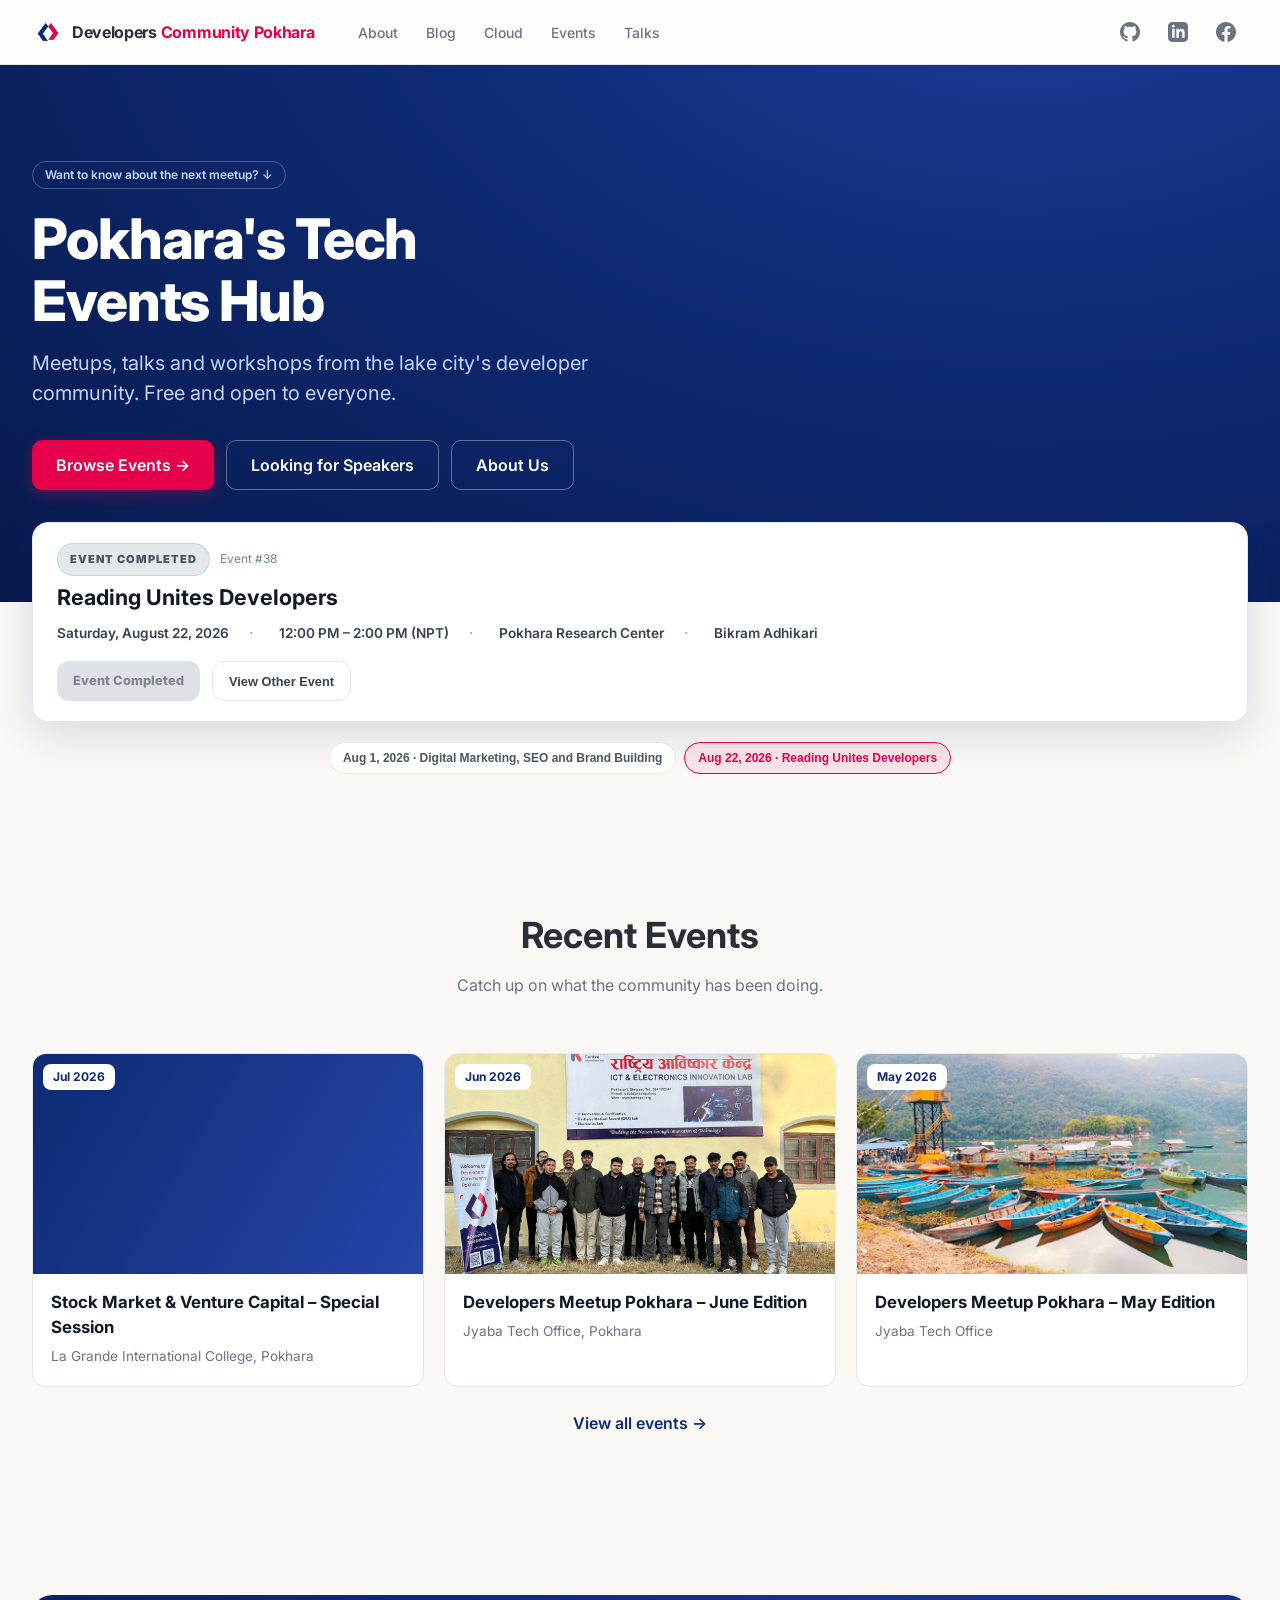
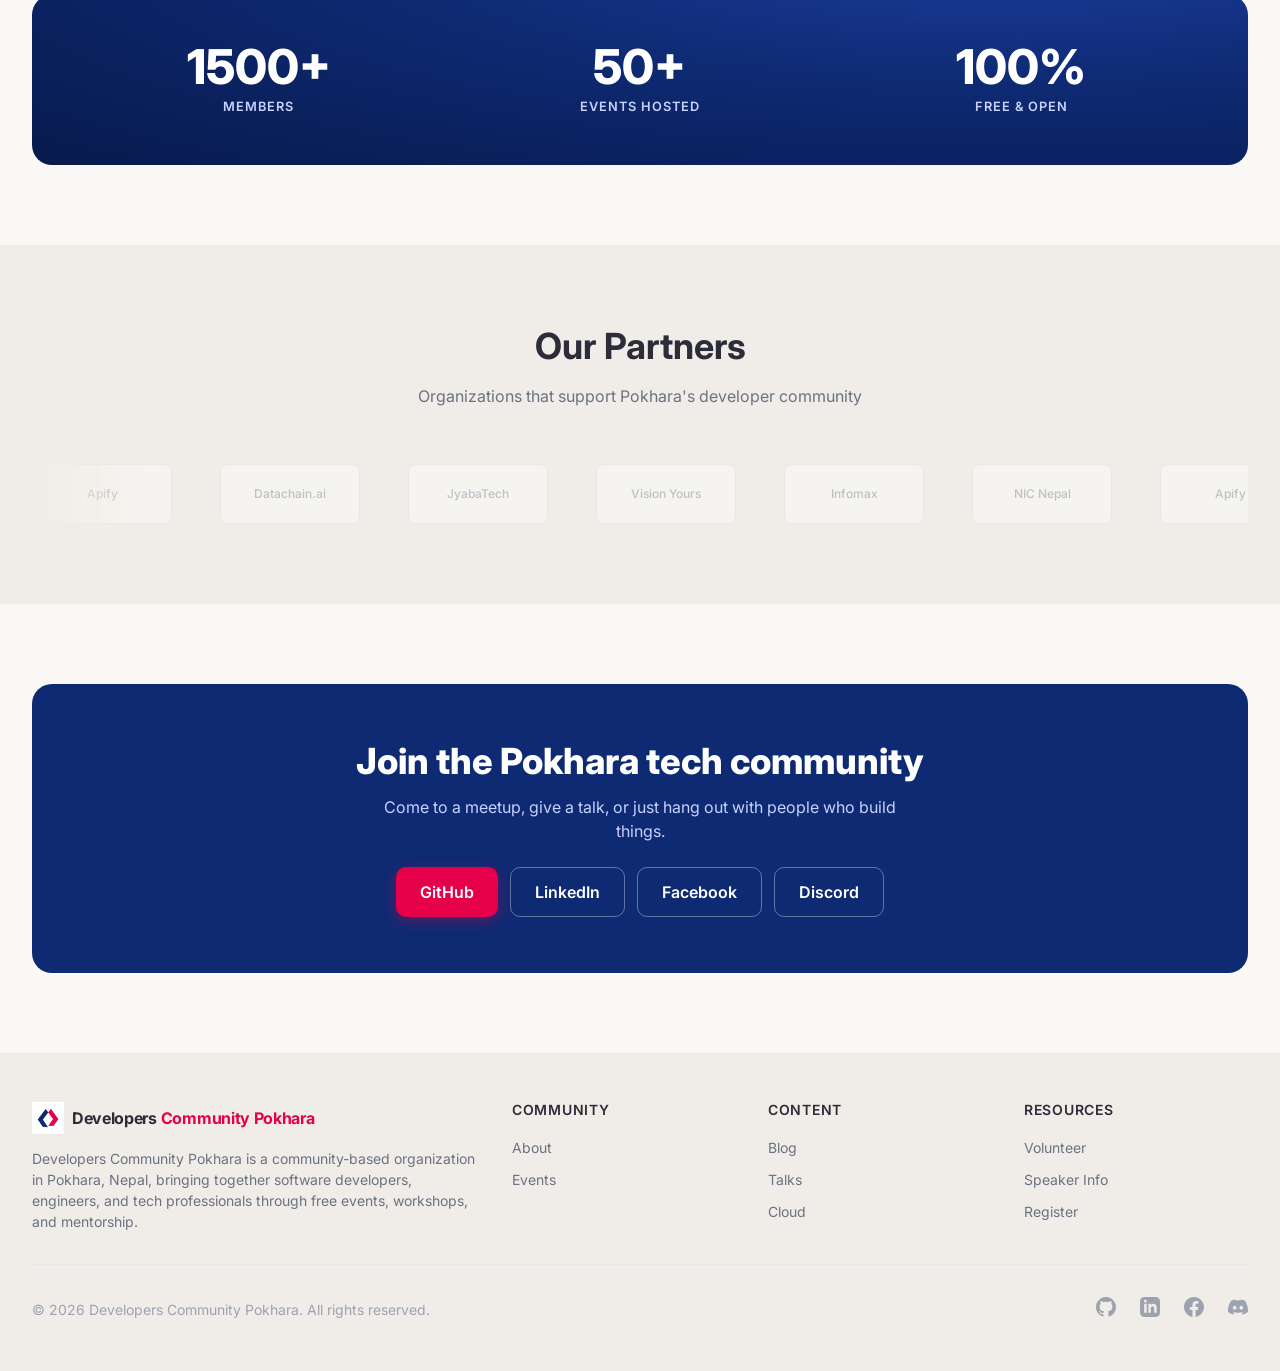
<file: index.html>
<!DOCTYPE html>
<html lang="en">

<head>
  <meta charset="utf-8" />
  <meta name="viewport" content="width=device-width, initial-scale=1" />
  <link rel="icon" type="image/png" href="images/developers community pokhara logo.png">
  <title>Developers Community Pokhara - Pokhara's Developer &amp; Tech Community</title>
  <meta name="description"
    content="Developers Community Pokhara is a community for software developers, engineers, and tech professionals in Pokhara, Nepal. Join free meetups, workshops, and events." />
  <link rel="preconnect" href="https://fonts.googleapis.com">
  <link rel="preconnect" href="https://fonts.gstatic.com" crossorigin>
  <link rel="preconnect" href="https://images.unsplash.com">
  <link href="https://fonts.googleapis.com/css2?family=Inter:wght@400;500;600;700&display=swap" rel="stylesheet">
  <link rel="stylesheet" href="css/style.css" />
</head>

<body>

  <!-- ===== HEADER ===== -->
  <header class="td-header td-header--sticky">
    <nav class="td-header__nav">
      <div class="td-header__inner">
        <div class="td-header__left">
          <a class="td-header__brand" href=".">
            <span class="td-logo" style="font-size:1rem;gap:0.5em;--logo-text-color:#2D2D3A">
              <span class="td-logo__icon" style="width:32px;height:32px">
                <img src="images/developers community pokhara logo.png" alt="Developers Community Pokhara"
                  style="width:100%;height:100%;object-fit:contain" />
              </span>
              <span class="td-logo__wordmark">
                <span class="td-logo__brand">Developers</span>
                <span class="td-logo__devs">Community Pokhara</span>
              </span>
            </span>
          </a>
          <div class="td-header__desktop-links">
            <a class="td-header__link" href="about.html">About</a>
            <a class="td-header__link" href="blog.html">Blog</a>
            <a class="td-header__link" href="cloud-project.html">Cloud</a>
            <a class="td-header__link" href="events.html">Events</a>
            <a class="td-header__link" href="talks.html">Talks</a>
          </div>
        </div>
        <div class="td-header__right">
          <div class="td-header__actions">
            <a class="td-header__link" href="https://github.com/dev-community-pokhara" target="_blank"
              rel="noopener noreferrer">
              <svg viewBox="0 0 24 24" fill="currentColor" class="w-5 h-5">
                <path
                  d="M12 0c-6.626 0-12 5.373-12 12 0 5.302 3.438 9.8 8.207 11.387.599.111.793-.261.793-.577v-2.234c-3.338.726-4.033-1.416-4.033-1.416-.546-1.387-1.333-1.756-1.333-1.756-1.089-.745.083-.729.083-.729 1.205.084 1.839 1.237 1.839 1.237 1.07 1.834 2.807 1.304 3.492.997.107-.775.418-1.305.762-1.604-2.665-.305-5.467-1.334-5.467-5.931 0-1.311.469-2.381 1.236-3.221-.124-.303-.535-1.524.117-3.176 0 0 1.008-.322 3.301 1.23.957-.266 1.983-.399 3.003-.404 1.02.005 2.047.138 3.006.404 2.291-1.552 3.297-1.23 3.297-1.23.653 1.653.242 2.874.118 3.176.77.84 1.235 1.911 1.235 3.221 0 4.609-2.807 5.624-5.479 5.921.43.372.823 1.102.823 2.222v3.293c0 .319.192.694.801.576 4.765-1.589 8.199-6.086 8.199-11.386 0-6.627-5.373-12-12-12z">
                </path>
              </svg>
            </a>
            <a class="td-header__link" href="https://www.linkedin.com/company/developers-community-pokhara"
              target="_blank" rel="noopener noreferrer">
              <svg viewBox="0 0 24 24" fill="currentColor" class="w-5 h-5">
                <path
                  d="M19 0h-14c-2.761 0-5 2.239-5 5v14c0 2.761 2.239 5 5 5h14c2.762 0 5-2.239 5-5v-14c0-2.761-2.238-5-5-5zm-11 19h-3v-11h3v11zm-1.5-12.268c-.966 0-1.75-.79-1.75-1.764s.784-1.764 1.75-1.764 1.75.79 1.75 1.764-.783 1.764-1.75 1.764zm13.5 12.268h-3v-5.604c0-3.368-4-3.113-4 0v5.604h-3v-11h3v1.765c1.396-2.586 7-2.777 7 2.476v6.759z">
                </path>
              </svg>
            </a>

            <a class="td-header__link" href="https://www.facebook.com/groups/developerscommunityinpokhara"
              target="_blank" rel="noopener noreferrer">
              <svg viewBox="0 0 24 24" fill="currentColor" class="w-5 h-5">
                <path
                  d="M24 12.073c0-6.627-5.373-12-12-12s-12 5.373-12 12c0 5.99 4.388 10.954 10.125 11.854v-8.385H7.078v-3.47h3.047V9.43c0-3.007 1.792-4.669 4.533-4.669 1.312 0 2.686.235 2.686.235v2.953H15.83c-1.491 0-1.956.925-1.956 1.874v2.25h3.328l-.532 3.47h-2.796v8.385C19.612 23.027 24 18.062 24 12.073z">
                </path>
              </svg>
            </a>
          </div>
          <button class="td-header__hamburger" aria-label="Toggle menu" aria-expanded="false">
            <svg fill="none" viewBox="0 0 24 24" stroke="currentColor">
              <path stroke-linecap="round" stroke-linejoin="round" stroke-width="2" d="M4 6h16M4 12h16M4 18h16"></path>
            </svg>
          </button>
        </div>
      </div>
      <div class="td-header__mobile-menu">
        <div class="td-header__mobile-inner">
          <a class="td-header__link" href="about.html">About</a>
          <a class="td-header__link" href="blog.html">Blog</a>
          <a class="td-header__link" href="cloud-project.html">Cloud</a>
          <a class="td-header__link" href="events.html">Events</a>
          <a class="td-header__link" href="talks.html">Talks</a>
          <a class="td-header__link" href="https://github.com/dev-community-pokhara" target="_blank"
            rel="noopener noreferrer">
            <svg viewBox="0 0 24 24" fill="currentColor" class="w-5 h-5">
              <path
                d="M12 0c-6.626 0-12 5.373-12 12 0 5.302 3.438 9.8 8.207 11.387.599.111.793-.261.793-.577v-2.234c-3.338.726-4.033-1.416-4.033-1.416-.546-1.387-1.333-1.756-1.333-1.756-1.089-.745.083-.729.083-.729 1.205.084 1.839 1.237 1.839 1.237 1.07 1.834 2.807 1.304 3.492.997.107-.775.418-1.305.762-1.604-2.665-.305-5.467-1.334-5.467-5.931 0-1.311.469-2.381 1.236-3.221-.124-.303-.535-1.524.117-3.176 0 0 1.008-.322 3.301 1.23.957-.266 1.983-.399 3.003-.404 1.02.005 2.047.138 3.006.404 2.291-1.552 3.297-1.23 3.297-1.23.653 1.653.242 2.874.118 3.176.77.84 1.235 1.911 1.235 3.221 0 4.609-2.807 5.624-5.479 5.921.43.372.823 1.102.823 2.222v3.293c0 .319.192.694.801.576 4.765-1.589 8.199-6.086 8.199-11.386 0-6.627-5.373-12-12-12z">
              </path>
            </svg>
          </a>
          <a class="td-header__link" href="https://www.linkedin.com/company/developers-community-pokhara"
            target="_blank" rel="noopener noreferrer">
            <svg viewBox="0 0 24 24" fill="currentColor" class="w-5 h-5">
              <path
                d="M19 0h-14c-2.761 0-5 2.239-5 5v14c0 2.761 2.239 5 5 5h14c2.762 0 5-2.239 5-5v-14c0-2.761-2.238-5-5-5zm-11 19h-3v-11h3v11zm-1.5-12.268c-.966 0-1.75-.79-1.75-1.764s.784-1.764 1.75-1.764 1.75.79 1.75 1.764-.783 1.764-1.75 1.764zm13.5 12.268h-3v-5.604c0-3.368-4-3.113-4 0v5.604h-3v-11h3v1.765c1.396-2.586 7-2.777 7 2.476v6.759z">
              </path>
            </svg>
          </a>

          <a class="td-header__link" href="https://www.facebook.com/groups/developerscommunityinpokhara" target="_blank"
            rel="noopener noreferrer">
            <svg viewBox="0 0 24 24" fill="currentColor" class="w-5 h-5">
              <path
                d="M24 12.073c0-6.627-5.373-12-12-12s-12 5.373-12 12c0 5.99 4.388 10.954 10.125 11.854v-8.385H7.078v-3.47h3.047V9.43c0-3.007 1.792-4.669 4.533-4.669 1.312 0 2.686.235 2.686.235v2.953H15.83c-1.491 0-1.956.925-1.956 1.874v2.25h3.328l-.532 3.47h-2.796v8.385C19.612 23.027 24 18.062 24 12.073z">
              </path>
            </svg>
          </a>
        </div>
      </div>
    </nav>
  </header>

  <section class="hero-v2">
    <div class="container">
      <a class="hero-v2__badge hero-v2__badge--link" href="#events">Want to know about the next meetup? ↓</a>
      <h1 class="hero-v2__title">Pokhara's Tech<br>Events Hub</h1>
      <p class="hero-v2__subtitle">Meetups, talks and workshops from the lake city's developer community. Free and open
        to everyone.</p>
      <div class="hero-v2__actions">
        <a href="events.html" class="btn-v2 btn-v2--crimson">Browse Events →</a>
        <button type="button" class="btn-v2 btn-v2--outline" id="speakerDialogBtn">Looking for Speakers</button>
        <a href="about.html" class="btn-v2 btn-v2--outline">About Us</a>
      </div>
    </div>
  </section>
  <section class="events-section events-section--overlap" id="events">
    <div class="container">

      <!--
          ONE dynamic event section.
          JavaScript automatically decides whether the selected event is
          "Upcoming Event" or "Past Event" according to its date.
        -->
      <article class="event-card" id="eventCard">

        <div class="event-info">
          <div class="status-row">
            <span class="event-status" id="eventStatus">UPCOMING EVENT</span>
            <span class="event-number" id="eventNumber"></span>
          </div>

          <h2 id="eventTitle"></h2>
          <p class="event-subtitle" id="eventSubtitle"></p>

          <div class="event-details">
            <div class="detail">
              <div>
                <small>Date</small>
                <strong id="eventDate"></strong>
              </div>
            </div>

            <div class="detail">
              <div>
                <small>Time</small>
                <strong id="eventTime"></strong>
              </div>
            </div>

            <div class="detail">
              <div>
                <small>Venue</small>
                <strong id="eventVenue"></strong>
              </div>
            </div>

            <div class="detail">
              <div>
                <small>Speaker</small>
                <strong id="eventSpeaker"></strong>
              </div>
            </div>
          </div>

          <p class="event-description" id="eventDescription"></p>

          <div class="event-actions">
            <a id="eventButton" class="primary-btn" href="#" target="_blank" rel="noopener">
              Register on Luma →
            </a>
            <button id="nextEventButton" class="secondary-btn" type="button">
              View Other Event
            </button>
          </div>
        </div>

        <div class="poster-wrapper">
          <div class="poster-label" id="posterLabel">EVENT POSTER</div>
          <img id="eventPoster" src="images/event-poster.jpg" alt="Developers Community Pokhara event poster" />
        </div>

      </article>

      <div class="event-navigation" id="eventNavigation"></div>

    </div>
  </section>

  <!-- ===== RECENT EVENTS ===== -->
  <section class="section">
    <div class="container">
      <div class="section__header text-center">
        <h2 class="section__title">Recent Events</h2>
        <p class="section__subtitle">Catch up on what the community has been doing.</p>
      </div>
      <div class="event-grid-v2">
        <a class="event-card-v2" href="events/event_details.html?slug=stock-market-vc-2026">
          <div class="event-card-v2__media">
            <span class="event-card-v2__date">Jul 2026</span>
          </div>
          <div class="event-card-v2__body">
            <div class="event-card-v2__title">Stock Market &amp; Venture Capital &ndash; Special Session</div>
            <div class="event-card-v2__meta">La Grande International College, Pokhara</div>
          </div>
        </a>
        <a class="event-card-v2" href="events/event_details.html?slug=meetup-june-2026">
          <div class="event-card-v2__media">
            <img src="images/events/meetup-21-group.jpg" alt="" loading="lazy" />
            <span class="event-card-v2__date">Jun 2026</span>
          </div>
          <div class="event-card-v2__body">
            <div class="event-card-v2__title">Developers Meetup Pokhara &ndash; June Edition</div>
            <div class="event-card-v2__meta">Jyaba Tech Office, Pokhara</div>
          </div>
        </a>
        <a class="event-card-v2" href="events/event_details.html?slug=meetup-may-2026">
          <div class="event-card-v2__media">
            <img src="images/events/fewa-lake-pokhara.jpg" alt="" loading="lazy" />
            <span class="event-card-v2__date">May 2026</span>
          </div>
          <div class="event-card-v2__body">
            <div class="event-card-v2__title">Developers Meetup Pokhara &ndash; May Edition</div>
            <div class="event-card-v2__meta">Jyaba Tech Office</div>
          </div>
        </a>
      </div>
      <p style="text-align:center;margin-top:1.5rem;">
        <a href="events.html" style="color:var(--lake);font-weight:600;">View all events &rarr;</a>
      </p>
    </div>
  </section>

  <!-- ===== STATS ===== -->
  <section class="section">
    <div class="container">
      <div class="stats-v2">
        <div class="stats-v2__item">
          <div class="stats-v2__number">1500+</div>
          <div class="stats-v2__label">Members</div>
        </div>
        <div class="stats-v2__item">
          <div class="stats-v2__number">50+</div>
          <div class="stats-v2__label">Events Hosted</div>
        </div>
        <div class="stats-v2__item">
          <div class="stats-v2__number">100%</div>
          <div class="stats-v2__label">Free &amp; Open</div>
        </div>
      </div>
    </div>
  </section>

  <!-- ===== SPONSOR MARQUEE ===== -->
  <section class="section section--alt">
    <div class="container">
      <div class="section__header text-center">
        <h2 class="section__title">Our Partners</h2>
        <p class="section__subtitle">Organizations that support Pokhara's developer community</p>
      </div>
      <div class="td-logo-marquee td-logo-marquee--pause-on-hover" style="--marquee-speed:30s;--marquee-gap:3rem">
        <div class="td-logo-marquee__wrapper">
          <div class="td-logo-marquee__track">
            <div class="td-logo-marquee__item">
              <div class="td-logo-marquee__logo"
                style="width:140px;height:60px;background:var(--bg);border:1px solid var(--border);border-radius:0.5rem;display:flex;align-items:center;justify-content:center;color:var(--text-muted);font-size:0.75rem;font-weight:500">
                Apify</div>
            </div>
            <div class="td-logo-marquee__item">
              <div class="td-logo-marquee__logo"
                style="width:140px;height:60px;background:var(--bg);border:1px solid var(--border);border-radius:0.5rem;display:flex;align-items:center;justify-content:center;color:var(--text-muted);font-size:0.75rem;font-weight:500">
                Datachain.ai</div>
            </div>
            <div class="td-logo-marquee__item">
              <div class="td-logo-marquee__logo"
                style="width:140px;height:60px;background:var(--bg);border:1px solid var(--border);border-radius:0.5rem;display:flex;align-items:center;justify-content:center;color:var(--text-muted);font-size:0.75rem;font-weight:500">
                JyabaTech</div>
            </div>
            <div class="td-logo-marquee__item">
              <div class="td-logo-marquee__logo"
                style="width:140px;height:60px;background:var(--bg);border:1px solid var(--border);border-radius:0.5rem;display:flex;align-items:center;justify-content:center;color:var(--text-muted);font-size:0.75rem;font-weight:500">
                Vision Yours</div>
            </div>
            <div class="td-logo-marquee__item">
              <div class="td-logo-marquee__logo"
                style="width:140px;height:60px;background:var(--bg);border:1px solid var(--border);border-radius:0.5rem;display:flex;align-items:center;justify-content:center;color:var(--text-muted);font-size:0.75rem;font-weight:500">
                Infomax</div>
            </div>
            <div class="td-logo-marquee__item">
              <div class="td-logo-marquee__logo"
                style="width:140px;height:60px;background:var(--bg);border:1px solid var(--border);border-radius:0.5rem;display:flex;align-items:center;justify-content:center;color:var(--text-muted);font-size:0.75rem;font-weight:500">
                NIC Nepal</div>
            </div>
          </div>
          <div class="td-logo-marquee__track">
            <div class="td-logo-marquee__item">
              <div class="td-logo-marquee__logo"
                style="width:140px;height:60px;background:var(--bg);border:1px solid var(--border);border-radius:0.5rem;display:flex;align-items:center;justify-content:center;color:var(--text-muted);font-size:0.75rem;font-weight:500">
                Apify</div>
            </div>
            <div class="td-logo-marquee__item">
              <div class="td-logo-marquee__logo"
                style="width:140px;height:60px;background:var(--bg);border:1px solid var(--border);border-radius:0.5rem;display:flex;align-items:center;justify-content:center;color:var(--text-muted);font-size:0.75rem;font-weight:500">
                Datachain.ai</div>
            </div>
            <div class="td-logo-marquee__item">
              <div class="td-logo-marquee__logo"
                style="width:140px;height:60px;background:var(--bg);border:1px solid var(--border);border-radius:0.5rem;display:flex;align-items:center;justify-content:center;color:var(--text-muted);font-size:0.75rem;font-weight:500">
                JyabaTech</div>
            </div>
            <div class="td-logo-marquee__item">
              <div class="td-logo-marquee__logo"
                style="width:140px;height:60px;background:var(--bg);border:1px solid var(--border);border-radius:0.5rem;display:flex;align-items:center;justify-content:center;color:var(--text-muted);font-size:0.75rem;font-weight:500">
                Vision Yours</div>
            </div>
            <div class="td-logo-marquee__item">
              <div class="td-logo-marquee__logo"
                style="width:140px;height:60px;background:var(--bg);border:1px solid var(--border);border-radius:0.5rem;display:flex;align-items:center;justify-content:center;color:var(--text-muted);font-size:0.75rem;font-weight:500">
                Infomax</div>
            </div>
            <div class="td-logo-marquee__item">
              <div class="td-logo-marquee__logo"
                style="width:140px;height:60px;background:var(--bg);border:1px solid var(--border);border-radius:0.5rem;display:flex;align-items:center;justify-content:center;color:var(--text-muted);font-size:0.75rem;font-weight:500">
                NIC Nepal</div>
            </div>
          </div>
        </div>
      </div>
    </div>
  </section>

  <!-- ===== JOIN CTA ===== -->
  <section class="section">
    <div class="container">
      <div class="cta-panel-v2">
        <h2>Join the Pokhara tech community</h2>
        <p>Come to a meetup, give a talk, or just hang out with people who build things.</p>
        <div class="cta-panel-v2__actions">
          <a href="https://github.com/dev-community-pokhara" target="_blank" rel="noopener noreferrer"
            class="btn-v2 btn-v2--crimson">GitHub</a>
          <a href="https://www.linkedin.com/company/developers-community-pokhara" target="_blank"
            rel="noopener noreferrer" class="btn-v2 btn-v2--outline">LinkedIn</a>
          <a href="https://www.facebook.com/groups/developerscommunityinpokhara" target="_blank"
            rel="noopener noreferrer" class="btn-v2 btn-v2--outline">Facebook</a>
          <a href="https://discord.gg/6EjtZraef" target="_blank" rel="noopener noreferrer"
            class="btn-v2 btn-v2--outline">Discord</a>
        </div>
      </div>
    </div>
  </section>

  <!-- ===== FOOTER ===== -->
  <footer class="td-footer">
    <div class="td-footer__container">
      <div class="td-footer__grid">
        <div>
          <span class="td-logo" style="font-size:1rem;gap:0.5em;--logo-text-color:#2D2D3A">
            <span class="td-logo__icon" style="width:32px;height:32px">
              <img src="images/developers community pokhara logo.png" alt="Developers Community Pokhara"
                style="width:100%;height:100%;object-fit:contain" />
            </span>
            <span class="td-logo__wordmark">
              <span class="td-logo__brand">Developers</span>
              <span class="td-logo__devs">Community Pokhara</span>
            </span>
          </span>
          <p class="td-footer__description">
            Developers Community Pokhara is a community-based organization in Pokhara, Nepal, bringing together software
            developers, engineers, and tech professionals through free events, workshops, and mentorship.
          </p>
        </div>
        <div class="td-footer__link-group">
          <h3>Community</h3>
          <ul>
            <li><a href="about.html">About</a></li>
            <li><a href="events.html">Events</a></li>
          </ul>
        </div>
        <div class="td-footer__link-group">
          <h3>Content</h3>
          <ul>
            <li><a href="blog.html">Blog</a></li>
            <li><a href="talks.html">Talks</a></li>
            <li><a href="cloud-project.html">Cloud</a></li>
          </ul>
        </div>
        <div class="td-footer__link-group">
          <h3>Resources</h3>
          <ul>
            <li><a href="about.html">Volunteer</a></li>
            <li><a href="talks.html">Speaker Info</a></li>
            <li><a href="https://luma.com/5nzn4na1" target="_blank" rel="noopener noreferrer">Register</a></li>
          </ul>
        </div>
      </div>
      <div class="td-footer__bottom">
        <p class="td-footer__copyright">&copy; <span id="year">2026</span> Developers Community Pokhara. All rights reserved.</p>
        <div class="td-footer__socials">
          <a class="td-footer__social-link" href="https://github.com/dev-community-pokhara" target="_blank"
            rel="noopener noreferrer" aria-label="GitHub">
            <svg viewBox="0 0 24 24" fill="currentColor">
              <path
                d="M12 0c-6.626 0-12 5.373-12 12 0 5.302 3.438 9.8 8.207 11.387.599.111.793-.261.793-.577v-2.234c-3.338.726-4.033-1.416-4.033-1.416-.546-1.387-1.333-1.756-1.333-1.756-1.089-.745.083-.729.083-.729 1.205.084 1.839 1.237 1.839 1.237 1.07 1.834 2.807 1.304 3.492.997.107-.775.418-1.305.762-1.604-2.665-.305-5.467-1.334-5.467-5.931 0-1.311.469-2.381 1.236-3.221-.124-.303-.535-1.524.117-3.176 0 0 1.008-.322 3.301 1.23.957-.266 1.983-.399 3.003-.404 1.02.005 2.047.138 3.006.404 2.291-1.552 3.297-1.23 3.297-1.23.653 1.653.242 2.874.118 3.176.77.84 1.235 1.911 1.235 3.221 0 4.609-2.807 5.624-5.479 5.921.43.372.823 1.102.823 2.222v3.293c0 .319.192.694.801.576 4.765-1.589 8.199-6.086 8.199-11.386 0-6.627-5.373-12-12-12z">
              </path>
            </svg>
          </a>
          <a class="td-footer__social-link" href="https://www.linkedin.com/company/developers-community-pokhara"
            target="_blank" rel="noopener noreferrer" aria-label="LinkedIn">
            <svg viewBox="0 0 24 24" fill="currentColor">
              <path
                d="M19 0h-14c-2.761 0-5 2.239-5 5v14c0 2.761 2.239 5 5 5h14c2.762 0 5-2.239 5-5v-14c0-2.761-2.238-5-5-5zm-11 19h-3v-11h3v11zm-1.5-12.268c-.966 0-1.75-.79-1.75-1.764s.784-1.764 1.75-1.764 1.75.79 1.75 1.764-.783 1.764-1.75 1.764zm13.5 12.268h-3v-5.604c0-3.368-4-3.113-4 0v5.604h-3v-11h3v1.765c1.396-2.586 7-2.777 7 2.476v6.759z">
              </path>
            </svg>
          </a>

          <a class="td-footer__social-link" href="https://www.facebook.com/groups/developerscommunityinpokhara"
            target="_blank" rel="noopener noreferrer" aria-label="Facebook">
            <svg viewBox="0 0 24 24" fill="currentColor">
              <path
                d="M24 12.073c0-6.627-5.373-12-12-12s-12 5.373-12 12c0 5.99 4.388 10.954 10.125 11.854v-8.385H7.078v-3.47h3.047V9.43c0-3.007 1.792-4.669 4.533-4.669 1.312 0 2.686.235 2.686.235v2.953H15.83c-1.491 0-1.956.925-1.956 1.874v2.25h3.328l-.532 3.47h-2.796v8.385C19.612 23.027 24 18.062 24 12.073z">
              </path>
            </svg>
          </a>
          <a class="td-footer__social-link" href="https://discord.gg/6EjtZraef" target="_blank"
            rel="noopener noreferrer" aria-label="Discord">
            <svg viewBox="0 0 24 24" fill="currentColor">
              <path
                d="M20.317 4.37a19.79 19.79 0 0 0-4.885-1.515.074.074 0 0 0-.079.037c-.21.375-.444.864-.608 1.25a18.27 18.27 0 0 0-5.487 0 12.64 12.64 0 0 0-.617-1.25.077.077 0 0 0-.079-.037A19.736 19.736 0 0 0 3.677 4.37a.07.07 0 0 0-.032.027C.533 9.046-.32 13.58.099 18.057a.082.082 0 0 0 .031.057 19.9 19.9 0 0 0 5.993 3.03.078.078 0 0 0 .084-.028c.462-.63.874-1.295 1.226-1.994a.076.076 0 0 0-.041-.106 13.107 13.107 0 0 1-1.872-.892.077.077 0 0 1-.008-.128c.126-.094.252-.192.372-.291a.074.074 0 0 1 .077-.01c3.928 1.793 8.18 1.793 12.062 0a.074.074 0 0 1 .078.01c.12.098.246.198.373.292a.077.077 0 0 1-.006.127 12.299 12.299 0 0 1-1.873.892.077.077 0 0 0-.041.107c.36.698.772 1.362 1.225 1.993a.076.076 0 0 0 .084.028 19.839 19.839 0 0 0 6.002-3.03.077.077 0 0 0 .032-.054c.5-5.177-.838-9.674-3.549-13.66a.061.061 0 0 0-.031-.03zM8.02 15.33c-1.183 0-2.157-1.085-2.157-2.419 0-1.333.956-2.419 2.157-2.419 1.21 0 2.176 1.096 2.157 2.42 0 1.333-.956 2.418-2.157 2.418zm7.975 0c-1.183 0-2.157-1.085-2.157-2.419 0-1.333.955-2.419 2.157-2.419 1.21 0 2.176 1.096 2.157 2.42 0 1.333-.946 2.418-2.157 2.418z">
              </path>
            </svg>
          </a>
        </div>
      </div>
    </div>
  </footer>

  <script src="js/script.js"></script>

  <dialog id="speakerDialog" class="speaker-dialog" aria-labelledby="speakerDialogTitle">
    <div class="speaker-dialog__inner">
      <h3 id="speakerDialogTitle">Become a Speaker</h3>
      <p>We're always looking for speakers for upcoming meetups — first-time speakers welcome. Share a project, a
        lesson learned, or a deep dive into something you love.</p>
      <div class="speaker-dialog__actions">
        <a href="https://discord.gg/6EjtZraef" target="_blank" rel="noopener noreferrer"
          class="btn-v2 btn-v2--crimson">Join our Discord</a>
        <a href="talks.html" class="btn-v2 btn-v2--ghost">Speaker Info</a>
        <button type="button" class="btn-v2 btn-v2--ghost" id="speakerDialogClose">Close</button>
      </div>
    </div>
  </dialog>
  <script>
    const speakerDialog = document.getElementById('speakerDialog');
    document.getElementById('speakerDialogBtn').addEventListener('click', () => speakerDialog.showModal());
    document.getElementById('speakerDialogClose').addEventListener('click', () => speakerDialog.close());
    speakerDialog.addEventListener('click', (e) => { if (e.target === speakerDialog) speakerDialog.close(); });
  </script>

</body>

</html>
</file>
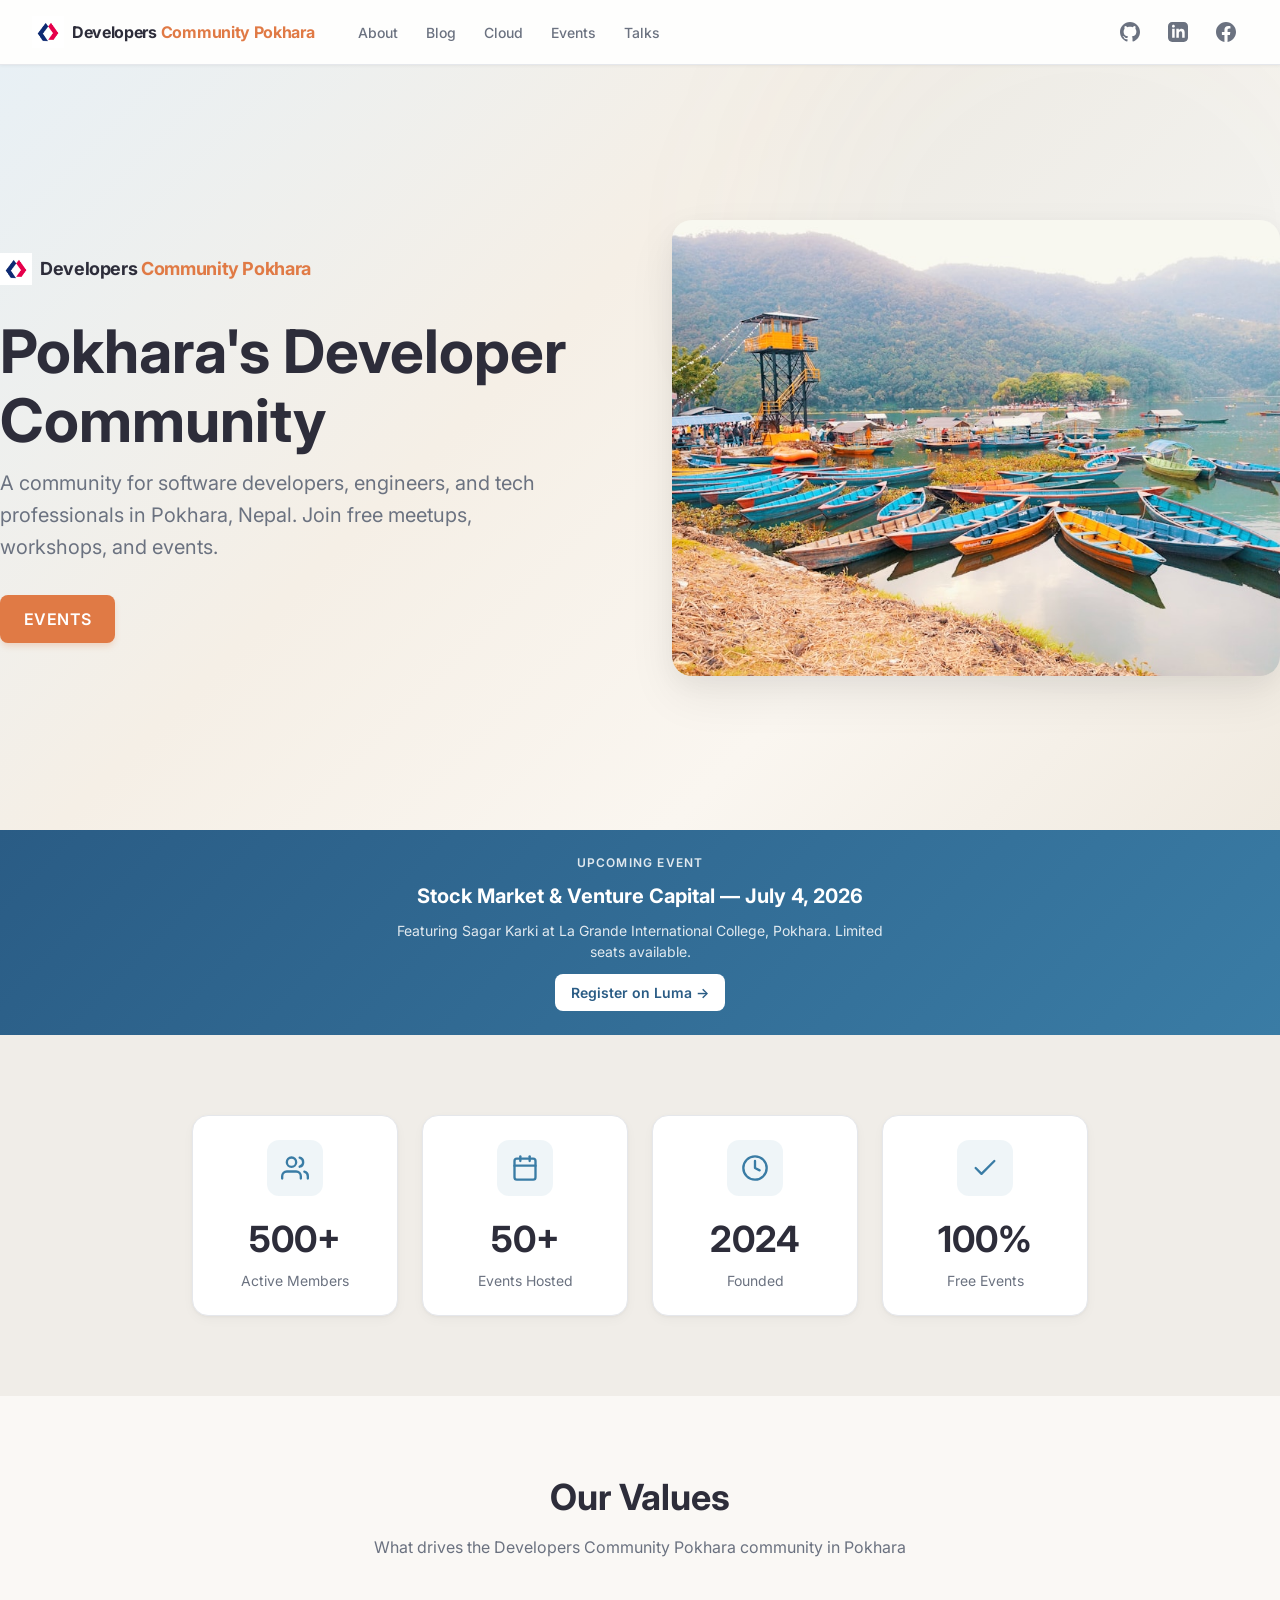
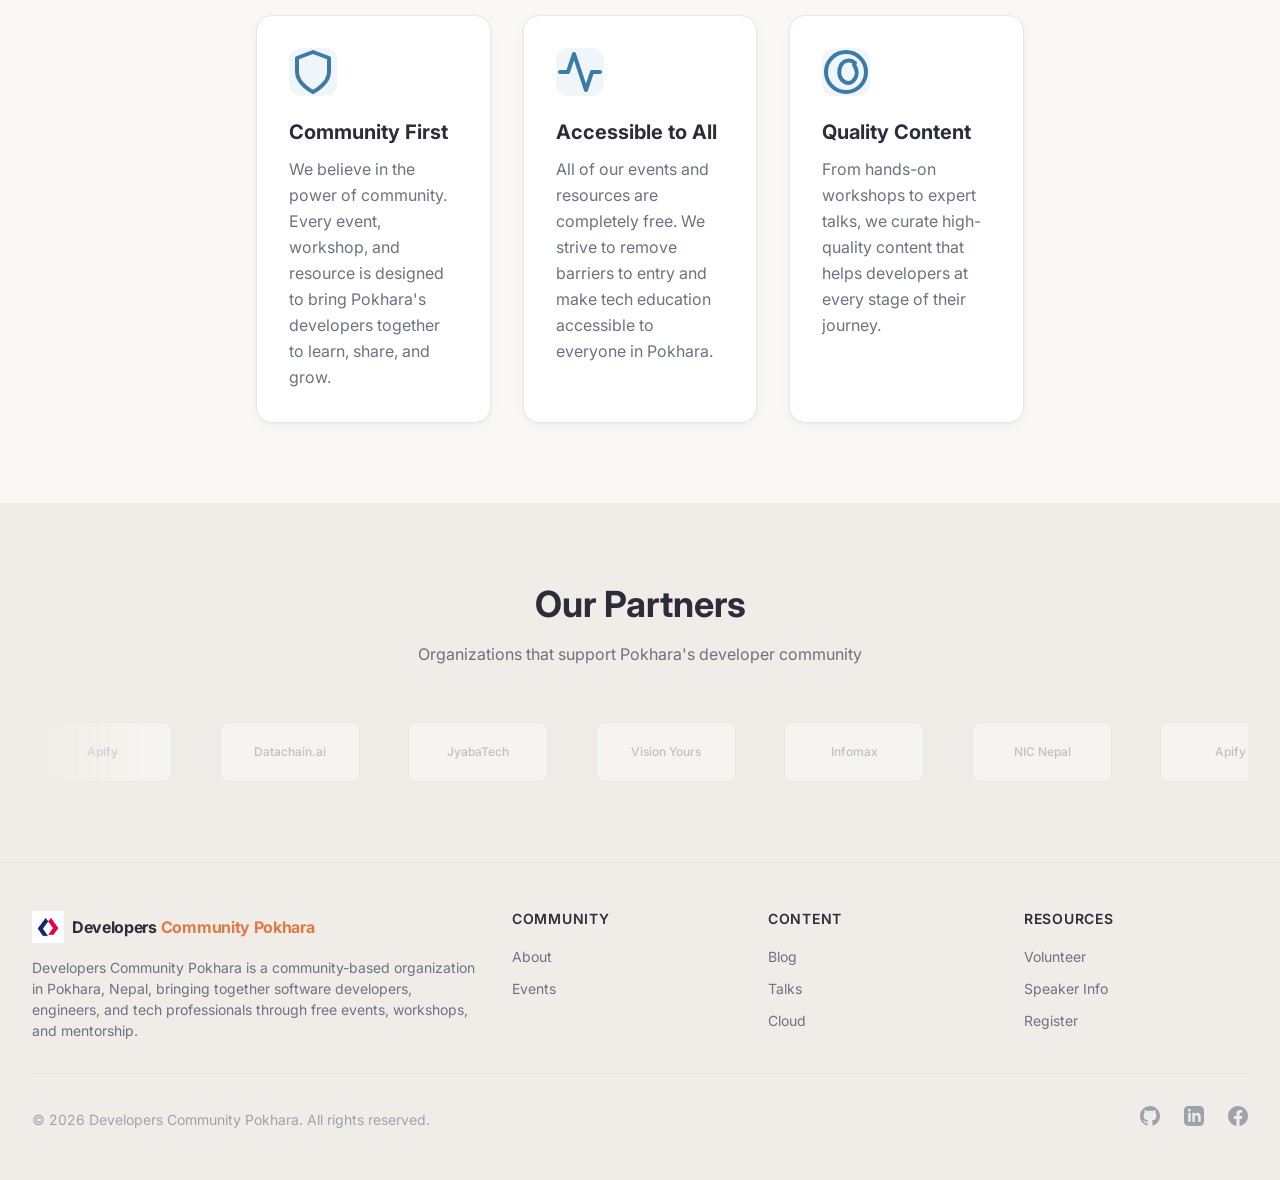
<file: Jyaba-tech-master/index.html>
<!DOCTYPE html>
<html lang="en">
<head>
  <meta charset="utf-8" />
  <meta name="viewport" content="width=device-width, initial-scale=1" />
  <title>Developers Community Pokhara - Pokhara's Developer &amp; Tech Community</title>
  <meta name="description" content="Developers Community Pokhara is a community for software developers, engineers, and tech professionals in Pokhara, Nepal. Join free meetups, workshops, and events." />
  <link rel="preconnect" href="https://fonts.googleapis.com">
  <link rel="preconnect" href="https://fonts.gstatic.com" crossorigin>
  <link rel="preconnect" href="https://images.unsplash.com">
  <link href="https://fonts.googleapis.com/css2?family=Inter:wght@400;500;600;700&display=swap" rel="stylesheet">
  <link rel="stylesheet" href="css/style.css" />
</head>
<body>

  <!-- ===== HEADER ===== -->
  <header class="td-header td-header--sticky">
    <nav class="td-header__nav">
      <div class="td-header__inner">
        <div class="td-header__left">
          <a class="td-header__brand" href=".">
            <span class="td-logo" style="font-size:1rem;gap:0.5em;--logo-text-color:#2D2D3A">
              <span class="td-logo__icon" style="width:32px;height:32px">
                <img src="images/developers community pokhara logo.png" alt="Developers Community Pokhara" style="width:100%;height:100%;object-fit:contain" />
              </span>
              <span class="td-logo__wordmark">
                <span class="td-logo__brand">Developers</span>
                <span class="td-logo__devs">Community Pokhara</span>
              </span>
            </span>
          </a>
          <div class="td-header__desktop-links">
            <a class="td-header__link" href="about.html">About</a>
            <a class="td-header__link" href="blog.html">Blog</a>
            <a class="td-header__link" href="cloud-project.html">Cloud</a>
            <a class="td-header__link" href="events.html">Events</a>
            <a class="td-header__link" href="talks.html">Talks</a>
          </div>
        </div>
        <div class="td-header__right">
          <div class="td-header__actions">
            <a class="td-header__link" href="https://github.com/dev-community-pokhara" target="_blank" rel="noopener noreferrer">
              <svg viewBox="0 0 24 24" fill="currentColor" class="w-5 h-5"><path d="M12 0c-6.626 0-12 5.373-12 12 0 5.302 3.438 9.8 8.207 11.387.599.111.793-.261.793-.577v-2.234c-3.338.726-4.033-1.416-4.033-1.416-.546-1.387-1.333-1.756-1.333-1.756-1.089-.745.083-.729.083-.729 1.205.084 1.839 1.237 1.839 1.237 1.07 1.834 2.807 1.304 3.492.997.107-.775.418-1.305.762-1.604-2.665-.305-5.467-1.334-5.467-5.931 0-1.311.469-2.381 1.236-3.221-.124-.303-.535-1.524.117-3.176 0 0 1.008-.322 3.301 1.23.957-.266 1.983-.399 3.003-.404 1.02.005 2.047.138 3.006.404 2.291-1.552 3.297-1.23 3.297-1.23.653 1.653.242 2.874.118 3.176.77.84 1.235 1.911 1.235 3.221 0 4.609-2.807 5.624-5.479 5.921.43.372.823 1.102.823 2.222v3.293c0 .319.192.694.801.576 4.765-1.589 8.199-6.086 8.199-11.386 0-6.627-5.373-12-12-12z"></path></svg>
            </a>
            <a class="td-header__link" href="https://www.linkedin.com/company/developers-community-pokhara" target="_blank" rel="noopener noreferrer">
              <svg viewBox="0 0 24 24" fill="currentColor" class="w-5 h-5"><path d="M19 0h-14c-2.761 0-5 2.239-5 5v14c0 2.761 2.239 5 5 5h14c2.762 0 5-2.239 5-5v-14c0-2.761-2.238-5-5-5zm-11 19h-3v-11h3v11zm-1.5-12.268c-.966 0-1.75-.79-1.75-1.764s.784-1.764 1.75-1.764 1.75.79 1.75 1.764-.783 1.764-1.75 1.764zm13.5 12.268h-3v-5.604c0-3.368-4-3.113-4 0v5.604h-3v-11h3v1.765c1.396-2.586 7-2.777 7 2.476v6.759z"></path></svg>
            </a>

            <a class="td-header__link" href="https://www.facebook.com/groups/developerscommunityinpokhara" target="_blank" rel="noopener noreferrer">
              <svg viewBox="0 0 24 24" fill="currentColor" class="w-5 h-5"><path d="M24 12.073c0-6.627-5.373-12-12-12s-12 5.373-12 12c0 5.99 4.388 10.954 10.125 11.854v-8.385H7.078v-3.47h3.047V9.43c0-3.007 1.792-4.669 4.533-4.669 1.312 0 2.686.235 2.686.235v2.953H15.83c-1.491 0-1.956.925-1.956 1.874v2.25h3.328l-.532 3.47h-2.796v8.385C19.612 23.027 24 18.062 24 12.073z"></path></svg>
            </a>
          </div>
          <button class="td-header__hamburger" aria-label="Toggle menu" aria-expanded="false">
            <svg fill="none" viewBox="0 0 24 24" stroke="currentColor"><path stroke-linecap="round" stroke-linejoin="round" stroke-width="2" d="M4 6h16M4 12h16M4 18h16"></path></svg>
          </button>
        </div>
      </div>
      <div class="td-header__mobile-menu">
        <div class="td-header__mobile-inner">
          <a class="td-header__link" href="about.html">About</a>
          <a class="td-header__link" href="blog.html">Blog</a>
          <a class="td-header__link" href="cloud-project.html">Cloud</a>
          <a class="td-header__link" href="events.html">Events</a>
          <a class="td-header__link" href="talks.html">Talks</a>
          <a class="td-header__link" href="https://github.com/dev-community-pokhara" target="_blank" rel="noopener noreferrer">
            <svg viewBox="0 0 24 24" fill="currentColor" class="w-5 h-5"><path d="M12 0c-6.626 0-12 5.373-12 12 0 5.302 3.438 9.8 8.207 11.387.599.111.793-.261.793-.577v-2.234c-3.338.726-4.033-1.416-4.033-1.416-.546-1.387-1.333-1.756-1.333-1.756-1.089-.745.083-.729.083-.729 1.205.084 1.839 1.237 1.839 1.237 1.07 1.834 2.807 1.304 3.492.997.107-.775.418-1.305.762-1.604-2.665-.305-5.467-1.334-5.467-5.931 0-1.311.469-2.381 1.236-3.221-.124-.303-.535-1.524.117-3.176 0 0 1.008-.322 3.301 1.23.957-.266 1.983-.399 3.003-.404 1.02.005 2.047.138 3.006.404 2.291-1.552 3.297-1.23 3.297-1.23.653 1.653.242 2.874.118 3.176.77.84 1.235 1.911 1.235 3.221 0 4.609-2.807 5.624-5.479 5.921.43.372.823 1.102.823 2.222v3.293c0 .319.192.694.801.576 4.765-1.589 8.199-6.086 8.199-11.386 0-6.627-5.373-12-12-12z"></path></svg>
          </a>
          <a class="td-header__link" href="https://www.linkedin.com/company/developers-community-pokhara" target="_blank" rel="noopener noreferrer">
            <svg viewBox="0 0 24 24" fill="currentColor" class="w-5 h-5"><path d="M19 0h-14c-2.761 0-5 2.239-5 5v14c0 2.761 2.239 5 5 5h14c2.762 0 5-2.239 5-5v-14c0-2.761-2.238-5-5-5zm-11 19h-3v-11h3v11zm-1.5-12.268c-.966 0-1.75-.79-1.75-1.764s.784-1.764 1.75-1.764 1.75.79 1.75 1.764-.783 1.764-1.75 1.764zm13.5 12.268h-3v-5.604c0-3.368-4-3.113-4 0v5.604h-3v-11h3v1.765c1.396-2.586 7-2.777 7 2.476v6.759z"></path></svg>
          </a>

          <a class="td-header__link" href="https://www.facebook.com/groups/developerscommunityinpokhara" target="_blank" rel="noopener noreferrer">
            <svg viewBox="0 0 24 24" fill="currentColor" class="w-5 h-5"><path d="M24 12.073c0-6.627-5.373-12-12-12s-12 5.373-12 12c0 5.99 4.388 10.954 10.125 11.854v-8.385H7.078v-3.47h3.047V9.43c0-3.007 1.792-4.669 4.533-4.669 1.312 0 2.686.235 2.686.235v2.953H15.83c-1.491 0-1.956.925-1.956 1.874v2.25h3.328l-.532 3.47h-2.796v8.385C19.612 23.027 24 18.062 24 12.073z"></path></svg>
          </a>
        </div>
      </div>
    </nav>
  </header>

  <!-- ===== HERO ===== -->
  <section class="hero">
    <div class="hero__bg"></div>
    <div class="hero__glow"></div>
    <div class="container hero__content">
      <div class="hero__inner">
        <div class="hero__text-col">
          <div class="hero__text-inner">
            <div style="display:flex;align-items:center;gap:0.5rem;margin-bottom:2rem">
              <span class="td-logo__icon" style="width:32px;height:32px;display:flex">
                <img src="images/developers community pokhara logo.png" alt="Developers Community Pokhara" style="width:100%;height:100%;object-fit:contain" />
              </span>
              <span style="font-weight:700;font-size:1.125rem;letter-spacing:-0.02em">
                <span style="color:var(--text-primary)">Developers</span>
                <span style="color:var(--sunset)">Community Pokhara</span>
              </span>
            </div>
            <h1 class="hero__title">Pokhara's Developer<br>Community</h1>
            <p class="hero__subtitle">A community for software developers, engineers, and tech professionals in Pokhara, Nepal. Join free meetups, workshops, and events.</p>
            <div class="hero__actions">
              <a href="events.html" class="td-button td-button--primary td-button--md">Events</a>
            </div>
          </div>
        </div>
        <div class="hero__image-col">
          <img src="images/events/fewa-lake-pokhara.jpg" alt="Fewa Lake, Pokhara - Colorful boats on the water" loading="lazy" />
        </div>
      </div>
    </div>
  </section>

  <!-- ===== UPCOMING EVENT ===== -->
  <section class="section" style="padding:1.5rem 0;background:linear-gradient(135deg,var(--lake-dark),var(--lake))">
    <div class="container">
      <div style="display:flex;flex-direction:column;gap:0.75rem;align-items:center;text-align:center;color:var(--white)">
        <span style="font-size:0.75rem;font-weight:600;text-transform:uppercase;letter-spacing:0.1em;opacity:0.85">Upcoming Event</span>
        <h3 style="font-size:1.25rem;font-weight:700">Stock Market & Venture Capital &mdash; July 4, 2026</h3>
        <p style="font-size:0.875rem;opacity:0.85;max-width:32rem">Featuring Sagar Karki at La Grande International College, Pokhara. Limited seats available.</p>
        <a href="https://luma.com/5nzn4na1" target="_blank" rel="noopener noreferrer" class="td-button td-button--primary td-button--sm" style="background:var(--white);color:var(--lake-dark);box-shadow:none;text-transform:none;letter-spacing:normal">Register on Luma &rarr;</a>
      </div>
    </div>
  </section>

  <!-- ===== STATS ===== -->
  <section class="section section--alt">
    <div class="container">
      <div class="stats-grid">
        <div class="stat-card">
          <div class="stat-card__icon">
            <svg viewBox="0 0 24 24" fill="none" stroke="currentColor" stroke-width="2" stroke-linecap="round" stroke-linejoin="round"><path d="M17 21v-2a4 4 0 0 0-4-4H5a4 4 0 0 0-4 4v2"></path><circle cx="9" cy="7" r="4"></circle><path d="M23 21v-2a4 4 0 0 0-3-3.87"></path><path d="M16 3.13a4 4 0 0 1 0 7.75"></path></svg>
          </div>
          <div class="stat-card__number">500+</div>
          <div class="stat-card__label">Active Members</div>
        </div>
        <div class="stat-card">
          <div class="stat-card__icon">
            <svg viewBox="0 0 24 24" fill="none" stroke="currentColor" stroke-width="2" stroke-linecap="round" stroke-linejoin="round"><path d="M8 2v4"></path><path d="M16 2v4"></path><rect x="3" y="4" width="18" height="18" rx="2"></rect><path d="M3 10h18"></path></svg>
          </div>
          <div class="stat-card__number">50+</div>
          <div class="stat-card__label">Events Hosted</div>
        </div>
        <div class="stat-card">
          <div class="stat-card__icon">
            <svg viewBox="0 0 24 24" fill="none" stroke="currentColor" stroke-width="2" stroke-linecap="round" stroke-linejoin="round"><circle cx="12" cy="12" r="10"></circle><polyline points="12 6 12 12 16 14"></polyline></svg>
          </div>
          <div class="stat-card__number">2024</div>
          <div class="stat-card__label">Founded</div>
        </div>
        <div class="stat-card">
          <div class="stat-card__icon">
            <svg viewBox="0 0 24 24" fill="none" stroke="currentColor" stroke-width="2" stroke-linecap="round" stroke-linejoin="round"><polyline points="20 6 9 17 4 12"></polyline></svg>
          </div>
          <div class="stat-card__number">100%</div>
          <div class="stat-card__label">Free Events</div>
        </div>
      </div>
    </div>
  </section>

  <!-- ===== VALUES ===== -->
  <section class="section">
    <div class="container">
      <div class="section__header text-center">
        <h2 class="section__title">Our Values</h2>
        <p class="section__subtitle">What drives the Developers Community Pokhara community in Pokhara</p>
      </div>
      <div class="features-grid">
        <div class="feature-card">
          <div class="feature-card__icon">
            <svg viewBox="0 0 24 24" fill="none" stroke="currentColor" stroke-width="2" stroke-linecap="round" stroke-linejoin="round"><path d="M12 22s8-4 8-10V5l-8-3-8 3v7c0 6 8 10 8 10z"></path></svg>
          </div>
          <h3 class="feature-card__title">Community First</h3>
          <p class="feature-card__text">We believe in the power of community. Every event, workshop, and resource is designed to bring Pokhara's developers together to learn, share, and grow.</p>
        </div>
        <div class="feature-card">
          <div class="feature-card__icon">
            <svg viewBox="0 0 24 24" fill="none" stroke="currentColor" stroke-width="2" stroke-linecap="round" stroke-linejoin="round"><path d="M22 12h-4l-3 9L9 3l-3 9H2"></path></svg>
          </div>
          <h3 class="feature-card__title">Accessible to All</h3>
          <p class="feature-card__text">All of our events and resources are completely free. We strive to remove barriers to entry and make tech education accessible to everyone in Pokhara.</p>
        </div>
        <div class="feature-card">
          <div class="feature-card__icon">
            <svg viewBox="0 0 24 24" fill="none" stroke="currentColor" stroke-width="2" stroke-linecap="round" stroke-linejoin="round"><circle cx="12" cy="12" r="10"></circle><path d="M16.5 7.5C14.5 5.5 11 6 9.5 8.5 8 11 8.5 14.5 10 16c1.5 1.5 4 2.5 6 0s1.5-5.5 0-7.5z"></path></svg>
          </div>
          <h3 class="feature-card__title">Quality Content</h3>
          <p class="feature-card__text">From hands-on workshops to expert talks, we curate high-quality content that helps developers at every stage of their journey.</p>
        </div>
      </div>
    </div>
  </section>

  <!-- ===== SPONSOR MARQUEE ===== -->
  <section class="section section--alt">
    <div class="container">
      <div class="section__header text-center">
        <h2 class="section__title">Our Partners</h2>
        <p class="section__subtitle">Organizations that support Pokhara's developer community</p>
      </div>
      <div class="td-logo-marquee td-logo-marquee--pause-on-hover" style="--marquee-speed:30s;--marquee-gap:3rem">
        <div class="td-logo-marquee__wrapper">
          <div class="td-logo-marquee__track">
            <div class="td-logo-marquee__item"><div class="td-logo-marquee__logo" style="width:140px;height:60px;background:var(--bg);border:1px solid var(--border);border-radius:0.5rem;display:flex;align-items:center;justify-content:center;color:var(--text-muted);font-size:0.75rem;font-weight:500">Apify</div></div>
            <div class="td-logo-marquee__item"><div class="td-logo-marquee__logo" style="width:140px;height:60px;background:var(--bg);border:1px solid var(--border);border-radius:0.5rem;display:flex;align-items:center;justify-content:center;color:var(--text-muted);font-size:0.75rem;font-weight:500">Datachain.ai</div></div>
            <div class="td-logo-marquee__item"><div class="td-logo-marquee__logo" style="width:140px;height:60px;background:var(--bg);border:1px solid var(--border);border-radius:0.5rem;display:flex;align-items:center;justify-content:center;color:var(--text-muted);font-size:0.75rem;font-weight:500">JyabaTech</div></div>
            <div class="td-logo-marquee__item"><div class="td-logo-marquee__logo" style="width:140px;height:60px;background:var(--bg);border:1px solid var(--border);border-radius:0.5rem;display:flex;align-items:center;justify-content:center;color:var(--text-muted);font-size:0.75rem;font-weight:500">Vision Yours</div></div>
            <div class="td-logo-marquee__item"><div class="td-logo-marquee__logo" style="width:140px;height:60px;background:var(--bg);border:1px solid var(--border);border-radius:0.5rem;display:flex;align-items:center;justify-content:center;color:var(--text-muted);font-size:0.75rem;font-weight:500">Infomax</div></div>
            <div class="td-logo-marquee__item"><div class="td-logo-marquee__logo" style="width:140px;height:60px;background:var(--bg);border:1px solid var(--border);border-radius:0.5rem;display:flex;align-items:center;justify-content:center;color:var(--text-muted);font-size:0.75rem;font-weight:500">NIC Nepal</div></div>
          </div>
          <div class="td-logo-marquee__track">
            <div class="td-logo-marquee__item"><div class="td-logo-marquee__logo" style="width:140px;height:60px;background:var(--bg);border:1px solid var(--border);border-radius:0.5rem;display:flex;align-items:center;justify-content:center;color:var(--text-muted);font-size:0.75rem;font-weight:500">Apify</div></div>
            <div class="td-logo-marquee__item"><div class="td-logo-marquee__logo" style="width:140px;height:60px;background:var(--bg);border:1px solid var(--border);border-radius:0.5rem;display:flex;align-items:center;justify-content:center;color:var(--text-muted);font-size:0.75rem;font-weight:500">Datachain.ai</div></div>
            <div class="td-logo-marquee__item"><div class="td-logo-marquee__logo" style="width:140px;height:60px;background:var(--bg);border:1px solid var(--border);border-radius:0.5rem;display:flex;align-items:center;justify-content:center;color:var(--text-muted);font-size:0.75rem;font-weight:500">JyabaTech</div></div>
            <div class="td-logo-marquee__item"><div class="td-logo-marquee__logo" style="width:140px;height:60px;background:var(--bg);border:1px solid var(--border);border-radius:0.5rem;display:flex;align-items:center;justify-content:center;color:var(--text-muted);font-size:0.75rem;font-weight:500">Vision Yours</div></div>
            <div class="td-logo-marquee__item"><div class="td-logo-marquee__logo" style="width:140px;height:60px;background:var(--bg);border:1px solid var(--border);border-radius:0.5rem;display:flex;align-items:center;justify-content:center;color:var(--text-muted);font-size:0.75rem;font-weight:500">Infomax</div></div>
            <div class="td-logo-marquee__item"><div class="td-logo-marquee__logo" style="width:140px;height:60px;background:var(--bg);border:1px solid var(--border);border-radius:0.5rem;display:flex;align-items:center;justify-content:center;color:var(--text-muted);font-size:0.75rem;font-weight:500">NIC Nepal</div></div>
          </div>
        </div>
      </div>
    </div>
  </section>

  <!-- ===== FOOTER ===== -->
  <footer class="td-footer">
    <div class="td-footer__container">
      <div class="td-footer__grid">
        <div>
          <span class="td-logo" style="font-size:1rem;gap:0.5em;--logo-text-color:#2D2D3A">
            <span class="td-logo__icon" style="width:32px;height:32px">
              <img src="images/developers community pokhara logo.png" alt="Developers Community Pokhara" style="width:100%;height:100%;object-fit:contain" />
            </span>
            <span class="td-logo__wordmark">
              <span class="td-logo__brand">Developers</span>
              <span class="td-logo__devs">Community Pokhara</span>
            </span>
          </span>
          <p class="td-footer__description">
            Developers Community Pokhara is a community-based organization in Pokhara, Nepal, bringing together software developers, engineers, and tech professionals through free events, workshops, and mentorship.
          </p>
        </div>
        <div class="td-footer__link-group">
          <h3>Community</h3>
          <ul>
            <li><a href="about.html">About</a></li>
            <li><a href="events.html">Events</a></li>
          </ul>
        </div>
        <div class="td-footer__link-group">
          <h3>Content</h3>
          <ul>
            <li><a href="blog.html">Blog</a></li>
            <li><a href="talks.html">Talks</a></li>
            <li><a href="cloud-project.html">Cloud</a></li>
          </ul>
        </div>
        <div class="td-footer__link-group">
          <h3>Resources</h3>
          <ul>
            <li><a href="about.html">Volunteer</a></li>
            <li><a href="talks.html">Speaker Info</a></li>
            <li><a href="https://luma.com/5nzn4na1" target="_blank" rel="noopener noreferrer">Register</a></li>
          </ul>
        </div>
      </div>
      <div class="td-footer__bottom">
        <p class="td-footer__copyright">&copy; 2026 Developers Community Pokhara. All rights reserved.</p>
        <div class="td-footer__socials">
          <a class="td-footer__social-link" href="https://github.com/dev-community-pokhara" target="_blank" rel="noopener noreferrer" aria-label="GitHub">
            <svg viewBox="0 0 24 24" fill="currentColor"><path d="M12 0c-6.626 0-12 5.373-12 12 0 5.302 3.438 9.8 8.207 11.387.599.111.793-.261.793-.577v-2.234c-3.338.726-4.033-1.416-4.033-1.416-.546-1.387-1.333-1.756-1.333-1.756-1.089-.745.083-.729.083-.729 1.205.084 1.839 1.237 1.839 1.237 1.07 1.834 2.807 1.304 3.492.997.107-.775.418-1.305.762-1.604-2.665-.305-5.467-1.334-5.467-5.931 0-1.311.469-2.381 1.236-3.221-.124-.303-.535-1.524.117-3.176 0 0 1.008-.322 3.301 1.23.957-.266 1.983-.399 3.003-.404 1.02.005 2.047.138 3.006.404 2.291-1.552 3.297-1.23 3.297-1.23.653 1.653.242 2.874.118 3.176.77.84 1.235 1.911 1.235 3.221 0 4.609-2.807 5.624-5.479 5.921.43.372.823 1.102.823 2.222v3.293c0 .319.192.694.801.576 4.765-1.589 8.199-6.086 8.199-11.386 0-6.627-5.373-12-12-12z"></path></svg>
          </a>
          <a class="td-footer__social-link" href="https://www.linkedin.com/company/developers-community-pokhara" target="_blank" rel="noopener noreferrer" aria-label="LinkedIn">
            <svg viewBox="0 0 24 24" fill="currentColor"><path d="M19 0h-14c-2.761 0-5 2.239-5 5v14c0 2.761 2.239 5 5 5h14c2.762 0 5-2.239 5-5v-14c0-2.761-2.238-5-5-5zm-11 19h-3v-11h3v11zm-1.5-12.268c-.966 0-1.75-.79-1.75-1.764s.784-1.764 1.75-1.764 1.75.79 1.75 1.764-.783 1.764-1.75 1.764zm13.5 12.268h-3v-5.604c0-3.368-4-3.113-4 0v5.604h-3v-11h3v1.765c1.396-2.586 7-2.777 7 2.476v6.759z"></path></svg>
          </a>

          <a class="td-footer__social-link" href="https://www.facebook.com/groups/developerscommunityinpokhara" target="_blank" rel="noopener noreferrer" aria-label="Facebook">
            <svg viewBox="0 0 24 24" fill="currentColor"><path d="M24 12.073c0-6.627-5.373-12-12-12s-12 5.373-12 12c0 5.99 4.388 10.954 10.125 11.854v-8.385H7.078v-3.47h3.047V9.43c0-3.007 1.792-4.669 4.533-4.669 1.312 0 2.686.235 2.686.235v2.953H15.83c-1.491 0-1.956.925-1.956 1.874v2.25h3.328l-.532 3.47h-2.796v8.385C19.612 23.027 24 18.062 24 12.073z"></path></svg>
          </a>
        </div>
      </div>
    </div>
  </footer>

  <!-- Mobile menu toggle -->
  <script>
    document.querySelector('.td-header__hamburger')?.addEventListener('click', function() {
      const menu = document.querySelector('.td-header__mobile-menu');
      const expanded = this.getAttribute('aria-expanded') === 'true';
      this.setAttribute('aria-expanded', !expanded);
      menu.classList.toggle('td-header__mobile-menu--open');
    });
  </script>

</body>
</html>
</file>
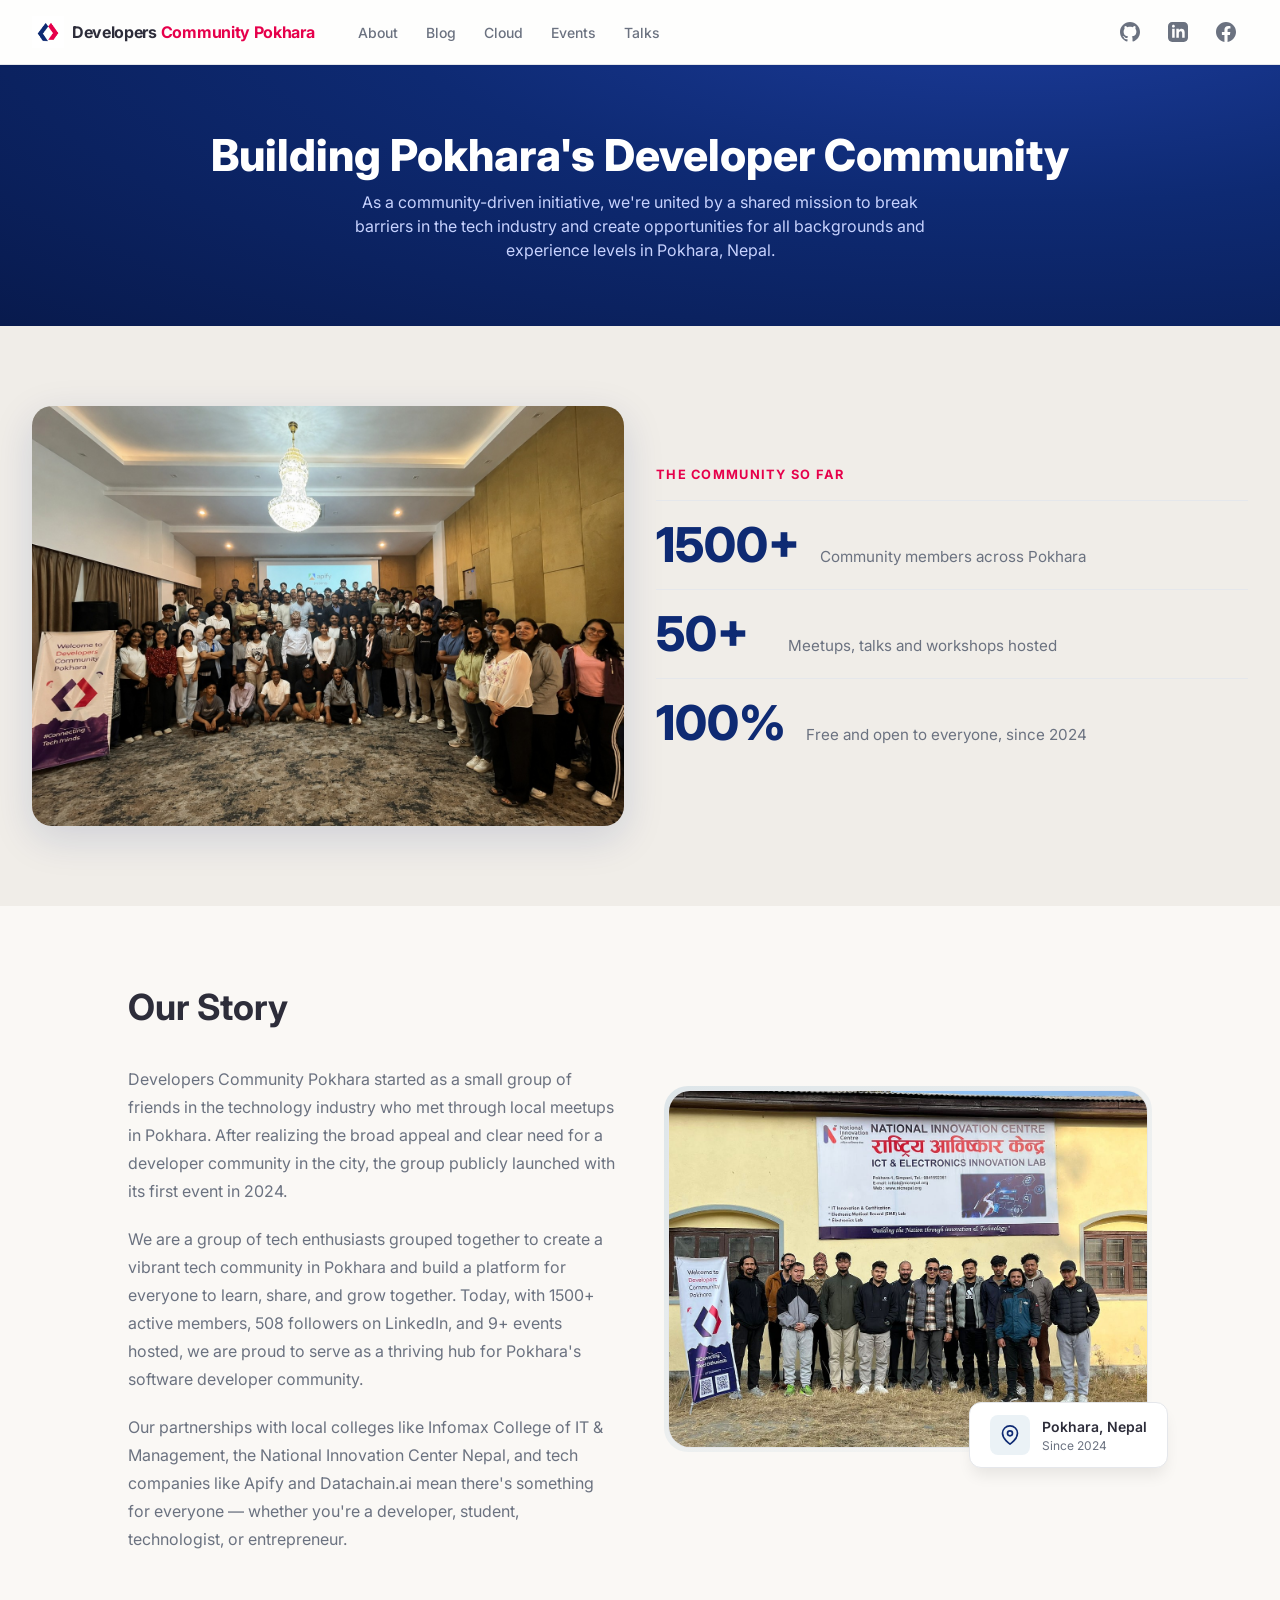
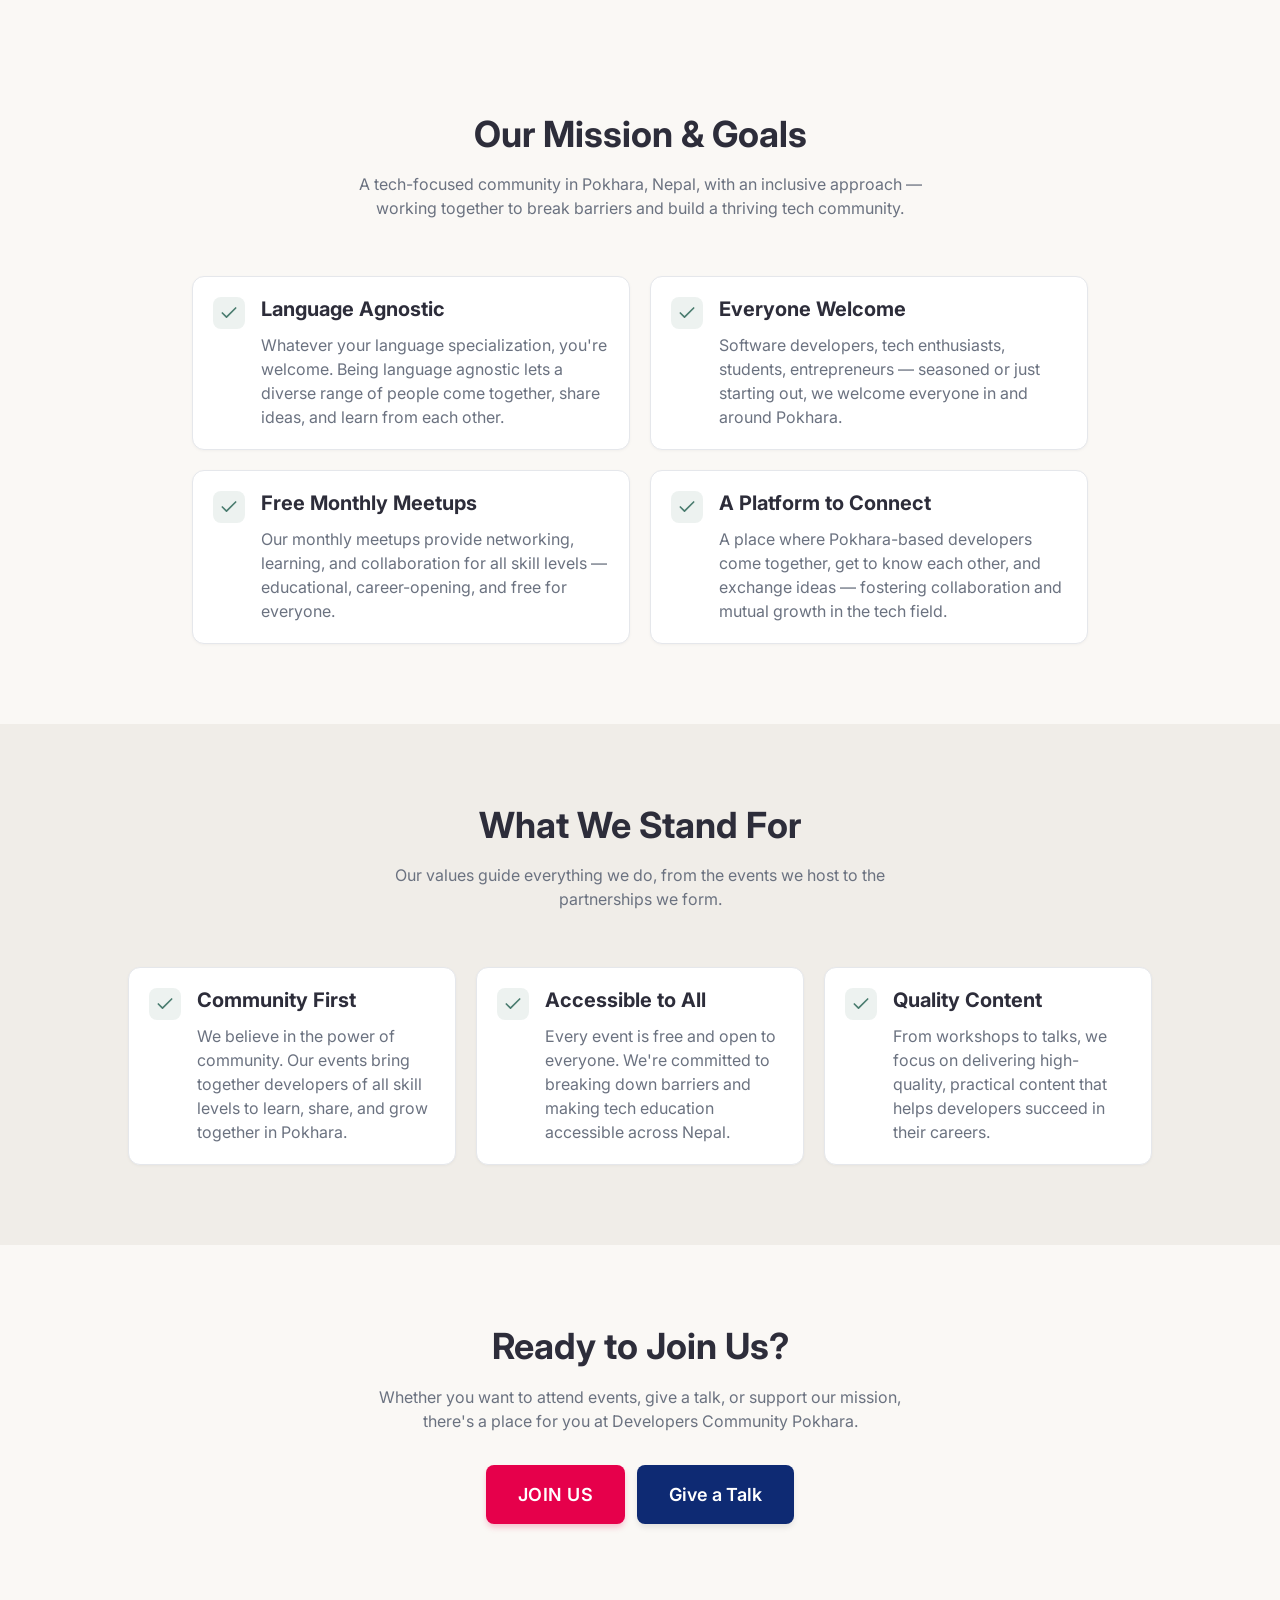
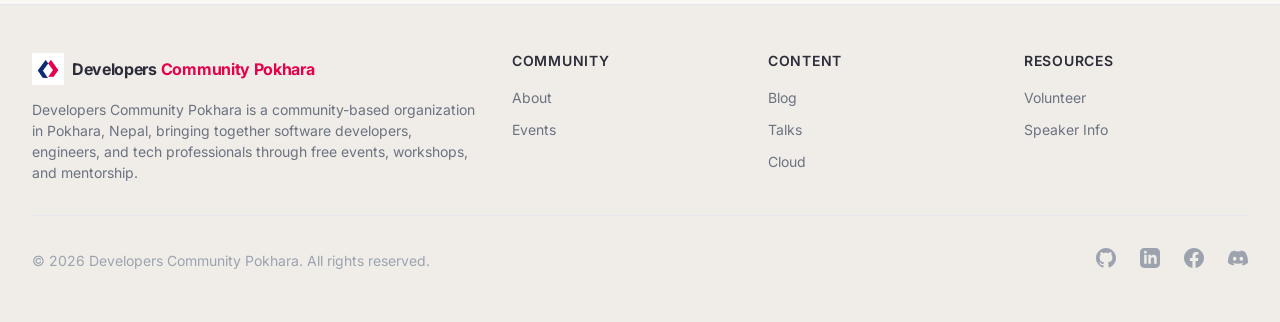
<file: about.html>
<!DOCTYPE html>
<html lang="en">

<head>
  <meta charset="UTF-8">
  <meta name="viewport" content="width=device-width, initial-scale=1.0">
  <link rel="icon" type="image/png" href="images/developers community pokhara logo.png">
  <title>About | Developers Community Pokhara</title>
  <meta name="description"
    content="Learn about Developers Community Pokhara, a volunteer-run community for developers in Pokhara, Nepal, behind free meetups, workshops, and mentorship programs.">
  <link rel="preconnect" href="https://fonts.googleapis.com">
  <link rel="preconnect" href="https://fonts.gstatic.com" crossorigin>
  <link rel="preconnect" href="https://images.unsplash.com">
  <link href="https://fonts.googleapis.com/css2?family=Inter:wght@400;500;600;700&display=swap" rel="stylesheet">
  <link rel="stylesheet" href="css/style.css">
</head>

<body>

  <!-- ===== HEADER ===== -->
  <header class="td-header td-header--sticky">
    <nav class="td-header__nav" aria-label="Main navigation">
      <div class="td-header__inner">
        <div class="td-header__left">
          <a class="td-header__brand" href=".">
            <span class="td-logo" style="font-size:1rem;gap:0.5em;--logo-text-color:#2D2D3A">
              <span class="td-logo__icon" style="width:32px;height:32px">
                <img src="images/developers community pokhara logo.png" alt="Developers Community Pokhara"
                  style="width:100%;height:100%;object-fit:contain" />
              </span>
              <span class="td-logo__wordmark">
                <span class="td-logo__brand">Developers</span>
                <span class="td-logo__devs">Community Pokhara</span>
              </span>
            </span>
          </a>
          <div class="td-header__desktop-links">
            <a class="td-header__link" href="about.html">About</a>
            <a class="td-header__link" href="blog.html">Blog</a>
            <a class="td-header__link" href="cloud-project.html">Cloud</a>
            <a class="td-header__link" href="events.html">Events</a>
            <a class="td-header__link" href="talks.html">Talks</a>
          </div>
        </div>
        <div class="td-header__right">
          <div class="td-header__actions">
            <a class="td-header__link" href="https://github.com/dev-community-pokhara" target="_blank"
              rel="noopener noreferrer">
              <svg viewBox="0 0 24 24" fill="currentColor" class="w-5 h-5">
                <path
                  d="M12 0c-6.626 0-12 5.373-12 12 0 5.302 3.438 9.8 8.207 11.387.599.111.793-.261.793-.577v-2.234c-3.338.726-4.033-1.416-4.033-1.416-.546-1.387-1.333-1.756-1.333-1.756-1.089-.745.083-.729.083-.729 1.205.084 1.839 1.237 1.839 1.237 1.07 1.834 2.807 1.304 3.492.997.107-.775.418-1.305.762-1.604-2.665-.305-5.467-1.334-5.467-5.931 0-1.311.469-2.381 1.236-3.221-.124-.303-.535-1.524.117-3.176 0 0 1.008-.322 3.301 1.23.957-.266 1.983-.399 3.003-.404 1.02.005 2.047.138 3.006.404 2.291-1.552 3.297-1.23 3.297-1.23.653 1.653.242 2.874.118 3.176.77.84 1.235 1.911 1.235 3.221 0 4.609-2.807 5.624-5.479 5.921.43.372.823 1.102.823 2.222v3.293c0 .319.192.694.801.576 4.765-1.589 8.199-6.086 8.199-11.386 0-6.627-5.373-12-12-12z">
                </path>
              </svg>
            </a>
            <a class="td-header__link" href="https://www.linkedin.com/company/developers-community-pokhara"
              target="_blank" rel="noopener noreferrer">
              <svg viewBox="0 0 24 24" fill="currentColor" class="w-5 h-5">
                <path
                  d="M19 0h-14c-2.761 0-5 2.239-5 5v14c0 2.761 2.239 5 5 5h14c2.762 0 5-2.239 5-5v-14c0-2.761-2.238-5-5-5zm-11 19h-3v-11h3v11zm-1.5-12.268c-.966 0-1.75-.79-1.75-1.764s.784-1.764 1.75-1.764 1.75.79 1.75 1.764-.783 1.764-1.75 1.764zm13.5 12.268h-3v-5.604c0-3.368-4-3.113-4 0v5.604h-3v-11h3v1.765c1.396-2.586 7-2.777 7 2.476v6.759z">
                </path>
              </svg>
            </a>
            <a class="td-header__link" href="https://www.facebook.com/groups/developerscommunityinpokhara"
              target="_blank" rel="noopener noreferrer">
              <svg viewBox="0 0 24 24" fill="currentColor" class="w-5 h-5">
                <path
                  d="M24 12.073c0-6.627-5.373-12-12-12s-12 5.373-12 12c0 5.99 4.388 10.954 10.125 11.854v-8.385H7.078v-3.47h3.047V9.43c0-3.007 1.792-4.669 4.533-4.669 1.312 0 2.686.235 2.686.235v2.953H15.83c-1.491 0-1.956.925-1.956 1.874v2.25h3.328l-.532 3.47h-2.796v8.385C19.612 23.027 24 18.062 24 12.073z">
                </path>
              </svg>
            </a>
          </div>
          <button class="td-header__hamburger" aria-label="Toggle menu" aria-expanded="false">
            <svg fill="none" viewBox="0 0 24 24" stroke="currentColor">
              <path stroke-linecap="round" stroke-linejoin="round" stroke-width="2" d="M4 6h16M4 12h16M4 18h16"></path>
            </svg>
          </button>
        </div>
      </div>
      <div class="td-header__mobile-menu">
        <div class="td-header__mobile-inner">
          <a class="td-header__link" href="about.html">About</a>
          <a class="td-header__link" href="blog.html">Blog</a>
          <a class="td-header__link" href="cloud-project.html">Cloud</a>
          <a class="td-header__link" href="events.html">Events</a>
          <a class="td-header__link" href="talks.html">Talks</a>
          <a class="td-header__link" href="https://github.com/dev-community-pokhara" target="_blank"
            rel="noopener noreferrer">
            <svg viewBox="0 0 24 24" fill="currentColor" class="w-5 h-5">
              <path
                d="M12 0c-6.626 0-12 5.373-12 12 0 5.302 3.438 9.8 8.207 11.387.599.111.793-.261.793-.577v-2.234c-3.338.726-4.033-1.416-4.033-1.416-.546-1.387-1.333-1.756-1.333-1.756-1.089-.745.083-.729.083-.729 1.205.084 1.839 1.237 1.839 1.237 1.07 1.834 2.807 1.304 3.492.997.107-.775.418-1.305.762-1.604-2.665-.305-5.467-1.334-5.467-5.931 0-1.311.469-2.381 1.236-3.221-.124-.303-.535-1.524.117-3.176 0 0 1.008-.322 3.301 1.23.957-.266 1.983-.399 3.003-.404 1.02.005 2.047.138 3.006.404 2.291-1.552 3.297-1.23 3.297-1.23.653 1.653.242 2.874.118 3.176.77.84 1.235 1.911 1.235 3.221 0 4.609-2.807 5.624-5.479 5.921.43.372.823 1.102.823 2.222v3.293c0 .319.192.694.801.576 4.765-1.589 8.199-6.086 8.199-11.386 0-6.627-5.373-12-12-12z">
              </path>
            </svg>
          </a>
          <a class="td-header__link" href="https://www.linkedin.com/company/developers-community-pokhara"
            target="_blank" rel="noopener noreferrer">
            <svg viewBox="0 0 24 24" fill="currentColor" class="w-5 h-5">
              <path
                d="M19 0h-14c-2.761 0-5 2.239-5 5v14c0 2.761 2.239 5 5 5h14c2.762 0 5-2.239 5-5v-14c0-2.761-2.238-5-5-5zm-11 19h-3v-11h3v11zm-1.5-12.268c-.966 0-1.75-.79-1.75-1.764s.784-1.764 1.75-1.764 1.75.79 1.75 1.764-.783 1.764-1.75 1.764zm13.5 12.268h-3v-5.604c0-3.368-4-3.113-4 0v5.604h-3v-11h3v1.765c1.396-2.586 7-2.777 7 2.476v6.759z">
              </path>
            </svg>
          </a>
          <a class="td-header__link" href="https://www.facebook.com/groups/developerscommunityinpokhara" target="_blank"
            rel="noopener noreferrer">
            <svg viewBox="0 0 24 24" fill="currentColor" class="w-5 h-5">
              <path
                d="M24 12.073c0-6.627-5.373-12-12-12s-12 5.373-12 12c0 5.99 4.388 10.954 10.125 11.854v-8.385H7.078v-3.47h3.047V9.43c0-3.007 1.792-4.669 4.533-4.669 1.312 0 2.686.235 2.686.235v2.953H15.83c-1.491 0-1.956.925-1.956 1.874v2.25h3.328l-.532 3.47h-2.796v8.385C19.612 23.027 24 18.062 24 12.073z">
              </path>
            </svg>
          </a>
        </div>
      </div>
    </nav>
  </header>

  <!-- ===== PAGE HERO ===== -->
  <section class="page-hero-v2">
    <div class="container">
      <h1>Building Pokhara's Developer Community</h1>
      <p>As a community-driven initiative, we're united by a shared mission to break barriers in the tech industry and
        create opportunities for all backgrounds and experience levels in Pokhara, Nepal.</p>
    </div>
  </section>

  <!-- ===== STATS SECTION ===== -->
  <section class="section section--alt">
    <div class="container">
      <div class="stats-photo-v2">
        <img class="stats-photo-v2__img" src="images/dev_community_pokhara_apify_event.jpeg"
          alt="Developers Community Pokhara meetup during the Apify event" loading="lazy" />
        <div class="stats-inline-v2">
          <p class="stats-inline-v2__lead">The community so far</p>
          <div class="stats-inline-v2__item">
            <div class="stats-inline-v2__number">1500+</div>
            <div class="stats-inline-v2__label">Community members across Pokhara</div>
          </div>
          <div class="stats-inline-v2__item">
            <div class="stats-inline-v2__number">50+</div>
            <div class="stats-inline-v2__label">Meetups, talks and workshops hosted</div>
          </div>
          <div class="stats-inline-v2__item">
            <div class="stats-inline-v2__number">100%</div>
            <div class="stats-inline-v2__label">Free and open to everyone, since 2024</div>
          </div>
        </div>
      </div>
    </div>
  </section>

  <!-- ===== OUR STORY SECTION ===== -->
  <section class="section">
    <div class="container">
      <div class="story-grid">
        <div class="story__text">
          <h2 class="section__title">Our Story</h2>
          <p>Developers Community Pokhara started as a small group of friends in the technology industry who met through
            local meetups in Pokhara. After realizing the broad appeal and clear need for a developer community in the
            city, the group publicly launched with its first event in 2024.</p>
          <p>We are a group of tech enthusiasts grouped together to create a vibrant tech community in Pokhara and build
            a platform for everyone to learn, share, and grow together. Today, with 1500+ active members, 508 followers
            on LinkedIn, and 9+ events hosted, we are proud to serve as a thriving hub for Pokhara's software developer
            community.</p>
          <p>Our partnerships with local colleges like Infomax College of IT & Management, the National Innovation
            Center Nepal, and tech companies like Apify and Datachain.ai mean there's something for everyone — whether
            you're a developer, student, technologist, or entrepreneur.</p>
        </div>
        <div class="story__image-wrapper">
          <div class="story__image-box">
            <div class="story__image-inner">
              <img src="images/events/meetup-21-group.jpg" alt="Developers Community Pokhara community event"
                style="width:100%;height:100%;object-fit:cover" />
            </div>
          </div>
          <div class="story__badge">
            <div class="story__badge-icon">
              <svg viewBox="0 0 24 24" fill="none" stroke="currentColor" stroke-width="2" stroke-linecap="round"
                stroke-linejoin="round">
                <path d="M21 10c0 7-9 13-9 13s-9-6-9-13a9 9 0 0118 0z" />
                <circle cx="12" cy="10" r="3" />
              </svg>
            </div>
            <div>
              <div class="story__badge-title">Pokhara, Nepal</div>
              <div class="story__badge-sub">Since 2024</div>
            </div>
          </div>
        </div>
      </div>
    </div>
  </section>

  <!-- ===== MISSION & GOALS ===== -->
  <section class="section">
    <div class="container">
      <div class="section__header text-center">
        <h2 class="section__title">Our Mission &amp; Goals</h2>
        <p class="section__subtitle">A tech-focused community in Pokhara, Nepal, with an inclusive approach — working
          together to break barriers and build a thriving tech community.</p>
      </div>
      <div class="values-grid values-grid--2x2">
        <div class="value-card">
          <div class="value-card__check">
            <svg viewBox="0 0 24 24" fill="none" stroke="currentColor" stroke-width="2" stroke-linecap="round"
              stroke-linejoin="round">
              <polyline points="20 6 9 17 4 12" />
            </svg>
          </div>
          <div>
            <h3 class="feature-card__title">Language Agnostic</h3>
            <p class="value-card__text">Whatever your language specialization, you're welcome. Being language agnostic
              lets a diverse range of people come together, share ideas, and learn from each other.</p>
          </div>
        </div>
        <div class="value-card">
          <div class="value-card__check">
            <svg viewBox="0 0 24 24" fill="none" stroke="currentColor" stroke-width="2" stroke-linecap="round"
              stroke-linejoin="round">
              <polyline points="20 6 9 17 4 12" />
            </svg>
          </div>
          <div>
            <h3 class="feature-card__title">Everyone Welcome</h3>
            <p class="value-card__text">Software developers, tech enthusiasts, students, entrepreneurs — seasoned or
              just starting out, we welcome everyone in and around Pokhara.</p>
          </div>
        </div>
        <div class="value-card">
          <div class="value-card__check">
            <svg viewBox="0 0 24 24" fill="none" stroke="currentColor" stroke-width="2" stroke-linecap="round"
              stroke-linejoin="round">
              <polyline points="20 6 9 17 4 12" />
            </svg>
          </div>
          <div>
            <h3 class="feature-card__title">Free Monthly Meetups</h3>
            <p class="value-card__text">Our monthly meetups provide networking, learning, and collaboration for all
              skill levels — educational, career-opening, and free for everyone.</p>
          </div>
        </div>
        <div class="value-card">
          <div class="value-card__check">
            <svg viewBox="0 0 24 24" fill="none" stroke="currentColor" stroke-width="2" stroke-linecap="round"
              stroke-linejoin="round">
              <polyline points="20 6 9 17 4 12" />
            </svg>
          </div>
          <div>
            <h3 class="feature-card__title">A Platform to Connect</h3>
            <p class="value-card__text">A place where Pokhara-based developers come together, get to know each other,
              and exchange ideas — fostering collaboration and mutual growth in the tech field.</p>
          </div>
        </div>
      </div>
    </div>
  </section>

  <!-- ===== WHAT WE STAND FOR ===== -->
  <section class="section section--alt">
    <div class="container">
      <div class="section__header text-center">
        <h2 class="section__title">What We Stand For</h2>
        <p class="section__subtitle">Our values guide everything we do, from the events we host to the partnerships we
          form.</p>
      </div>
      <div class="values-grid">
        <div class="value-card">
          <div class="value-card__check">
            <svg viewBox="0 0 24 24" fill="none" stroke="currentColor" stroke-width="2" stroke-linecap="round"
              stroke-linejoin="round">
              <polyline points="20 6 9 17 4 12" />
            </svg>
          </div>
          <div>
            <h3 class="feature-card__title">Community First</h3>
            <p class="value-card__text">We believe in the power of community. Our events bring together developers of
              all skill levels to learn, share, and grow together in Pokhara.</p>
          </div>
        </div>
        <div class="value-card">
          <div class="value-card__check">
            <svg viewBox="0 0 24 24" fill="none" stroke="currentColor" stroke-width="2" stroke-linecap="round"
              stroke-linejoin="round">
              <polyline points="20 6 9 17 4 12" />
            </svg>
          </div>
          <div>
            <h3 class="feature-card__title">Accessible to All</h3>
            <p class="value-card__text">Every event is free and open to everyone. We're committed to breaking down
              barriers and making tech education accessible across Nepal.</p>
          </div>
        </div>
        <div class="value-card">
          <div class="value-card__check">
            <svg viewBox="0 0 24 24" fill="none" stroke="currentColor" stroke-width="2" stroke-linecap="round"
              stroke-linejoin="round">
              <polyline points="20 6 9 17 4 12" />
            </svg>
          </div>
          <div>
            <h3 class="feature-card__title">Quality Content</h3>
            <p class="value-card__text">From workshops to talks, we focus on delivering high-quality, practical content
              that helps developers succeed in their careers.</p>
          </div>
        </div>
      </div>
    </div>
  </section>

  <!-- Volunteers section returns here later -->

  <!-- ===== CTA SECTION ===== -->
  <section class="section">
    <div class="container text-center">
      <h2 class="section__title">Ready to Join Us?</h2>
      <p class="section__subtitle" style="margin-bottom: 2rem;">Whether you want to attend events, give a talk, or
        support our mission, there's a place for you at Developers Community Pokhara.</p>
      <div class="hero__actions" style="justify-content: center;">
        <a href="#" class="td-button td-button--primary td-button--lg">Join Us</a>
        <a href="#" class="td-button td-button--secondary td-button--lg">Give a Talk</a>
      </div>
    </div>
  </section>

  <!-- ===== FOOTER ===== -->
  <footer class="td-footer">
    <div class="td-footer__container">
      <div class="td-footer__grid">
        <div>
          <span class="td-logo" style="font-size:1rem;gap:0.5em;--logo-text-color:#2D2D3A">
            <span class="td-logo__icon" style="width:32px;height:32px">
              <img src="images/developers community pokhara logo.png" alt="Developers Community Pokhara"
                style="width:100%;height:100%;object-fit:contain" />
            </span>
            <span class="td-logo__wordmark">
              <span class="td-logo__brand">Developers</span>
              <span class="td-logo__devs">Community Pokhara</span>
            </span>
          </span>
          <p class="td-footer__description">
            Developers Community Pokhara is a community-based organization in Pokhara, Nepal, bringing together software
            developers, engineers, and tech professionals through free events, workshops, and mentorship.
          </p>
        </div>
        <div class="td-footer__link-group">
          <h3>Community</h3>
          <ul>
            <li><a href="about.html">About</a></li>
            <li><a href="events.html">Events</a></li>
          </ul>
        </div>
        <div class="td-footer__link-group">
          <h3>Content</h3>
          <ul>
            <li><a href="blog.html">Blog</a></li>
            <li><a href="talks.html">Talks</a></li>
            <li><a href="cloud-project.html">Cloud</a></li>
          </ul>
        </div>
        <div class="td-footer__link-group">
          <h3>Resources</h3>
          <ul>
            <li><a href="about.html">Volunteer</a></li>
            <li><a href="talks.html">Speaker Info</a></li>
          </ul>
        </div>
      </div>
      <div class="td-footer__bottom">
        <p class="td-footer__copyright">&copy; 2026 Developers Community Pokhara. All rights reserved.</p>
        <div class="td-footer__socials">
          <a class="td-footer__social-link" href="https://github.com/dev-community-pokhara" target="_blank"
            rel="noopener noreferrer" aria-label="GitHub">
            <svg viewBox="0 0 24 24" fill="currentColor">
              <path
                d="M12 0c-6.626 0-12 5.373-12 12 0 5.302 3.438 9.8 8.207 11.387.599.111.793-.261.793-.577v-2.234c-3.338.726-4.033-1.416-4.033-1.416-.546-1.387-1.333-1.756-1.333-1.756-1.089-.745.083-.729.083-.729 1.205.084 1.839 1.237 1.839 1.237 1.07 1.834 2.807 1.304 3.492.997.107-.775.418-1.305.762-1.604-2.665-.305-5.467-1.334-5.467-5.931 0-1.311.469-2.381 1.236-3.221-.124-.303-.535-1.524.117-3.176 0 0 1.008-.322 3.301 1.23.957-.266 1.983-.399 3.003-.404 1.02.005 2.047.138 3.006.404 2.291-1.552 3.297-1.23 3.297-1.23.653 1.653.242 2.874.118 3.176.77.84 1.235 1.911 1.235 3.221 0 4.609-2.807 5.624-5.479 5.921.43.372.823 1.102.823 2.222v3.293c0 .319.192.694.801.576 4.765-1.589 8.199-6.086 8.199-11.386 0-6.627-5.373-12-12-12z">
              </path>
            </svg>
          </a>
          <a class="td-footer__social-link" href="https://www.linkedin.com/company/developers-community-pokhara"
            target="_blank" rel="noopener noreferrer" aria-label="LinkedIn">
            <svg viewBox="0 0 24 24" fill="currentColor">
              <path
                d="M19 0h-14c-2.761 0-5 2.239-5 5v14c0 2.761 2.239 5 5 5h14c2.762 0 5-2.239 5-5v-14c0-2.761-2.238-5-5-5zm-11 19h-3v-11h3v11zm-1.5-12.268c-.966 0-1.75-.79-1.75-1.764s.784-1.764 1.75-1.764 1.75.79 1.75 1.764-.783 1.764-1.75 1.764zm13.5 12.268h-3v-5.604c0-3.368-4-3.113-4 0v5.604h-3v-11h3v1.765c1.396-2.586 7-2.777 7 2.476v6.759z">
              </path>
            </svg>
          </a>
          <a class="td-footer__social-link" href="https://www.facebook.com/groups/developerscommunityinpokhara"
            target="_blank" rel="noopener noreferrer" aria-label="Facebook">
            <svg viewBox="0 0 24 24" fill="currentColor">
              <path
                d="M24 12.073c0-6.627-5.373-12-12-12s-12 5.373-12 12c0 5.99 4.388 10.954 10.125 11.854v-8.385H7.078v-3.47h3.047V9.43c0-3.007 1.792-4.669 4.533-4.669 1.312 0 2.686.235 2.686.235v2.953H15.83c-1.491 0-1.956.925-1.956 1.874v2.25h3.328l-.532 3.47h-2.796v8.385C19.612 23.027 24 18.062 24 12.073z">
              </path>
            </svg>
          </a>
          <a class="td-footer__social-link" href="https://discord.gg/6EjtZraef" target="_blank"
            rel="noopener noreferrer" aria-label="Discord">
            <svg viewBox="0 0 24 24" fill="currentColor">
              <path
                d="M20.317 4.37a19.79 19.79 0 0 0-4.885-1.515.074.074 0 0 0-.079.037c-.21.375-.444.864-.608 1.25a18.27 18.27 0 0 0-5.487 0 12.64 12.64 0 0 0-.617-1.25.077.077 0 0 0-.079-.037A19.736 19.736 0 0 0 3.677 4.37a.07.07 0 0 0-.032.027C.533 9.046-.32 13.58.099 18.057a.082.082 0 0 0 .031.057 19.9 19.9 0 0 0 5.993 3.03.078.078 0 0 0 .084-.028c.462-.63.874-1.295 1.226-1.994a.076.076 0 0 0-.041-.106 13.107 13.107 0 0 1-1.872-.892.077.077 0 0 1-.008-.128c.126-.094.252-.192.372-.291a.074.074 0 0 1 .077-.01c3.928 1.793 8.18 1.793 12.062 0a.074.074 0 0 1 .078.01c.12.098.246.198.373.292a.077.077 0 0 1-.006.127 12.299 12.299 0 0 1-1.873.892.077.077 0 0 0-.041.107c.36.698.772 1.362 1.225 1.993a.076.076 0 0 0 .084.028 19.839 19.839 0 0 0 6.002-3.03.077.077 0 0 0 .032-.054c.5-5.177-.838-9.674-3.549-13.66a.061.061 0 0 0-.031-.03zM8.02 15.33c-1.183 0-2.157-1.085-2.157-2.419 0-1.333.956-2.419 2.157-2.419 1.21 0 2.176 1.096 2.157 2.42 0 1.333-.956 2.418-2.157 2.418zm7.975 0c-1.183 0-2.157-1.085-2.157-2.419 0-1.333.955-2.419 2.157-2.419 1.21 0 2.176 1.096 2.157 2.42 0 1.333-.946 2.418-2.157 2.418z">
              </path>
            </svg>
          </a>
        </div>
      </div>
    </div>
  </footer>

  <script>
    document.querySelector('.td-header__hamburger')?.addEventListener('click', function () {
      const menu = document.querySelector('.td-header__mobile-menu');
      const expanded = this.getAttribute('aria-expanded') === 'true';
      this.setAttribute('aria-expanded', !expanded);
      menu.classList.toggle('td-header__mobile-menu--open');
    });
  </script>

</body>

</html>
</file>
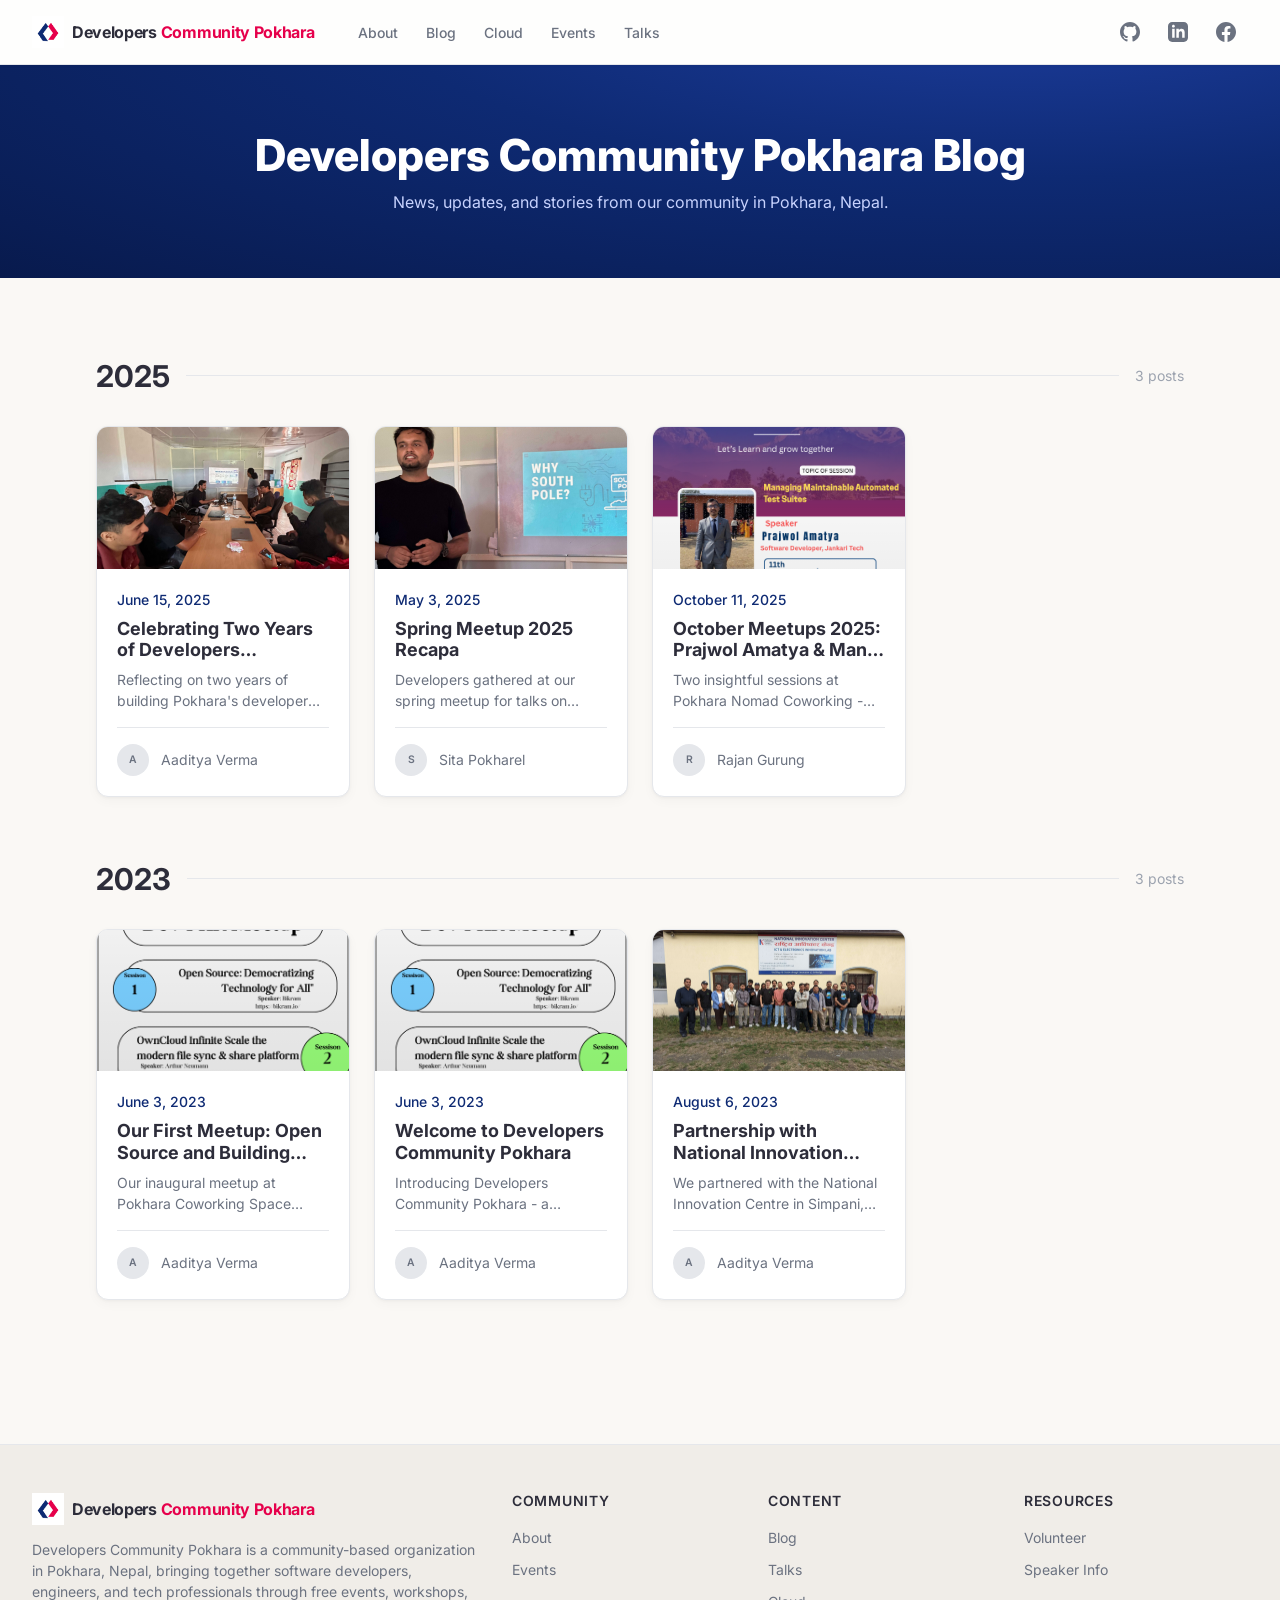
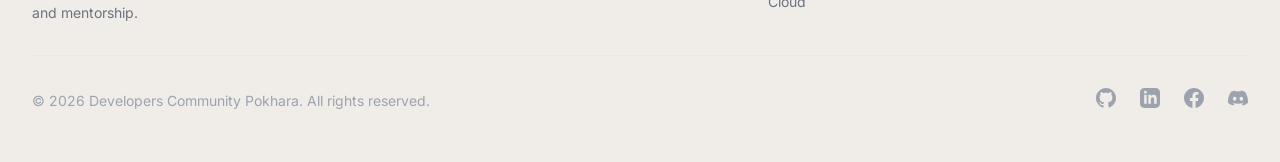
<file: blog.html>
<!DOCTYPE html>
<html lang="en">

<head>
  <meta charset="UTF-8">
  <meta name="viewport" content="width=device-width, initial-scale=1.0">
  <link rel="icon" type="image/png" href="images/developers community pokhara logo.png">
  <title>Blog | Developers Community Pokhara</title>
  <meta name="description"
    content="News, updates, and stories from Developers Community Pokhara - Pokhara's developer community.">
  <link rel="preconnect" href="https://fonts.googleapis.com">
  <link rel="preconnect" href="https://fonts.gstatic.com" crossorigin>
  <link rel="preconnect" href="https://images.unsplash.com">
  <link href="https://fonts.googleapis.com/css2?family=Inter:wght@400;500;600;700&display=swap" rel="stylesheet">
  <link rel="stylesheet" href="css/style.css">
</head>

<body>

  <!-- ===== HEADER ===== -->
  <header class="td-header td-header--sticky">
    <nav class="td-header__nav" aria-label="Main navigation">
      <div class="td-header__inner">
        <div class="td-header__left">
          <a class="td-header__brand" href=".">
            <span class="td-logo" style="font-size:1rem;gap:0.5em;--logo-text-color:#2D2D3A">
              <span class="td-logo__icon" style="width:32px;height:32px">
                <img src="images/developers community pokhara logo.png" alt="Developers Community Pokhara"
                  style="width:100%;height:100%;object-fit:contain" />
              </span>
              <span class="td-logo__wordmark">
                <span class="td-logo__brand">Developers</span>
                <span class="td-logo__devs">Community Pokhara</span>
              </span>
            </span>
          </a>
          <div class="td-header__desktop-links">
            <a class="td-header__link" href="about.html">About</a>
            <a class="td-header__link" href="blog.html">Blog</a>
            <a class="td-header__link" href="cloud-project.html">Cloud</a>
            <a class="td-header__link" href="events.html">Events</a>
            <a class="td-header__link" href="talks.html">Talks</a>
          </div>
        </div>
        <div class="td-header__right">
          <div class="td-header__actions">
            <a class="td-header__link" href="https://github.com/dev-community-pokhara" target="_blank"
              rel="noopener noreferrer">
              <svg viewBox="0 0 24 24" fill="currentColor" class="w-5 h-5">
                <path
                  d="M12 0c-6.626 0-12 5.373-12 12 0 5.302 3.438 9.8 8.207 11.387.599.111.793-.261.793-.577v-2.234c-3.338.726-4.033-1.416-4.033-1.416-.546-1.387-1.333-1.756-1.333-1.756-1.089-.745.083-.729.083-.729 1.205.084 1.839 1.237 1.839 1.237 1.07 1.834 2.807 1.304 3.492.997.107-.775.418-1.305.762-1.604-2.665-.305-5.467-1.334-5.467-5.931 0-1.311.469-2.381 1.236-3.221-.124-.303-.535-1.524.117-3.176 0 0 1.008-.322 3.301 1.23.957-.266 1.983-.399 3.003-.404 1.02.005 2.047.138 3.006.404 2.291-1.552 3.297-1.23 3.297-1.23.653 1.653.242 2.874.118 3.176.77.84 1.235 1.911 1.235 3.221 0 4.609-2.807 5.624-5.479 5.921.43.372.823 1.102.823 2.222v3.293c0 .319.192.694.801.576 4.765-1.589 8.199-6.086 8.199-11.386 0-6.627-5.373-12-12-12z">
                </path>
              </svg>
            </a>
            <a class="td-header__link" href="https://www.linkedin.com/company/developers-community-pokhara"
              target="_blank" rel="noopener noreferrer">
              <svg viewBox="0 0 24 24" fill="currentColor" class="w-5 h-5">
                <path
                  d="M19 0h-14c-2.761 0-5 2.239-5 5v14c0 2.761 2.239 5 5 5h14c2.762 0 5-2.239 5-5v-14c0-2.761-2.238-5-5-5zm-11 19h-3v-11h3v11zm-1.5-12.268c-.966 0-1.75-.79-1.75-1.764s.784-1.764 1.75-1.764 1.75.79 1.75 1.764-.783 1.764-1.75 1.764zm13.5 12.268h-3v-5.604c0-3.368-4-3.113-4 0v5.604h-3v-11h3v1.765c1.396-2.586 7-2.777 7 2.476v6.759z">
                </path>
              </svg>
            </a>
            <a class="td-header__link" href="https://www.facebook.com/groups/developerscommunityinpokhara"
              target="_blank" rel="noopener noreferrer">
              <svg viewBox="0 0 24 24" fill="currentColor" class="w-5 h-5">
                <path
                  d="M24 12.073c0-6.627-5.373-12-12-12s-12 5.373-12 12c0 5.99 4.388 10.954 10.125 11.854v-8.385H7.078v-3.47h3.047V9.43c0-3.007 1.792-4.669 4.533-4.669 1.312 0 2.686.235 2.686.235v2.953H15.83c-1.491 0-1.956.925-1.956 1.874v2.25h3.328l-.532 3.47h-2.796v8.385C19.612 23.027 24 18.062 24 12.073z">
                </path>
              </svg>
            </a>
          </div>
          <button class="td-header__hamburger" aria-label="Toggle menu" aria-expanded="false">
            <svg fill="none" viewBox="0 0 24 24" stroke="currentColor">
              <path stroke-linecap="round" stroke-linejoin="round" stroke-width="2" d="M4 6h16M4 12h16M4 18h16"></path>
            </svg>
          </button>
        </div>
      </div>
      <div class="td-header__mobile-menu">
        <div class="td-header__mobile-inner">
          <a class="td-header__link" href="about.html">About</a>
          <a class="td-header__link" href="blog.html">Blog</a>
          <a class="td-header__link" href="cloud-project.html">Cloud</a>
          <a class="td-header__link" href="events.html">Events</a>
          <a class="td-header__link" href="talks.html">Talks</a>
          <a class="td-header__link" href="https://github.com/dev-community-pokhara" target="_blank"
            rel="noopener noreferrer">
            <svg viewBox="0 0 24 24" fill="currentColor" class="w-5 h-5">
              <path
                d="M12 0c-6.626 0-12 5.373-12 12 0 5.302 3.438 9.8 8.207 11.387.599.111.793-.261.793-.577v-2.234c-3.338.726-4.033-1.416-4.033-1.416-.546-1.387-1.333-1.756-1.333-1.756-1.089-.745.083-.729.083-.729 1.205.084 1.839 1.237 1.839 1.237 1.07 1.834 2.807 1.304 3.492.997.107-.775.418-1.305.762-1.604-2.665-.305-5.467-1.334-5.467-5.931 0-1.311.469-2.381 1.236-3.221-.124-.303-.535-1.524.117-3.176 0 0 1.008-.322 3.301 1.23.957-.266 1.983-.399 3.003-.404 1.02.005 2.047.138 3.006.404 2.291-1.552 3.297-1.23 3.297-1.23.653 1.653.242 2.874.118 3.176.77.84 1.235 1.911 1.235 3.221 0 4.609-2.807 5.624-5.479 5.921.43.372.823 1.102.823 2.222v3.293c0 .319.192.694.801.576 4.765-1.589 8.199-6.086 8.199-11.386 0-6.627-5.373-12-12-12z">
              </path>
            </svg>
          </a>
          <a class="td-header__link" href="https://www.linkedin.com/company/developers-community-pokhara"
            target="_blank" rel="noopener noreferrer">
            <svg viewBox="0 0 24 24" fill="currentColor" class="w-5 h-5">
              <path
                d="M19 0h-14c-2.761 0-5 2.239-5 5v14c0 2.761 2.239 5 5 5h14c2.762 0 5-2.239 5-5v-14c0-2.761-2.238-5-5-5zm-11 19h-3v-11h3v11zm-1.5-12.268c-.966 0-1.75-.79-1.75-1.764s.784-1.764 1.75-1.764 1.75.79 1.75 1.764-.783 1.764-1.75 1.764zm13.5 12.268h-3v-5.604c0-3.368-4-3.113-4 0v5.604h-3v-11h3v1.765c1.396-2.586 7-2.777 7 2.476v6.759z">
              </path>
            </svg>
          </a>
          <a class="td-header__link" href="https://www.facebook.com/groups/developerscommunityinpokhara" target="_blank"
            rel="noopener noreferrer">
            <svg viewBox="0 0 24 24" fill="currentColor" class="w-5 h-5">
              <path
                d="M24 12.073c0-6.627-5.373-12-12-12s-12 5.373-12 12c0 5.99 4.388 10.954 10.125 11.854v-8.385H7.078v-3.47h3.047V9.43c0-3.007 1.792-4.669 4.533-4.669 1.312 0 2.686.235 2.686.235v2.953H15.83c-1.491 0-1.956.925-1.956 1.874v2.25h3.328l-.532 3.47h-2.796v8.385C19.612 23.027 24 18.062 24 12.073z">
              </path>
            </svg>
          </a>
        </div>
      </div>
    </nav>
  </header>

  <!-- ===== PAGE HERO ===== -->
  <section class="page-hero-v2">
    <div class="container">
      <h1>Developers Community Pokhara Blog</h1>
      <p>News, updates, and stories from our community in Pokhara, Nepal.</p>
    </div>
  </section>

  <!-- ===== BLOG LISTING ===== -->
  <section class="section">
    <div class="container" style="max-width: 72rem; margin: 0 auto;">
      <div id="blog-listing">
        <div class="blog-loading" style="text-align:center;padding:4rem 0;color:var(--gray-500);font-size:1.125rem;">
          <div
            style="display:inline-block;width:2rem;height:2rem;border:3px solid var(--gray-200);border-top-color:var(--lake-blue);border-radius:50%;animation:blog-spin 0.8s linear infinite;margin-bottom:1rem;">
          </div>
          <div>Loading blog posts...</div>
        </div>
      </div>
    </div>
  </section>

  <!-- ===== FOOTER ===== -->
  <footer class="td-footer">
    <div class="td-footer__container">
      <div class="td-footer__grid">
        <div>
          <span class="td-logo" style="font-size:1rem;gap:0.5em;--logo-text-color:#2D2D3A">
            <span class="td-logo__icon" style="width:32px;height:32px">
              <img src="images/developers community pokhara logo.png" alt="Developers Community Pokhara"
                style="width:100%;height:100%;object-fit:contain" />
            </span>
            <span class="td-logo__wordmark">
              <span class="td-logo__brand">Developers</span>
              <span class="td-logo__devs">Community Pokhara</span>
            </span>
          </span>
          <p class="td-footer__description">
            Developers Community Pokhara is a community-based organization in Pokhara, Nepal, bringing together software
            developers, engineers, and tech professionals through free events, workshops, and mentorship.
          </p>
        </div>
        <div class="td-footer__link-group">
          <h3>Community</h3>
          <ul>
            <li><a href="about.html">About</a></li>
            <li><a href="events.html">Events</a></li>
          </ul>
        </div>
        <div class="td-footer__link-group">
          <h3>Content</h3>
          <ul>
            <li><a href="blog.html">Blog</a></li>
            <li><a href="talks.html">Talks</a></li>
            <li><a href="cloud-project.html">Cloud</a></li>
          </ul>
        </div>
        <div class="td-footer__link-group">
          <h3>Resources</h3>
          <ul>
            <li><a href="about.html">Volunteer</a></li>
            <li><a href="talks.html">Speaker Info</a></li>
          </ul>
        </div>
      </div>
      <div class="td-footer__bottom">
        <p class="td-footer__copyright">&copy; 2026 Developers Community Pokhara. All rights reserved.</p>
        <div class="td-footer__socials">
          <a class="td-footer__social-link" href="https://github.com/dev-community-pokhara" target="_blank"
            rel="noopener noreferrer" aria-label="GitHub">
            <svg viewBox="0 0 24 24" fill="currentColor">
              <path
                d="M12 0c-6.626 0-12 5.373-12 12 0 5.302 3.438 9.8 8.207 11.387.599.111.793-.261.793-.577v-2.234c-3.338.726-4.033-1.416-4.033-1.416-.546-1.387-1.333-1.756-1.333-1.756-1.089-.745.083-.729.083-.729 1.205.084 1.839 1.237 1.839 1.237 1.07 1.834 2.807 1.304 3.492.997.107-.775.418-1.305.762-1.604-2.665-.305-5.467-1.334-5.467-5.931 0-1.311.469-2.381 1.236-3.221-.124-.303-.535-1.524.117-3.176 0 0 1.008-.322 3.301 1.23.957-.266 1.983-.399 3.003-.404 1.02.005 2.047.138 3.006.404 2.291-1.552 3.297-1.23 3.297-1.23.653 1.653.242 2.874.118 3.176.77.84 1.235 1.911 1.235 3.221 0 4.609-2.807 5.624-5.479 5.921.43.372.823 1.102.823 2.222v3.293c0 .319.192.694.801.576 4.765-1.589 8.199-6.086 8.199-11.386 0-6.627-5.373-12-12-12z">
              </path>
            </svg>
          </a>
          <a class="td-footer__social-link" href="https://www.linkedin.com/company/developers-community-pokhara"
            target="_blank" rel="noopener noreferrer" aria-label="LinkedIn">
            <svg viewBox="0 0 24 24" fill="currentColor">
              <path
                d="M19 0h-14c-2.761 0-5 2.239-5 5v14c0 2.761 2.239 5 5 5h14c2.762 0 5-2.239 5-5v-14c0-2.761-2.238-5-5-5zm-11 19h-3v-11h3v11zm-1.5-12.268c-.966 0-1.75-.79-1.75-1.764s.784-1.764 1.75-1.764 1.75.79 1.75 1.764-.783 1.764-1.75 1.764zm13.5 12.268h-3v-5.604c0-3.368-4-3.113-4 0v5.604h-3v-11h3v1.765c1.396-2.586 7-2.777 7 2.476v6.759z">
              </path>
            </svg>
          </a>

          <a class="td-footer__social-link" href="https://www.facebook.com/groups/developerscommunityinpokhara"
            target="_blank" rel="noopener noreferrer" aria-label="Facebook">
            <svg viewBox="0 0 24 24" fill="currentColor">
              <path
                d="M24 12.073c0-6.627-5.373-12-12-12s-12 5.373-12 12c0 5.99 4.388 10.954 10.125 11.854v-8.385H7.078v-3.47h3.047V9.43c0-3.007 1.792-4.669 4.533-4.669 1.312 0 2.686.235 2.686.235v2.953H15.83c-1.491 0-1.956.925-1.956 1.874v2.25h3.328l-.532 3.47h-2.796v8.385C19.612 23.027 24 18.062 24 12.073z">
              </path>
            </svg>
          </a>
          <a class="td-footer__social-link" href="https://discord.gg/6EjtZraef" target="_blank"
            rel="noopener noreferrer" aria-label="Discord">
            <svg viewBox="0 0 24 24" fill="currentColor">
              <path
                d="M20.317 4.37a19.79 19.79 0 0 0-4.885-1.515.074.074 0 0 0-.079.037c-.21.375-.444.864-.608 1.25a18.27 18.27 0 0 0-5.487 0 12.64 12.64 0 0 0-.617-1.25.077.077 0 0 0-.079-.037A19.736 19.736 0 0 0 3.677 4.37a.07.07 0 0 0-.032.027C.533 9.046-.32 13.58.099 18.057a.082.082 0 0 0 .031.057 19.9 19.9 0 0 0 5.993 3.03.078.078 0 0 0 .084-.028c.462-.63.874-1.295 1.226-1.994a.076.076 0 0 0-.041-.106 13.107 13.107 0 0 1-1.872-.892.077.077 0 0 1-.008-.128c.126-.094.252-.192.372-.291a.074.074 0 0 1 .077-.01c3.928 1.793 8.18 1.793 12.062 0a.074.074 0 0 1 .078.01c.12.098.246.198.373.292a.077.077 0 0 1-.006.127 12.299 12.299 0 0 1-1.873.892.077.077 0 0 0-.041.107c.36.698.772 1.362 1.225 1.993a.076.076 0 0 0 .084.028 19.839 19.839 0 0 0 6.002-3.03.077.077 0 0 0 .032-.054c.5-5.177-.838-9.674-3.549-13.66a.061.061 0 0 0-.031-.03zM8.02 15.33c-1.183 0-2.157-1.085-2.157-2.419 0-1.333.956-2.419 2.157-2.419 1.21 0 2.176 1.096 2.157 2.42 0 1.333-.956 2.418-2.157 2.418zm7.975 0c-1.183 0-2.157-1.085-2.157-2.419 0-1.333.955-2.419 2.157-2.419 1.21 0 2.176 1.096 2.157 2.42 0 1.333-.946 2.418-2.157 2.418z">
              </path>
            </svg>
          </a>
        </div>
      </div>
    </div>
  </footer>

  <script src="js/script.js"></script>
  <script src="js/blog.js"></script>

</body>

</html>
</file>
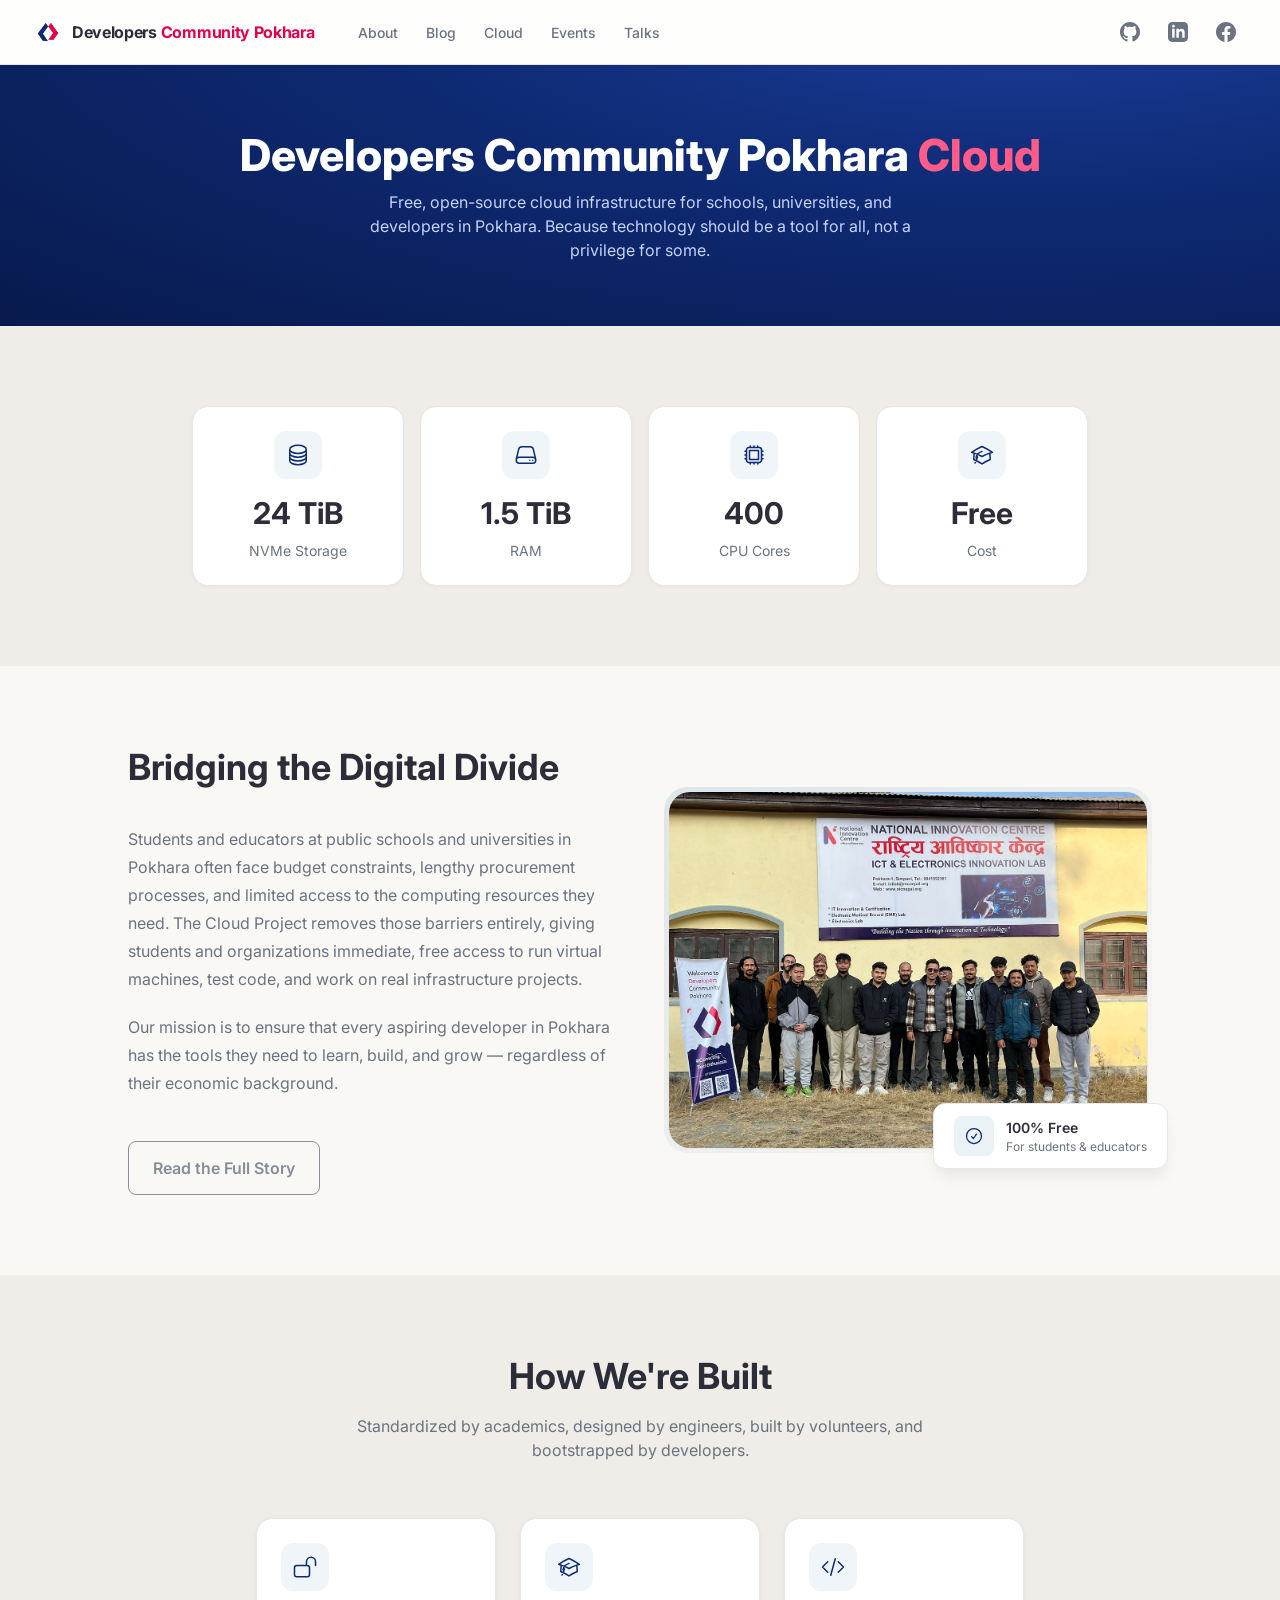
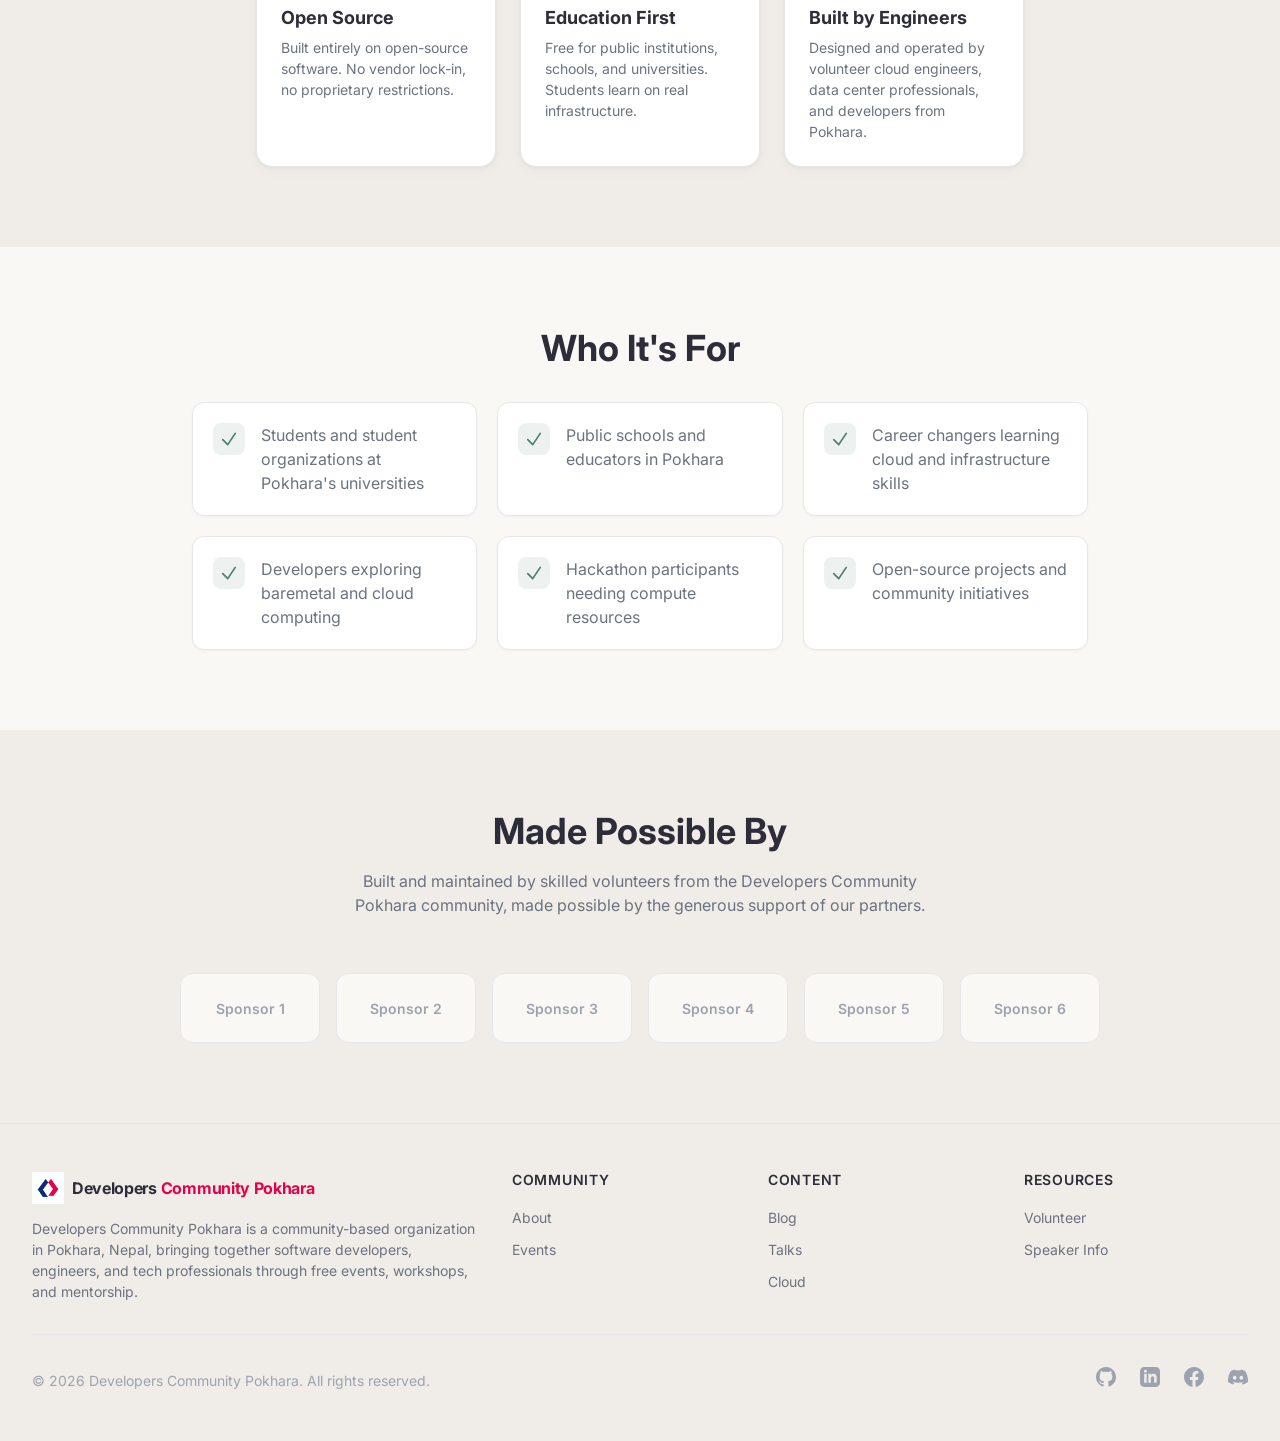
<file: cloud-project.html>
<!DOCTYPE html>
<html lang="en">

<head>
  <meta charset="utf-8">
  <meta name="viewport" content="width=device-width, initial-scale=1, maximum-scale=1">
  <link rel="icon" type="image/png" href="images/developers community pokhara logo.png">
  <title>Developers Community Pokhara Cloud - Free Open Source Cloud Infrastructure for Pokhara</title>
  <meta name="description"
    content="The Developers Community Pokhara Cloud Project provides free, open-source cloud infrastructure to schools, universities, and developers in Pokhara, Nepal. 24 TiB NVMe storage, 1.5 TiB RAM, 400 CPU cores.">
  <link rel="preconnect" href="https://fonts.googleapis.com">
  <link rel="preconnect" href="https://fonts.gstatic.com" crossorigin>
  <link rel="preconnect" href="https://images.unsplash.com">
  <link href="https://fonts.googleapis.com/css2?family=Inter:wght@400;500;600;700&display=swap" rel="stylesheet">
  <link rel="stylesheet" href="css/style.css">
</head>

<body>

  <header class="td-header td-header--sticky">
    <nav class="td-header__nav">
      <div class="td-header__inner">
        <div class="td-header__left">
          <a class="td-header__brand" href=".">
            <span class="td-logo" style="font-size:1rem;gap:0.5em;--logo-text-color:#2D2D3A">
              <span class="td-logo__icon" style="width:32px;height:32px">
                <img src="images/developers community pokhara logo.png" alt="Developers Community Pokhara"
                  style="width:100%;height:100%;object-fit:contain" />
              </span><span class="td-logo__wordmark">
                <span class="td-logo__brand">Developers</span>
                <span class="td-logo__devs">Community Pokhara</span>
              </span>
            </span>
          </a>
          <div class="td-header__desktop-links">
            <a class="td-header__link" href="about.html">About</a>
            <a class="td-header__link" href="blog.html">Blog</a>
            <a class="td-header__link" href="cloud-project.html">Cloud</a>
            <a class="td-header__link" href="events.html">Events</a>
            <a class="td-header__link" href="talks.html">Talks</a>
          </div>
        </div>
        <div class="td-header__right">
          <div class="td-header__actions">
            <a class="td-header__link" href="https://github.com/dev-community-pokhara" target="_blank"
              rel="noopener noreferrer"><svg viewBox="0 0 24 24" fill="currentColor" class="w-5 h-5">
                <path
                  d="M12 0c-6.626 0-12 5.373-12 12 0 5.302 3.438 9.8 8.207 11.387.599.111.793-.261.793-.577v-2.234c-3.338.726-4.033-1.416-4.033-1.416-.546-1.387-1.333-1.756-1.333-1.756-1.089-.745.083-.729.083-.729 1.205.084 1.839 1.237 1.839 1.237 1.07 1.834 2.807 1.304 3.492.997.107-.775.418-1.305.762-1.604-2.665-.305-5.467-1.334-5.467-5.931 0-1.311.469-2.381 1.236-3.221-.124-.303-.535-1.524.117-3.176 0 0 1.008-.322 3.301 1.23.957-.266 1.983-.399 3.003-.404 1.02.005 2.047.138 3.006.404 2.291-1.552 3.297-1.23 3.297-1.23.653 1.653.242 2.874.118 3.176.77.84 1.235 1.911 1.235 3.221 0 4.609-2.807 5.624-5.479 5.921.43.372.823 1.102.823 2.222v3.293c0 .319.192.694.801.576 4.765-1.589 8.199-6.086 8.199-11.386 0-6.627-5.373-12-12-12z">
                </path>
              </svg>
            </a>
            <a class="td-header__link" href="https://www.linkedin.com/company/developers-community-pokhara"
              target="_blank" rel="noopener noreferrer"><svg viewBox="0 0 24 24" fill="currentColor" class="w-5 h-5">
                <path
                  d="M19 0h-14c-2.761 0-5 2.239-5 5v14c0 2.761 2.239 5 5 5h14c2.762 0 5-2.239 5-5v-14c0-2.761-2.238-5-5-5zm-11 19h-3v-11h3v11zm-1.5-12.268c-.966 0-1.75-.79-1.75-1.764s.784-1.764 1.75-1.764 1.75.79 1.75 1.764-.783 1.764-1.75 1.764zm13.5 12.268h-3v-5.604c0-3.368-4-3.113-4 0v5.604h-3v-11h3v1.765c1.396-2.586 7-2.777 7 2.476v6.759z">
                </path>
              </svg>
            </a>

            <a class="td-header__link" href="https://www.facebook.com/groups/developerscommunityinpokhara"
              target="_blank" rel="noopener noreferrer"><svg viewBox="0 0 24 24" fill="currentColor" class="w-5 h-5">
                <path
                  d="M24 12.073c0-6.627-5.373-12-12-12s-12 5.373-12 12c0 5.99 4.388 10.954 10.125 11.854v-8.385H7.078v-3.47h3.047V9.43c0-3.007 1.792-4.669 4.533-4.669 1.312 0 2.686.235 2.686.235v2.953H15.83c-1.491 0-1.956.925-1.956 1.874v2.25h3.328l-.532 3.47h-2.796v8.385C19.612 23.027 24 18.062 24 12.073z">
                </path>
              </svg>
            </a>
          </div>
          <button class="td-header__hamburger" aria-label="Toggle menu" aria-expanded="false">
            <svg fill="none" viewBox="0 0 24 24" stroke="currentColor">
              <path stroke-linecap="round" stroke-linejoin="round" stroke-width="2" d="M4 6h16M4 12h16M4 18h16"></path>
            </svg>
          </button>
        </div>
      </div>
      <div class="td-header__mobile-menu">
        <div class="td-header__mobile-inner">
          <a class="td-header__link" href="about.html">About</a>
          <a class="td-header__link" href="blog.html">Blog</a>
          <a class="td-header__link" href="cloud-project.html">Cloud</a>
          <a class="td-header__link" href="events.html">Events</a>
          <a class="td-header__link" href="talks.html">Talks</a>
          <a class="td-header__link" href="https://github.com/dev-community-pokhara" target="_blank"
            rel="noopener noreferrer"><svg viewBox="0 0 24 24" fill="currentColor" class="w-5 h-5">
              <path
                d="M12 0c-6.626 0-12 5.373-12 12 0 5.302 3.438 9.8 8.207 11.387.599.111.793-.261.793-.577v-2.234c-3.338.726-4.033-1.416-4.033-1.416-.546-1.387-1.333-1.756-1.333-1.756-1.089-.745.083-.729.083-.729 1.205.084 1.839 1.237 1.839 1.237 1.07 1.834 2.807 1.304 3.492.997.107-.775.418-1.305.762-1.604-2.665-.305-5.467-1.334-5.467-5.931 0-1.311.469-2.381 1.236-3.221-.124-.303-.535-1.524.117-3.176 0 0 1.008-.322 3.301 1.23.957-.266 1.983-.399 3.003-.404 1.02.005 2.047.138 3.006.404 2.291-1.552 3.297-1.23 3.297-1.23.653 1.653.242 2.874.118 3.176.77.84 1.235 1.911 1.235 3.221 0 4.609-2.807 5.624-5.479 5.921.43.372.823 1.102.823 2.222v3.293c0 .319.192.694.801.576 4.765-1.589 8.199-6.086 8.199-11.386 0-6.627-5.373-12-12-12z">
              </path>
            </svg> GitHub</a>
          <a class="td-header__link" href="https://www.linkedin.com/company/developers-community-pokhara"
            target="_blank" rel="noopener noreferrer"><svg viewBox="0 0 24 24" fill="currentColor" class="w-5 h-5">
              <path
                d="M19 0h-14c-2.761 0-5 2.239-5 5v14c0 2.761 2.239 5 5 5h14c2.762 0 5-2.239 5-5v-14c0-2.761-2.238-5-5-5zm-11 19h-3v-11h3v11zm-1.5-12.268c-.966 0-1.75-.79-1.75-1.764s.784-1.764 1.75-1.764 1.75.79 1.75 1.764-.783 1.764-1.75 1.764zm13.5 12.268h-3v-5.604c0-3.368-4-3.113-4 0v5.604h-3v-11h3v1.765c1.396-2.586 7-2.777 7 2.476v6.759z">
              </path>
            </svg> LinkedIn</a>

          <a class="td-header__link" href="https://www.facebook.com/groups/developerscommunityinpokhara" target="_blank"
            rel="noopener noreferrer"><svg viewBox="0 0 24 24" fill="currentColor" class="w-5 h-5">
              <path
                d="M24 12.073c0-6.627-5.373-12-12-12s-12 5.373-12 12c0 5.99 4.388 10.954 10.125 11.854v-8.385H7.078v-3.47h3.047V9.43c0-3.007 1.792-4.669 4.533-4.669 1.312 0 2.686.235 2.686.235v2.953H15.83c-1.491 0-1.956.925-1.956 1.874v2.25h3.328l-.532 3.47h-2.796v8.385C19.612 23.027 24 18.062 24 12.073z">
              </path>
            </svg> Facebook</a>
        </div>
      </div>
    </nav>
  </header>

  <main>

  <section class="page-hero-v2">
    <div class="container">
      <h1>Developers Community Pokhara <span class="text-sunset">Cloud</span></h1>
      <p>Free, open-source cloud infrastructure for schools, universities, and developers in Pokhara. Because technology should be a tool for all, not a privilege for some.</p>
    </div>
  </section>

    <section class="section section--alt">
      <div class="container">
        <div class="cloud-stats-grid">
          <div class="cloud-stat-card">
            <div class="cloud-stat-card__icon">
              <svg class="w-6 h-6" fill="none" viewBox="0 0 24 24" stroke-width="1.5" stroke="currentColor">
                <path stroke-linecap="round" stroke-linejoin="round"
                  d="M20.25 6.375c0 2.278-3.694 4.125-8.25 4.125S3.75 8.653 3.75 6.375m16.5 0c0-2.278-3.694-4.125-8.25-4.125S3.75 4.097 3.75 6.375m16.5 0v11.25c0 2.278-3.694 4.125-8.25 4.125s-8.25-1.847-8.25-4.125V6.375m16.5 0v3.75m-16.5-3.75v3.75m16.5 0v3.75C20.25 16.153 16.556 18 12 18s-8.25-1.847-8.25-4.125v-3.75m16.5 0c0 2.278-3.694 4.125-8.25 4.125s-8.25-1.847-8.25-4.125" />
              </svg>
            </div>
            <div class="cloud-stat-card__number">24 TiB</div>
            <div class="cloud-stat-card__label">NVMe Storage</div>
          </div>
          <div class="cloud-stat-card">
            <div class="cloud-stat-card__icon">
              <svg class="w-6 h-6" fill="none" viewBox="0 0 24 24" stroke-width="1.5" stroke="currentColor">
                <path stroke-linecap="round" stroke-linejoin="round"
                  d="M21.75 17.25v-.228a4.5 4.5 0 0 0-.12-1.03l-2.268-9.64a3.375 3.375 0 0 0-3.285-2.602H7.923a3.375 3.375 0 0 0-3.285 2.602l-2.268 9.64a4.5 4.5 0 0 0-.12 1.03v.228m19.5 0a3 3 0 0 1-3 3H5.25a3 3 0 0 1-3-3m19.5 0a3 3 0 0 0-3-3H5.25a3 3 0 0 0-3 3m16.5 0h.008v.008h-.008v-.008Zm-3 0h.008v.008h-.008v-.008Z" />
              </svg>
            </div>
            <div class="cloud-stat-card__number">1.5 TiB</div>
            <div class="cloud-stat-card__label">RAM</div>
          </div>
          <div class="cloud-stat-card">
            <div class="cloud-stat-card__icon">
              <svg class="w-6 h-6" fill="none" viewBox="0 0 24 24" stroke-width="1.5" stroke="currentColor">
                <path stroke-linecap="round" stroke-linejoin="round"
                  d="M8.25 3v1.5M4.5 8.25H3M21 8.25h-1.5M4.5 12H3m18 0h-1.5m-15 3.75H3M21 15.75h-1.5M8.25 19.5V21M12 3v1.5m0 15V21m3.75-18v1.5m0 15V21m-9-1.5h10.5a2.25 2.25 0 0 0 2.25-2.25V6.75a2.25 2.25 0 0 0-2.25-2.25H6.75A2.25 2.25 0 0 0 4.5 6.75v10.5a2.25 2.25 0 0 0 2.25 2.25Zm.75-12h9v9h-9v-9Z" />
              </svg>
            </div>
            <div class="cloud-stat-card__number">400</div>
            <div class="cloud-stat-card__label">CPU Cores</div>
          </div>
          <div class="cloud-stat-card">
            <div class="cloud-stat-card__icon">
              <svg class="w-6 h-6" fill="none" viewBox="0 0 24 24" stroke-width="1.5" stroke="currentColor">
                <path stroke-linecap="round" stroke-linejoin="round"
                  d="M4.26 10.147a60.438 60.438 0 0 0-.491 6.347A48.62 48.62 0 0 1 12 20.904a48.62 48.62 0 0 1 8.232-4.41 60.46 60.46 0 0 0-.491-6.347m-15.482 0a50.636 50.636 0 0 0-2.658-.813A59.906 59.906 0 0 1 12 3.493a59.903 59.903 0 0 1 10.399 5.84c-.896.248-1.783.52-2.658.814m-15.482 0A50.717 50.717 0 0 1 12 13.489a50.702 50.702 0 0 1 7.74-3.342M6.75 15a.75.75 0 1 0 0-1.5.75.75 0 0 0 0 1.5Zm0 0v-3.675A55.378 55.378 0 0 1 12 8.443m-7.007 11.55A5.981 5.981 0 0 0 6.75 15.75v-1.5" />
              </svg>
            </div>
            <div class="cloud-stat-card__number">Free</div>
            <div class="cloud-stat-card__label">Cost</div>
          </div>
        </div>
      </div>
    </section>

    <section class="section">
      <div class="container">
        <div class="story-grid">
          <div class="story__text">
            <h2 class="section__title">Bridging the Digital Divide</h2>
            <p>Students and educators at public schools and universities in Pokhara often face budget constraints,
              lengthy procurement processes, and limited access to the computing resources they need. The Cloud Project
              removes those barriers entirely, giving students and organizations immediate, free access to run virtual
              machines, test code, and work on real infrastructure projects.</p>
            <p>Our mission is to ensure that every aspiring developer in Pokhara has the tools they need to learn,
              build, and grow — regardless of their economic background.</p>
            <div class="mt-6">
              <a href="#" class="td-button td-button--ghost td-button--md">Read the Full Story</a>
            </div>
          </div>
          <div class="story__image-wrapper">
            <div class="story__image-box">
              <div class="story__image-inner">
                <img src="images/events/meetup-21-group.jpg" alt="Cloud infrastructure for Pokhara"
                  style="width:100%;height:100%;object-fit:cover" />
              </div>
            </div>
            <div class="story__badge">
              <div class="story__badge-icon">
                <svg fill="none" viewBox="0 0 24 24" stroke-width="1.5" stroke="currentColor">
                  <path stroke-linecap="round" stroke-linejoin="round"
                    d="M9 12.75L11.25 15 15 9.75M21 12a9 9 0 11-18 0 9 9 0 0118 0z" />
                </svg>
              </div>
              <div>
                <div class="story__badge-title">100% Free</div>
                <div class="story__badge-sub">For students & educators</div>
              </div>
            </div>
          </div>
        </div>
      </div>
    </section>

    <section class="section section--alt">
      <div class="container">
        <div class="section__header text-center">
          <h2 class="section__title">How We're Built</h2>
          <p class="section__subtitle">Standardized by academics, designed by engineers, built by volunteers, and
            bootstrapped by developers.</p>
        </div>
        <div class="cloud-features-grid">
          <div class="cloud-feature-card">
            <div class="cloud-feature-card__icon">
              <svg class="w-6 h-6" fill="none" viewBox="0 0 24 24" stroke-width="1.5" stroke="currentColor">
                <path stroke-linecap="round" stroke-linejoin="round"
                  d="M13.5 10.5V6.75a4.5 4.5 0 1 1 9 0v3.75M3.75 21.75h10.5a2.25 2.25 0 0 0 2.25-2.25v-6.75a2.25 2.25 0 0 0-2.25-2.25H3.75a2.25 2.25 0 0 0-2.25 2.25v6.75a2.25 2.25 0 0 0 2.25 2.25Z" />
              </svg>
            </div>
            <h3 class="cloud-feature-card__title">Open Source</h3>
            <p class="cloud-feature-card__text">Built entirely on open-source software. No vendor lock-in, no
              proprietary restrictions.</p>
          </div>
          <div class="cloud-feature-card">
            <div class="cloud-feature-card__icon">
              <svg class="w-6 h-6" fill="none" viewBox="0 0 24 24" stroke-width="1.5" stroke="currentColor">
                <path stroke-linecap="round" stroke-linejoin="round"
                  d="M4.26 10.147a60.438 60.438 0 0 0-.491 6.347A48.62 48.62 0 0 1 12 20.904a48.62 48.62 0 0 1 8.232-4.41 60.46 60.46 0 0 0-.491-6.347m-15.482 0a50.636 50.636 0 0 0-2.658-.813A59.906 59.906 0 0 1 12 3.493a59.903 59.903 0 0 1 10.399 5.84c-.896.248-1.783.52-2.658.814m-15.482 0A50.717 50.717 0 0 1 12 13.489a50.702 50.702 0 0 1 7.74-3.342M6.75 15a.75.75 0 1 0 0-1.5.75.75 0 0 0 0 1.5Zm0 0v-3.675A55.378 55.378 0 0 1 12 8.443m-7.007 11.55A5.981 5.981 0 0 0 6.75 15.75v-1.5" />
              </svg>
            </div>
            <h3 class="cloud-feature-card__title">Education First</h3>
            <p class="cloud-feature-card__text">Free for public institutions, schools, and universities. Students learn
              on real infrastructure.</p>
          </div>
          <div class="cloud-feature-card">
            <div class="cloud-feature-card__icon">
              <svg class="w-6 h-6" fill="none" viewBox="0 0 24 24" stroke-width="1.5" stroke="currentColor">
                <path stroke-linecap="round" stroke-linejoin="round"
                  d="M17.25 6.75 22.5 12l-5.25 5.25m-10.5 0L1.5 12l5.25-5.25m7.5-3-4.5 16.5" />
              </svg>
            </div>
            <h3 class="cloud-feature-card__title">Built by Engineers</h3>
            <p class="cloud-feature-card__text">Designed and operated by volunteer cloud engineers, data center
              professionals, and developers from Pokhara.</p>
          </div>
        </div>
      </div>
    </section>

    <section class="section">
      <div class="container">
        <div class="max-w-4xl mx-auto">
          <h2 class="section__title text-center mb-8">Who It's For</h2>
          <div class="values-grid">
            <div class="value-card">
              <div class="value-card__check">
                <svg fill="none" viewBox="0 0 24 24" stroke-width="2" stroke="currentColor">
                  <path stroke-linecap="round" stroke-linejoin="round" d="m4.5 12.75 6 6 9-13.5" />
                </svg>
              </div>
              <div class="value-card__text">Students and student organizations at Pokhara's universities</div>
            </div>
            <div class="value-card">
              <div class="value-card__check">
                <svg fill="none" viewBox="0 0 24 24" stroke-width="2" stroke="currentColor">
                  <path stroke-linecap="round" stroke-linejoin="round" d="m4.5 12.75 6 6 9-13.5" />
                </svg>
              </div>
              <div class="value-card__text">Public schools and educators in Pokhara</div>
            </div>
            <div class="value-card">
              <div class="value-card__check">
                <svg fill="none" viewBox="0 0 24 24" stroke-width="2" stroke="currentColor">
                  <path stroke-linecap="round" stroke-linejoin="round" d="m4.5 12.75 6 6 9-13.5" />
                </svg>
              </div>
              <div class="value-card__text">Career changers learning cloud and infrastructure skills</div>
            </div>
            <div class="value-card">
              <div class="value-card__check">
                <svg fill="none" viewBox="0 0 24 24" stroke-width="2" stroke="currentColor">
                  <path stroke-linecap="round" stroke-linejoin="round" d="m4.5 12.75 6 6 9-13.5" />
                </svg>
              </div>
              <div class="value-card__text">Developers exploring baremetal and cloud computing</div>
            </div>
            <div class="value-card">
              <div class="value-card__check">
                <svg fill="none" viewBox="0 0 24 24" stroke-width="2" stroke="currentColor">
                  <path stroke-linecap="round" stroke-linejoin="round" d="m4.5 12.75 6 6 9-13.5" />
                </svg>
              </div>
              <div class="value-card__text">Hackathon participants needing compute resources</div>
            </div>
            <div class="value-card">
              <div class="value-card__check">
                <svg fill="none" viewBox="0 0 24 24" stroke-width="2" stroke="currentColor">
                  <path stroke-linecap="round" stroke-linejoin="round" d="m4.5 12.75 6 6 9-13.5" />
                </svg>
              </div>
              <div class="value-card__text">Open-source projects and community initiatives</div>
            </div>
          </div>
        </div>
      </div>
    </section>

    <section class="section section--alt">
      <div class="container">
        <div class="section__header text-center">
          <h2 class="section__title">Made Possible By</h2>
          <p class="section__subtitle">Built and maintained by skilled volunteers from the Developers Community Pokhara
            community, made possible by the generous support of our partners.</p>
        </div>
        <div class="flex flex-wrap gap-4 justify-center mt-8">
          <div
            style="width: 140px; height: 70px; background: var(--bg); border-radius: 0.75rem; border: 1px solid var(--border); display: flex; align-items: center; justify-content: center; color: var(--text-muted); font-weight: 600; font-size: 0.875rem;">
            Sponsor 1</div>
          <div
            style="width: 140px; height: 70px; background: var(--bg); border-radius: 0.75rem; border: 1px solid var(--border); display: flex; align-items: center; justify-content: center; color: var(--text-muted); font-weight: 600; font-size: 0.875rem;">
            Sponsor 2</div>
          <div
            style="width: 140px; height: 70px; background: var(--bg); border-radius: 0.75rem; border: 1px solid var(--border); display: flex; align-items: center; justify-content: center; color: var(--text-muted); font-weight: 600; font-size: 0.875rem;">
            Sponsor 3</div>
          <div
            style="width: 140px; height: 70px; background: var(--bg); border-radius: 0.75rem; border: 1px solid var(--border); display: flex; align-items: center; justify-content: center; color: var(--text-muted); font-weight: 600; font-size: 0.875rem;">
            Sponsor 4</div>
          <div
            style="width: 140px; height: 70px; background: var(--bg); border-radius: 0.75rem; border: 1px solid var(--border); display: flex; align-items: center; justify-content: center; color: var(--text-muted); font-weight: 600; font-size: 0.875rem;">
            Sponsor 5</div>
          <div
            style="width: 140px; height: 70px; background: var(--bg); border-radius: 0.75rem; border: 1px solid var(--border); display: flex; align-items: center; justify-content: center; color: var(--text-muted); font-weight: 600; font-size: 0.875rem;">
            Sponsor 6</div>
        </div>
      </div>
    </section>

  </main>

  <!-- ===== FOOTER ===== -->
  <footer class="td-footer">
    <div class="td-footer__container">
      <div class="td-footer__grid">
        <div>
          <span class="td-logo" style="font-size:1rem;gap:0.5em;--logo-text-color:#2D2D3A">
            <span class="td-logo__icon" style="width:32px;height:32px">
              <img src="images/developers community pokhara logo.png" alt="Developers Community Pokhara"
                style="width:100%;height:100%;object-fit:contain" />
            </span>
            <span class="td-logo__wordmark">
              <span class="td-logo__brand">Developers</span>
              <span class="td-logo__devs">Community Pokhara</span>
            </span>
          </span>
          <p class="td-footer__description">
            Developers Community Pokhara is a community-based organization in Pokhara, Nepal, bringing together software
            developers, engineers, and tech professionals through free events, workshops, and mentorship.
          </p>
        </div>
        <div class="td-footer__link-group">
          <h3>Community</h3>
          <ul>
            <li><a href="about.html">About</a></li>
            <li><a href="events.html">Events</a></li>
          </ul>
        </div>
        <div class="td-footer__link-group">
          <h3>Content</h3>
          <ul>
            <li><a href="blog.html">Blog</a></li>
            <li><a href="talks.html">Talks</a></li>
            <li><a href="cloud-project.html">Cloud</a></li>
          </ul>
        </div>
        <div class="td-footer__link-group">
          <h3>Resources</h3>
          <ul>
            <li><a href="about.html">Volunteer</a></li>
            <li><a href="talks.html">Speaker Info</a></li>
          </ul>
        </div>
      </div>
      <div class="td-footer__bottom">
        <p class="td-footer__copyright">&copy; 2026 Developers Community Pokhara. All rights reserved.</p>
        <div class="td-footer__socials">
          <a class="td-footer__social-link" href="https://github.com/dev-community-pokhara" target="_blank"
            rel="noopener noreferrer" aria-label="GitHub">
            <svg viewBox="0 0 24 24" fill="currentColor">
              <path
                d="M12 0c-6.626 0-12 5.373-12 12 0 5.302 3.438 9.8 8.207 11.387.599.111.793-.261.793-.577v-2.234c-3.338.726-4.033-1.416-4.033-1.416-.546-1.387-1.333-1.756-1.333-1.756-1.089-.745.083-.729.083-.729 1.205.084 1.839 1.237 1.839 1.237 1.07 1.834 2.807 1.304 3.492.997.107-.775.418-1.305.762-1.604-2.665-.305-5.467-1.334-5.467-5.931 0-1.311.469-2.381 1.236-3.221-.124-.303-.535-1.524.117-3.176 0 0 1.008-.322 3.301 1.23.957-.266 1.983-.399 3.003-.404 1.02.005 2.047.138 3.006.404 2.291-1.552 3.297-1.23 3.297-1.23.653 1.653.242 2.874.118 3.176.77.84 1.235 1.911 1.235 3.221 0 4.609-2.807 5.624-5.479 5.921.43.372.823 1.102.823 2.222v3.293c0 .319.192.694.801.576 4.765-1.589 8.199-6.086 8.199-11.386 0-6.627-5.373-12-12-12z">
              </path>
            </svg>
          </a>
          <a class="td-footer__social-link" href="https://www.linkedin.com/company/developers-community-pokhara"
            target="_blank" rel="noopener noreferrer" aria-label="LinkedIn">
            <svg viewBox="0 0 24 24" fill="currentColor">
              <path
                d="M19 0h-14c-2.761 0-5 2.239-5 5v14c0 2.761 2.239 5 5 5h14c2.762 0 5-2.239 5-5v-14c0-2.761-2.238-5-5-5zm-11 19h-3v-11h3v11zm-1.5-12.268c-.966 0-1.75-.79-1.75-1.764s.784-1.764 1.75-1.764 1.75.79 1.75 1.764-.783 1.764-1.75 1.764zm13.5 12.268h-3v-5.604c0-3.368-4-3.113-4 0v5.604h-3v-11h3v1.765c1.396-2.586 7-2.777 7 2.476v6.759z">
              </path>
            </svg>
          </a>

          <a class="td-footer__social-link" href="https://www.facebook.com/groups/developerscommunityinpokhara"
            target="_blank" rel="noopener noreferrer" aria-label="Facebook">
            <svg viewBox="0 0 24 24" fill="currentColor">
              <path
                d="M24 12.073c0-6.627-5.373-12-12-12s-12 5.373-12 12c0 5.99 4.388 10.954 10.125 11.854v-8.385H7.078v-3.47h3.047V9.43c0-3.007 1.792-4.669 4.533-4.669 1.312 0 2.686.235 2.686.235v2.953H15.83c-1.491 0-1.956.925-1.956 1.874v2.25h3.328l-.532 3.47h-2.796v8.385C19.612 23.027 24 18.062 24 12.073z">
              </path>
            </svg>
          </a>
          <a class="td-footer__social-link" href="https://discord.gg/6EjtZraef" target="_blank"
            rel="noopener noreferrer" aria-label="Discord">
            <svg viewBox="0 0 24 24" fill="currentColor">
              <path
                d="M20.317 4.37a19.79 19.79 0 0 0-4.885-1.515.074.074 0 0 0-.079.037c-.21.375-.444.864-.608 1.25a18.27 18.27 0 0 0-5.487 0 12.64 12.64 0 0 0-.617-1.25.077.077 0 0 0-.079-.037A19.736 19.736 0 0 0 3.677 4.37a.07.07 0 0 0-.032.027C.533 9.046-.32 13.58.099 18.057a.082.082 0 0 0 .031.057 19.9 19.9 0 0 0 5.993 3.03.078.078 0 0 0 .084-.028c.462-.63.874-1.295 1.226-1.994a.076.076 0 0 0-.041-.106 13.107 13.107 0 0 1-1.872-.892.077.077 0 0 1-.008-.128c.126-.094.252-.192.372-.291a.074.074 0 0 1 .077-.01c3.928 1.793 8.18 1.793 12.062 0a.074.074 0 0 1 .078.01c.12.098.246.198.373.292a.077.077 0 0 1-.006.127 12.299 12.299 0 0 1-1.873.892.077.077 0 0 0-.041.107c.36.698.772 1.362 1.225 1.993a.076.076 0 0 0 .084.028 19.839 19.839 0 0 0 6.002-3.03.077.077 0 0 0 .032-.054c.5-5.177-.838-9.674-3.549-13.66a.061.061 0 0 0-.031-.03zM8.02 15.33c-1.183 0-2.157-1.085-2.157-2.419 0-1.333.956-2.419 2.157-2.419 1.21 0 2.176 1.096 2.157 2.42 0 1.333-.956 2.418-2.157 2.418zm7.975 0c-1.183 0-2.157-1.085-2.157-2.419 0-1.333.955-2.419 2.157-2.419 1.21 0 2.176 1.096 2.157 2.42 0 1.333-.946 2.418-2.157 2.418z">
              </path>
            </svg>
          </a>
        </div>
      </div>
    </div>
  </footer>

  <script>
    document.querySelector('.td-header__hamburger')?.addEventListener('click', function () {
      const menu = document.querySelector('.td-header__mobile-menu');
      const expanded = this.getAttribute('aria-expanded') === 'true';
      this.setAttribute('aria-expanded', !expanded);
      menu.classList.toggle('td-header__mobile-menu--open');
    });
  </script>

</body>

</html>
</file>
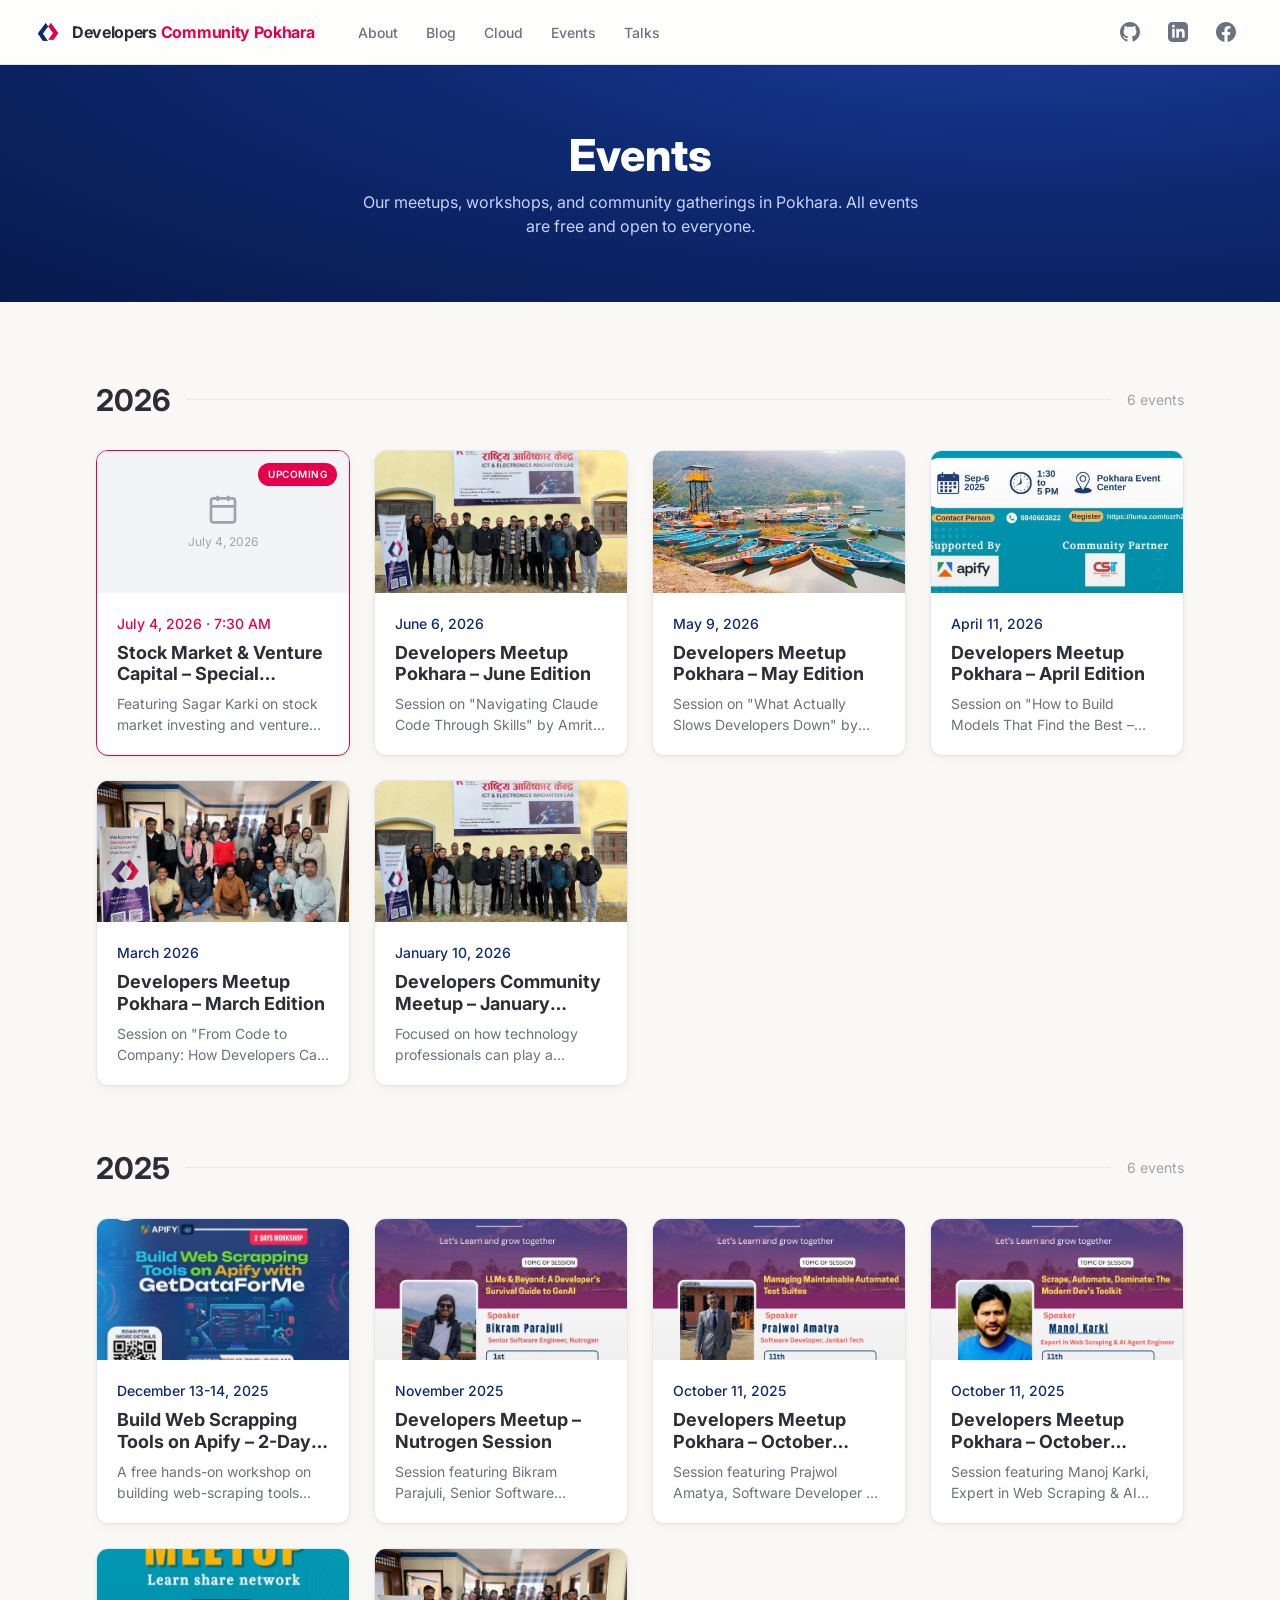
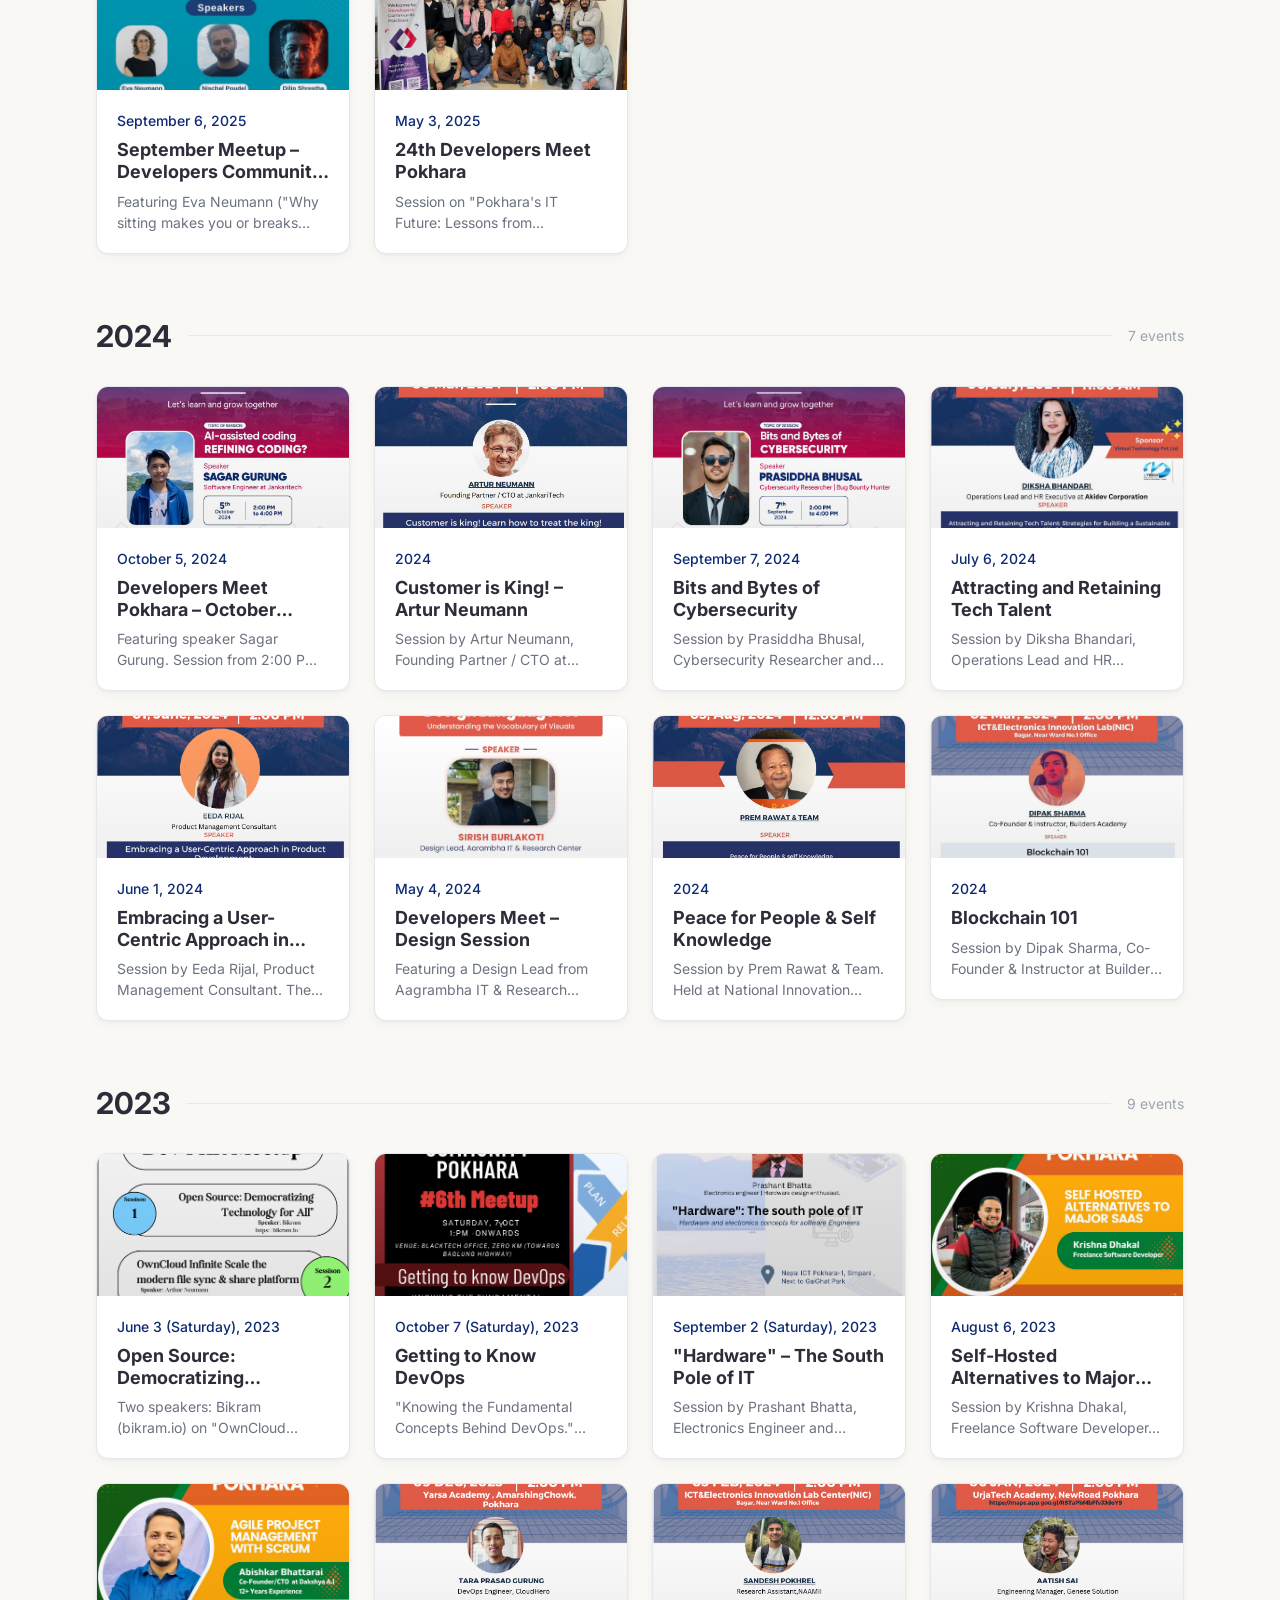
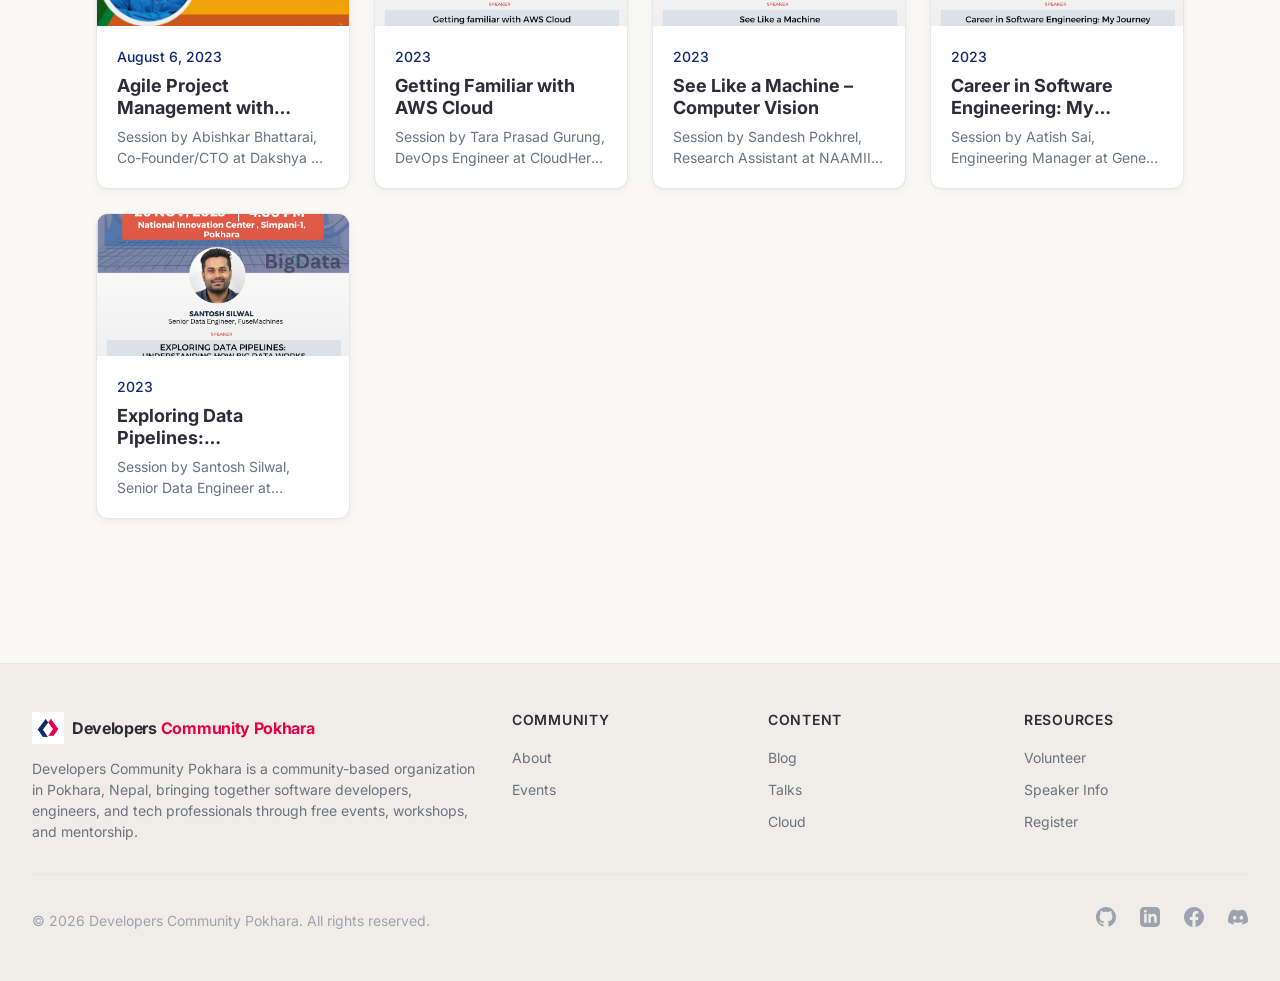
<file: events.html>
<!DOCTYPE html>
<html lang="en">

<head>
  <meta charset="UTF-8">
  <meta name="viewport" content="width=device-width, initial-scale=1.0">
  <link rel="icon" type="image/png" href="images/developers community pokhara logo.png">
  <title>Events - Developers Community Pokhara</title>
  <meta name="description"
    content="Events from the Developers Community Pokhara. Join our upcoming meetups, workshops, and tech gatherings in Pokhara, Nepal.">
  <link rel="preconnect" href="https://fonts.googleapis.com">
  <link rel="preconnect" href="https://fonts.gstatic.com" crossorigin>
  <link rel="preconnect" href="https://images.unsplash.com">
  <link href="https://fonts.googleapis.com/css2?family=Inter:wght@400;500;600;700&display=swap" rel="stylesheet">
  <link rel="stylesheet" href="css/style.css">
</head>

<body>

  <!-- ===== HEADER ===== -->
  <header class="td-header td-header--sticky">
    <nav class="td-header__nav" aria-label="Main navigation">
      <div class="td-header__inner">
        <div class="td-header__left">
          <a class="td-header__brand" href=".">
            <span class="td-logo" style="font-size:1rem;gap:0.5em;--logo-text-color:#2D2D3A">
              <span class="td-logo__icon" style="width:32px;height:32px">
                <img src="images/developers community pokhara logo.png" alt="Developers Community Pokhara"
                  style="width:100%;height:100%;object-fit:contain" />
              </span>
              <span class="td-logo__wordmark">
                <span class="td-logo__brand">Developers</span>
                <span class="td-logo__devs">Community Pokhara</span>
              </span>
            </span>
          </a>
          <div class="td-header__desktop-links">
            <a class="td-header__link" href="about.html">About</a>
            <a class="td-header__link" href="blog.html">Blog</a>
            <a class="td-header__link" href="cloud-project.html">Cloud</a>
            <a class="td-header__link" href="events.html">Events</a>
            <a class="td-header__link" href="talks.html">Talks</a>
          </div>
        </div>
        <div class="td-header__right">
          <div class="td-header__actions">
            <a class="td-header__link" href="https://github.com/dev-community-pokhara" target="_blank"
              rel="noopener noreferrer">
              <svg viewBox="0 0 24 24" fill="currentColor" class="w-5 h-5">
                <path
                  d="M12 0c-6.626 0-12 5.373-12 12 0 5.302 3.438 9.8 8.207 11.387.599.111.793-.261.793-.577v-2.234c-3.338.726-4.033-1.416-4.033-1.416-.546-1.387-1.333-1.756-1.333-1.756-1.089-.745.083-.729.083-.729 1.205.084 1.839 1.237 1.839 1.237 1.07 1.834 2.807 1.304 3.492.997.107-.775.418-1.305.762-1.604-2.665-.305-5.467-1.334-5.467-5.931 0-1.311.469-2.381 1.236-3.221-.124-.303-.535-1.524.117-3.176 0 0 1.008-.322 3.301 1.23.957-.266 1.983-.399 3.003-.404 1.02.005 2.047.138 3.006.404 2.291-1.552 3.297-1.23 3.297-1.23.653 1.653.242 2.874.118 3.176.77.84 1.235 1.911 1.235 3.221 0 4.609-2.807 5.624-5.479 5.921.43.372.823 1.102.823 2.222v3.293c0 .319.192.694.801.576 4.765-1.589 8.199-6.086 8.199-11.386 0-6.627-5.373-12-12-12z">
                </path>
              </svg>
            </a>
            <a class="td-header__link" href="https://www.linkedin.com/company/developers-community-pokhara"
              target="_blank" rel="noopener noreferrer">
              <svg viewBox="0 0 24 24" fill="currentColor" class="w-5 h-5">
                <path
                  d="M19 0h-14c-2.761 0-5 2.239-5 5v14c0 2.761 2.239 5 5 5h14c2.762 0 5-2.239 5-5v-14c0-2.761-2.238-5-5-5zm-11 19h-3v-11h3v11zm-1.5-12.268c-.966 0-1.75-.79-1.75-1.764s.784-1.764 1.75-1.764 1.75.79 1.75 1.764-.783 1.764-1.75 1.764zm13.5 12.268h-3v-5.604c0-3.368-4-3.113-4 0v5.604h-3v-11h3v1.765c1.396-2.586 7-2.777 7 2.476v6.759z">
                </path>
              </svg>
            </a>
            <a class="td-header__link" href="https://www.facebook.com/groups/developerscommunityinpokhara"
              target="_blank" rel="noopener noreferrer">
              <svg viewBox="0 0 24 24" fill="currentColor" class="w-5 h-5">
                <path
                  d="M24 12.073c0-6.627-5.373-12-12-12s-12 5.373-12 12c0 5.99 4.388 10.954 10.125 11.854v-8.385H7.078v-3.47h3.047V9.43c0-3.007 1.792-4.669 4.533-4.669 1.312 0 2.686.235 2.686.235v2.953H15.83c-1.491 0-1.956.925-1.956 1.874v2.25h3.328l-.532 3.47h-2.796v8.385C19.612 23.027 24 18.062 24 12.073z">
                </path>
              </svg>
            </a>
          </div>
          <button class="td-header__hamburger" aria-label="Toggle menu" aria-expanded="false">
            <svg fill="none" viewBox="0 0 24 24" stroke="currentColor">
              <path stroke-linecap="round" stroke-linejoin="round" stroke-width="2" d="M4 6h16M4 12h16M4 18h16"></path>
            </svg>
          </button>
        </div>
      </div>
      <div class="td-header__mobile-menu">
        <div class="td-header__mobile-inner">
          <a class="td-header__link" href="about.html">About</a>
          <a class="td-header__link" href="blog.html">Blog</a>
          <a class="td-header__link" href="cloud-project.html">Cloud</a>
          <a class="td-header__link" href="events.html">Events</a>
          <a class="td-header__link" href="talks.html">Talks</a>
          <a class="td-header__link" href="https://github.com/dev-community-pokhara" target="_blank"
            rel="noopener noreferrer">
            <svg viewBox="0 0 24 24" fill="currentColor" class="w-5 h-5">
              <path
                d="M12 0c-6.626 0-12 5.373-12 12 0 5.302 3.438 9.8 8.207 11.387.599.111.793-.261.793-.577v-2.234c-3.338.726-4.033-1.416-4.033-1.416-.546-1.387-1.333-1.756-1.333-1.756-1.089-.745.083-.729.083-.729 1.205.084 1.839 1.237 1.839 1.237 1.07 1.834 2.807 1.304 3.492.997.107-.775.418-1.305.762-1.604-2.665-.305-5.467-1.334-5.467-5.931 0-1.311.469-2.381 1.236-3.221-.124-.303-.535-1.524.117-3.176 0 0 1.008-.322 3.301 1.23.957-.266 1.983-.399 3.003-.404 1.02.005 2.047.138 3.006.404 2.291-1.552 3.297-1.23 3.297-1.23.653 1.653.242 2.874.118 3.176.77.84 1.235 1.911 1.235 3.221 0 4.609-2.807 5.624-5.479 5.921.43.372.823 1.102.823 2.222v3.293c0 .319.192.694.801.576 4.765-1.589 8.199-6.086 8.199-11.386 0-6.627-5.373-12-12-12z">
              </path>
            </svg>
          </a>
          <a class="td-header__link" href="https://www.linkedin.com/company/developers-community-pokhara"
            target="_blank" rel="noopener noreferrer">
            <svg viewBox="0 0 24 24" fill="currentColor" class="w-5 h-5">
              <path
                d="M19 0h-14c-2.761 0-5 2.239-5 5v14c0 2.761 2.239 5 5 5h14c2.762 0 5-2.239 5-5v-14c0-2.761-2.238-5-5-5zm-11 19h-3v-11h3v11zm-1.5-12.268c-.966 0-1.75-.79-1.75-1.764s.784-1.764 1.75-1.764 1.75.79 1.75 1.764-.783 1.764-1.75 1.764zm13.5 12.268h-3v-5.604c0-3.368-4-3.113-4 0v5.604h-3v-11h3v1.765c1.396-2.586 7-2.777 7 2.476v6.759z">
              </path>
            </svg>
          </a>
          <a class="td-header__link" href="https://www.facebook.com/groups/developerscommunityinpokhara" target="_blank"
            rel="noopener noreferrer">
            <svg viewBox="0 0 24 24" fill="currentColor" class="w-5 h-5">
              <path
                d="M24 12.073c0-6.627-5.373-12-12-12s-12 5.373-12 12c0 5.99 4.388 10.954 10.125 11.854v-8.385H7.078v-3.47h3.047V9.43c0-3.007 1.792-4.669 4.533-4.669 1.312 0 2.686.235 2.686.235v2.953H15.83c-1.491 0-1.956.925-1.956 1.874v2.25h3.328l-.532 3.47h-2.796v8.385C19.612 23.027 24 18.062 24 12.073z">
              </path>
            </svg>
          </a>
        </div>
      </div>
    </nav>
  </header>

  <!-- ===== PAGE HERO ===== -->
  <section class="page-hero-v2">
    <div class="container">
      <h1>Events</h1>
      <p>Our meetups, workshops, and community gatherings in Pokhara. All events are free and open to everyone.</p>
    </div>
  </section>

  <!-- ===== EVENTS LISTING ===== -->
  <section class="section">
    <div class="container" style="max-width: 72rem; margin: 0 auto;">

      <!-- 2026 -->
      <div class="blog-year">
        <div class="blog-year__header">
          <h2 class="blog-year__title">2026</h2>
          <div class="blog-year__line"></div>
          <span class="blog-year__count">6 events</span>
        </div>
        <div class="blog-grid">
          <a href="events/event_details.html?slug=stock-market-vc-2026"
            style="text-decoration:none;color:inherit;display:block">
            <div class="blog-card" style="border-color:var(--sunset);position:relative">
              <div
                style="position:absolute;top:0.75rem;right:0.75rem;background:var(--sunset);color:var(--white);font-size:0.625rem;font-weight:600;text-transform:uppercase;letter-spacing:0.05em;padding:0.25rem 0.625rem;border-radius:9999px;z-index:2">
                Upcoming</div>
              <div class="blog-card__image"
                style="background:var(--gray-100);display:flex;align-items:center;justify-content:center;color:var(--text-muted);font-size:0.75rem;padding:2rem;text-align:center">
                <div style="display:flex;flex-direction:column;align-items:center;gap:0.5rem">
                  <svg viewBox="0 0 24 24" fill="none" stroke="currentColor" stroke-width="2"
                    style="width:2rem;height:2rem">
                    <rect x="3" y="4" width="18" height="18" rx="2" />
                    <path d="M16 2v4" />
                    <path d="M8 2v4" />
                    <path d="M3 10h18" />
                  </svg>
                  <span>July 4, 2026</span>
                </div>
              </div>
              <div class="blog-card__body">
                <div class="blog-card__date" style="color:var(--sunset)">July 4, 2026 &middot; 7:30 AM</div>
                <h3 class="blog-card__title">Stock Market & Venture Capital – Special Session</h3>
                <p class="blog-card__excerpt">Featuring Sagar Karki on stock market investing and venture capital
                  insights for developers. Held at La Grande International College, Pokhara. Limited seats available.
                </p>
              </div>
            </div>
          </a>
          <a href="events/event_details.html?slug=meetup-june-2026"
            style="text-decoration:none;color:inherit;display:block">
            <div class="blog-card">
              <div class="blog-card__image">
                <img src="images/events/meetup-21-group.jpg" alt="Developers Meetup Pokhara – June Edition"
                  style="width:100%;height:100%;object-fit:cover" />
                <div class="blog-card__image-overlay"></div>
              </div>
              <div class="blog-card__body">
                <div class="blog-card__date">June 6, 2026</div>
                <h3 class="blog-card__title">Developers Meetup Pokhara – June Edition</h3>
                <p class="blog-card__excerpt">Session on "Navigating Claude Code Through Skills" by Amrit Ghimire,
                  Software Engineer at Datachain.ai. A practical, hands-on look at making the most of modern AI coding
                  tools. Held at Jyaba Tech Office, Pokhara.</p>
              </div>
            </div>
          </a>
          <a href="events/event_details.html?slug=meetup-may-2026"
            style="text-decoration:none;color:inherit;display:block">
            <div class="blog-card">
              <div class="blog-card__image">
                <img src="images/events/fewa-lake-pokhara.jpg" alt="Developers Meetup Pokhara – May Edition"
                  style="width:100%;height:100%;object-fit:cover" />
                <div class="blog-card__image-overlay"></div>
              </div>
              <div class="blog-card__body">
                <div class="blog-card__date">May 9, 2026</div>
                <h3 class="blog-card__title">Developers Meetup Pokhara – May Edition</h3>
                <p class="blog-card__excerpt">Session on "What Actually Slows Developers Down" by Ravi Bastola,
                  providing valuable insights into common developer challenges, productivity barriers, and practical
                  industry experiences. Held at Jyaba Tech Office.</p>
              </div>
            </div>
          </a>
          <a href="events/event_details.html?slug=meetup-april-2026"
            style="text-decoration:none;color:inherit;display:block">
            <div class="blog-card">
              <div class="blog-card__image">
                <img src="images/events/event-sep-2025-2.jpg" alt="Developers Meetup Pokhara – April Edition"
                  style="width:100%;height:100%;object-fit:cover" />
                <div class="blog-card__image-overlay"></div>
              </div>
              <div class="blog-card__body">
                <div class="blog-card__date">April 11, 2026</div>
                <h3 class="blog-card__title">Developers Meetup Pokhara – April Edition</h3>
                <p class="blog-card__excerpt">Session on "How to Build Models That Find the Best – Intro to LP/MLP
                  Modeling" by Shankar Karki, Senior Research Engineer at Hitachi Energy. Held at Jyaba, Pokhara.</p>
              </div>
            </div>
          </a>
          <a href="events/event_details.html?slug=meetup-march-2026"
            style="text-decoration:none;color:inherit;display:block">
            <div class="blog-card">
              <div class="blog-card__image">
                <img src="images/events/meetup-22-group.jpg" alt="Developers Meetup Pokhara – March Edition"
                  style="width:100%;height:100%;object-fit:cover" />
                <div class="blog-card__image-overlay"></div>
              </div>
              <div class="blog-card__body">
                <div class="blog-card__date">March 2026</div>
                <h3 class="blog-card__title">Developers Meetup Pokhara – March Edition</h3>
                <p class="blog-card__excerpt">Session on "From Code to Company: How Developers Can Build and Monetize
                  Global Products" by Bibek Acharya, Founder/CEO of Nepa Tech Pal Pvt Ltd. Held at National Innovation
                  Center Nepal.</p>
              </div>
            </div>
          </a>
          <a href="events/event_details.html?slug=meetup-january-2026"
            style="text-decoration:none;color:inherit;display:block">
            <div class="blog-card">
              <div class="blog-card__image">
                <img src="images/events/meetup-21-group.jpg" alt="Developers Community Meetup – January Edition"
                  style="width:100%;height:100%;object-fit:cover" />
                <div class="blog-card__image-overlay"></div>
              </div>
              <div class="blog-card__body">
                <div class="blog-card__date">January 10, 2026</div>
                <h3 class="blog-card__title">Developers Community Meetup – January Edition</h3>
                <p class="blog-card__excerpt">Focused on how technology professionals can play a meaningful role in
                  building a stable and resilient nation through their skills, mindset, and initiatives. Featuring
                  Sangam Giri, Software Engineer.</p>
              </div>
            </div>
          </a>
        </div>
      </div>

      <!-- 2025 -->
      <div class="blog-year">
        <div class="blog-year__header">
          <h2 class="blog-year__title">2025</h2>
          <div class="blog-year__line"></div>
          <span class="blog-year__count">6 events</span>
        </div>
        <div class="blog-grid">
          <a href="events/event_details.html?slug=web-scraping-apify-workshop-2025"
            style="text-decoration:none;color:inherit;display:block">
            <div class="blog-card">
              <div class="blog-card__image">
                <img src="images/event-dec-2025.jpg" alt="Build Web Scrapping Tools on Apify - Workshop Poster"
                  style="width:100%;height:100%;object-fit:cover" />
                <div class="blog-card__image-overlay"></div>
              </div>
              <div class="blog-card__body">
                <div class="blog-card__date">December 13-14, 2025</div>
                <h3 class="blog-card__title">Build Web Scrapping Tools on Apify – 2-Day Workshop</h3>
                <p class="blog-card__excerpt">A free hands-on workshop on building web-scraping tools using Apify and
                  GetDataForMe automation. Held at Infomax College of IT & Management, Ranipauwa, Pokhara. Supported by
                  APIFY.</p>
              </div>
            </div>
          </a>
          <a href="events/event_details.html?slug=meetup-nutrogen-2025"
            style="text-decoration:none;color:inherit;display:block">
            <div class="blog-card">
              <div class="blog-card__image">
                <img src="images/events/posters/2025-11-bikram-parajuli.jpg"
                  alt="Bikram Parajuli - Nutrogen Session Poster" style="width:100%;height:100%;object-fit:cover" />
                <div class="blog-card__image-overlay"></div>
              </div>
              <div class="blog-card__body">
                <div class="blog-card__date">November 2025</div>
                <h3 class="blog-card__title">Developers Meetup – Nutrogen Session</h3>
                <p class="blog-card__excerpt">Session featuring Bikram Parajuli, Senior Software Engineer at Nutrogen.
                  Topic of session to be announced. Powered by Apify. Held at BlackTech Office, Pokhara.</p>
              </div>
            </div>
          </a>
          <a href="events/event_details.html?slug=meetup-october-2025-session1"
            style="text-decoration:none;color:inherit;display:block">
            <div class="blog-card">
              <div class="blog-card__image">
                <img src="images/events/posters/2025-10-11-prajwol-amatya.png"
                  alt="Prajwol Amatya - Developers Meetup Pokhara October 2025"
                  style="width:100%;height:100%;object-fit:cover" />
                <div class="blog-card__image-overlay"></div>
              </div>
              <div class="blog-card__body">
                <div class="blog-card__date">October 11, 2025</div>
                <h3 class="blog-card__title">Developers Meetup Pokhara – October Edition (Session 1)</h3>
                <p class="blog-card__excerpt">Session featuring Prajwol Amatya, Software Developer at Jankari Tech. Held
                  at Pokhara Nomad Coworking. Powered by Apify. Hosted by Developers Community in Pokhara.</p>
              </div>
            </div>
          </a>
          <a href="events/event_details.html?slug=meetup-october-2025-session2"
            style="text-decoration:none;color:inherit;display:block">
            <div class="blog-card">
              <div class="blog-card__image">
                <img src="images/events/posters/2025-10-11-manoj-karki.png"
                  alt="Manoj Karki - Web Scraping & AI Agent Engineer"
                  style="width:100%;height:100%;object-fit:cover" />
                <div class="blog-card__image-overlay"></div>
              </div>
              <div class="blog-card__body">
                <div class="blog-card__date">October 11, 2025</div>
                <h3 class="blog-card__title">Developers Meetup Pokhara – October Edition (Session 2)</h3>
                <p class="blog-card__excerpt">Session featuring Manoj Karki, Expert in Web Scraping & AI Agent Engineer.
                  Held at Pokhara Nomad Coworking. Powered by Apify. Hosted by Developers Community in Pokhara.</p>
              </div>
            </div>
          </a>
          <a href="events/event_details.html?slug=september-meetup-2025"
            style="text-decoration:none;color:inherit;display:block">
            <div class="blog-card">
              <div class="blog-card__image">
                <img src="images/event-sep-2025.jpg" alt="September Meetup 2025 - Promotional Poster"
                  style="width:100%;height:100%;object-fit:cover" />
                <div class="blog-card__image-overlay"></div>
              </div>
              <div class="blog-card__body">
                <div class="blog-card__date">September 6, 2025</div>
                <h3 class="blog-card__title">September Meetup – Developers Community Pokhara</h3>
                <p class="blog-card__excerpt">Featuring Eva Neumann ("Why sitting makes you or breaks you"), Nischal
                  Poudel ("Data Extraction"), and Dilip Shrestha ("How Neurons Learn to See Patterns"). At Pokhara Event
                  Center. Supported by Apify and CSIT Association of Nepal.</p>
              </div>
            </div>
          </a>
          <a href="events/event_details.html?slug=meetup-24-2025"
            style="text-decoration:none;color:inherit;display:block">
            <div class="blog-card">
              <div class="blog-card__image">
                <img src="images/events/meetup-22-group.jpg" alt="24th Developers Meet Pokhara"
                  style="width:100%;height:100%;object-fit:cover" />
                <div class="blog-card__image-overlay"></div>
              </div>
              <div class="blog-card__body">
                <div class="blog-card__date">May 3, 2025</div>
                <h3 class="blog-card__title">24th Developers Meet Pokhara</h3>
                <p class="blog-card__excerpt">Session on "Pokhara's IT Future: Lessons from Shenzhen" led by speaker
                  Hari Bahadur Pahari. Brought together tech enthusiasts for an eye-opening discussion on Pokhara's tech
                  landscape.</p>
              </div>
            </div>
          </a>
        </div>
      </div>

      <!-- 2024 -->
      <div class="blog-year">
        <div class="blog-year__header">
          <h2 class="blog-year__title">2024</h2>
          <div class="blog-year__line"></div>
          <span class="blog-year__count">7 events</span>
        </div>
        <div class="blog-grid">
          <a href="events/event_details.html?slug=meetup-october-2024"
            style="text-decoration:none;color:inherit;display:block">
            <div class="blog-card">
              <div class="blog-card__image">
                <img src="images/events/posters/2024-10-05-meetup-sagar.jpg"
                  alt="Developers Meet Pokhara - October 2024" style="width:100%;height:100%;object-fit:cover" />
                <div class="blog-card__image-overlay"></div>
              </div>
              <div class="blog-card__body">
                <div class="blog-card__date">October 5, 2024</div>
                <h3 class="blog-card__title">Developers Meet Pokhara – October Edition</h3>
                <p class="blog-card__excerpt">Featuring speaker Sagar Gurung. Session from 2:00 PM to 4:00 PM at
                  Browndesk Co-working, Zero KM. Hosted by Developers Community Pokhara and National Innovation Centre.
                </p>
              </div>
            </div>
          </a>
          <a href="events/event_details.html?slug=customer-is-king-2024"
            style="text-decoration:none;color:inherit;display:block">
            <div class="blog-card">
              <div class="blog-card__image">
                <img src="images/events/posters/2024-artur-neumann-customer-king.jpg"
                  alt="Artur Neumann - Customer is King" style="width:100%;height:100%;object-fit:cover" />
                <div class="blog-card__image-overlay"></div>
              </div>
              <div class="blog-card__body">
                <div class="blog-card__date">2024</div>
                <h3 class="blog-card__title">Customer is King! – Artur Neumann</h3>
                <p class="blog-card__excerpt">Session by Artur Neumann, Founding Partner / CTO at JankariTech. Topic:
                  "Cultural difference between Nepali Freelancers/Workers and western customers." Held at National
                  Innovation Centre, Simpani, Pokhara.</p>
              </div>
            </div>
          </a>
          <a href="events/event_details.html?slug=cybersecurity-2024"
            style="text-decoration:none;color:inherit;display:block">
            <div class="blog-card">
              <div class="blog-card__image">
                <img src="images/events/posters/2024-09-07-cybersecurity-prasiddha.jpg"
                  alt="Cybersecurity Session - Prasiddha Bhusal" style="width:100%;height:100%;object-fit:cover" />
                <div class="blog-card__image-overlay"></div>
              </div>
              <div class="blog-card__body">
                <div class="blog-card__date">September 7, 2024</div>
                <h3 class="blog-card__title">Bits and Bytes of Cybersecurity</h3>
                <p class="blog-card__excerpt">Session by Prasiddha Bhusal, Cybersecurity Researcher and Bug Bounty
                  Hunter. A deep dive into cybersecurity fundamentals. Session from 2:00 PM to 4:00 PM at National
                  Innovation Centre, Simpani, Bagar, Pokhara.</p>
              </div>
            </div>
          </a>
          <a href="events/event_details.html?slug=tech-talent-2024"
            style="text-decoration:none;color:inherit;display:block">
            <div class="blog-card">
              <div class="blog-card__image">
                <img src="images/events/posters/2024-07-06-tech-talent-diksha.jpg"
                  alt="Tech Talent Session - Diksha Bhandari" style="width:100%;height:100%;object-fit:cover" />
                <div class="blog-card__image-overlay"></div>
              </div>
              <div class="blog-card__body">
                <div class="blog-card__date">July 6, 2024</div>
                <h3 class="blog-card__title">Attracting and Retaining Tech Talent</h3>
                <p class="blog-card__excerpt">Session by Diksha Bhandari, Operations Lead and HR Executive at Akidev
                  Corporation. Strategies for building a sustainable workforce. Session at 11:00 AM at National
                  Innovation Centre, Simpani, Bagar, Pokhara.</p>
              </div>
            </div>
          </a>
          <a href="events/event_details.html?slug=product-development-2024"
            style="text-decoration:none;color:inherit;display:block">
            <div class="blog-card">
              <div class="blog-card__image">
                <img src="images/events/posters/2024-06-01-product-eeda-rijal.png"
                  alt="Product Development - Eeda Rijal" style="width:100%;height:100%;object-fit:cover" />
                <div class="blog-card__image-overlay"></div>
              </div>
              <div class="blog-card__body">
                <div class="blog-card__date">June 1, 2024</div>
                <h3 class="blog-card__title">Embracing a User-Centric Approach in Product Development</h3>
                <p class="blog-card__excerpt">Session by Eeda Rijal, Product Management Consultant. The session
                  emphasizes the vital role of focusing on users in product development. At 2:00 PM. Hosted by
                  Developers Community Pokhara.</p>
              </div>
            </div>
          </a>
          <a href="events/event_details.html?slug=design-session-2024"
            style="text-decoration:none;color:inherit;display:block">
            <div class="blog-card">
              <div class="blog-card__image">
                <img src="images/events/posters/2024-05-04-design-aagrambha.jpg" alt="Design Session - Aagrambha IT"
                  style="width:100%;height:100%;object-fit:cover" />
                <div class="blog-card__image-overlay"></div>
              </div>
              <div class="blog-card__body">
                <div class="blog-card__date">May 4, 2024</div>
                <h3 class="blog-card__title">Developers Meet – Design Session</h3>
                <p class="blog-card__excerpt">Featuring a Design Lead from Aagrambha IT & Research Center. Session at
                  2:00 PM at Simpani, Bagar, near Ward No. 1 Office, Pokhara. Hosted by Developers Community and
                  National Innovation Centre.</p>
              </div>
            </div>
          </a>
          <a href="events/event_details.html?slug=peace-for-people-2024"
            style="text-decoration:none;color:inherit;display:block">
            <div class="blog-card">
              <div class="blog-card__image">
                <img src="images/events/posters/2024-prem-rawat-peace.jpg" alt="Prem Rawat - Peace for People"
                  style="width:100%;height:100%;object-fit:cover" />
                <div class="blog-card__image-overlay"></div>
              </div>
              <div class="blog-card__body">
                <div class="blog-card__date">2024</div>
                <h3 class="blog-card__title">Peace for People & Self Knowledge</h3>
                <p class="blog-card__excerpt">Session by Prem Rawat & Team. Held at National Innovation Centre, Simpani,
                  Bagar, Near Ward No. 1 Office, Pokhara. Hosted by Developers Community Pokhara.</p>
              </div>
            </div>
          </a>
          <a href="events/event_details.html?slug=blockchain-2024"
            style="text-decoration:none;color:inherit;display:block">
            <div class="blog-card">
              <div class="blog-card__image">
                <img src="images/events/posters/2024-blockchain-dipak-sharma.jpg" alt="Blockchain 101 - Dipak Sharma"
                  style="width:100%;height:100%;object-fit:cover" />
                <div class="blog-card__image-overlay"></div>
              </div>
              <div class="blog-card__body">
                <div class="blog-card__date">2024</div>
                <h3 class="blog-card__title">Blockchain 101</h3>
                <p class="blog-card__excerpt">Session by Dipak Sharma, Co-Founder & Instructor at Builders Academy. A
                  deep dive into the world of blockchain technology. Hosted by Developers Community Pokhara and National
                  Innovation Centre.</p>
              </div>
            </div>
          </a>
        </div>
      </div>

      <!-- 2023 -->
      <div class="blog-year">
        <div class="blog-year__header">
          <h2 class="blog-year__title">2023</h2>
          <div class="blog-year__line"></div>
          <span class="blog-year__count">9 events</span>
        </div>
        <div class="blog-grid">
          <a href="events/event_details.html?slug=open-source-2023"
            style="text-decoration:none;color:inherit;display:block">
            <div class="blog-card">
              <div class="blog-card__image">
                <img src="images/events/posters/2023-open-source-bikram-arthur.png"
                  alt="Open Source - Bikram and Arthur Neumann" style="width:100%;height:100%;object-fit:cover" />
                <div class="blog-card__image-overlay"></div>
              </div>
              <div class="blog-card__body">
                <div class="blog-card__date">June 3 (Saturday), 2023</div>
                <h3 class="blog-card__title">Open Source: Democratizing Technology for All</h3>
                <p class="blog-card__excerpt">Two speakers: Bikram (bikram.io) on "OwnCloud Infinite Scale – the modern
                  file sync & share platform" and Arthur Neumann on open source. At 4:00 PM, Pokhara Coworking Space.
                </p>
              </div>
            </div>
          </a>
          <a href="events/event_details.html?slug=devops-2023" style="text-decoration:none;color:inherit;display:block">
            <div class="blog-card">
              <div class="blog-card__image">
                <img src="images/events/posters/2023-10-07-devops-blacktech.png" alt="Getting to Know DevOps"
                  style="width:100%;height:100%;object-fit:cover" />
                <div class="blog-card__image-overlay"></div>
              </div>
              <div class="blog-card__body">
                <div class="blog-card__date">October 7 (Saturday), 2023</div>
                <h3 class="blog-card__title">Getting to Know DevOps</h3>
                <p class="blog-card__excerpt">"Knowing the Fundamental Concepts Behind DevOps." Session from 1:00 PM
                  onwards at BlackTech Office, Zero KM (towards Baglung Highway), Pokhara.</p>
              </div>
            </div>
          </a>
          <a href="events/event_details.html?slug=hardware-2023"
            style="text-decoration:none;color:inherit;display:block">
            <div class="blog-card">
              <div class="blog-card__image">
                <img src="images/events/posters/2023-09-02-hardware-prashant-bhatta.png"
                  alt="Hardware - The South Pole of IT" style="width:100%;height:100%;object-fit:cover" />
                <div class="blog-card__image-overlay"></div>
              </div>
              <div class="blog-card__body">
                <div class="blog-card__date">September 2 (Saturday), 2023</div>
                <h3 class="blog-card__title">"Hardware" – The South Pole of IT</h3>
                <p class="blog-card__excerpt">Session by Prashant Bhatta, Electronics Engineer and Hardware Design
                  Enthusiast. Hardware and electronics concepts for software engineers. At Nepal ICT, Pokhara-1,
                  Simpani, next to GaiGhat Park. From 2:00 PM onwards.</p>
              </div>
            </div>
          </a>
          <a href="events/event_details.html?slug=self-hosted-saas-2023"
            style="text-decoration:none;color:inherit;display:block">
            <div class="blog-card">
              <div class="blog-card__image">
                <img src="images/events/posters/2023-08-06-self-hosted-saas-krishna-dhakal.jpg"
                  alt="Self-Hosted Alternatives to SaaS" style="width:100%;height:100%;object-fit:cover" />
                <div class="blog-card__image-overlay"></div>
              </div>
              <div class="blog-card__body">
                <div class="blog-card__date">August 6, 2023</div>
                <h3 class="blog-card__title">Self-Hosted Alternatives to Major SaaS</h3>
                <p class="blog-card__excerpt">Session by Krishna Dhakal, Freelance Software Developer. Explore
                  self-hosted alternatives to popular SaaS products. At 5:00 PM, ICT Lab, Bagar, Pokhara.</p>
              </div>
            </div>
          </a>
          <a href="events/event_details.html?slug=agile-scrum-2023"
            style="text-decoration:none;color:inherit;display:block">
            <div class="blog-card">
              <div class="blog-card__image">
                <img src="images/events/posters/2023-08-06-agile-scrum-abishkar.jpg"
                  alt="Agile Project Management with Scrum" style="width:100%;height:100%;object-fit:cover" />
                <div class="blog-card__image-overlay"></div>
              </div>
              <div class="blog-card__body">
                <div class="blog-card__date">August 6, 2023</div>
                <h3 class="blog-card__title">Agile Project Management with Scrum</h3>
                <p class="blog-card__excerpt">Session by Abishkar Bhattarai, Co-Founder/CTO at Dakshya AI, with 12+
                  years of experience. At 5:00 PM, ICT Lab, Bagar, Pokhara.</p>
              </div>
            </div>
          </a>
          <a href="events/event_details.html?slug=aws-cloud-2023"
            style="text-decoration:none;color:inherit;display:block">
            <div class="blog-card">
              <div class="blog-card__image">
                <img src="images/events/posters/2024-aws-tara-gurung.png" alt="AWS Cloud - Tara Prasad Gurung"
                  style="width:100%;height:100%;object-fit:cover" />
                <div class="blog-card__image-overlay"></div>
              </div>
              <div class="blog-card__body">
                <div class="blog-card__date">2023</div>
                <h3 class="blog-card__title">Getting Familiar with AWS Cloud</h3>
                <p class="blog-card__excerpt">Session by Tara Prasad Gurung, DevOps Engineer at CloudHero. "Navigating
                  the Cloud: A Beginner's Guide to Getting Familiar with AWS." Hosted by Developers Community in
                  Pokhara.</p>
              </div>
            </div>
          </a>
          <a href="events/event_details.html?slug=computer-vision-2023"
            style="text-decoration:none;color:inherit;display:block">
            <div class="blog-card">
              <div class="blog-card__image">
                <img src="images/events/posters/2024-computer-vision-sandesh.png"
                  alt="Computer Vision - Sandesh Pokhrel" style="width:100%;height:100%;object-fit:cover" />
                <div class="blog-card__image-overlay"></div>
              </div>
              <div class="blog-card__body">
                <div class="blog-card__date">2023</div>
                <h3 class="blog-card__title">See Like a Machine – Computer Vision</h3>
                <p class="blog-card__excerpt">Session by Sandesh Pokhrel, Research Assistant at NAAMII. Explores
                  computer vision and how AI is taking over the field. Hosted by Developers Community in Pokhara.</p>
              </div>
            </div>
          </a>
          <a href="events/event_details.html?slug=career-software-engineering-2023"
            style="text-decoration:none;color:inherit;display:block">
            <div class="blog-card">
              <div class="blog-card__image">
                <img src="images/events/posters/2024-career-aatish-sai.png"
                  alt="Career in Software Engineering - Aatish Sai" style="width:100%;height:100%;object-fit:cover" />
                <div class="blog-card__image-overlay"></div>
              </div>
              <div class="blog-card__body">
                <div class="blog-card__date">2023</div>
                <h3 class="blog-card__title">Career in Software Engineering: My Journey</h3>
                <p class="blog-card__excerpt">Session by Aatish Sai, Engineering Manager at Genese Solution. Aatish
                  shares his journey and experience so far as a Software Engineer. Hosted by Developers Community in
                  Pokhara.</p>
              </div>
            </div>
          </a>
          <a href="events/event_details.html?slug=data-pipelines-2023"
            style="text-decoration:none;color:inherit;display:block">
            <div class="blog-card">
              <div class="blog-card__image">
                <img src="images/events/posters/2024-data-pipelines-santosh.png" alt="Data Pipelines - Santosh Silwal"
                  style="width:100%;height:100%;object-fit:cover" />
                <div class="blog-card__image-overlay"></div>
              </div>
              <div class="blog-card__body">
                <div class="blog-card__date">2023</div>
                <h3 class="blog-card__title">Exploring Data Pipelines: Understanding How Big Data Works</h3>
                <p class="blog-card__excerpt">Session by Santosh Silwal, Senior Data Engineer at FuseMachines. Learn how
                  data moves from sources to insights. Hosted by Developers Community in Pokhara.</p>
              </div>
            </div>
          </a>
        </div>
      </div>
    </div>
  </section>

  <!-- ===== FOOTER ===== -->
  <footer class="td-footer">
    <div class="td-footer__container">
      <div class="td-footer__grid">
        <div>
          <span class="td-logo" style="font-size:1rem;gap:0.5em;--logo-text-color:#2D2D3A">
            <span class="td-logo__icon" style="width:32px;height:32px">
              <img src="images/developers community pokhara logo.png" alt="Developers Community Pokhara"
                style="width:100%;height:100%;object-fit:contain" />
            </span>
            <span class="td-logo__wordmark">
              <span class="td-logo__brand">Developers</span>
              <span class="td-logo__devs">Community Pokhara</span>
            </span>
          </span>
          <p class="td-footer__description">
            Developers Community Pokhara is a community-based organization in Pokhara, Nepal, bringing together software
            developers, engineers, and tech professionals through free events, workshops, and mentorship.
          </p>
        </div>
        <div class="td-footer__link-group">
          <h3>Community</h3>
          <ul>
            <li><a href="about.html">About</a></li>
            <li><a href="events.html">Events</a></li>
          </ul>
        </div>
        <div class="td-footer__link-group">
          <h3>Content</h3>
          <ul>
            <li><a href="blog.html">Blog</a></li>
            <li><a href="talks.html">Talks</a></li>
            <li><a href="cloud-project.html">Cloud</a></li>
          </ul>
        </div>
        <div class="td-footer__link-group">
          <h3>Resources</h3>
          <ul>
            <li><a href="about.html">Volunteer</a></li>
            <li><a href="talks.html">Speaker Info</a></li>
            <li><a href="https://luma.com/5nzn4na1" target="_blank" rel="noopener noreferrer">Register</a></li>
          </ul>
        </div>
      </div>
      <div class="td-footer__bottom">
        <p class="td-footer__copyright">&copy; 2026 Developers Community Pokhara. All rights reserved.</p>
        <div class="td-footer__socials">
          <a class="td-footer__social-link" href="https://github.com/dev-community-pokhara" target="_blank"
            rel="noopener noreferrer" aria-label="GitHub">
            <svg viewBox="0 0 24 24" fill="currentColor">
              <path
                d="M12 0c-6.626 0-12 5.373-12 12 0 5.302 3.438 9.8 8.207 11.387.599.111.793-.261.793-.577v-2.234c-3.338.726-4.033-1.416-4.033-1.416-.546-1.387-1.333-1.756-1.333-1.756-1.089-.745.083-.729.083-.729 1.205.084 1.839 1.237 1.839 1.237 1.07 1.834 2.807 1.304 3.492.997.107-.775.418-1.305.762-1.604-2.665-.305-5.467-1.334-5.467-5.931 0-1.311.469-2.381 1.236-3.221-.124-.303-.535-1.524.117-3.176 0 0 1.008-.322 3.301 1.23.957-.266 1.983-.399 3.003-.404 1.02.005 2.047.138 3.006.404 2.291-1.552 3.297-1.23 3.297-1.23.653 1.653.242 2.874.118 3.176.77.84 1.235 1.911 1.235 3.221 0 4.609-2.807 5.624-5.479 5.921.43.372.823 1.102.823 2.222v3.293c0 .319.192.694.801.576 4.765-1.589 8.199-6.086 8.199-11.386 0-6.627-5.373-12-12-12z">
              </path>
            </svg>
          </a>
          <a class="td-footer__social-link" href="https://www.linkedin.com/company/developers-community-pokhara"
            target="_blank" rel="noopener noreferrer" aria-label="LinkedIn">
            <svg viewBox="0 0 24 24" fill="currentColor">
              <path
                d="M19 0h-14c-2.761 0-5 2.239-5 5v14c0 2.761 2.239 5 5 5h14c2.762 0 5-2.239 5-5v-14c0-2.761-2.238-5-5-5zm-11 19h-3v-11h3v11zm-1.5-12.268c-.966 0-1.75-.79-1.75-1.764s.784-1.764 1.75-1.764 1.75.79 1.75 1.764-.783 1.764-1.75 1.764zm13.5 12.268h-3v-5.604c0-3.368-4-3.113-4 0v5.604h-3v-11h3v1.765c1.396-2.586 7-2.777 7 2.476v6.759z">
              </path>
            </svg>
          </a>
          <a class="td-footer__social-link" href="https://www.facebook.com/groups/developerscommunityinpokhara"
            target="_blank" rel="noopener noreferrer" aria-label="Facebook">
            <svg viewBox="0 0 24 24" fill="currentColor">
              <path
                d="M24 12.073c0-6.627-5.373-12-12-12s-12 5.373-12 12c0 5.99 4.388 10.954 10.125 11.854v-8.385H7.078v-3.47h3.047V9.43c0-3.007 1.792-4.669 4.533-4.669 1.312 0 2.686.235 2.686.235v2.953H15.83c-1.491 0-1.956.925-1.956 1.874v2.25h3.328l-.532 3.47h-2.796v8.385C19.612 23.027 24 18.062 24 12.073z">
              </path>
            </svg>
          </a>
          <a class="td-footer__social-link" href="https://discord.gg/6EjtZraef" target="_blank"
            rel="noopener noreferrer" aria-label="Discord">
            <svg viewBox="0 0 24 24" fill="currentColor">
              <path
                d="M20.317 4.37a19.79 19.79 0 0 0-4.885-1.515.074.074 0 0 0-.079.037c-.21.375-.444.864-.608 1.25a18.27 18.27 0 0 0-5.487 0 12.64 12.64 0 0 0-.617-1.25.077.077 0 0 0-.079-.037A19.736 19.736 0 0 0 3.677 4.37a.07.07 0 0 0-.032.027C.533 9.046-.32 13.58.099 18.057a.082.082 0 0 0 .031.057 19.9 19.9 0 0 0 5.993 3.03.078.078 0 0 0 .084-.028c.462-.63.874-1.295 1.226-1.994a.076.076 0 0 0-.041-.106 13.107 13.107 0 0 1-1.872-.892.077.077 0 0 1-.008-.128c.126-.094.252-.192.372-.291a.074.074 0 0 1 .077-.01c3.928 1.793 8.18 1.793 12.062 0a.074.074 0 0 1 .078.01c.12.098.246.198.373.292a.077.077 0 0 1-.006.127 12.299 12.299 0 0 1-1.873.892.077.077 0 0 0-.041.107c.36.698.772 1.362 1.225 1.993a.076.076 0 0 0 .084.028 19.839 19.839 0 0 0 6.002-3.03.077.077 0 0 0 .032-.054c.5-5.177-.838-9.674-3.549-13.66a.061.061 0 0 0-.031-.03zM8.02 15.33c-1.183 0-2.157-1.085-2.157-2.419 0-1.333.956-2.419 2.157-2.419 1.21 0 2.176 1.096 2.157 2.42 0 1.333-.956 2.418-2.157 2.418zm7.975 0c-1.183 0-2.157-1.085-2.157-2.419 0-1.333.955-2.419 2.157-2.419 1.21 0 2.176 1.096 2.157 2.42 0 1.333-.946 2.418-2.157 2.418z">
              </path>
            </svg>
          </a>
        </div>
      </div>
    </div>
  </footer>

  <script>
    document.querySelector('.td-header__hamburger')?.addEventListener('click', function () {
      const menu = document.querySelector('.td-header__mobile-menu');
      const expanded = this.getAttribute('aria-expanded') === 'true';
      this.setAttribute('aria-expanded', !expanded);
      menu.classList.toggle('td-header__mobile-menu--open');
    });
  </script>

</body>

</html>
</file>
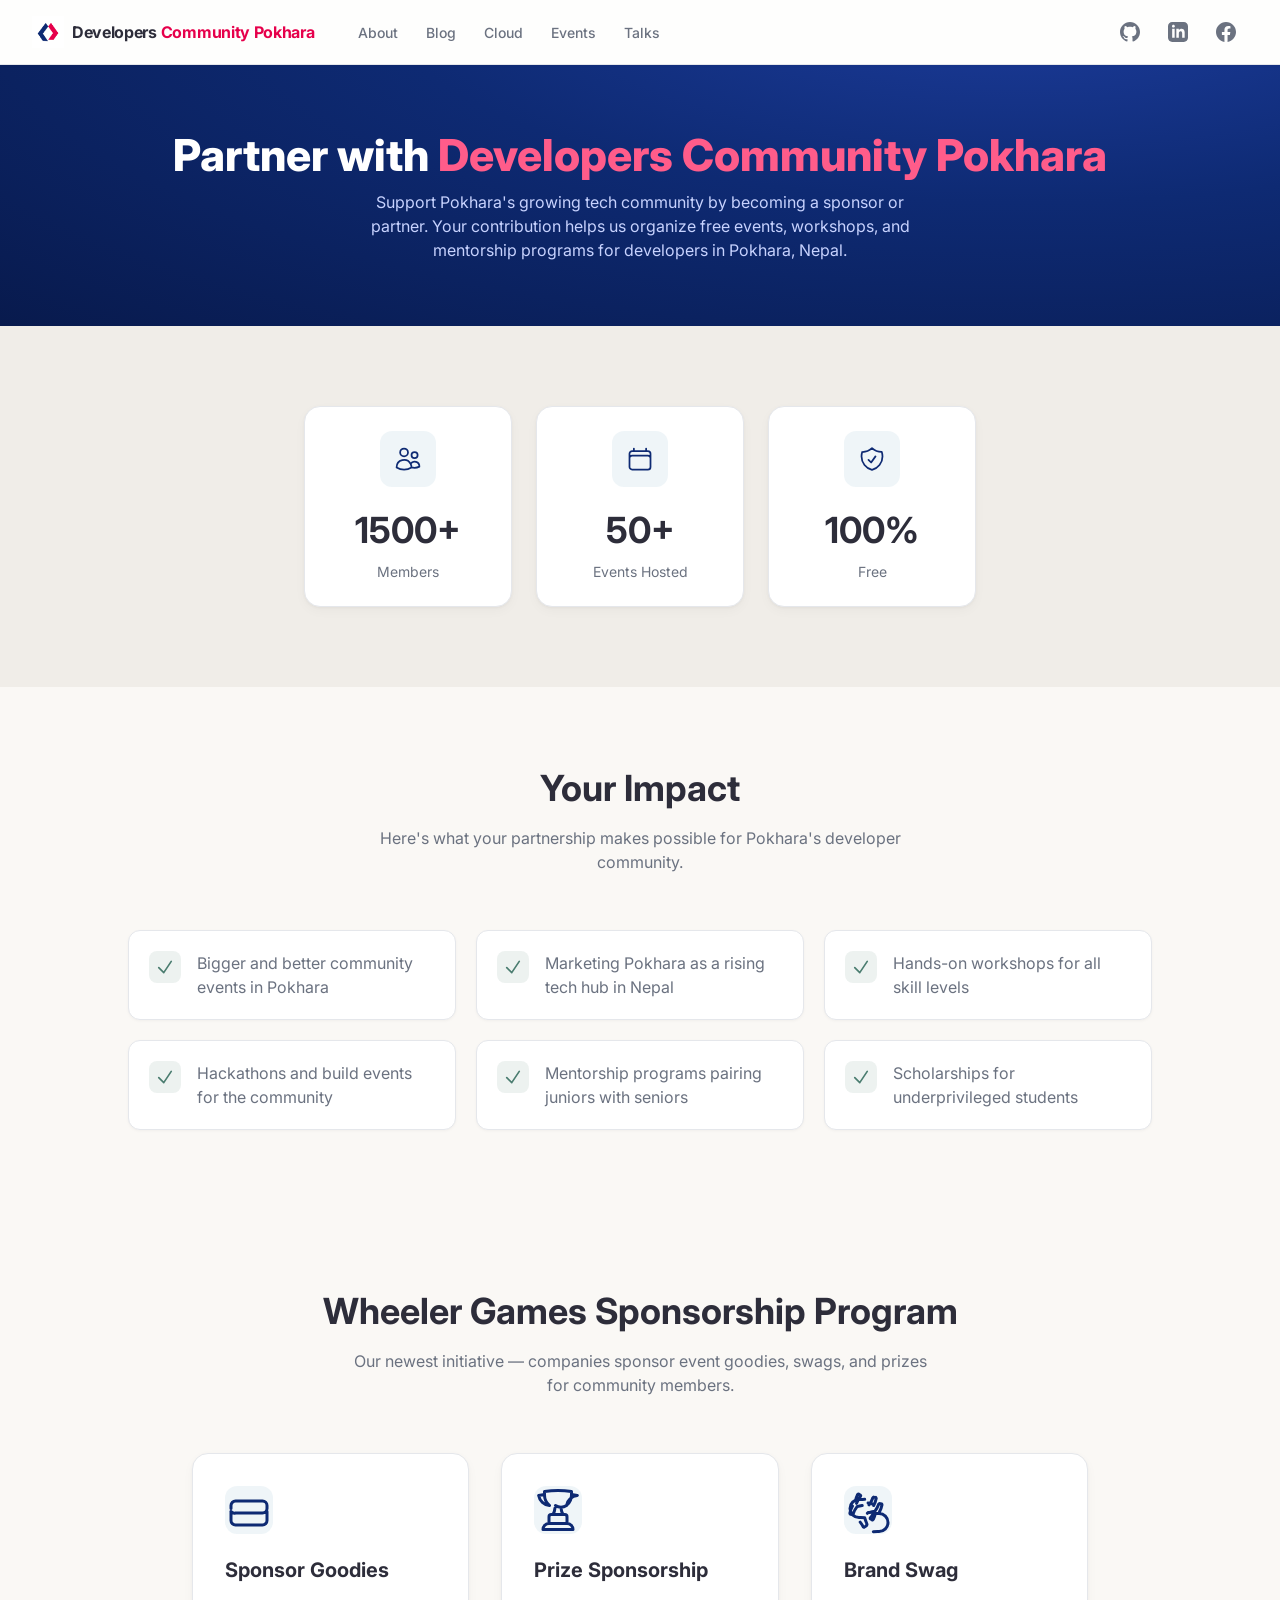
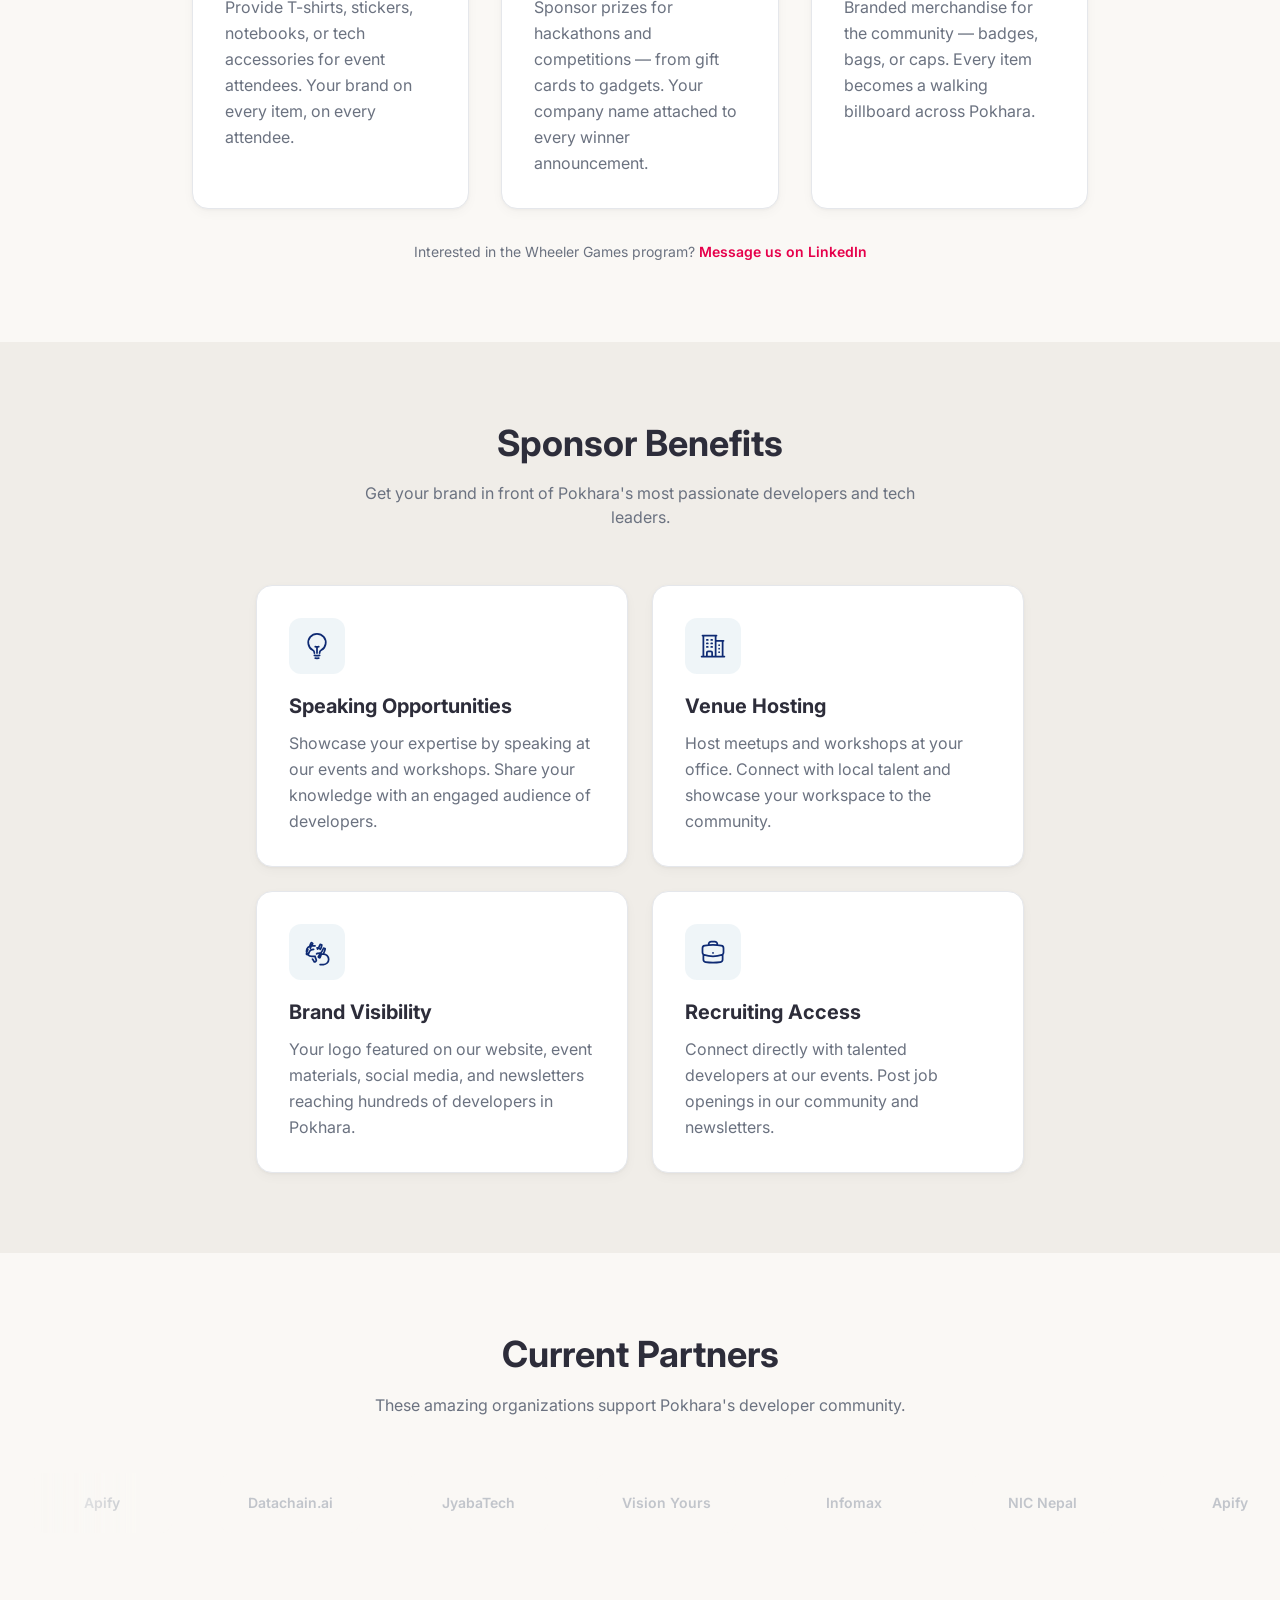
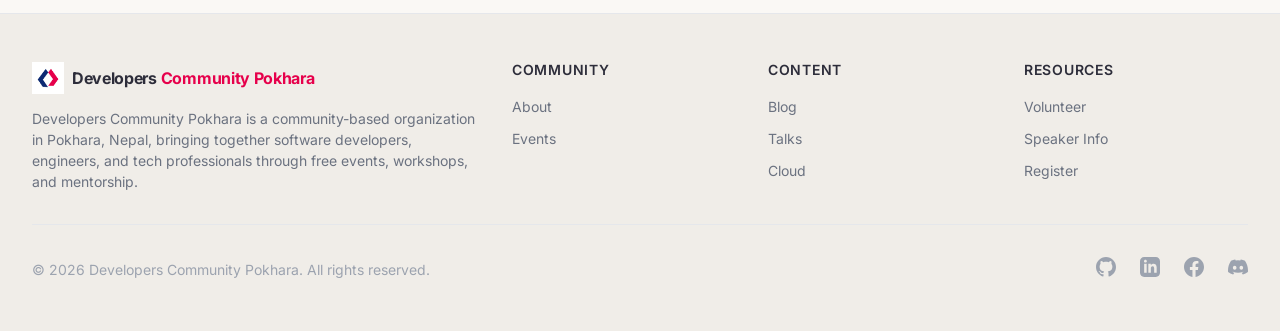
<file: partnership.html>
<!DOCTYPE html>
<html lang="en">

<head>
  <meta charset="utf-8">
  <meta name="viewport" content="width=device-width, initial-scale=1, maximum-scale=1">
  <link rel="icon" type="image/png" href="images/developers community pokhara logo.png">
  <title>Partner | Developers Community Pokhara</title>
  <meta name="description"
    content="Support Pokhara's growing tech community. Become a sponsor or partner of Developers Community Pokhara and help us build Nepal's next generation of developers.">
  <link rel="preconnect" href="https://fonts.googleapis.com">
  <link rel="preconnect" href="https://fonts.gstatic.com" crossorigin>
  <link rel="preconnect" href="https://images.unsplash.com">
  <link href="https://fonts.googleapis.com/css2?family=Inter:wght@400;500;600;700&display=swap" rel="stylesheet">
  <link rel="stylesheet" href="css/style.css">
</head>

<body>

  <header class="td-header td-header--sticky">
    <nav class="td-header__nav">
      <div class="td-header__inner">
        <div class="td-header__left">
          <a class="td-header__brand" href=".">
            <span class="td-logo" style="font-size:1rem;gap:0.5em;--logo-text-color:#2D2D3A">
              <span class="td-logo__icon" style="width:32px;height:32px">
                <img src="images/developers community pokhara logo.png" alt="Developers Community Pokhara"
                  style="width:100%;height:100%;object-fit:contain" />
              </span><span class="td-logo__wordmark">
                <span class="td-logo__brand">Developers</span>
                <span class="td-logo__devs">Community Pokhara</span>
              </span>
            </span>
          </a>
          <div class="td-header__desktop-links">
            <a class="td-header__link" href="about.html">About</a>
            <a class="td-header__link" href="blog.html">Blog</a>
            <a class="td-header__link" href="cloud-project.html">Cloud</a>
            <a class="td-header__link" href="events.html">Events</a>
            <a class="td-header__link" href="talks.html">Talks</a>

          </div>
        </div>
        <div class="td-header__right">
          <div class="td-header__actions">
            <a class="td-header__link" href="https://github.com/dev-community-pokhara" target="_blank"
              rel="noopener noreferrer"><svg viewBox="0 0 24 24" fill="currentColor" class="w-5 h-5">
                <path
                  d="M12 0c-6.626 0-12 5.373-12 12 0 5.302 3.438 9.8 8.207 11.387.599.111.793-.261.793-.577v-2.234c-3.338.726-4.033-1.416-4.033-1.416-.546-1.387-1.333-1.756-1.333-1.756-1.089-.745.083-.729.083-.729 1.205.084 1.839 1.237 1.839 1.237 1.07 1.834 2.807 1.304 3.492.997.107-.775.418-1.305.762-1.604-2.665-.305-5.467-1.334-5.467-5.931 0-1.311.469-2.381 1.236-3.221-.124-.303-.535-1.524.117-3.176 0 0 1.008-.322 3.301 1.23.957-.266 1.983-.399 3.003-.404 1.02.005 2.047.138 3.006.404 2.291-1.552 3.297-1.23 3.297-1.23.653 1.653.242 2.874.118 3.176.77.84 1.235 1.911 1.235 3.221 0 4.609-2.807 5.624-5.479 5.921.43.372.823 1.102.823 2.222v3.293c0 .319.192.694.801.576 4.765-1.589 8.199-6.086 8.199-11.386 0-6.627-5.373-12-12-12z">
                </path>
              </svg>
            </a>
            <a class="td-header__link" href="https://www.linkedin.com/company/developers-community-pokhara"
              target="_blank" rel="noopener noreferrer"><svg viewBox="0 0 24 24" fill="currentColor" class="w-5 h-5">
                <path
                  d="M19 0h-14c-2.761 0-5 2.239-5 5v14c0 2.761 2.239 5 5 5h14c2.762 0 5-2.239 5-5v-14c0-2.761-2.238-5-5-5zm-11 19h-3v-11h3v11zm-1.5-12.268c-.966 0-1.75-.79-1.75-1.764s.784-1.764 1.75-1.764 1.75.79 1.75 1.764-.783 1.764-1.75 1.764zm13.5 12.268h-3v-5.604c0-3.368-4-3.113-4 0v5.604h-3v-11h3v1.765c1.396-2.586 7-2.777 7 2.476v6.759z">
                </path>
              </svg>
            </a>

            <a class="td-header__link" href="https://www.facebook.com/groups/developerscommunityinpokhara"
              target="_blank" rel="noopener noreferrer"><svg viewBox="0 0 24 24" fill="currentColor" class="w-5 h-5">
                <path
                  d="M24 12.073c0-6.627-5.373-12-12-12s-12 5.373-12 12c0 5.99 4.388 10.954 10.125 11.854v-8.385H7.078v-3.47h3.047V9.43c0-3.007 1.792-4.669 4.533-4.669 1.312 0 2.686.235 2.686.235v2.953H15.83c-1.491 0-1.956.925-1.956 1.874v2.25h3.328l-.532 3.47h-2.796v8.385C19.612 23.027 24 18.062 24 12.073z">
                </path>
              </svg>
            </a>
          </div>
          <button class="td-header__hamburger" aria-label="Toggle menu" aria-expanded="false">
            <svg fill="none" viewBox="0 0 24 24" stroke="currentColor">
              <path stroke-linecap="round" stroke-linejoin="round" stroke-width="2" d="M4 6h16M4 12h16M4 18h16"></path>
            </svg>
          </button>
        </div>
      </div>
      <div class="td-header__mobile-menu">
        <div class="td-header__mobile-inner">
          <a class="td-header__link" href="about.html">About</a>
          <a class="td-header__link" href="blog.html">Blog</a>
          <a class="td-header__link" href="cloud-project.html">Cloud</a>
          <a class="td-header__link" href="events.html">Events</a>
          <a class="td-header__link" href="talks.html">Talks</a>

          <a class="td-header__link" href="https://github.com/dev-community-pokhara" target="_blank"
            rel="noopener noreferrer"><svg viewBox="0 0 24 24" fill="currentColor" class="w-5 h-5">
              <path
                d="M12 0c-6.626 0-12 5.373-12 12 0 5.302 3.438 9.8 8.207 11.387.599.111.793-.261.793-.577v-2.234c-3.338.726-4.033-1.416-4.033-1.416-.546-1.387-1.333-1.756-1.333-1.756-1.089-.745.083-.729.083-.729 1.205.084 1.839 1.237 1.839 1.237 1.07 1.834 2.807 1.304 3.492.997.107-.775.418-1.305.762-1.604-2.665-.305-5.467-1.334-5.467-5.931 0-1.311.469-2.381 1.236-3.221-.124-.303-.535-1.524.117-3.176 0 0 1.008-.322 3.301 1.23.957-.266 1.983-.399 3.003-.404 1.02.005 2.047.138 3.006.404 2.291-1.552 3.297-1.23 3.297-1.23.653 1.653.242 2.874.118 3.176.77.84 1.235 1.911 1.235 3.221 0 4.609-2.807 5.624-5.479 5.921.43.372.823 1.102.823 2.222v3.293c0 .319.192.694.801.576 4.765-1.589 8.199-6.086 8.199-11.386 0-6.627-5.373-12-12-12z">
              </path>
            </svg> GitHub</a>
          <a class="td-header__link" href="https://www.linkedin.com/company/developers-community-pokhara"
            target="_blank" rel="noopener noreferrer"><svg viewBox="0 0 24 24" fill="currentColor" class="w-5 h-5">
              <path
                d="M19 0h-14c-2.761 0-5 2.239-5 5v14c0 2.761 2.239 5 5 5h14c2.762 0 5-2.239 5-5v-14c0-2.761-2.238-5-5-5zm-11 19h-3v-11h3v11zm-1.5-12.268c-.966 0-1.75-.79-1.75-1.764s.784-1.764 1.75-1.764 1.75.79 1.75 1.764-.783 1.764-1.75 1.764zm13.5 12.268h-3v-5.604c0-3.368-4-3.113-4 0v5.604h-3v-11h3v1.765c1.396-2.586 7-2.777 7 2.476v6.759z">
              </path>
            </svg> LinkedIn</a>

          <a class="td-header__link" href="https://www.facebook.com/groups/developerscommunityinpokhara" target="_blank"
            rel="noopener noreferrer"><svg viewBox="0 0 24 24" fill="currentColor" class="w-5 h-5">
              <path
                d="M24 12.073c0-6.627-5.373-12-12-12s-12 5.373-12 12c0 5.99 4.388 10.954 10.125 11.854v-8.385H7.078v-3.47h3.047V9.43c0-3.007 1.792-4.669 4.533-4.669 1.312 0 2.686.235 2.686.235v2.953H15.83c-1.491 0-1.956.925-1.956 1.874v2.25h3.328l-.532 3.47h-2.796v8.385C19.612 23.027 24 18.062 24 12.073z">
              </path>
            </svg> Facebook</a>
        </div>
      </div>
    </nav>
  </header>

  <main>

  <section class="page-hero-v2">
    <div class="container">
      <h1>Partner with <span class="text-sunset">Developers Community Pokhara</span></h1>
      <p>Support Pokhara's growing tech community by becoming a sponsor or partner. Your contribution helps us organize free events, workshops, and mentorship programs for developers in Pokhara, Nepal.</p>
    </div>
  </section>

    <section class="section section--alt">
      <div class="container">
        <div class="stats-grid" style="grid-template-columns:repeat(3,1fr);max-width:42rem;">
          <div class="stat-card">
            <div class="stat-card__icon">
              <svg fill="none" viewBox="0 0 24 24" stroke-width="1.5" stroke="currentColor">
                <path stroke-linecap="round" stroke-linejoin="round"
                  d="M15 19.128a9.38 9.38 0 002.625.372 9.337 9.337 0 004.121-.952 4.125 4.125 0 00-7.533-2.493M15 19.128v-.003c0-1.113-.285-2.16-.786-3.07M15 19.128v.106A12.318 12.318 0 018.624 21c-2.331 0-4.512-.645-6.374-1.766l-.001-.109a6.375 6.375 0 0111.964-3.07M12 6.375a3.375 3.375 0 11-6.75 0 3.375 3.375 0 016.75 0zm8.25 2.25a2.625 2.625 0 11-5.25 0 2.625 2.625 0 015.25 0z" />
              </svg>
            </div>
            <div class="stat-card__number">1500+</div>
            <div class="stat-card__label">Members</div>
          </div>
          <div class="stat-card">
            <div class="stat-card__icon">
              <svg fill="none" viewBox="0 0 24 24" stroke-width="1.5" stroke="currentColor">
                <path stroke-linecap="round" stroke-linejoin="round"
                  d="M6.75 3v2.25M17.25 3v2.25M3 18.75V7.5a2.25 2.25 0 012.25-2.25h13.5A2.25 2.25 0 0121 7.5v11.25m-18 0A2.25 2.25 0 005.25 21h13.5A2.25 2.25 0 0021 18.75m-18 0v-7.5A2.25 2.25 0 015.25 9h13.5A2.25 2.25 0 0121 11.25v7.5" />
              </svg>
            </div>
            <div class="stat-card__number">50+</div>
            <div class="stat-card__label">Events Hosted</div>
          </div>

          <div class="stat-card">
            <div class="stat-card__icon">
              <svg fill="none" viewBox="0 0 24 24" stroke-width="1.5" stroke="currentColor">
                <path stroke-linecap="round" stroke-linejoin="round"
                  d="M9 12.75L11.25 15 15 9.75m-3-7.036A11.959 11.959 0 013.598 6 11.99 11.99 0 003 9.749c0 5.592 3.824 10.29 9 11.623 5.176-1.332 9-6.03 9-11.622 0-1.31-.21-2.571-.598-3.751h-.152c-3.196 0-6.1-1.248-8.25-3.285z" />
              </svg>
            </div>
            <div class="stat-card__number">100%</div>
            <div class="stat-card__label">Free</div>
          </div>
        </div>
      </div>
    </section>

    <section class="section">
      <div class="container">
        <div class="section__header text-center">
          <h2 class="section__title">Your Impact</h2>
          <p class="section__subtitle">Here's what your partnership makes possible for Pokhara's developer community.
          </p>
        </div>
        <div class="values-grid">
          <div class="value-card">
            <div class="value-card__check">
              <svg fill="none" viewBox="0 0 24 24" stroke-width="2" stroke="currentColor">
                <path stroke-linecap="round" stroke-linejoin="round" d="m4.5 12.75 6 6 9-13.5" />
              </svg>
            </div>
            <div class="value-card__text">Bigger and better community events in Pokhara</div>
          </div>
          <div class="value-card">
            <div class="value-card__check">
              <svg fill="none" viewBox="0 0 24 24" stroke-width="2" stroke="currentColor">
                <path stroke-linecap="round" stroke-linejoin="round" d="m4.5 12.75 6 6 9-13.5" />
              </svg>
            </div>
            <div class="value-card__text">Marketing Pokhara as a rising tech hub in Nepal</div>
          </div>
          <div class="value-card">
            <div class="value-card__check">
              <svg fill="none" viewBox="0 0 24 24" stroke-width="2" stroke="currentColor">
                <path stroke-linecap="round" stroke-linejoin="round" d="m4.5 12.75 6 6 9-13.5" />
              </svg>
            </div>
            <div class="value-card__text">Hands-on workshops for all skill levels</div>
          </div>
          <div class="value-card">
            <div class="value-card__check">
              <svg fill="none" viewBox="0 0 24 24" stroke-width="2" stroke="currentColor">
                <path stroke-linecap="round" stroke-linejoin="round" d="m4.5 12.75 6 6 9-13.5" />
              </svg>
            </div>
            <div class="value-card__text">Hackathons and build events for the community</div>
          </div>
          <div class="value-card">
            <div class="value-card__check">
              <svg fill="none" viewBox="0 0 24 24" stroke-width="2" stroke="currentColor">
                <path stroke-linecap="round" stroke-linejoin="round" d="m4.5 12.75 6 6 9-13.5" />
              </svg>
            </div>
            <div class="value-card__text">Mentorship programs pairing juniors with seniors</div>
          </div>
          <div class="value-card">
            <div class="value-card__check">
              <svg fill="none" viewBox="0 0 24 24" stroke-width="2" stroke="currentColor">
                <path stroke-linecap="round" stroke-linejoin="round" d="m4.5 12.75 6 6 9-13.5" />
              </svg>
            </div>
            <div class="value-card__text">Scholarships for underprivileged students</div>
          </div>
        </div>
      </div>
    </section>

    <section class="section">
      <div class="container">
        <div class="section__header text-center">
          <h2 class="section__title">Wheeler Games Sponsorship Program</h2>
          <p class="section__subtitle">Our newest initiative — companies sponsor event goodies, swags, and prizes for
            community members.</p>
        </div>
        <div class="features-grid" style="max-width:56rem">
          <div class="feature-card">
            <div class="feature-card__icon">
              <svg fill="none" viewBox="0 0 24 24" stroke-width="1.5" stroke="currentColor">
                <path stroke-linecap="round" stroke-linejoin="round"
                  d="M21 11.25v-1.5a2.25 2.25 0 00-2.25-2.25H5.25A2.25 2.25 0 003 9.75v1.5m18 0a2.25 2.25 0 01-2.25 2.25H5.25A2.25 2.25 0 013 12.75m18 0v4.5a2.25 2.25 0 01-2.25 2.25H5.25A2.25 2.25 0 013 17.25v-4.5" />
              </svg>
            </div>
            <h3 class="feature-card__title">Sponsor Goodies</h3>
            <p class="feature-card__text">Provide T-shirts, stickers, notebooks, or tech accessories for event
              attendees. Your brand on every item, on every attendee.</p>
          </div>
          <div class="feature-card">
            <div class="feature-card__icon">
              <svg fill="none" viewBox="0 0 24 24" stroke-width="1.5" stroke="currentColor">
                <path stroke-linecap="round" stroke-linejoin="round"
                  d="M16.5 18.75h-9m9 0a3 3 0 013 3h-15a3 3 0 013-3m9 0v-3.375c0-.621-.503-1.125-1.125-1.125h-.871M7.5 18.75v-3.375c0-.621.504-1.125 1.125-1.125h.872m5.007 0H9.497m5.007 0a7.454 7.454 0 01-.982-3.172M9.497 14.25a7.454 7.454 0 00.981-3.172M5.25 4.236c-.982.143-1.954.317-2.916.52A6.003 6.003 0 007.73 9.728M5.25 4.236V4.5c0 2.108.966 3.99 2.48 5.228M5.25 4.236V2.721C7.456 2.41 9.71 2.25 12 2.25c2.291 0 4.545.16 6.75.47v1.516M18.75 4.236c.982.143 1.954.317 2.916.52A6.003 6.003 0 0016.27 9.728M18.75 4.236V4.5c0 2.108-.966 3.99-2.48 5.228m0 0a6.023 6.023 0 01-2.77.896m0 0a6.023 6.023 0 01-2.77-.896" />
              </svg>
            </div>
            <h3 class="feature-card__title">Prize Sponsorship</h3>
            <p class="feature-card__text">Sponsor prizes for hackathons and competitions — from gift cards to gadgets.
              Your company name attached to every winner announcement.</p>
          </div>
          <div class="feature-card">
            <div class="feature-card__icon">
              <svg fill="none" viewBox="0 0 24 24" stroke-width="1.5" stroke="currentColor">
                <path stroke-linecap="round" stroke-linejoin="round"
                  d="M10.34 15.84c-.688-.06-1.386-.09-2.09-.09H7.5a4.5 4.5 0 110-9h.75c.704 0 1.402-.03 2.09-.09m0 9.18c.253.962.584 1.892.985 2.783.247.55.06 1.21-.463 1.511l-.657.38a.496.496 0 01-.672-.282 12.104 12.104 0 00-1.441-2.18m6.576-4.392c.688.06 1.386.09 2.09.09h.75a4.5 4.5 0 110 9h-.75c-.704 0-1.402.03-2.09.09m0-9.18a12.109 12.109 0 01-1.44 2.18.496.496 0 00.116.682l.657.38a.497.497 0 00.672-.283 12.06 12.06 0 00.985-2.783m-3.144-4.39a11.956 11.956 0 001.934-3.517.496.496 0 01.596-.38l.647.128a.493.493 0 01.406.572 12.11 12.11 0 01-1.262 3.517m-3.144 3.89A11.957 11.957 0 0012 13.28c.285 0 .569-.01.852-.025m0 0a11.945 11.945 0 012.55-.597m0 0a12.09 12.09 0 001.934-3.517.495.495 0 01.596-.38l.647.128a.493.493 0 01.406.572 12.112 12.112 0 01-1.262 3.517m-3.144-3.89a12.112 12.112 0 00-2.55-.597M9.09 9.75a11.957 11.957 0 00-2.55.597m0 0A12.09 12.09 0 004.606 13.87a.497.497 0 01-.597.38l-.647-.128a.493.493 0 01-.406-.572 12.11 12.11 0 011.262-3.517m2.067-1.356a12.109 12.109 0 011.934-3.517.497.497 0 00-.117-.682l-.657-.38a.497.497 0 00-.672.283 12.063 12.063 0 00-.985 2.783" />
              </svg>
            </div>
            <h3 class="feature-card__title">Brand Swag</h3>
            <p class="feature-card__text">Branded merchandise for the community — badges, bags, or caps. Every item
              becomes a walking billboard across Pokhara.</p>
          </div>
        </div>
        <div style="text-align:center;margin-top:2rem">
          <p style="color:var(--text-secondary);font-size:0.875rem">Interested in the Wheeler Games program? <a
              href="https://www.linkedin.com/company/developers-community-pokhara" target="_blank"
              rel="noopener noreferrer" style="color:var(--sunset);font-weight:600">Message us on LinkedIn</a></p>
        </div>
      </div>
    </section>

    <section class="section section--alt">
      <div class="container">
        <div class="section__header text-center">
          <h2 class="section__title">Sponsor Benefits</h2>
          <p class="section__subtitle">Get your brand in front of Pokhara's most passionate developers and tech leaders.
          </p>
        </div>
        <div class="benefits-grid">
          <div class="benefit-card">
            <div class="benefit-card__icon">
              <svg fill="none" viewBox="0 0 24 24" stroke-width="1.5" stroke="currentColor">
                <path stroke-linecap="round" stroke-linejoin="round"
                  d="M12 18v-5.25m0 0a6.01 6.01 0 001.5-.189m-1.5.189a6.01 6.01 0 01-1.5-.189m3.75 7.478a12.06 12.06 0 01-4.5 0m3.75 2.383a14.406 14.406 0 01-3 0M14.25 18v-.192c0-.983.658-1.823 1.508-2.316a7.5 7.5 0 10-7.517 0c.85.493 1.509 1.333 1.509 2.316V18" />
              </svg>
            </div>
            <h3 class="benefit-card__title">Speaking Opportunities</h3>
            <p class="benefit-card__text">Showcase your expertise by speaking at our events and workshops. Share your
              knowledge with an engaged audience of developers.</p>
          </div>
          <div class="benefit-card">
            <div class="benefit-card__icon">
              <svg fill="none" viewBox="0 0 24 24" stroke-width="1.5" stroke="currentColor">
                <path stroke-linecap="round" stroke-linejoin="round"
                  d="M2.25 21h19.5m-18-18v18m10.5-18v18m6-13.5V21M6.75 6.75h.75m-.75 3h.75m-.75 3h.75m3-6h.75m-.75 3h.75m-.75 3h.75M6.75 21v-3.375c0-.621.504-1.125 1.125-1.125h2.25c.621 0 1.125.504 1.125 1.125V21M3 3h12m-.75 4.5H21m-3.75 3.75h.008v.008h-.008v-.008zm0 3h.008v.008h-.008v-.008zm0 3h.008v.008h-.008v-.008z" />
              </svg>
            </div>
            <h3 class="benefit-card__title">Venue Hosting</h3>
            <p class="benefit-card__text">Host meetups and workshops at your office. Connect with local talent and
              showcase your workspace to the community.</p>
          </div>
          <div class="benefit-card">
            <div class="benefit-card__icon">
              <svg fill="none" viewBox="0 0 24 24" stroke-width="1.5" stroke="currentColor">
                <path stroke-linecap="round" stroke-linejoin="round"
                  d="M10.34 15.84c-.688-.06-1.386-.09-2.09-.09H7.5a4.5 4.5 0 110-9h.75c.704 0 1.402-.03 2.09-.09m0 9.18c.253.962.584 1.892.985 2.783.247.55.06 1.21-.463 1.511l-.657.38a.496.496 0 01-.672-.282 12.104 12.104 0 00-1.441-2.18m6.576-4.392c.688.06 1.386.09 2.09.09h.75a4.5 4.5 0 110 9h-.75c-.704 0-1.402.03-2.09.09m0-9.18a12.109 12.109 0 01-1.44 2.18.496.496 0 00.116.682l.657.38a.497.497 0 00.672-.283 12.06 12.06 0 00.985-2.783m-3.144-4.39a11.956 11.956 0 001.934-3.517.496.496 0 01.596-.38l.647.128a.493.493 0 01.406.572 12.11 12.11 0 01-1.262 3.517m-3.144 3.89A11.957 11.957 0 0012 13.28c.285 0 .569-.01.852-.025m0 0a11.945 11.945 0 012.55-.597m0 0a12.09 12.09 0 001.934-3.517.495.495 0 01.596-.38l.647.128a.493.493 0 01.406.572 12.112 12.112 0 01-1.262 3.517m-3.144-3.89a12.112 12.112 0 00-2.55-.597M9.09 9.75a11.957 11.957 0 00-2.55.597m0 0A12.09 12.09 0 004.606 13.87a.497.497 0 01-.597.38l-.647-.128a.493.493 0 01-.406-.572 12.11 12.11 0 011.262-3.517m2.067-1.356a12.109 12.109 0 011.934-3.517.497.497 0 00-.117-.682l-.657-.38a.497.497 0 00-.672.283 12.063 12.063 0 00-.985 2.783" />
              </svg>
            </div>
            <h3 class="benefit-card__title">Brand Visibility</h3>
            <p class="benefit-card__text">Your logo featured on our website, event materials, social media, and
              newsletters reaching hundreds of developers in Pokhara.</p>
          </div>
          <div class="benefit-card">
            <div class="benefit-card__icon">
              <svg fill="none" viewBox="0 0 24 24" stroke-width="1.5" stroke="currentColor">
                <path stroke-linecap="round" stroke-linejoin="round"
                  d="M20.25 14.15v4.25c0 1.094-.787 2.036-1.872 2.18-2.087.277-4.216.42-6.378.42s-4.291-.143-6.378-.42c-1.085-.144-1.872-1.086-1.872-2.18v-4.25m16.5 0a2.18 2.18 0 00.75-1.661V8.706c0-1.081-.768-2.015-1.837-2.175a48.114 48.114 0 00-3.413-.387m4.5 8.006c-.194.165-.42.295-.673.38A23.978 23.978 0 0112 15.75c-2.648 0-5.195-.429-7.577-1.22a2.016 2.016 0 01-.673-.38m0 0A2.18 2.18 0 013 12.489V8.706c0-1.081.768-2.015 1.837-2.175a48.111 48.111 0 013.413-.387m7.5 0V5.25A2.25 2.25 0 0013.5 3h-3a2.25 2.25 0 00-2.25 2.25v.894m7.5 0a48.667 48.667 0 00-7.5 0M12 12.75h.008v.008H12v-.008z" />
              </svg>
            </div>
            <h3 class="benefit-card__title">Recruiting Access</h3>
            <p class="benefit-card__text">Connect directly with talented developers at our events. Post job openings in
              our community and newsletters.</p>
          </div>
        </div>
      </div>
    </section>

    <section class="section">
      <div class="container">
        <div class="section__header text-center">
          <h2 class="section__title">Current Partners</h2>
          <p class="section__subtitle">These amazing organizations support Pokhara's developer community.</p>
        </div>
        <div class="td-logo-marquee td-logo-marquee--pause-on-hover" style="--marquee-speed: 40s; --marquee-gap: 3rem;">
          <div class="td-logo-marquee__wrapper">
            <div class="td-logo-marquee__track">
              <div class="td-logo-marquee__item">
                <div class="td-logo-marquee__logo"
                  style="width: 140px; height: 60px; background: var(--bg); border-radius: 0.75rem; display: flex; align-items: center; justify-content: center; color: var(--text-muted); font-weight: 600; font-size: 0.875rem;">
                  Apify</div>
              </div>
              <div class="td-logo-marquee__item">
                <div class="td-logo-marquee__logo"
                  style="width: 140px; height: 60px; background: var(--bg); border-radius: 0.75rem; display: flex; align-items: center; justify-content: center; color: var(--text-muted); font-weight: 600; font-size: 0.875rem;">
                  Datachain.ai</div>
              </div>
              <div class="td-logo-marquee__item">
                <div class="td-logo-marquee__logo"
                  style="width: 140px; height: 60px; background: var(--bg); border-radius: 0.75rem; display: flex; align-items: center; justify-content: center; color: var(--text-muted); font-weight: 600; font-size: 0.875rem;">
                  JyabaTech</div>
              </div>
              <div class="td-logo-marquee__item">
                <div class="td-logo-marquee__logo"
                  style="width: 140px; height: 60px; background: var(--bg); border-radius: 0.75rem; display: flex; align-items: center; justify-content: center; color: var(--text-muted); font-weight: 600; font-size: 0.875rem;">
                  Vision Yours</div>
              </div>
              <div class="td-logo-marquee__item">
                <div class="td-logo-marquee__logo"
                  style="width: 140px; height: 60px; background: var(--bg); border-radius: 0.75rem; display: flex; align-items: center; justify-content: center; color: var(--text-muted); font-weight: 600; font-size: 0.875rem;">
                  Infomax</div>
              </div>
              <div class="td-logo-marquee__item">
                <div class="td-logo-marquee__logo"
                  style="width: 140px; height: 60px; background: var(--bg); border-radius: 0.75rem; display: flex; align-items: center; justify-content: center; color: var(--text-muted); font-weight: 600; font-size: 0.875rem;">
                  NIC Nepal</div>
              </div>
            </div>
            <div class="td-logo-marquee__track">
              <div class="td-logo-marquee__item">
                <div class="td-logo-marquee__logo"
                  style="width: 140px; height: 60px; background: var(--bg); border-radius: 0.75rem; display: flex; align-items: center; justify-content: center; color: var(--text-muted); font-weight: 600; font-size: 0.875rem;">
                  Apify</div>
              </div>
              <div class="td-logo-marquee__item">
                <div class="td-logo-marquee__logo"
                  style="width: 140px; height: 60px; background: var(--bg); border-radius: 0.75rem; display: flex; align-items: center; justify-content: center; color: var(--text-muted); font-weight: 600; font-size: 0.875rem;">
                  Datachain.ai</div>
              </div>
              <div class="td-logo-marquee__item">
                <div class="td-logo-marquee__logo"
                  style="width: 140px; height: 60px; background: var(--bg); border-radius: 0.75rem; display: flex; align-items: center; justify-content: center; color: var(--text-muted); font-weight: 600; font-size: 0.875rem;">
                  JyabaTech</div>
              </div>
              <div class="td-logo-marquee__item">
                <div class="td-logo-marquee__logo"
                  style="width: 140px; height: 60px; background: var(--bg); border-radius: 0.75rem; display: flex; align-items: center; justify-content: center; color: var(--text-muted); font-weight: 600; font-size: 0.875rem;">
                  Vision Yours</div>
              </div>
              <div class="td-logo-marquee__item">
                <div class="td-logo-marquee__logo"
                  style="width: 140px; height: 60px; background: var(--bg); border-radius: 0.75rem; display: flex; align-items: center; justify-content: center; color: var(--text-muted); font-weight: 600; font-size: 0.875rem;">
                  Infomax</div>
              </div>
              <div class="td-logo-marquee__item">
                <div class="td-logo-marquee__logo"
                  style="width: 140px; height: 60px; background: var(--bg); border-radius: 0.75rem; display: flex; align-items: center; justify-content: center; color: var(--text-muted); font-weight: 600; font-size: 0.875rem;">
                  NIC Nepal</div>
              </div>
            </div>
          </div>
        </div>
      </div>
    </section>

  </main>

  <!-- ===== FOOTER ===== -->
  <footer class="td-footer">
    <div class="td-footer__container">
      <div class="td-footer__grid">
        <div>
          <span class="td-logo" style="font-size:1rem;gap:0.5em;--logo-text-color:#2D2D3A">
            <span class="td-logo__icon" style="width:32px;height:32px">
              <img src="images/developers community pokhara logo.png" alt="Developers Community Pokhara"
                style="width:100%;height:100%;object-fit:contain" />
            </span>
            <span class="td-logo__wordmark">
              <span class="td-logo__brand">Developers</span>
              <span class="td-logo__devs">Community Pokhara</span>
            </span>
          </span>
          <p class="td-footer__description">
            Developers Community Pokhara is a community-based organization in Pokhara, Nepal, bringing together software
            developers, engineers, and tech professionals through free events, workshops, and mentorship.
          </p>
        </div>
        <div class="td-footer__link-group">
          <h3>Community</h3>
          <ul>
            <li><a href="about.html">About</a></li>
            <li><a href="events.html">Events</a></li>

          </ul>
        </div>
        <div class="td-footer__link-group">
          <h3>Content</h3>
          <ul>
            <li><a href="blog.html">Blog</a></li>
            <li><a href="talks.html">Talks</a></li>
            <li><a href="cloud-project.html">Cloud</a></li>
          </ul>
        </div>
        <div class="td-footer__link-group">
          <h3>Resources</h3>
          <ul>

            <li><a href="about.html">Volunteer</a></li>
            <li><a href="talks.html">Speaker Info</a></li>
            <li><a href="https://luma.com/5nzn4na1" target="_blank" rel="noopener noreferrer">Register</a></li>
          </ul>
        </div>
      </div>
      <div class="td-footer__bottom">
        <p class="td-footer__copyright">&copy; 2026 Developers Community Pokhara. All rights reserved.</p>
        <div class="td-footer__socials">
          <a class="td-footer__social-link" href="https://github.com/dev-community-pokhara" target="_blank"
            rel="noopener noreferrer" aria-label="GitHub">
            <svg viewBox="0 0 24 24" fill="currentColor">
              <path
                d="M12 0c-6.626 0-12 5.373-12 12 0 5.302 3.438 9.8 8.207 11.387.599.111.793-.261.793-.577v-2.234c-3.338.726-4.033-1.416-4.033-1.416-.546-1.387-1.333-1.756-1.333-1.756-1.089-.745.083-.729.083-.729 1.205.084 1.839 1.237 1.839 1.237 1.07 1.834 2.807 1.304 3.492.997.107-.775.418-1.305.762-1.604-2.665-.305-5.467-1.334-5.467-5.931 0-1.311.469-2.381 1.236-3.221-.124-.303-.535-1.524.117-3.176 0 0 1.008-.322 3.301 1.23.957-.266 1.983-.399 3.003-.404 1.02.005 2.047.138 3.006.404 2.291-1.552 3.297-1.23 3.297-1.23.653 1.653.242 2.874.118 3.176.77.84 1.235 1.911 1.235 3.221 0 4.609-2.807 5.624-5.479 5.921.43.372.823 1.102.823 2.222v3.293c0 .319.192.694.801.576 4.765-1.589 8.199-6.086 8.199-11.386 0-6.627-5.373-12-12-12z">
              </path>
            </svg>
          </a>
          <a class="td-footer__social-link" href="https://www.linkedin.com/company/developers-community-pokhara"
            target="_blank" rel="noopener noreferrer" aria-label="LinkedIn">
            <svg viewBox="0 0 24 24" fill="currentColor">
              <path
                d="M19 0h-14c-2.761 0-5 2.239-5 5v14c0 2.761 2.239 5 5 5h14c2.762 0 5-2.239 5-5v-14c0-2.761-2.238-5-5-5zm-11 19h-3v-11h3v11zm-1.5-12.268c-.966 0-1.75-.79-1.75-1.764s.784-1.764 1.75-1.764 1.75.79 1.75 1.764-.783 1.764-1.75 1.764zm13.5 12.268h-3v-5.604c0-3.368-4-3.113-4 0v5.604h-3v-11h3v1.765c1.396-2.586 7-2.777 7 2.476v6.759z">
              </path>
            </svg>
          </a>

          <a class="td-footer__social-link" href="https://www.facebook.com/groups/developerscommunityinpokhara"
            target="_blank" rel="noopener noreferrer" aria-label="Facebook">
            <svg viewBox="0 0 24 24" fill="currentColor">
              <path
                d="M24 12.073c0-6.627-5.373-12-12-12s-12 5.373-12 12c0 5.99 4.388 10.954 10.125 11.854v-8.385H7.078v-3.47h3.047V9.43c0-3.007 1.792-4.669 4.533-4.669 1.312 0 2.686.235 2.686.235v2.953H15.83c-1.491 0-1.956.925-1.956 1.874v2.25h3.328l-.532 3.47h-2.796v8.385C19.612 23.027 24 18.062 24 12.073z">
              </path>
            </svg>
          </a>
          <a class="td-footer__social-link" href="https://discord.gg/6EjtZraef" target="_blank"
            rel="noopener noreferrer" aria-label="Discord">
            <svg viewBox="0 0 24 24" fill="currentColor">
              <path
                d="M20.317 4.37a19.79 19.79 0 0 0-4.885-1.515.074.074 0 0 0-.079.037c-.21.375-.444.864-.608 1.25a18.27 18.27 0 0 0-5.487 0 12.64 12.64 0 0 0-.617-1.25.077.077 0 0 0-.079-.037A19.736 19.736 0 0 0 3.677 4.37a.07.07 0 0 0-.032.027C.533 9.046-.32 13.58.099 18.057a.082.082 0 0 0 .031.057 19.9 19.9 0 0 0 5.993 3.03.078.078 0 0 0 .084-.028c.462-.63.874-1.295 1.226-1.994a.076.076 0 0 0-.041-.106 13.107 13.107 0 0 1-1.872-.892.077.077 0 0 1-.008-.128c.126-.094.252-.192.372-.291a.074.074 0 0 1 .077-.01c3.928 1.793 8.18 1.793 12.062 0a.074.074 0 0 1 .078.01c.12.098.246.198.373.292a.077.077 0 0 1-.006.127 12.299 12.299 0 0 1-1.873.892.077.077 0 0 0-.041.107c.36.698.772 1.362 1.225 1.993a.076.076 0 0 0 .084.028 19.839 19.839 0 0 0 6.002-3.03.077.077 0 0 0 .032-.054c.5-5.177-.838-9.674-3.549-13.66a.061.061 0 0 0-.031-.03zM8.02 15.33c-1.183 0-2.157-1.085-2.157-2.419 0-1.333.956-2.419 2.157-2.419 1.21 0 2.176 1.096 2.157 2.42 0 1.333-.956 2.418-2.157 2.418zm7.975 0c-1.183 0-2.157-1.085-2.157-2.419 0-1.333.955-2.419 2.157-2.419 1.21 0 2.176 1.096 2.157 2.42 0 1.333-.946 2.418-2.157 2.418z">
              </path>
            </svg>
          </a>
        </div>
      </div>
    </div>
  </footer>

  <script>
    document.querySelector('.td-header__hamburger')?.addEventListener('click', function () {
      const menu = document.querySelector('.td-header__mobile-menu');
      const expanded = this.getAttribute('aria-expanded') === 'true';
      this.setAttribute('aria-expanded', !expanded);
      menu.classList.toggle('td-header__mobile-menu--open');
    });
  </script>

</body>

</html>
</file>
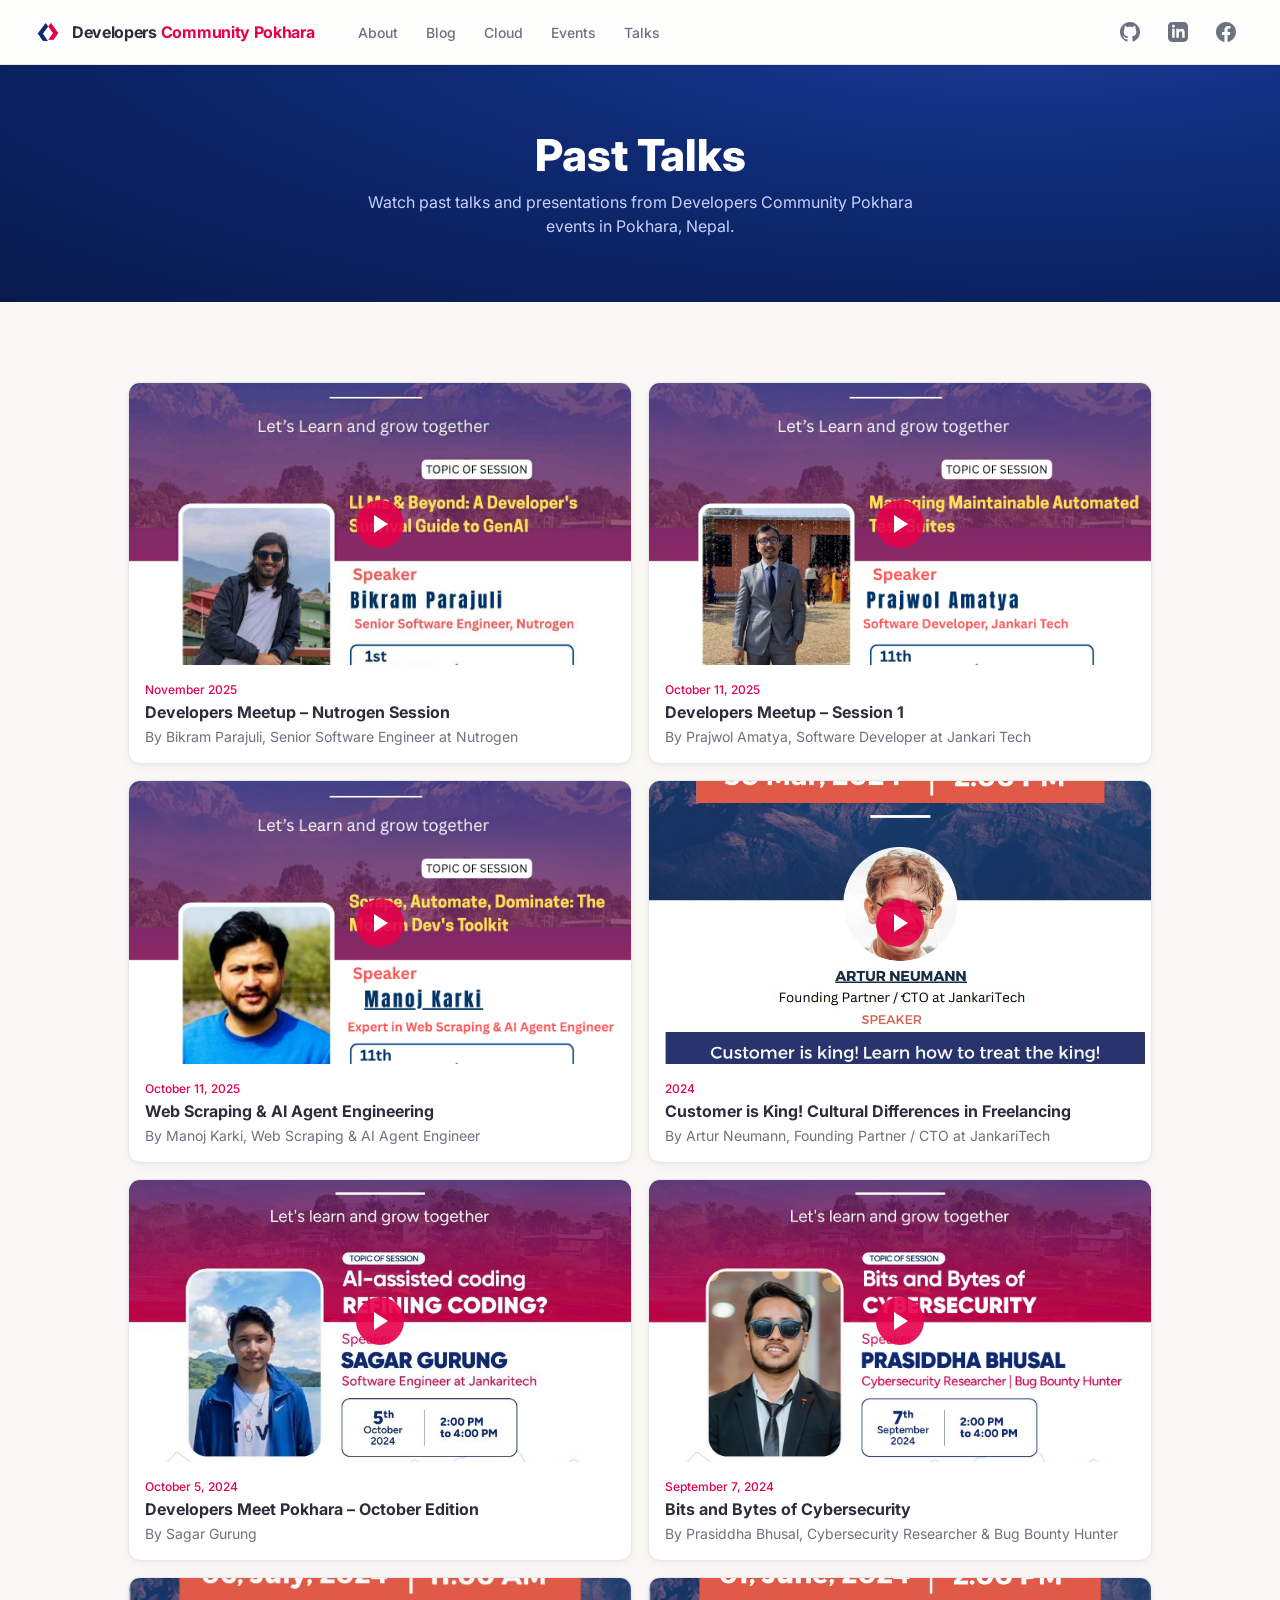
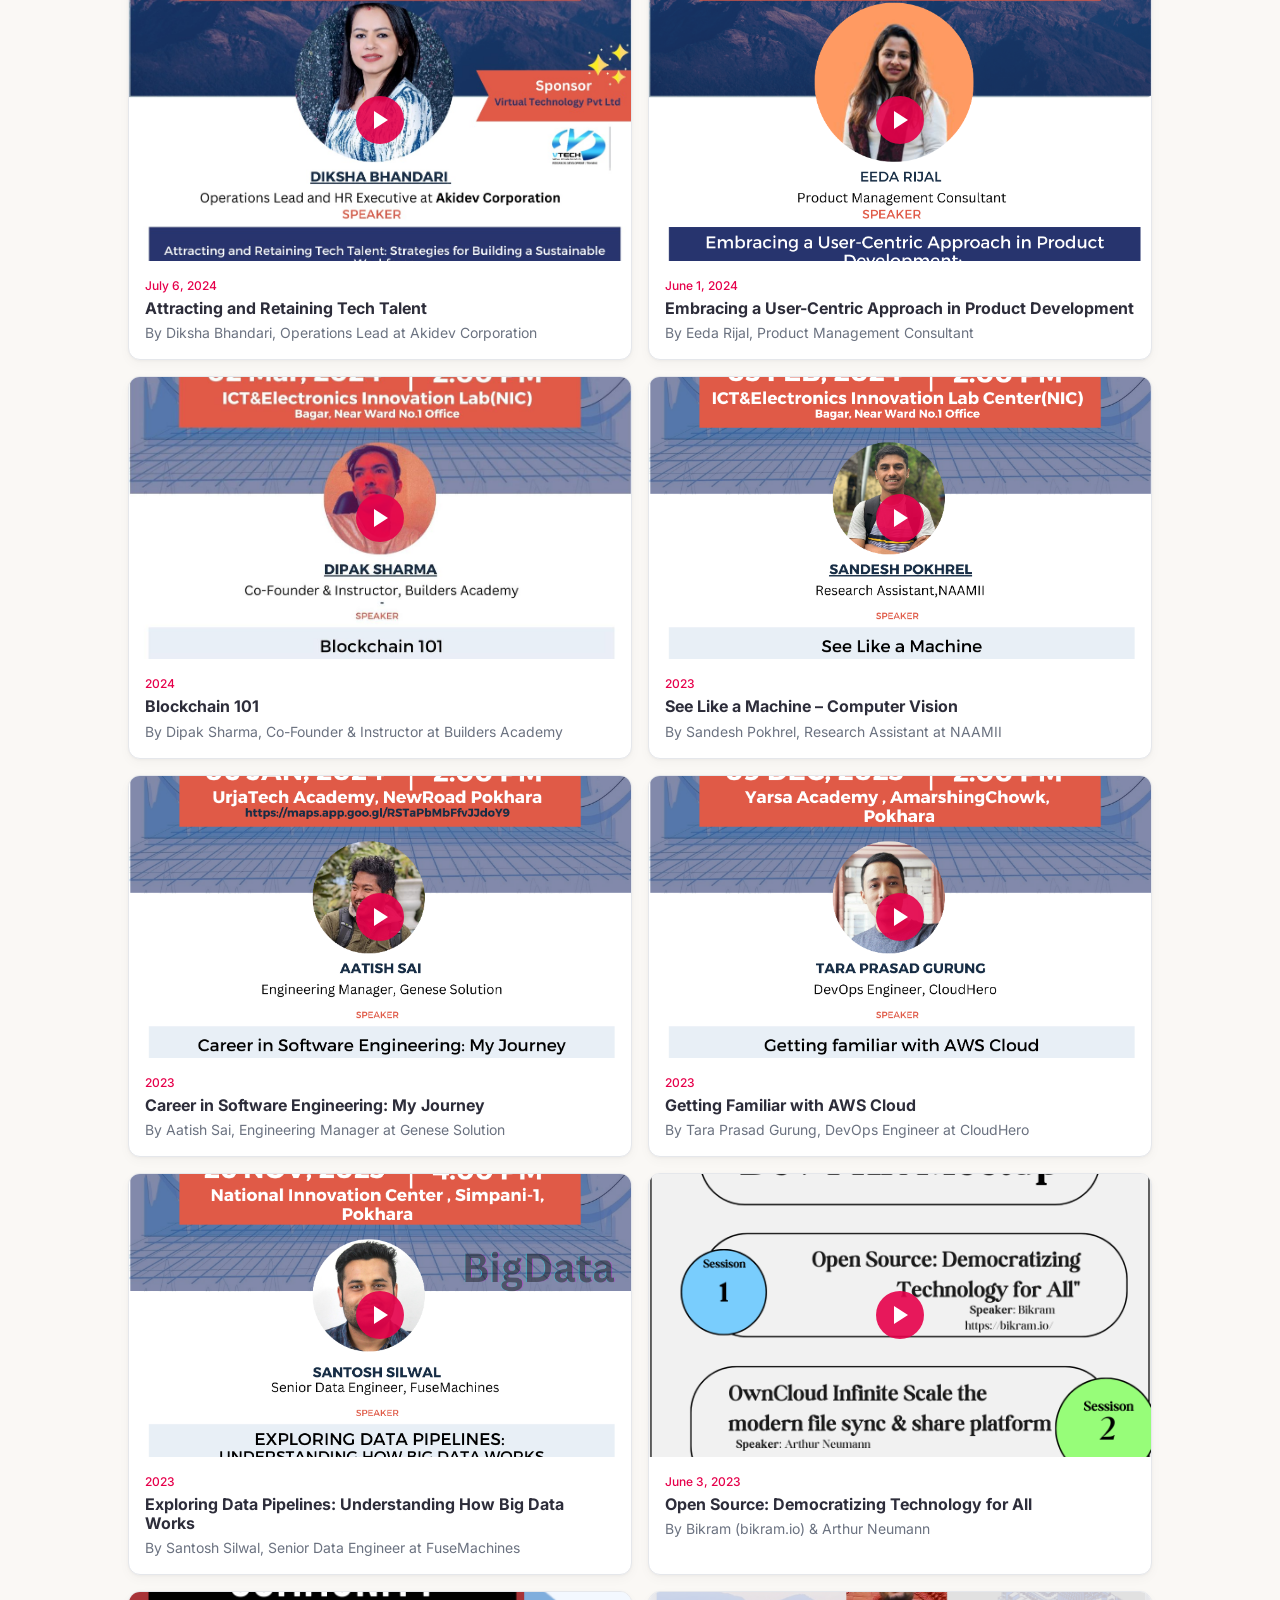
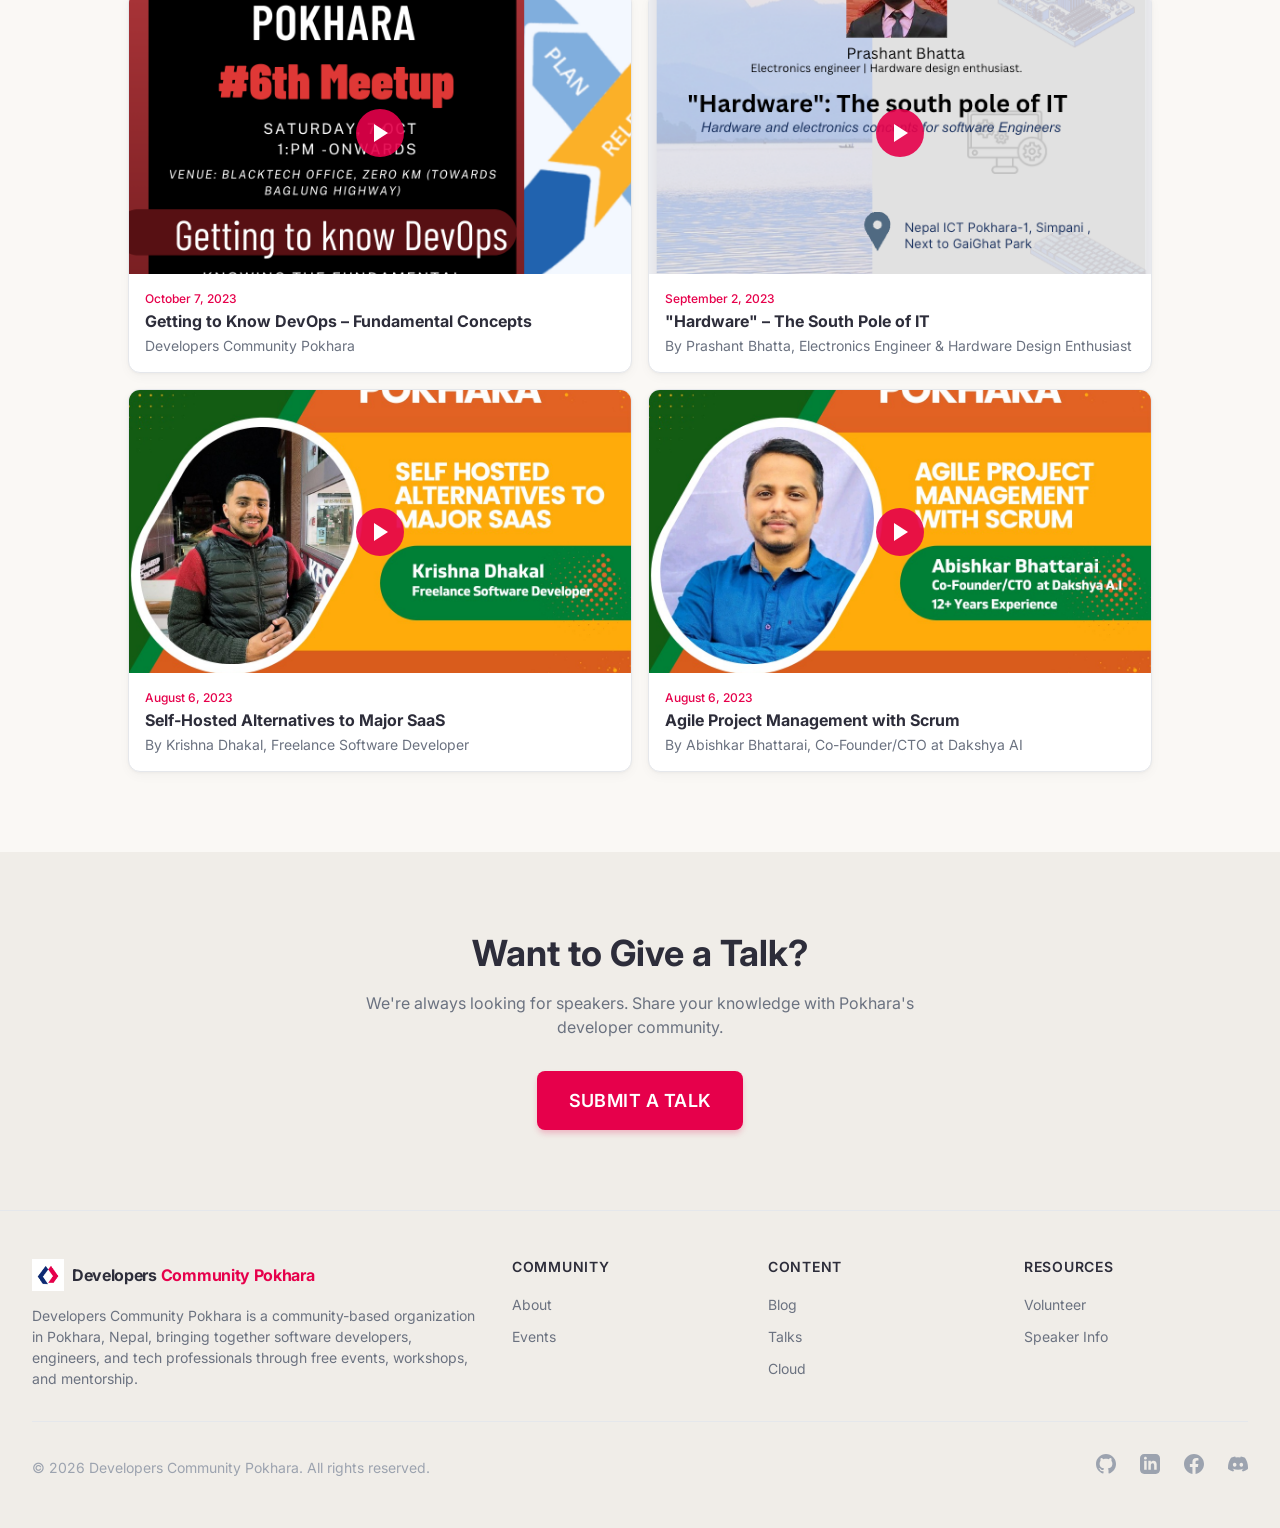
<file: talks.html>
<!DOCTYPE html>
<html lang="en">

<head>
  <meta charset="UTF-8">
  <meta name="viewport" content="width=device-width, initial-scale=1.0">
  <link rel="icon" type="image/png" href="images/developers community pokhara logo.png">
  <title>Past Talks | Developers Community Pokhara</title>
  <meta name="description"
    content="Watch past talks and presentations from Developers Community Pokhara events in Pokhara, Nepal.">
  <link rel="preconnect" href="https://fonts.googleapis.com">
  <link rel="preconnect" href="https://fonts.gstatic.com" crossorigin>
  <link rel="preconnect" href="https://images.unsplash.com">
  <link href="https://fonts.googleapis.com/css2?family=Inter:wght@400;500;600;700&display=swap" rel="stylesheet">
  <link rel="stylesheet" href="css/style.css">
</head>

<body>

  <!-- ===== HEADER ===== -->
  <header class="td-header td-header--sticky">
    <nav class="td-header__nav" aria-label="Main navigation">
      <div class="td-header__inner">
        <div class="td-header__left">
          <a class="td-header__brand" href=".">
            <span class="td-logo" style="font-size:1rem;gap:0.5em;--logo-text-color:#2D2D3A">
              <span class="td-logo__icon" style="width:32px;height:32px">
                <img src="images/developers community pokhara logo.png" alt="Developers Community Pokhara"
                  style="width:100%;height:100%;object-fit:contain" />
              </span>
              <span class="td-logo__wordmark">
                <span class="td-logo__brand">Developers</span>
                <span class="td-logo__devs">Community Pokhara</span>
              </span>
            </span>
          </a>
          <div class="td-header__desktop-links">
            <a class="td-header__link" href="about.html">About</a>
            <a class="td-header__link" href="blog.html">Blog</a>
            <a class="td-header__link" href="cloud-project.html">Cloud</a>
            <a class="td-header__link" href="events.html">Events</a>
            <a class="td-header__link" href="talks.html">Talks</a>
          </div>
        </div>
        <div class="td-header__right">
          <div class="td-header__actions">
            <a class="td-header__link" href="https://github.com/dev-community-pokhara" target="_blank"
              rel="noopener noreferrer">
              <svg viewBox="0 0 24 24" fill="currentColor" class="w-5 h-5">
                <path
                  d="M12 0c-6.626 0-12 5.373-12 12 0 5.302 3.438 9.8 8.207 11.387.599.111.793-.261.793-.577v-2.234c-3.338.726-4.033-1.416-4.033-1.416-.546-1.387-1.333-1.756-1.333-1.756-1.089-.745.083-.729.083-.729 1.205.084 1.839 1.237 1.839 1.237 1.07 1.834 2.807 1.304 3.492.997.107-.775.418-1.305.762-1.604-2.665-.305-5.467-1.334-5.467-5.931 0-1.311.469-2.381 1.236-3.221-.124-.303-.535-1.524.117-3.176 0 0 1.008-.322 3.301 1.23.957-.266 1.983-.399 3.003-.404 1.02.005 2.047.138 3.006.404 2.291-1.552 3.297-1.23 3.297-1.23.653 1.653.242 2.874.118 3.176.77.84 1.235 1.911 1.235 3.221 0 4.609-2.807 5.624-5.479 5.921.43.372.823 1.102.823 2.222v3.293c0 .319.192.694.801.576 4.765-1.589 8.199-6.086 8.199-11.386 0-6.627-5.373-12-12-12z">
                </path>
              </svg>
            </a>
            <a class="td-header__link" href="https://www.linkedin.com/company/developers-community-pokhara"
              target="_blank" rel="noopener noreferrer">
              <svg viewBox="0 0 24 24" fill="currentColor" class="w-5 h-5">
                <path
                  d="M19 0h-14c-2.761 0-5 2.239-5 5v14c0 2.761 2.239 5 5 5h14c2.762 0 5-2.239 5-5v-14c0-2.761-2.238-5-5-5zm-11 19h-3v-11h3v11zm-1.5-12.268c-.966 0-1.75-.79-1.75-1.764s.784-1.764 1.75-1.764 1.75.79 1.75 1.764-.783 1.764-1.75 1.764zm13.5 12.268h-3v-5.604c0-3.368-4-3.113-4 0v5.604h-3v-11h3v1.765c1.396-2.586 7-2.777 7 2.476v6.759z">
                </path>
              </svg>
            </a>
            <a class="td-header__link" href="https://www.facebook.com/groups/developerscommunityinpokhara"
              target="_blank" rel="noopener noreferrer">
              <svg viewBox="0 0 24 24" fill="currentColor" class="w-5 h-5">
                <path
                  d="M24 12.073c0-6.627-5.373-12-12-12s-12 5.373-12 12c0 5.99 4.388 10.954 10.125 11.854v-8.385H7.078v-3.47h3.047V9.43c0-3.007 1.792-4.669 4.533-4.669 1.312 0 2.686.235 2.686.235v2.953H15.83c-1.491 0-1.956.925-1.956 1.874v2.25h3.328l-.532 3.47h-2.796v8.385C19.612 23.027 24 18.062 24 12.073z">
                </path>
              </svg>
            </a>
          </div>
          <button class="td-header__hamburger" aria-label="Toggle menu" aria-expanded="false">
            <svg fill="none" viewBox="0 0 24 24" stroke="currentColor">
              <path stroke-linecap="round" stroke-linejoin="round" stroke-width="2" d="M4 6h16M4 12h16M4 18h16"></path>
            </svg>
          </button>
        </div>
      </div>
      <div class="td-header__mobile-menu">
        <div class="td-header__mobile-inner">
          <a class="td-header__link" href="about.html">About</a>
          <a class="td-header__link" href="blog.html">Blog</a>
          <a class="td-header__link" href="cloud-project.html">Cloud</a>
          <a class="td-header__link" href="events.html">Events</a>
          <a class="td-header__link" href="talks.html">Talks</a>
          <a class="td-header__link" href="https://github.com/dev-community-pokhara" target="_blank"
            rel="noopener noreferrer">
            <svg viewBox="0 0 24 24" fill="currentColor" class="w-5 h-5">
              <path
                d="M12 0c-6.626 0-12 5.373-12 12 0 5.302 3.438 9.8 8.207 11.387.599.111.793-.261.793-.577v-2.234c-3.338.726-4.033-1.416-4.033-1.416-.546-1.387-1.333-1.756-1.333-1.756-1.089-.745.083-.729.083-.729 1.205.084 1.839 1.237 1.839 1.237 1.07 1.834 2.807 1.304 3.492.997.107-.775.418-1.305.762-1.604-2.665-.305-5.467-1.334-5.467-5.931 0-1.311.469-2.381 1.236-3.221-.124-.303-.535-1.524.117-3.176 0 0 1.008-.322 3.301 1.23.957-.266 1.983-.399 3.003-.404 1.02.005 2.047.138 3.006.404 2.291-1.552 3.297-1.23 3.297-1.23.653 1.653.242 2.874.118 3.176.77.84 1.235 1.911 1.235 3.221 0 4.609-2.807 5.624-5.479 5.921.43.372.823 1.102.823 2.222v3.293c0 .319.192.694.801.576 4.765-1.589 8.199-6.086 8.199-11.386 0-6.627-5.373-12-12-12z">
              </path>
            </svg>
          </a>
          <a class="td-header__link" href="https://www.linkedin.com/company/developers-community-pokhara"
            target="_blank" rel="noopener noreferrer">
            <svg viewBox="0 0 24 24" fill="currentColor" class="w-5 h-5">
              <path
                d="M19 0h-14c-2.761 0-5 2.239-5 5v14c0 2.761 2.239 5 5 5h14c2.762 0 5-2.239 5-5v-14c0-2.761-2.238-5-5-5zm-11 19h-3v-11h3v11zm-1.5-12.268c-.966 0-1.75-.79-1.75-1.764s.784-1.764 1.75-1.764 1.75.79 1.75 1.764-.783 1.764-1.75 1.764zm13.5 12.268h-3v-5.604c0-3.368-4-3.113-4 0v5.604h-3v-11h3v1.765c1.396-2.586 7-2.777 7 2.476v6.759z">
              </path>
            </svg>
          </a>
          <a class="td-header__link" href="https://www.facebook.com/groups/developerscommunityinpokhara" target="_blank"
            rel="noopener noreferrer">
            <svg viewBox="0 0 24 24" fill="currentColor" class="w-5 h-5">
              <path
                d="M24 12.073c0-6.627-5.373-12-12-12s-12 5.373-12 12c0 5.99 4.388 10.954 10.125 11.854v-8.385H7.078v-3.47h3.047V9.43c0-3.007 1.792-4.669 4.533-4.669 1.312 0 2.686.235 2.686.235v2.953H15.83c-1.491 0-1.956.925-1.956 1.874v2.25h3.328l-.532 3.47h-2.796v8.385C19.612 23.027 24 18.062 24 12.073z">
              </path>
            </svg>
          </a>
        </div>
      </div>
    </nav>
  </header>

  <!-- ===== PAGE HERO ===== -->
  <section class="page-hero-v2">
    <div class="container">
      <h1>Past Talks</h1>
      <p>Watch past talks and presentations from Developers Community Pokhara events in Pokhara, Nepal.</p>
    </div>
  </section>

  <!-- ===== TALKS GRID ===== -->
  <section class="section">
    <div class="container">
      <div class="talks-grid" style="max-width: 64rem; margin: 0 auto;">

        <a href="https://www.youtube.com/@devcommunitypkr" target="_blank" rel="noopener noreferrer" class="talk-card">
          <div class="talk-card__image">
            <img src="images/events/posters/2025-11-bikram-parajuli.jpg" alt="Bikram Parajuli - Nutrogen Session"
              style="width:100%;height:100%;object-fit:cover;position:absolute;inset:0" />
            <div class="talk-card__play">
              <svg viewBox="0 0 24 24" fill="currentColor">
                <polygon points="5 3 19 12 5 21 5 3" />
              </svg>
            </div>
          </div>
          <div class="talk-card__body">
            <div class="talk-card__date">November 2025</div>
            <h3 class="talk-card__title">Developers Meetup – Nutrogen Session</h3>
            <p class="talk-card__speaker">By Bikram Parajuli, Senior Software Engineer at Nutrogen</p>
          </div>
        </a>

        <a href="https://www.youtube.com/@devcommunitypkr" target="_blank" rel="noopener noreferrer" class="talk-card">
          <div class="talk-card__image">
            <img src="images/events/posters/2025-10-11-prajwol-amatya.png" alt="Prajwol Amatya - Software Developer"
              style="width:100%;height:100%;object-fit:cover;position:absolute;inset:0" />
            <div class="talk-card__play">
              <svg viewBox="0 0 24 24" fill="currentColor">
                <polygon points="5 3 19 12 5 21 5 3" />
              </svg>
            </div>
          </div>
          <div class="talk-card__body">
            <div class="talk-card__date">October 11, 2025</div>
            <h3 class="talk-card__title">Developers Meetup – Session 1</h3>
            <p class="talk-card__speaker">By Prajwol Amatya, Software Developer at Jankari Tech</p>
          </div>
        </a>

        <a href="https://www.youtube.com/@devcommunitypkr" target="_blank" rel="noopener noreferrer" class="talk-card">
          <div class="talk-card__image">
            <img src="images/events/posters/2025-10-11-manoj-karki.png"
              alt="Manoj Karki - Web Scraping & AI Agent Engineer"
              style="width:100%;height:100%;object-fit:cover;position:absolute;inset:0" />
            <div class="talk-card__play">
              <svg viewBox="0 0 24 24" fill="currentColor">
                <polygon points="5 3 19 12 5 21 5 3" />
              </svg>
            </div>
          </div>
          <div class="talk-card__body">
            <div class="talk-card__date">October 11, 2025</div>
            <h3 class="talk-card__title">Web Scraping & AI Agent Engineering</h3>
            <p class="talk-card__speaker">By Manoj Karki, Web Scraping & AI Agent Engineer</p>
          </div>
        </a>

        <a href="https://www.youtube.com/@devcommunitypkr" target="_blank" rel="noopener noreferrer" class="talk-card">
          <div class="talk-card__image">
            <img src="images/events/posters/2024-artur-neumann-customer-king.jpg" alt="Artur Neumann - Customer is King"
              style="width:100%;height:100%;object-fit:cover;position:absolute;inset:0" />
            <div class="talk-card__play">
              <svg viewBox="0 0 24 24" fill="currentColor">
                <polygon points="5 3 19 12 5 21 5 3" />
              </svg>
            </div>
          </div>
          <div class="talk-card__body">
            <div class="talk-card__date">2024</div>
            <h3 class="talk-card__title">Customer is King! Cultural Differences in Freelancing</h3>
            <p class="talk-card__speaker">By Artur Neumann, Founding Partner / CTO at JankariTech</p>
          </div>
        </a>

        <a href="https://www.youtube.com/@devcommunitypkr" target="_blank" rel="noopener noreferrer" class="talk-card">
          <div class="talk-card__image">
            <img src="images/events/posters/2024-10-05-meetup-sagar.jpg" alt="Sagar Gurung - Developers Meet"
              style="width:100%;height:100%;object-fit:cover;position:absolute;inset:0" />
            <div class="talk-card__play">
              <svg viewBox="0 0 24 24" fill="currentColor">
                <polygon points="5 3 19 12 5 21 5 3" />
              </svg>
            </div>
          </div>
          <div class="talk-card__body">
            <div class="talk-card__date">October 5, 2024</div>
            <h3 class="talk-card__title">Developers Meet Pokhara – October Edition</h3>
            <p class="talk-card__speaker">By Sagar Gurung</p>
          </div>
        </a>

        <a href="https://www.youtube.com/@devcommunitypkr" target="_blank" rel="noopener noreferrer" class="talk-card">
          <div class="talk-card__image">
            <img src="images/events/posters/2024-09-07-cybersecurity-prasiddha.jpg"
              alt="Prasiddha Bhusal - Cybersecurity"
              style="width:100%;height:100%;object-fit:cover;position:absolute;inset:0" />
            <div class="talk-card__play">
              <svg viewBox="0 0 24 24" fill="currentColor">
                <polygon points="5 3 19 12 5 21 5 3" />
              </svg>
            </div>
          </div>
          <div class="talk-card__body">
            <div class="talk-card__date">September 7, 2024</div>
            <h3 class="talk-card__title">Bits and Bytes of Cybersecurity</h3>
            <p class="talk-card__speaker">By Prasiddha Bhusal, Cybersecurity Researcher & Bug Bounty Hunter</p>
          </div>
        </a>

        <a href="https://www.youtube.com/@devcommunitypkr" target="_blank" rel="noopener noreferrer" class="talk-card">
          <div class="talk-card__image">
            <img src="images/events/posters/2024-07-06-tech-talent-diksha.jpg" alt="Diksha Bhandari - Tech Talent"
              style="width:100%;height:100%;object-fit:cover;position:absolute;inset:0" />
            <div class="talk-card__play">
              <svg viewBox="0 0 24 24" fill="currentColor">
                <polygon points="5 3 19 12 5 21 5 3" />
              </svg>
            </div>
          </div>
          <div class="talk-card__body">
            <div class="talk-card__date">July 6, 2024</div>
            <h3 class="talk-card__title">Attracting and Retaining Tech Talent</h3>
            <p class="talk-card__speaker">By Diksha Bhandari, Operations Lead at Akidev Corporation</p>
          </div>
        </a>

        <a href="https://www.youtube.com/@devcommunitypkr" target="_blank" rel="noopener noreferrer" class="talk-card">
          <div class="talk-card__image">
            <img src="images/events/posters/2024-06-01-product-eeda-rijal.png" alt="Eeda Rijal - Product Development"
              style="width:100%;height:100%;object-fit:cover;position:absolute;inset:0" />
            <div class="talk-card__play">
              <svg viewBox="0 0 24 24" fill="currentColor">
                <polygon points="5 3 19 12 5 21 5 3" />
              </svg>
            </div>
          </div>
          <div class="talk-card__body">
            <div class="talk-card__date">June 1, 2024</div>
            <h3 class="talk-card__title">Embracing a User-Centric Approach in Product Development</h3>
            <p class="talk-card__speaker">By Eeda Rijal, Product Management Consultant</p>
          </div>
        </a>

        <a href="https://www.youtube.com/@devcommunitypkr" target="_blank" rel="noopener noreferrer" class="talk-card">
          <div class="talk-card__image">
            <img src="images/events/posters/2024-blockchain-dipak-sharma.jpg" alt="Dipak Sharma - Blockchain 101"
              style="width:100%;height:100%;object-fit:cover;position:absolute;inset:0" />
            <div class="talk-card__play">
              <svg viewBox="0 0 24 24" fill="currentColor">
                <polygon points="5 3 19 12 5 21 5 3" />
              </svg>
            </div>
          </div>
          <div class="talk-card__body">
            <div class="talk-card__date">2024</div>
            <h3 class="talk-card__title">Blockchain 101</h3>
            <p class="talk-card__speaker">By Dipak Sharma, Co-Founder & Instructor at Builders Academy</p>
          </div>
        </a>

        <a href="https://www.youtube.com/@devcommunitypkr" target="_blank" rel="noopener noreferrer" class="talk-card">
          <div class="talk-card__image">
            <img src="images/events/posters/2024-computer-vision-sandesh.png" alt="Sandesh Pokhrel - Computer Vision"
              style="width:100%;height:100%;object-fit:cover;position:absolute;inset:0" />
            <div class="talk-card__play">
              <svg viewBox="0 0 24 24" fill="currentColor">
                <polygon points="5 3 19 12 5 21 5 3" />
              </svg>
            </div>
          </div>
          <div class="talk-card__body">
            <div class="talk-card__date">2023</div>
            <h3 class="talk-card__title">See Like a Machine – Computer Vision</h3>
            <p class="talk-card__speaker">By Sandesh Pokhrel, Research Assistant at NAAMII</p>
          </div>
        </a>

        <a href="https://www.youtube.com/@devcommunitypkr" target="_blank" rel="noopener noreferrer" class="talk-card">
          <div class="talk-card__image">
            <img src="images/events/posters/2024-career-aatish-sai.png"
              alt="Aatish Sai - Career in Software Engineering"
              style="width:100%;height:100%;object-fit:cover;position:absolute;inset:0" />
            <div class="talk-card__play">
              <svg viewBox="0 0 24 24" fill="currentColor">
                <polygon points="5 3 19 12 5 21 5 3" />
              </svg>
            </div>
          </div>
          <div class="talk-card__body">
            <div class="talk-card__date">2023</div>
            <h3 class="talk-card__title">Career in Software Engineering: My Journey</h3>
            <p class="talk-card__speaker">By Aatish Sai, Engineering Manager at Genese Solution</p>
          </div>
        </a>

        <a href="https://www.youtube.com/@devcommunitypkr" target="_blank" rel="noopener noreferrer" class="talk-card">
          <div class="talk-card__image">
            <img src="images/events/posters/2024-aws-tara-gurung.png" alt="Tara Prasad Gurung - AWS Cloud"
              style="width:100%;height:100%;object-fit:cover;position:absolute;inset:0" />
            <div class="talk-card__play">
              <svg viewBox="0 0 24 24" fill="currentColor">
                <polygon points="5 3 19 12 5 21 5 3" />
              </svg>
            </div>
          </div>
          <div class="talk-card__body">
            <div class="talk-card__date">2023</div>
            <h3 class="talk-card__title">Getting Familiar with AWS Cloud</h3>
            <p class="talk-card__speaker">By Tara Prasad Gurung, DevOps Engineer at CloudHero</p>
          </div>
        </a>

        <a href="https://www.youtube.com/@devcommunitypkr" target="_blank" rel="noopener noreferrer" class="talk-card">
          <div class="talk-card__image">
            <img src="images/events/posters/2024-data-pipelines-santosh.png" alt="Santosh Silwal - Data Pipelines"
              style="width:100%;height:100%;object-fit:cover;position:absolute;inset:0" />
            <div class="talk-card__play">
              <svg viewBox="0 0 24 24" fill="currentColor">
                <polygon points="5 3 19 12 5 21 5 3" />
              </svg>
            </div>
          </div>
          <div class="talk-card__body">
            <div class="talk-card__date">2023</div>
            <h3 class="talk-card__title">Exploring Data Pipelines: Understanding How Big Data Works</h3>
            <p class="talk-card__speaker">By Santosh Silwal, Senior Data Engineer at FuseMachines</p>
          </div>
        </a>

        <a href="https://www.youtube.com/@devcommunitypkr" target="_blank" rel="noopener noreferrer" class="talk-card">
          <div class="talk-card__image">
            <img src="images/events/posters/2023-open-source-bikram-arthur.png"
              alt="Open Source - Bikram and Arthur Neumann"
              style="width:100%;height:100%;object-fit:cover;position:absolute;inset:0" />
            <div class="talk-card__play">
              <svg viewBox="0 0 24 24" fill="currentColor">
                <polygon points="5 3 19 12 5 21 5 3" />
              </svg>
            </div>
          </div>
          <div class="talk-card__body">
            <div class="talk-card__date">June 3, 2023</div>
            <h3 class="talk-card__title">Open Source: Democratizing Technology for All</h3>
            <p class="talk-card__speaker">By Bikram (bikram.io) &amp; Arthur Neumann</p>
          </div>
        </a>

        <a href="https://www.youtube.com/@devcommunitypkr" target="_blank" rel="noopener noreferrer" class="talk-card">
          <div class="talk-card__image">
            <img src="images/events/posters/2023-10-07-devops-blacktech.png" alt="Getting to Know DevOps"
              style="width:100%;height:100%;object-fit:cover;position:absolute;inset:0" />
            <div class="talk-card__play">
              <svg viewBox="0 0 24 24" fill="currentColor">
                <polygon points="5 3 19 12 5 21 5 3" />
              </svg>
            </div>
          </div>
          <div class="talk-card__body">
            <div class="talk-card__date">October 7, 2023</div>
            <h3 class="talk-card__title">Getting to Know DevOps – Fundamental Concepts</h3>
            <p class="talk-card__speaker">Developers Community Pokhara</p>
          </div>
        </a>

        <a href="https://www.youtube.com/@devcommunitypkr" target="_blank" rel="noopener noreferrer" class="talk-card">
          <div class="talk-card__image">
            <img src="images/events/posters/2023-09-02-hardware-prashant-bhatta.png" alt="Prashant Bhatta - Hardware"
              style="width:100%;height:100%;object-fit:cover;position:absolute;inset:0" />
            <div class="talk-card__play">
              <svg viewBox="0 0 24 24" fill="currentColor">
                <polygon points="5 3 19 12 5 21 5 3" />
              </svg>
            </div>
          </div>
          <div class="talk-card__body">
            <div class="talk-card__date">September 2, 2023</div>
            <h3 class="talk-card__title">"Hardware" – The South Pole of IT</h3>
            <p class="talk-card__speaker">By Prashant Bhatta, Electronics Engineer &amp; Hardware Design Enthusiast</p>
          </div>
        </a>

        <a href="https://www.youtube.com/@devcommunitypkr" target="_blank" rel="noopener noreferrer" class="talk-card">
          <div class="talk-card__image">
            <img src="images/events/posters/2023-08-06-self-hosted-saas-krishna-dhakal.jpg"
              alt="Krishna Dhakal - Self-Hosted SaaS"
              style="width:100%;height:100%;object-fit:cover;position:absolute;inset:0" />
            <div class="talk-card__play">
              <svg viewBox="0 0 24 24" fill="currentColor">
                <polygon points="5 3 19 12 5 21 5 3" />
              </svg>
            </div>
          </div>
          <div class="talk-card__body">
            <div class="talk-card__date">August 6, 2023</div>
            <h3 class="talk-card__title">Self-Hosted Alternatives to Major SaaS</h3>
            <p class="talk-card__speaker">By Krishna Dhakal, Freelance Software Developer</p>
          </div>
        </a>

        <a href="https://www.youtube.com/@devcommunitypkr" target="_blank" rel="noopener noreferrer" class="talk-card">
          <div class="talk-card__image">
            <img src="images/events/posters/2023-08-06-agile-scrum-abishkar.jpg" alt="Abishkar Bhattarai - Agile Scrum"
              style="width:100%;height:100%;object-fit:cover;position:absolute;inset:0" />
            <div class="talk-card__play">
              <svg viewBox="0 0 24 24" fill="currentColor">
                <polygon points="5 3 19 12 5 21 5 3" />
              </svg>
            </div>
          </div>
          <div class="talk-card__body">
            <div class="talk-card__date">August 6, 2023</div>
            <h3 class="talk-card__title">Agile Project Management with Scrum</h3>
            <p class="talk-card__speaker">By Abishkar Bhattarai, Co-Founder/CTO at Dakshya AI</p>
          </div>
        </a>

      </div>
    </div>
  </section>

  <!-- ===== CTA SECTION ===== -->
  <section class="section section--alt">
    <div class="container text-center">
      <h2 class="section__title">Want to Give a Talk?</h2>
      <p class="section__subtitle" style="margin-bottom: 2rem;">We're always looking for speakers. Share your knowledge
        with Pokhara's developer community.</p>
      <a href="#" class="td-button td-button--primary td-button--lg">Submit a Talk</a>
    </div>
  </section>

  <!-- ===== FOOTER ===== -->
  <footer class="td-footer">
    <div class="td-footer__container">
      <div class="td-footer__grid">
        <div>
          <span class="td-logo" style="font-size:1rem;gap:0.5em;--logo-text-color:#2D2D3A">
            <span class="td-logo__icon" style="width:32px;height:32px">
              <img src="images/developers community pokhara logo.png" alt="Developers Community Pokhara"
                style="width:100%;height:100%;object-fit:contain" />
            </span>
            <span class="td-logo__wordmark">
              <span class="td-logo__brand">Developers</span>
              <span class="td-logo__devs">Community Pokhara</span>
            </span>
          </span>
          <p class="td-footer__description">
            Developers Community Pokhara is a community-based organization in Pokhara, Nepal, bringing together software
            developers, engineers, and tech professionals through free events, workshops, and mentorship.
          </p>
        </div>
        <div class="td-footer__link-group">
          <h3>Community</h3>
          <ul>
            <li><a href="about.html">About</a></li>
            <li><a href="events.html">Events</a></li>
          </ul>
        </div>
        <div class="td-footer__link-group">
          <h3>Content</h3>
          <ul>
            <li><a href="blog.html">Blog</a></li>
            <li><a href="talks.html">Talks</a></li>
            <li><a href="cloud-project.html">Cloud</a></li>
          </ul>
        </div>
        <div class="td-footer__link-group">
          <h3>Resources</h3>
          <ul>
            <li><a href="about.html">Volunteer</a></li>
            <li><a href="talks.html">Speaker Info</a></li>
          </ul>
        </div>
      </div>
      <div class="td-footer__bottom">
        <p class="td-footer__copyright">&copy; 2026 Developers Community Pokhara. All rights reserved.</p>
        <div class="td-footer__socials">
          <a class="td-footer__social-link" href="https://github.com/dev-community-pokhara" target="_blank"
            rel="noopener noreferrer" aria-label="GitHub">
            <svg viewBox="0 0 24 24" fill="currentColor">
              <path
                d="M12 0c-6.626 0-12 5.373-12 12 0 5.302 3.438 9.8 8.207 11.387.599.111.793-.261.793-.577v-2.234c-3.338.726-4.033-1.416-4.033-1.416-.546-1.387-1.333-1.756-1.333-1.756-1.089-.745.083-.729.083-.729 1.205.084 1.839 1.237 1.839 1.237 1.07 1.834 2.807 1.304 3.492.997.107-.775.418-1.305.762-1.604-2.665-.305-5.467-1.334-5.467-5.931 0-1.311.469-2.381 1.236-3.221-.124-.303-.535-1.524.117-3.176 0 0 1.008-.322 3.301 1.23.957-.266 1.983-.399 3.003-.404 1.02.005 2.047.138 3.006.404 2.291-1.552 3.297-1.23 3.297-1.23.653 1.653.242 2.874.118 3.176.77.84 1.235 1.911 1.235 3.221 0 4.609-2.807 5.624-5.479 5.921.43.372.823 1.102.823 2.222v3.293c0 .319.192.694.801.576 4.765-1.589 8.199-6.086 8.199-11.386 0-6.627-5.373-12-12-12z">
              </path>
            </svg>
          </a>
          <a class="td-footer__social-link" href="https://www.linkedin.com/company/developers-community-pokhara"
            target="_blank" rel="noopener noreferrer" aria-label="LinkedIn">
            <svg viewBox="0 0 24 24" fill="currentColor">
              <path
                d="M19 0h-14c-2.761 0-5 2.239-5 5v14c0 2.761 2.239 5 5 5h14c2.762 0 5-2.239 5-5v-14c0-2.761-2.238-5-5-5zm-11 19h-3v-11h3v11zm-1.5-12.268c-.966 0-1.75-.79-1.75-1.764s.784-1.764 1.75-1.764 1.75.79 1.75 1.764-.783 1.764-1.75 1.764zm13.5 12.268h-3v-5.604c0-3.368-4-3.113-4 0v5.604h-3v-11h3v1.765c1.396-2.586 7-2.777 7 2.476v6.759z">
              </path>
            </svg>
          </a>
          <a class="td-footer__social-link" href="https://www.facebook.com/groups/developerscommunityinpokhara"
            target="_blank" rel="noopener noreferrer" aria-label="Facebook">
            <svg viewBox="0 0 24 24" fill="currentColor">
              <path
                d="M24 12.073c0-6.627-5.373-12-12-12s-12 5.373-12 12c0 5.99 4.388 10.954 10.125 11.854v-8.385H7.078v-3.47h3.047V9.43c0-3.007 1.792-4.669 4.533-4.669 1.312 0 2.686.235 2.686.235v2.953H15.83c-1.491 0-1.956.925-1.956 1.874v2.25h3.328l-.532 3.47h-2.796v8.385C19.612 23.027 24 18.062 24 12.073z">
              </path>
            </svg>
          </a>
          <a class="td-footer__social-link" href="https://discord.gg/6EjtZraef" target="_blank"
            rel="noopener noreferrer" aria-label="Discord">
            <svg viewBox="0 0 24 24" fill="currentColor">
              <path
                d="M20.317 4.37a19.79 19.79 0 0 0-4.885-1.515.074.074 0 0 0-.079.037c-.21.375-.444.864-.608 1.25a18.27 18.27 0 0 0-5.487 0 12.64 12.64 0 0 0-.617-1.25.077.077 0 0 0-.079-.037A19.736 19.736 0 0 0 3.677 4.37a.07.07 0 0 0-.032.027C.533 9.046-.32 13.58.099 18.057a.082.082 0 0 0 .031.057 19.9 19.9 0 0 0 5.993 3.03.078.078 0 0 0 .084-.028c.462-.63.874-1.295 1.226-1.994a.076.076 0 0 0-.041-.106 13.107 13.107 0 0 1-1.872-.892.077.077 0 0 1-.008-.128c.126-.094.252-.192.372-.291a.074.074 0 0 1 .077-.01c3.928 1.793 8.18 1.793 12.062 0a.074.074 0 0 1 .078.01c.12.098.246.198.373.292a.077.077 0 0 1-.006.127 12.299 12.299 0 0 1-1.873.892.077.077 0 0 0-.041.107c.36.698.772 1.362 1.225 1.993a.076.076 0 0 0 .084.028 19.839 19.839 0 0 0 6.002-3.03.077.077 0 0 0 .032-.054c.5-5.177-.838-9.674-3.549-13.66a.061.061 0 0 0-.031-.03zM8.02 15.33c-1.183 0-2.157-1.085-2.157-2.419 0-1.333.956-2.419 2.157-2.419 1.21 0 2.176 1.096 2.157 2.42 0 1.333-.956 2.418-2.157 2.418zm7.975 0c-1.183 0-2.157-1.085-2.157-2.419 0-1.333.955-2.419 2.157-2.419 1.21 0 2.176 1.096 2.157 2.42 0 1.333-.946 2.418-2.157 2.418z">
              </path>
            </svg>
          </a>
        </div>
      </div>
    </div>
  </footer>

  <script>
    document.querySelector('.td-header__hamburger')?.addEventListener('click', function () {
      const menu = document.querySelector('.td-header__mobile-menu');
      const expanded = this.getAttribute('aria-expanded') === 'true';
      this.setAttribute('aria-expanded', !expanded);
      menu.classList.toggle('td-header__mobile-menu--open');
    });
  </script>

</body>

</html>
</file>
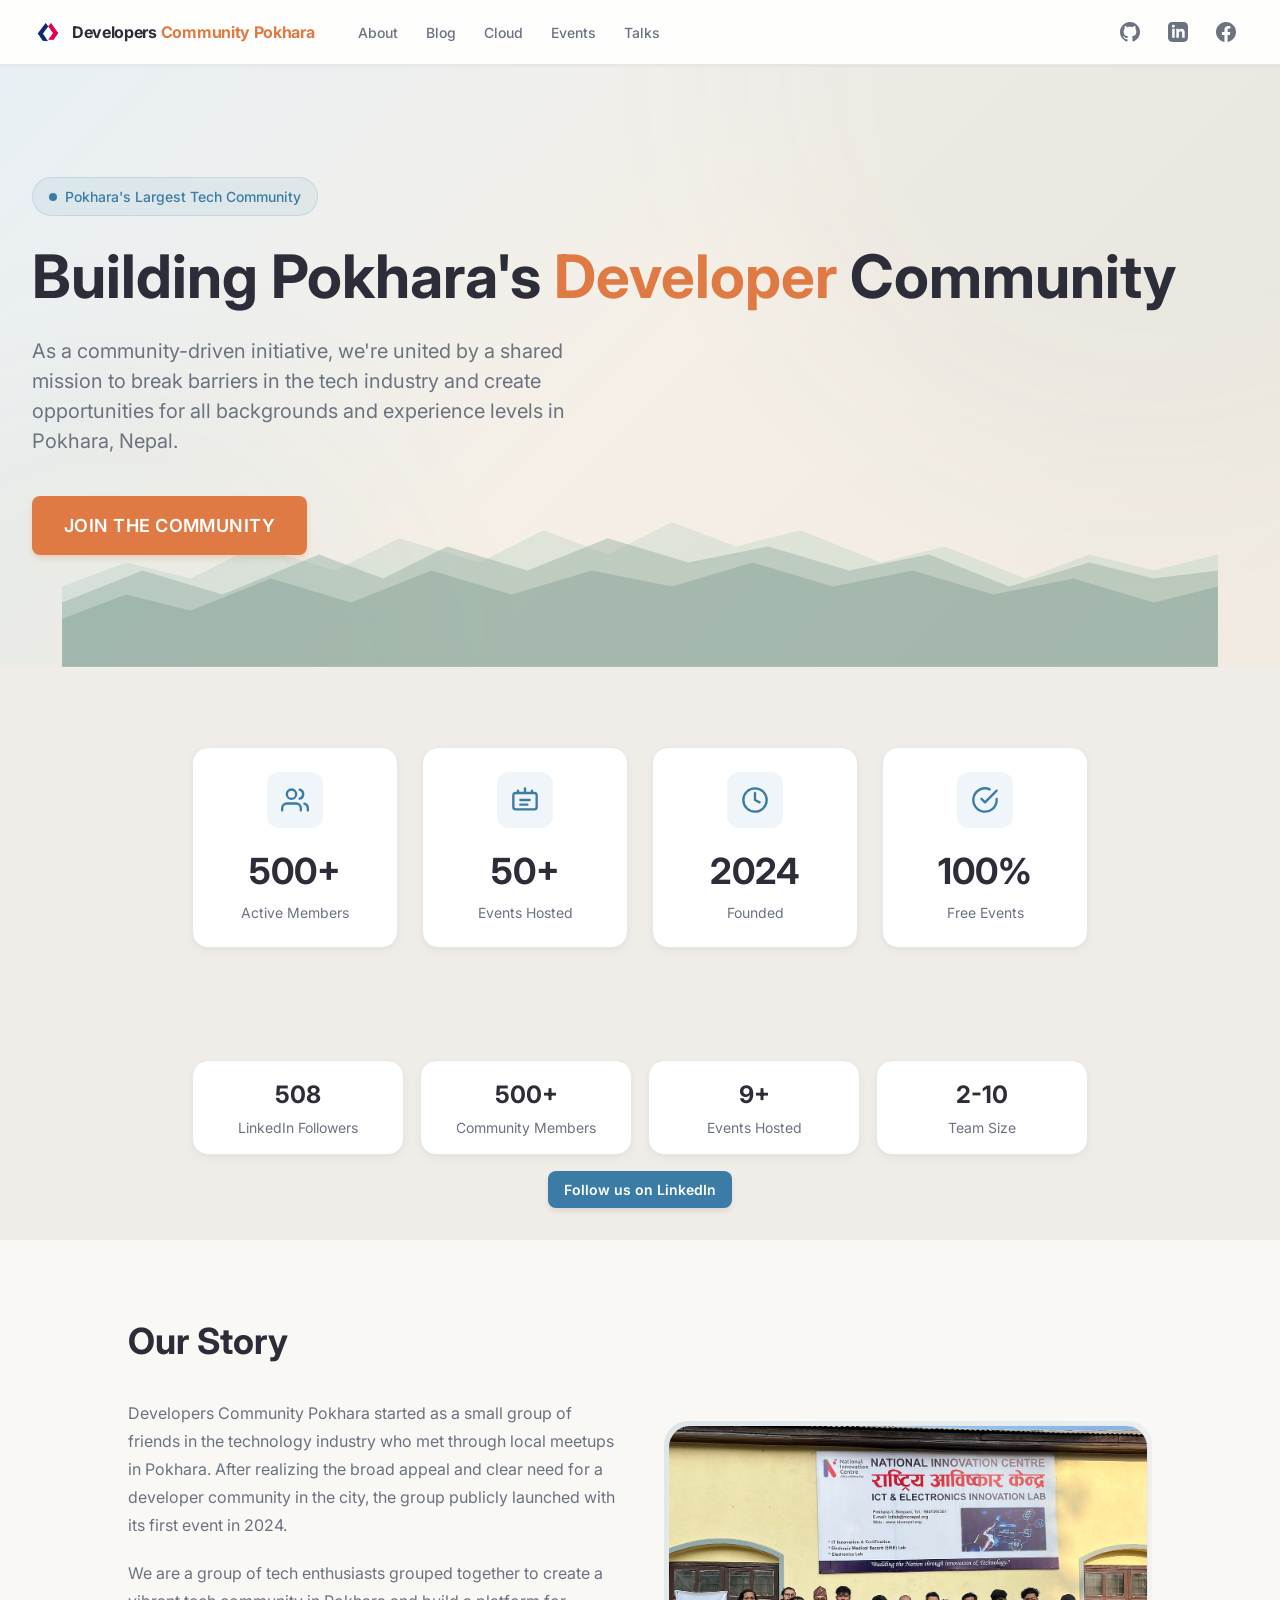
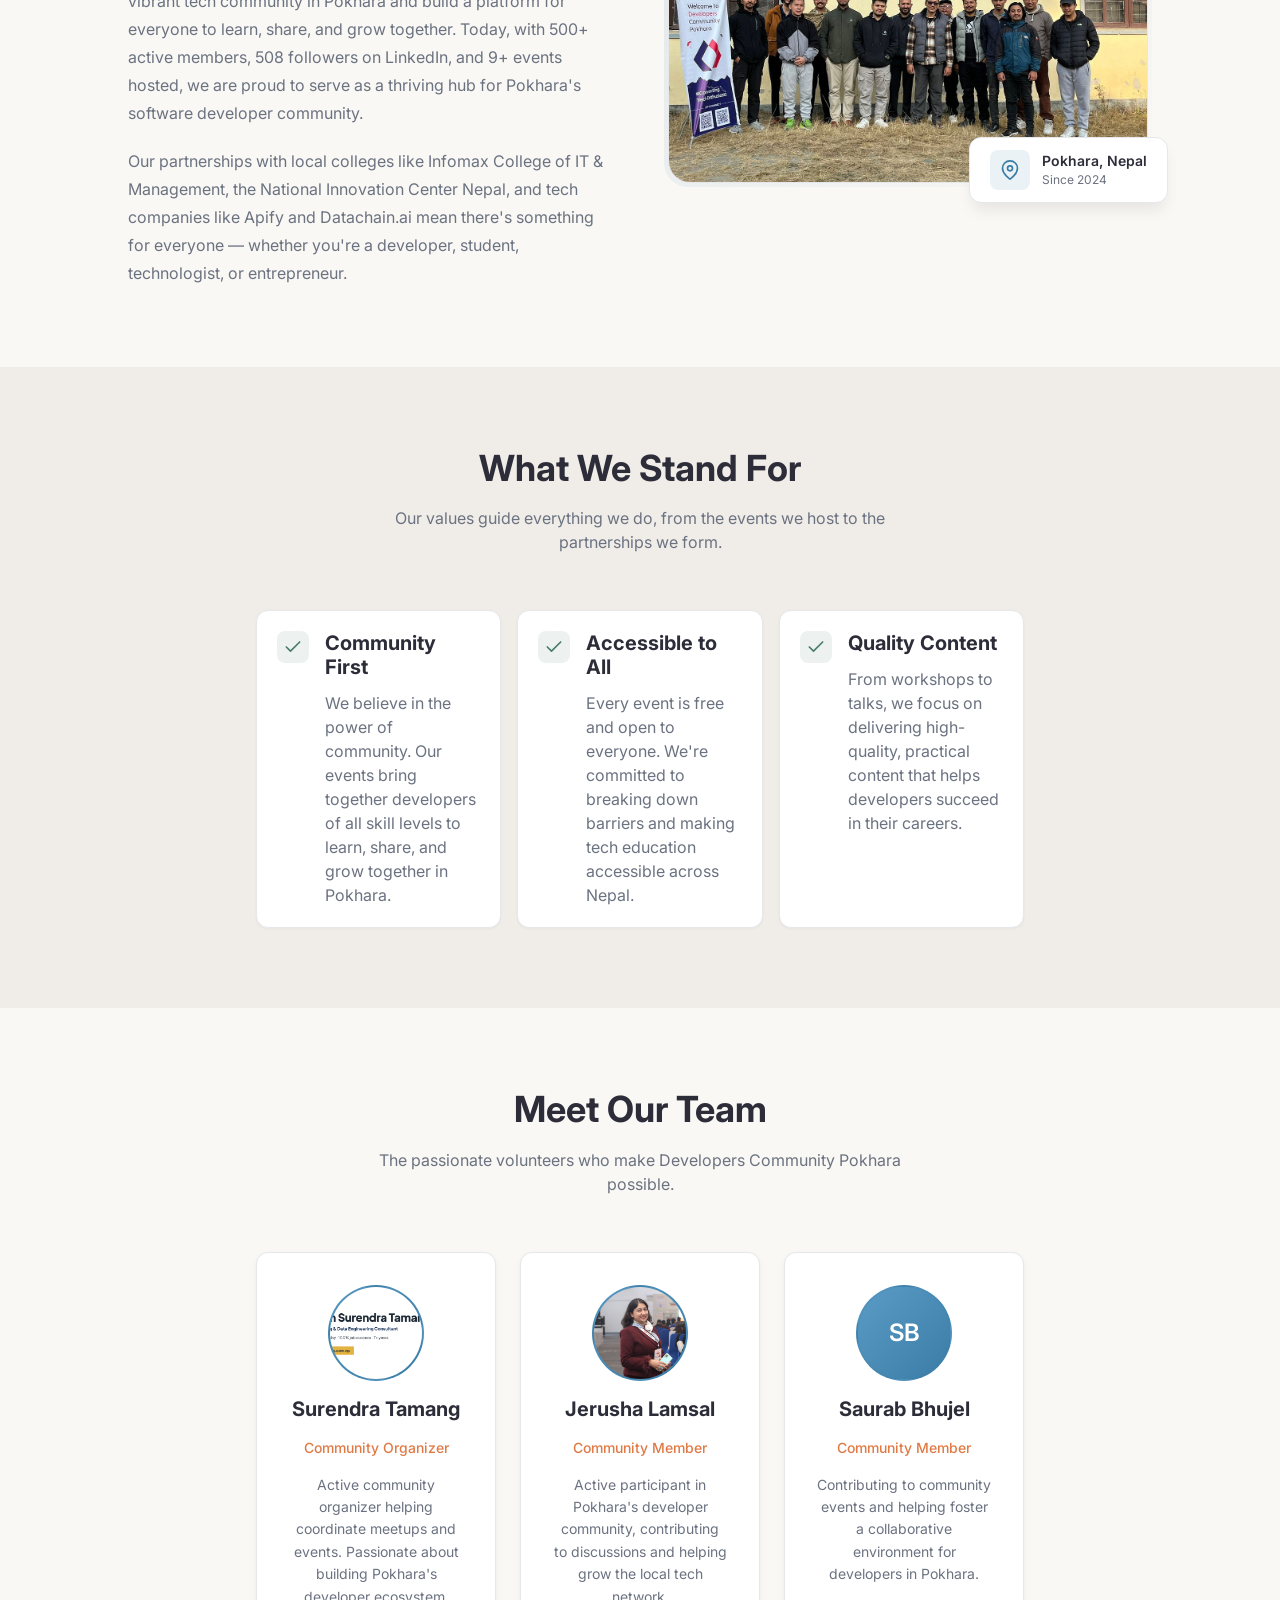
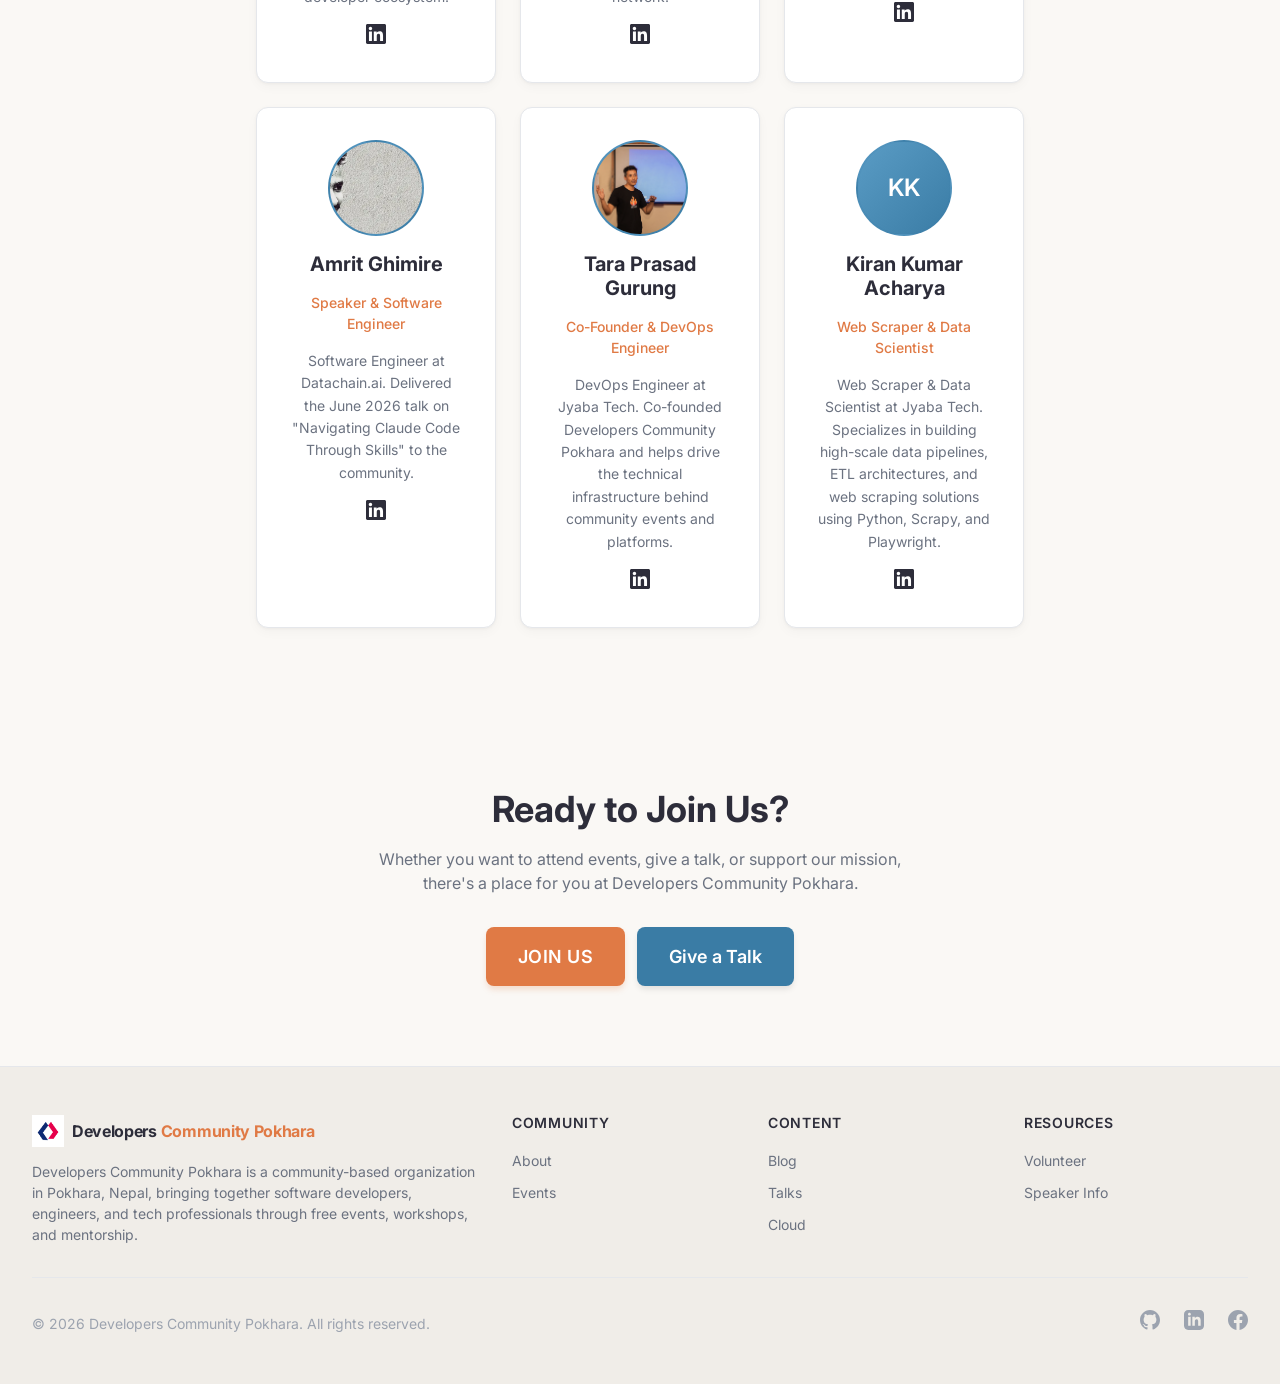
<file: Jyaba-tech-master/about.html>
<!DOCTYPE html>
<html lang="en">
<head>
  <meta charset="UTF-8">
  <meta name="viewport" content="width=device-width, initial-scale=1.0">
  <title>About | Developers Community Pokhara</title>
  <meta name="description" content="Learn about Developers Community Pokhara, a community for developers in Pokhara, Nepal. Meet the team behind free meetups, workshops, and mentorship programs.">
  <link rel="preconnect" href="https://fonts.googleapis.com">
  <link rel="preconnect" href="https://fonts.gstatic.com" crossorigin>
  <link rel="preconnect" href="https://images.unsplash.com">
  <link href="https://fonts.googleapis.com/css2?family=Inter:wght@400;500;600;700&display=swap" rel="stylesheet">
  <link rel="stylesheet" href="css/style.css">
</head>
<body>

  <!-- ===== HEADER ===== -->
  <header class="td-header td-header--sticky">
    <nav class="td-header__nav" aria-label="Main navigation">
      <div class="td-header__inner">
        <div class="td-header__left">
          <a class="td-header__brand" href=".">
            <span class="td-logo" style="font-size:1rem;gap:0.5em;--logo-text-color:#2D2D3A">
              <span class="td-logo__icon" style="width:32px;height:32px">
                <img src="images/developers community pokhara logo.png" alt="Developers Community Pokhara" style="width:100%;height:100%;object-fit:contain" />
              </span>
              <span class="td-logo__wordmark">
                <span class="td-logo__brand">Developers</span>
                <span class="td-logo__devs">Community Pokhara</span>
              </span>
            </span>
          </a>
          <div class="td-header__desktop-links">
            <a class="td-header__link" href="about.html">About</a>
            <a class="td-header__link" href="blog.html">Blog</a>
            <a class="td-header__link" href="cloud-project.html">Cloud</a>
            <a class="td-header__link" href="events.html">Events</a>
            <a class="td-header__link" href="talks.html">Talks</a>
          </div>
        </div>
        <div class="td-header__right">
          <div class="td-header__actions">
            <a class="td-header__link" href="https://github.com/dev-community-pokhara" target="_blank" rel="noopener noreferrer">
              <svg viewBox="0 0 24 24" fill="currentColor" class="w-5 h-5"><path d="M12 0c-6.626 0-12 5.373-12 12 0 5.302 3.438 9.8 8.207 11.387.599.111.793-.261.793-.577v-2.234c-3.338.726-4.033-1.416-4.033-1.416-.546-1.387-1.333-1.756-1.333-1.756-1.089-.745.083-.729.083-.729 1.205.084 1.839 1.237 1.839 1.237 1.07 1.834 2.807 1.304 3.492.997.107-.775.418-1.305.762-1.604-2.665-.305-5.467-1.334-5.467-5.931 0-1.311.469-2.381 1.236-3.221-.124-.303-.535-1.524.117-3.176 0 0 1.008-.322 3.301 1.23.957-.266 1.983-.399 3.003-.404 1.02.005 2.047.138 3.006.404 2.291-1.552 3.297-1.23 3.297-1.23.653 1.653.242 2.874.118 3.176.77.84 1.235 1.911 1.235 3.221 0 4.609-2.807 5.624-5.479 5.921.43.372.823 1.102.823 2.222v3.293c0 .319.192.694.801.576 4.765-1.589 8.199-6.086 8.199-11.386 0-6.627-5.373-12-12-12z"></path></svg>
            </a>
            <a class="td-header__link" href="https://www.linkedin.com/company/developers-community-pokhara" target="_blank" rel="noopener noreferrer">
              <svg viewBox="0 0 24 24" fill="currentColor" class="w-5 h-5"><path d="M19 0h-14c-2.761 0-5 2.239-5 5v14c0 2.761 2.239 5 5 5h14c2.762 0 5-2.239 5-5v-14c0-2.761-2.238-5-5-5zm-11 19h-3v-11h3v11zm-1.5-12.268c-.966 0-1.75-.79-1.75-1.764s.784-1.764 1.75-1.764 1.75.79 1.75 1.764-.783 1.764-1.75 1.764zm13.5 12.268h-3v-5.604c0-3.368-4-3.113-4 0v5.604h-3v-11h3v1.765c1.396-2.586 7-2.777 7 2.476v6.759z"></path></svg>
            </a>
            <a class="td-header__link" href="https://www.facebook.com/groups/developerscommunityinpokhara" target="_blank" rel="noopener noreferrer">
              <svg viewBox="0 0 24 24" fill="currentColor" class="w-5 h-5"><path d="M24 12.073c0-6.627-5.373-12-12-12s-12 5.373-12 12c0 5.99 4.388 10.954 10.125 11.854v-8.385H7.078v-3.47h3.047V9.43c0-3.007 1.792-4.669 4.533-4.669 1.312 0 2.686.235 2.686.235v2.953H15.83c-1.491 0-1.956.925-1.956 1.874v2.25h3.328l-.532 3.47h-2.796v8.385C19.612 23.027 24 18.062 24 12.073z"></path></svg>
            </a>
          </div>
          <button class="td-header__hamburger" aria-label="Toggle menu" aria-expanded="false">
            <svg fill="none" viewBox="0 0 24 24" stroke="currentColor"><path stroke-linecap="round" stroke-linejoin="round" stroke-width="2" d="M4 6h16M4 12h16M4 18h16"></path></svg>
          </button>
        </div>
      </div>
      <div class="td-header__mobile-menu">
        <div class="td-header__mobile-inner">
          <a class="td-header__link" href="about.html">About</a>
          <a class="td-header__link" href="blog.html">Blog</a>
          <a class="td-header__link" href="cloud-project.html">Cloud</a>
          <a class="td-header__link" href="events.html">Events</a>
          <a class="td-header__link" href="talks.html">Talks</a>
          <a class="td-header__link" href="https://github.com/dev-community-pokhara" target="_blank" rel="noopener noreferrer">
            <svg viewBox="0 0 24 24" fill="currentColor" class="w-5 h-5"><path d="M12 0c-6.626 0-12 5.373-12 12 0 5.302 3.438 9.8 8.207 11.387.599.111.793-.261.793-.577v-2.234c-3.338.726-4.033-1.416-4.033-1.416-.546-1.387-1.333-1.756-1.333-1.756-1.089-.745.083-.729.083-.729 1.205.084 1.839 1.237 1.839 1.237 1.07 1.834 2.807 1.304 3.492.997.107-.775.418-1.305.762-1.604-2.665-.305-5.467-1.334-5.467-5.931 0-1.311.469-2.381 1.236-3.221-.124-.303-.535-1.524.117-3.176 0 0 1.008-.322 3.301 1.23.957-.266 1.983-.399 3.003-.404 1.02.005 2.047.138 3.006.404 2.291-1.552 3.297-1.23 3.297-1.23.653 1.653.242 2.874.118 3.176.77.84 1.235 1.911 1.235 3.221 0 4.609-2.807 5.624-5.479 5.921.43.372.823 1.102.823 2.222v3.293c0 .319.192.694.801.576 4.765-1.589 8.199-6.086 8.199-11.386 0-6.627-5.373-12-12-12z"></path></svg>
          </a>
          <a class="td-header__link" href="https://www.linkedin.com/company/developers-community-pokhara" target="_blank" rel="noopener noreferrer">
            <svg viewBox="0 0 24 24" fill="currentColor" class="w-5 h-5"><path d="M19 0h-14c-2.761 0-5 2.239-5 5v14c0 2.761 2.239 5 5 5h14c2.762 0 5-2.239 5-5v-14c0-2.761-2.238-5-5-5zm-11 19h-3v-11h3v11zm-1.5-12.268c-.966 0-1.75-.79-1.75-1.764s.784-1.764 1.75-1.764 1.75.79 1.75 1.764-.783 1.764-1.75 1.764zm13.5 12.268h-3v-5.604c0-3.368-4-3.113-4 0v5.604h-3v-11h3v1.765c1.396-2.586 7-2.777 7 2.476v6.759z"></path></svg>
          </a>
          <a class="td-header__link" href="https://www.facebook.com/groups/developerscommunityinpokhara" target="_blank" rel="noopener noreferrer">
            <svg viewBox="0 0 24 24" fill="currentColor" class="w-5 h-5"><path d="M24 12.073c0-6.627-5.373-12-12-12s-12 5.373-12 12c0 5.99 4.388 10.954 10.125 11.854v-8.385H7.078v-3.47h3.047V9.43c0-3.007 1.792-4.669 4.533-4.669 1.312 0 2.686.235 2.686.235v2.953H15.83c-1.491 0-1.956.925-1.956 1.874v2.25h3.328l-.532 3.47h-2.796v8.385C19.612 23.027 24 18.062 24 12.073z"></path></svg>
          </a>
        </div>
      </div>
    </nav>
  </header>

  <!-- ===== PAGE HERO ===== -->
  <section class="page-hero">
    <div class="page-hero__bg"></div>
    <div class="page-hero__mountain-art">
      <svg viewBox="0 0 1440 300" preserveAspectRatio="xMidYMax meet" xmlns="http://www.w3.org/2000/svg">
        <path d="M0,300 L0,200 L80,170 L160,190 L240,150 L340,180 L420,140 L520,170 L600,130 L680,160 L760,120 L840,150 L920,130 L1020,170 L1100,150 L1200,190 L1280,160 L1360,180 L1440,160 L1440,300 Z" fill="#8BB8A8" opacity="0.4"/>
        <path d="M0,300 L0,220 L100,180 L200,210 L320,160 L400,190 L480,150 L580,180 L680,140 L780,170 L880,150 L980,180 L1080,160 L1180,200 L1280,170 L1360,190 L1440,180 L1440,300 Z" fill="#4A7C6F" opacity="0.5"/>
        <path d="M0,300 L0,240 L80,210 L160,230 L260,190 L360,220 L460,180 L560,210 L660,180 L760,200 L860,170 L960,200 L1060,180 L1160,210 L1260,190 L1360,220 L1440,200 L1440,300 Z" fill="#3A6C5F" opacity="0.6"/>
      </svg>
    </div>
    <div class="page-hero__glow"></div>
    <div class="page-hero__glow-2"></div>
    <div class="container">
      <div class="page-hero__content">
        <div class="page-hero__pill">
          <span class="page-hero__pill-dot"></span>
          <span class="page-hero__pill-text">Pokhara's Largest Tech Community</span>
        </div>
        <h1 class="page-hero__title">
          Building Pokhara's <span class="text-sunset">Developer</span> Community
        </h1>
        <p class="page-hero__desc">
          As a community-driven initiative, we're united by a shared mission to break barriers in the tech industry and create opportunities for all backgrounds and experience levels in Pokhara, Nepal.
        </p>
        <div class="hero__actions">
          <a href="#" class="td-button td-button--primary td-button--lg">Join the Community</a>
        </div>
      </div>
    </div>
  </section>

  <!-- ===== STATS SECTION ===== -->
  <section class="section section--alt">
    <div class="container">
      <div class="stats-grid">
        <div class="stat-card">
          <div class="stat-card__icon">
            <svg viewBox="0 0 24 24" fill="none" stroke="currentColor" stroke-width="2" stroke-linecap="round" stroke-linejoin="round"><path d="M17 21v-2a4 4 0 00-4-4H5a4 4 0 00-4 4v2"/><circle cx="9" cy="7" r="4"/><path d="M23 21v-2a4 4 0 00-3-3.87"/><path d="M16 3.13a4 4 0 010 7.75"/></svg>
          </div>
          <div class="stat-card__number">500+</div>
          <div class="stat-card__label">Active Members</div>
        </div>
        <div class="stat-card">
          <div class="stat-card__icon">
            <svg viewBox="0 0 24 24" fill="none" stroke="currentColor" stroke-width="2" stroke-linecap="round" stroke-linejoin="round"><rect x="2" y="6" width="20" height="14" rx="2"/><path d="M12 6V2"/><path d="M6 6V4"/><path d="M18 6V4"/><path d="M8 12h8"/><path d="M8 16h6"/></svg>
          </div>
          <div class="stat-card__number">50+</div>
          <div class="stat-card__label">Events Hosted</div>
        </div>
        <div class="stat-card">
          <div class="stat-card__icon">
            <svg viewBox="0 0 24 24" fill="none" stroke="currentColor" stroke-width="2" stroke-linecap="round" stroke-linejoin="round"><circle cx="12" cy="12" r="10"/><polyline points="12 6 12 12 16 14"/></svg>
          </div>
          <div class="stat-card__number">2024</div>
          <div class="stat-card__label">Founded</div>
        </div>
        <div class="stat-card">
          <div class="stat-card__icon">
            <svg viewBox="0 0 24 24" fill="none" stroke="currentColor" stroke-width="2" stroke-linecap="round" stroke-linejoin="round"><path d="M22 11.08V12a10 10 0 11-5.93-9.14"/><polyline points="22 4 12 14.01 9 11.01"/></svg>
          </div>
          <div class="stat-card__number">100%</div>
          <div class="stat-card__label">Free Events</div>
        </div>
      </div>
    </div>
  </section>

  <!-- ===== COMPANY INFO BAR ===== -->
  <section class="section section--alt" style="padding: 2rem 0;">
    <div class="container">
      <div class="stats-grid" style="grid-template-columns: repeat(4, 1fr); gap: 1rem;">
        <div class="stat-card" style="padding: 1rem;">
          <div class="stat-card__number" style="font-size: 1.5rem;">508</div>
          <div class="stat-card__label">LinkedIn Followers</div>
        </div>
        <div class="stat-card" style="padding: 1rem;">
          <div class="stat-card__number" style="font-size: 1.5rem;">500+</div>
          <div class="stat-card__label">Community Members</div>
        </div>
        <div class="stat-card" style="padding: 1rem;">
          <div class="stat-card__number" style="font-size: 1.5rem;">9+</div>
          <div class="stat-card__label">Events Hosted</div>
        </div>
        <div class="stat-card" style="padding: 1rem;">
          <div class="stat-card__number" style="font-size: 1.5rem;">2-10</div>
          <div class="stat-card__label">Team Size</div>
        </div>
      </div>
      <div class="text-center mt-4">
        <a href="https://www.linkedin.com/company/developers-community-pokhara" target="_blank" rel="noopener noreferrer" class="td-button td-button--secondary td-button--sm">Follow us on LinkedIn</a>
      </div>
    </div>
  </section>

  <!-- ===== OUR STORY SECTION ===== -->
  <section class="section">
    <div class="container">
      <div class="story-grid">
        <div class="story__text">
          <h2 class="section__title">Our Story</h2>
          <p>Developers Community Pokhara started as a small group of friends in the technology industry who met through local meetups in Pokhara. After realizing the broad appeal and clear need for a developer community in the city, the group publicly launched with its first event in 2024.</p>
          <p>We are a group of tech enthusiasts grouped together to create a vibrant tech community in Pokhara and build a platform for everyone to learn, share, and grow together. Today, with 500+ active members, 508 followers on LinkedIn, and 9+ events hosted, we are proud to serve as a thriving hub for Pokhara's software developer community.</p>
          <p>Our partnerships with local colleges like Infomax College of IT & Management, the National Innovation Center Nepal, and tech companies like Apify and Datachain.ai mean there's something for everyone — whether you're a developer, student, technologist, or entrepreneur.</p>
        </div>
        <div class="story__image-wrapper">
          <div class="story__image-box">
            <div class="story__image-inner">
              <img src="images/events/meetup-21-group.jpg" alt="Developers Community Pokhara community event" style="width:100%;height:100%;object-fit:cover" />
            </div>
          </div>
          <div class="story__badge">
            <div class="story__badge-icon">
              <svg viewBox="0 0 24 24" fill="none" stroke="currentColor" stroke-width="2" stroke-linecap="round" stroke-linejoin="round"><path d="M21 10c0 7-9 13-9 13s-9-6-9-13a9 9 0 0118 0z"/><circle cx="12" cy="10" r="3"/></svg>
            </div>
            <div>
              <div class="story__badge-title">Pokhara, Nepal</div>
              <div class="story__badge-sub">Since 2024</div>
            </div>
          </div>
        </div>
      </div>
    </div>
  </section>

  <!-- ===== WHAT WE STAND FOR ===== -->
  <section class="section section--alt">
    <div class="container">
      <div class="section__header text-center">
        <h2 class="section__title">What We Stand For</h2>
        <p class="section__subtitle">Our values guide everything we do, from the events we host to the partnerships we form.</p>
      </div>
      <div class="values-grid">
        <div class="value-card">
          <div class="value-card__check">
            <svg viewBox="0 0 24 24" fill="none" stroke="currentColor" stroke-width="2" stroke-linecap="round" stroke-linejoin="round"><polyline points="20 6 9 17 4 12"/></svg>
          </div>
          <div>
            <h3 class="feature-card__title">Community First</h3>
            <p class="value-card__text">We believe in the power of community. Our events bring together developers of all skill levels to learn, share, and grow together in Pokhara.</p>
          </div>
        </div>
        <div class="value-card">
          <div class="value-card__check">
            <svg viewBox="0 0 24 24" fill="none" stroke="currentColor" stroke-width="2" stroke-linecap="round" stroke-linejoin="round"><polyline points="20 6 9 17 4 12"/></svg>
          </div>
          <div>
            <h3 class="feature-card__title">Accessible to All</h3>
            <p class="value-card__text">Every event is free and open to everyone. We're committed to breaking down barriers and making tech education accessible across Nepal.</p>
          </div>
        </div>
        <div class="value-card">
          <div class="value-card__check">
            <svg viewBox="0 0 24 24" fill="none" stroke="currentColor" stroke-width="2" stroke-linecap="round" stroke-linejoin="round"><polyline points="20 6 9 17 4 12"/></svg>
          </div>
          <div>
            <h3 class="feature-card__title">Quality Content</h3>
            <p class="value-card__text">From workshops to talks, we focus on delivering high-quality, practical content that helps developers succeed in their careers.</p>
          </div>
        </div>
      </div>
    </div>
  </section>

  <!-- ===== MEET OUR TEAM ===== -->
  <section class="section">
    <div class="container">
      <div class="section__header text-center">
        <h2 class="section__title">Meet Our Team</h2>
        <p class="section__subtitle">The passionate volunteers who make Developers Community Pokhara possible.</p>
      </div>
      <div class="team-grid">
        <div class="team-card">
          <div class="team-card__avatar">
            <img src="images/team/surendra-tamang.png" alt="Surendra Tamang" style="width:100%;height:100%;object-fit:cover" />
          </div>
          <h3 class="team-card__name">Surendra Tamang</h3>
          <span class="team-card__role">Community Organizer</span>
          <p class="team-card__bio">Active community organizer helping coordinate meetups and events. Passionate about building Pokhara's developer ecosystem.</p>
          <a href="https://www.linkedin.com/company/developers-community-pokhara" target="_blank" rel="noopener noreferrer" aria-label="LinkedIn profile">
            <svg width="20" height="20" viewBox="0 0 24 24" fill="currentColor"><path d="M20.447 20.452h-3.554v-5.569c0-1.328-.027-3.037-1.852-3.037-1.853 0-2.136 1.445-2.136 2.939v5.667H9.351V9h3.414v1.561h.046c.477-.9 1.637-1.85 3.37-1.85 3.601 0 4.267 2.37 4.267 5.455v6.286zM5.337 7.433c-1.144 0-2.063-.926-2.063-2.065 0-1.138.92-2.063 2.063-2.063 1.14 0 2.064.925 2.064 2.063 0 1.139-.925 2.065-2.064 2.065zm1.782 13.019H3.555V9h3.564v11.452zM22.225 0H1.771C.792 0 0 .774 0 1.729v20.542C0 23.227.792 24 1.771 24h20.451C23.2 24 24 23.227 24 22.271V1.729C24 .774 23.2 0 22.222 0h.003z"/></svg>
          </a>
        </div>
        <div class="team-card">
          <div class="team-card__avatar">
            <img src="images/team/jerusha-lamsal.jpg" alt="Jerusha Lamsal" style="width:100%;height:100%;object-fit:cover" />
          </div>
          <h3 class="team-card__name">Jerusha Lamsal</h3>
          <span class="team-card__role">Community Member</span>
          <p class="team-card__bio">Active participant in Pokhara's developer community, contributing to discussions and helping grow the local tech network.</p>
          <a href="https://www.linkedin.com/company/developers-community-pokhara" target="_blank" rel="noopener noreferrer" aria-label="LinkedIn profile">
            <svg width="20" height="20" viewBox="0 0 24 24" fill="currentColor"><path d="M20.447 20.452h-3.554v-5.569c0-1.328-.027-3.037-1.852-3.037-1.853 0-2.136 1.445-2.136 2.939v5.667H9.351V9h3.414v1.561h.046c.477-.9 1.637-1.85 3.37-1.85 3.601 0 4.267 2.37 4.267 5.455v6.286zM5.337 7.433c-1.144 0-2.063-.926-2.063-2.065 0-1.138.92-2.063 2.063-2.063 1.14 0 2.064.925 2.064 2.063 0 1.139-.925 2.065-2.064 2.065zm1.782 13.019H3.555V9h3.564v11.452zM22.225 0H1.771C.792 0 0 .774 0 1.729v20.542C0 23.227.792 24 1.771 24h20.451C23.2 24 24 23.227 24 22.271V1.729C24 .774 23.2 0 22.222 0h.003z"/></svg>
          </a>
        </div>
        <div class="team-card">
          <div class="team-card__avatar">
            <span class="team-card__avatar-placeholder">SB</span>
          </div>
          <h3 class="team-card__name">Saurab Bhujel</h3>
          <span class="team-card__role">Community Member</span>
          <p class="team-card__bio">Contributing to community events and helping foster a collaborative environment for developers in Pokhara.</p>
          <a href="https://www.linkedin.com/company/developers-community-pokhara" target="_blank" rel="noopener noreferrer" aria-label="LinkedIn profile">
            <svg width="20" height="20" viewBox="0 0 24 24" fill="currentColor"><path d="M20.447 20.452h-3.554v-5.569c0-1.328-.027-3.037-1.852-3.037-1.853 0-2.136 1.445-2.136 2.939v5.667H9.351V9h3.414v1.561h.046c.477-.9 1.637-1.85 3.37-1.85 3.601 0 4.267 2.37 4.267 5.455v6.286zM5.337 7.433c-1.144 0-2.063-.926-2.063-2.065 0-1.138.92-2.063 2.063-2.063 1.14 0 2.064.925 2.064 2.063 0 1.139-.925 2.065-2.064 2.065zm1.782 13.019H3.555V9h3.564v11.452zM22.225 0H1.771C.792 0 0 .774 0 1.729v20.542C0 23.227.792 24 1.771 24h20.451C23.2 24 24 23.227 24 22.271V1.729C24 .774 23.2 0 22.222 0h.003z"/></svg>
          </a>
        </div>
        <div class="team-card">
          <div class="team-card__avatar">
            <img src="images/team/amrit-ghimire.webp" alt="Amrit Ghimire" style="width:100%;height:100%;object-fit:cover" />
          </div>
          <h3 class="team-card__name">Amrit Ghimire</h3>
          <span class="team-card__role">Speaker &amp; Software Engineer</span>
          <p class="team-card__bio">Software Engineer at Datachain.ai. Delivered the June 2026 talk on "Navigating Claude Code Through Skills" to the community.</p>
          <a href="https://np.linkedin.com/in/iamritghimire" target="_blank" rel="noopener noreferrer" aria-label="LinkedIn profile">
            <svg width="20" height="20" viewBox="0 0 24 24" fill="currentColor"><path d="M20.447 20.452h-3.554v-5.569c0-1.328-.027-3.037-1.852-3.037-1.853 0-2.136 1.445-2.136 2.939v5.667H9.351V9h3.414v1.561h.046c.477-.9 1.637-1.85 3.37-1.85 3.601 0 4.267 2.37 4.267 5.455v6.286zM5.337 7.433c-1.144 0-2.063-.926-2.063-2.065 0-1.138.92-2.063 2.063-2.063 1.14 0 2.064.925 2.064 2.063 0 1.139-.925 2.065-2.064 2.065zm1.782 13.019H3.555V9h3.564v11.452zM22.225 0H1.771C.792 0 0 .774 0 1.729v20.542C0 23.227.792 24 1.771 24h20.451C23.2 24 24 23.227 24 22.271V1.729C24 .774 23.2 0 22.222 0h.003z"/></svg>
          </a>
        </div>
        <div class="team-card">
          <div class="team-card__avatar">
            <img src="images/team/tara-gurung.png" alt="Tara Prasad Gurung" style="width:100%;height:100%;object-fit:cover" />
          </div>
          <h3 class="team-card__name">Tara Prasad Gurung</h3>
          <span class="team-card__role">Co-Founder &amp; DevOps Engineer</span>
          <p class="team-card__bio">DevOps Engineer at Jyaba Tech. Co-founded Developers Community Pokhara and helps drive the technical infrastructure behind community events and platforms.</p>
          <a href="https://www.linkedin.com/in/taragurung/" target="_blank" rel="noopener noreferrer" aria-label="LinkedIn profile">
            <svg width="20" height="20" viewBox="0 0 24 24" fill="currentColor"><path d="M20.447 20.452h-3.554v-5.569c0-1.328-.027-3.037-1.852-3.037-1.853 0-2.136 1.445-2.136 2.939v5.667H9.351V9h3.414v1.561h.046c.477-.9 1.637-1.85 3.37-1.85 3.601 0 4.267 2.37 4.267 5.455v6.286zM5.337 7.433c-1.144 0-2.063-.926-2.063-2.065 0-1.138.92-2.063 2.063-2.063 1.14 0 2.064.925 2.064 2.063 0 1.139-.925 2.065-2.064 2.065zm1.782 13.019H3.555V9h3.564v11.452zM22.225 0H1.771C.792 0 0 .774 0 1.729v20.542C0 23.227.792 24 1.771 24h20.451C23.2 24 24 23.227 24 22.271V1.729C24 .774 23.2 0 22.222 0h.003z"/></svg>
          </a>
        </div>
        <div class="team-card">
          <div class="team-card__avatar">
            <span class="team-card__avatar-placeholder">KK</span>
          </div>
          <h3 class="team-card__name">Kiran Kumar Acharya</h3>
          <span class="team-card__role">Web Scraper &amp; Data Scientist</span>
          <p class="team-card__bio">Web Scraper &amp; Data Scientist at Jyaba Tech. Specializes in building high-scale data pipelines, ETL architectures, and web scraping solutions using Python, Scrapy, and Playwright.</p>
          <a href="https://np.linkedin.com/in/kiran-kumar-acharya1" target="_blank" rel="noopener noreferrer" aria-label="LinkedIn profile">
            <svg width="20" height="20" viewBox="0 0 24 24" fill="currentColor"><path d="M20.447 20.452h-3.554v-5.569c0-1.328-.027-3.037-1.852-3.037-1.853 0-2.136 1.445-2.136 2.939v5.667H9.351V9h3.414v1.561h.046c.477-.9 1.637-1.85 3.37-1.85 3.601 0 4.267 2.37 4.267 5.455v6.286zM5.337 7.433c-1.144 0-2.063-.926-2.063-2.065 0-1.138.92-2.063 2.063-2.063 1.14 0 2.064.925 2.064 2.063 0 1.139-.925 2.065-2.064 2.065zm1.782 13.019H3.555V9h3.564v11.452zM22.225 0H1.771C.792 0 0 .774 0 1.729v20.542C0 23.227.792 24 1.771 24h20.451C23.2 24 24 23.227 24 22.271V1.729C24 .774 23.2 0 22.222 0h.003z"/></svg>
          </a>
        </div>
      </div>
    </div>
  </section>

  <!-- ===== CTA SECTION ===== -->
  <section class="section">
    <div class="container text-center">
      <h2 class="section__title">Ready to Join Us?</h2>
      <p class="section__subtitle" style="margin-bottom: 2rem;">Whether you want to attend events, give a talk, or support our mission, there's a place for you at Developers Community Pokhara.</p>
      <div class="hero__actions" style="justify-content: center;">
        <a href="#" class="td-button td-button--primary td-button--lg">Join Us</a>
        <a href="#" class="td-button td-button--secondary td-button--lg">Give a Talk</a>
      </div>
    </div>
  </section>

  <!-- ===== FOOTER ===== -->
  <footer class="td-footer">
    <div class="td-footer__container">
      <div class="td-footer__grid">
        <div>
          <span class="td-logo" style="font-size:1rem;gap:0.5em;--logo-text-color:#2D2D3A">
            <span class="td-logo__icon" style="width:32px;height:32px">
              <img src="images/developers community pokhara logo.png" alt="Developers Community Pokhara" style="width:100%;height:100%;object-fit:contain" />
            </span>
            <span class="td-logo__wordmark">
              <span class="td-logo__brand">Developers</span>
              <span class="td-logo__devs">Community Pokhara</span>
            </span>
          </span>
          <p class="td-footer__description">
            Developers Community Pokhara is a community-based organization in Pokhara, Nepal, bringing together software developers, engineers, and tech professionals through free events, workshops, and mentorship.
          </p>
        </div>
        <div class="td-footer__link-group">
          <h3>Community</h3>
          <ul>
            <li><a href="about.html">About</a></li>
            <li><a href="events.html">Events</a></li>
          </ul>
        </div>
        <div class="td-footer__link-group">
          <h3>Content</h3>
          <ul>
            <li><a href="blog.html">Blog</a></li>
            <li><a href="talks.html">Talks</a></li>
            <li><a href="cloud-project.html">Cloud</a></li>
          </ul>
        </div>
        <div class="td-footer__link-group">
          <h3>Resources</h3>
          <ul>
            <li><a href="about.html">Volunteer</a></li>
            <li><a href="talks.html">Speaker Info</a></li>
          </ul>
        </div>
      </div>
      <div class="td-footer__bottom">
        <p class="td-footer__copyright">&copy; 2026 Developers Community Pokhara. All rights reserved.</p>
        <div class="td-footer__socials">
          <a class="td-footer__social-link" href="https://github.com/dev-community-pokhara" target="_blank" rel="noopener noreferrer" aria-label="GitHub">
            <svg viewBox="0 0 24 24" fill="currentColor"><path d="M12 0c-6.626 0-12 5.373-12 12 0 5.302 3.438 9.8 8.207 11.387.599.111.793-.261.793-.577v-2.234c-3.338.726-4.033-1.416-4.033-1.416-.546-1.387-1.333-1.756-1.333-1.756-1.089-.745.083-.729.083-.729 1.205.084 1.839 1.237 1.839 1.237 1.07 1.834 2.807 1.304 3.492.997.107-.775.418-1.305.762-1.604-2.665-.305-5.467-1.334-5.467-5.931 0-1.311.469-2.381 1.236-3.221-.124-.303-.535-1.524.117-3.176 0 0 1.008-.322 3.301 1.23.957-.266 1.983-.399 3.003-.404 1.02.005 2.047.138 3.006.404 2.291-1.552 3.297-1.23 3.297-1.23.653 1.653.242 2.874.118 3.176.77.84 1.235 1.911 1.235 3.221 0 4.609-2.807 5.624-5.479 5.921.43.372.823 1.102.823 2.222v3.293c0 .319.192.694.801.576 4.765-1.589 8.199-6.086 8.199-11.386 0-6.627-5.373-12-12-12z"></path></svg>
          </a>
          <a class="td-footer__social-link" href="https://www.linkedin.com/company/developers-community-pokhara" target="_blank" rel="noopener noreferrer" aria-label="LinkedIn">
            <svg viewBox="0 0 24 24" fill="currentColor"><path d="M19 0h-14c-2.761 0-5 2.239-5 5v14c0 2.761 2.239 5 5 5h14c2.762 0 5-2.239 5-5v-14c0-2.761-2.238-5-5-5zm-11 19h-3v-11h3v11zm-1.5-12.268c-.966 0-1.75-.79-1.75-1.764s.784-1.764 1.75-1.764 1.75.79 1.75 1.764-.783 1.764-1.75 1.764zm13.5 12.268h-3v-5.604c0-3.368-4-3.113-4 0v5.604h-3v-11h3v1.765c1.396-2.586 7-2.777 7 2.476v6.759z"></path></svg>
          </a>
          <a class="td-footer__social-link" href="https://www.facebook.com/groups/developerscommunityinpokhara" target="_blank" rel="noopener noreferrer" aria-label="Facebook">
            <svg viewBox="0 0 24 24" fill="currentColor"><path d="M24 12.073c0-6.627-5.373-12-12-12s-12 5.373-12 12c0 5.99 4.388 10.954 10.125 11.854v-8.385H7.078v-3.47h3.047V9.43c0-3.007 1.792-4.669 4.533-4.669 1.312 0 2.686.235 2.686.235v2.953H15.83c-1.491 0-1.956.925-1.956 1.874v2.25h3.328l-.532 3.47h-2.796v8.385C19.612 23.027 24 18.062 24 12.073z"></path></svg>
          </a>
        </div>
      </div>
    </div>
  </footer>

  <script>
    document.querySelector('.td-header__hamburger')?.addEventListener('click', function() {
      const menu = document.querySelector('.td-header__mobile-menu');
      const expanded = this.getAttribute('aria-expanded') === 'true';
      this.setAttribute('aria-expanded', !expanded);
      menu.classList.toggle('td-header__mobile-menu--open');
    });
  </script>

</body>
</html>
</file>
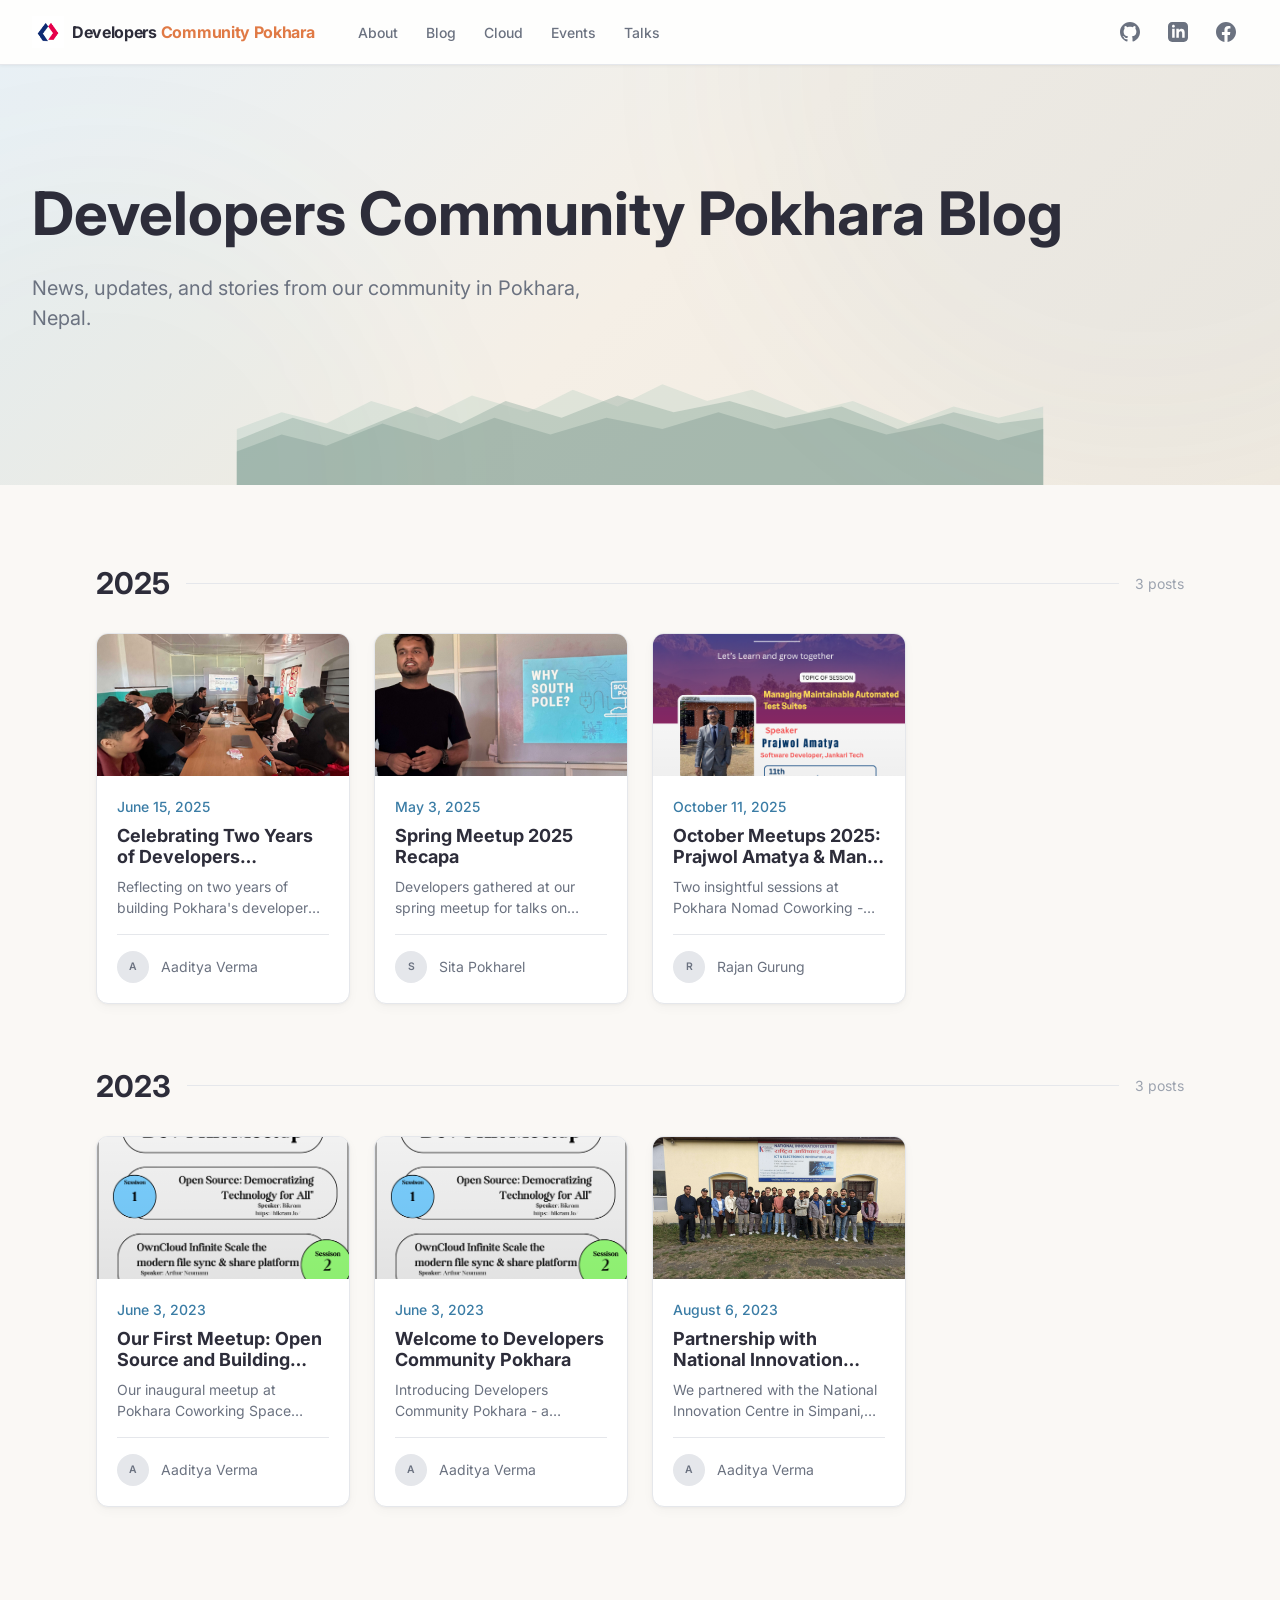
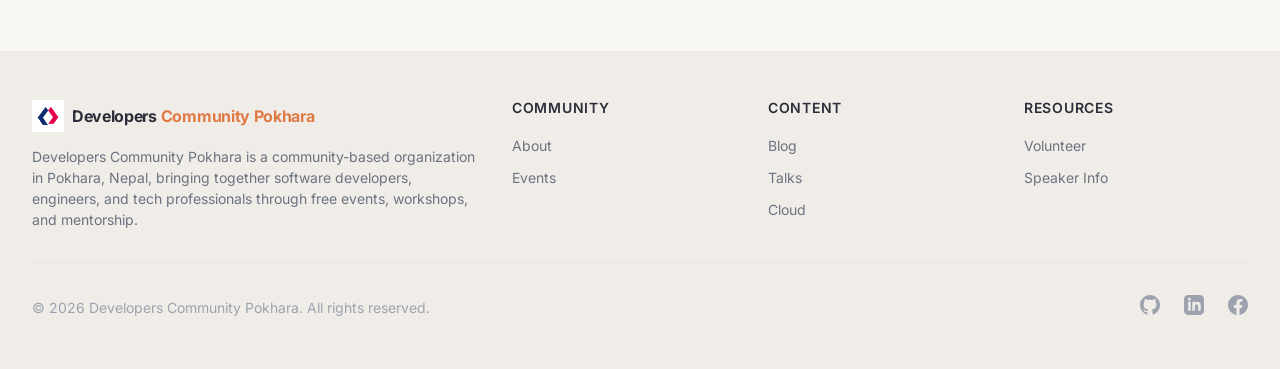
<file: Jyaba-tech-master/blog.html>
<!DOCTYPE html>
<html lang="en">
<head>
  <meta charset="UTF-8">
  <meta name="viewport" content="width=device-width, initial-scale=1.0">
  <title>Blog | Developers Community Pokhara</title>
  <meta name="description" content="News, updates, and stories from Developers Community Pokhara - Pokhara's developer community.">
  <link rel="preconnect" href="https://fonts.googleapis.com">
  <link rel="preconnect" href="https://fonts.gstatic.com" crossorigin>
  <link rel="preconnect" href="https://images.unsplash.com">
  <link href="https://fonts.googleapis.com/css2?family=Inter:wght@400;500;600;700&display=swap" rel="stylesheet">
  <link rel="stylesheet" href="css/style.css">
</head>
<body>

  <!-- ===== HEADER ===== -->
  <header class="td-header td-header--sticky">
    <nav class="td-header__nav" aria-label="Main navigation">
      <div class="td-header__inner">
        <div class="td-header__left">
          <a class="td-header__brand" href=".">
            <span class="td-logo" style="font-size:1rem;gap:0.5em;--logo-text-color:#2D2D3A">
              <span class="td-logo__icon" style="width:32px;height:32px">
                <img src="images/developers community pokhara logo.png" alt="Developers Community Pokhara" style="width:100%;height:100%;object-fit:contain" />
              </span>
              <span class="td-logo__wordmark">
                <span class="td-logo__brand">Developers</span>
                <span class="td-logo__devs">Community Pokhara</span>
              </span>
            </span>
          </a>
          <div class="td-header__desktop-links">
            <a class="td-header__link" href="about.html">About</a>
            <a class="td-header__link" href="blog.html">Blog</a>
            <a class="td-header__link" href="cloud-project.html">Cloud</a>
            <a class="td-header__link" href="events.html">Events</a>
            <a class="td-header__link" href="talks.html">Talks</a>
          </div>
        </div>
        <div class="td-header__right">
          <div class="td-header__actions">
            <a class="td-header__link" href="https://github.com/dev-community-pokhara" target="_blank" rel="noopener noreferrer">
              <svg viewBox="0 0 24 24" fill="currentColor" class="w-5 h-5"><path d="M12 0c-6.626 0-12 5.373-12 12 0 5.302 3.438 9.8 8.207 11.387.599.111.793-.261.793-.577v-2.234c-3.338.726-4.033-1.416-4.033-1.416-.546-1.387-1.333-1.756-1.333-1.756-1.089-.745.083-.729.083-.729 1.205.084 1.839 1.237 1.839 1.237 1.07 1.834 2.807 1.304 3.492.997.107-.775.418-1.305.762-1.604-2.665-.305-5.467-1.334-5.467-5.931 0-1.311.469-2.381 1.236-3.221-.124-.303-.535-1.524.117-3.176 0 0 1.008-.322 3.301 1.23.957-.266 1.983-.399 3.003-.404 1.02.005 2.047.138 3.006.404 2.291-1.552 3.297-1.23 3.297-1.23.653 1.653.242 2.874.118 3.176.77.84 1.235 1.911 1.235 3.221 0 4.609-2.807 5.624-5.479 5.921.43.372.823 1.102.823 2.222v3.293c0 .319.192.694.801.576 4.765-1.589 8.199-6.086 8.199-11.386 0-6.627-5.373-12-12-12z"></path></svg>
            </a>
            <a class="td-header__link" href="https://www.linkedin.com/company/developers-community-pokhara" target="_blank" rel="noopener noreferrer">
              <svg viewBox="0 0 24 24" fill="currentColor" class="w-5 h-5"><path d="M19 0h-14c-2.761 0-5 2.239-5 5v14c0 2.761 2.239 5 5 5h14c2.762 0 5-2.239 5-5v-14c0-2.761-2.238-5-5-5zm-11 19h-3v-11h3v11zm-1.5-12.268c-.966 0-1.75-.79-1.75-1.764s.784-1.764 1.75-1.764 1.75.79 1.75 1.764-.783 1.764-1.75 1.764zm13.5 12.268h-3v-5.604c0-3.368-4-3.113-4 0v5.604h-3v-11h3v1.765c1.396-2.586 7-2.777 7 2.476v6.759z"></path></svg>
            </a>
            <a class="td-header__link" href="https://www.facebook.com/groups/developerscommunityinpokhara" target="_blank" rel="noopener noreferrer">
              <svg viewBox="0 0 24 24" fill="currentColor" class="w-5 h-5"><path d="M24 12.073c0-6.627-5.373-12-12-12s-12 5.373-12 12c0 5.99 4.388 10.954 10.125 11.854v-8.385H7.078v-3.47h3.047V9.43c0-3.007 1.792-4.669 4.533-4.669 1.312 0 2.686.235 2.686.235v2.953H15.83c-1.491 0-1.956.925-1.956 1.874v2.25h3.328l-.532 3.47h-2.796v8.385C19.612 23.027 24 18.062 24 12.073z"></path></svg>
            </a>
          </div>
          <button class="td-header__hamburger" aria-label="Toggle menu" aria-expanded="false">
            <svg fill="none" viewBox="0 0 24 24" stroke="currentColor"><path stroke-linecap="round" stroke-linejoin="round" stroke-width="2" d="M4 6h16M4 12h16M4 18h16"></path></svg>
          </button>
        </div>
      </div>
      <div class="td-header__mobile-menu">
        <div class="td-header__mobile-inner">
          <a class="td-header__link" href="about.html">About</a>
          <a class="td-header__link" href="blog.html">Blog</a>
          <a class="td-header__link" href="cloud-project.html">Cloud</a>
          <a class="td-header__link" href="events.html">Events</a>
          <a class="td-header__link" href="talks.html">Talks</a>
          <a class="td-header__link" href="https://github.com/dev-community-pokhara" target="_blank" rel="noopener noreferrer">
            <svg viewBox="0 0 24 24" fill="currentColor" class="w-5 h-5"><path d="M12 0c-6.626 0-12 5.373-12 12 0 5.302 3.438 9.8 8.207 11.387.599.111.793-.261.793-.577v-2.234c-3.338.726-4.033-1.416-4.033-1.416-.546-1.387-1.333-1.756-1.333-1.756-1.089-.745.083-.729.083-.729 1.205.084 1.839 1.237 1.839 1.237 1.07 1.834 2.807 1.304 3.492.997.107-.775.418-1.305.762-1.604-2.665-.305-5.467-1.334-5.467-5.931 0-1.311.469-2.381 1.236-3.221-.124-.303-.535-1.524.117-3.176 0 0 1.008-.322 3.301 1.23.957-.266 1.983-.399 3.003-.404 1.02.005 2.047.138 3.006.404 2.291-1.552 3.297-1.23 3.297-1.23.653 1.653.242 2.874.118 3.176.77.84 1.235 1.911 1.235 3.221 0 4.609-2.807 5.624-5.479 5.921.43.372.823 1.102.823 2.222v3.293c0 .319.192.694.801.576 4.765-1.589 8.199-6.086 8.199-11.386 0-6.627-5.373-12-12-12z"></path></svg>
          </a>
          <a class="td-header__link" href="https://www.linkedin.com/company/developers-community-pokhara" target="_blank" rel="noopener noreferrer">
            <svg viewBox="0 0 24 24" fill="currentColor" class="w-5 h-5"><path d="M19 0h-14c-2.761 0-5 2.239-5 5v14c0 2.761 2.239 5 5 5h14c2.762 0 5-2.239 5-5v-14c0-2.761-2.238-5-5-5zm-11 19h-3v-11h3v11zm-1.5-12.268c-.966 0-1.75-.79-1.75-1.764s.784-1.764 1.75-1.764 1.75.79 1.75 1.764-.783 1.764-1.75 1.764zm13.5 12.268h-3v-5.604c0-3.368-4-3.113-4 0v5.604h-3v-11h3v1.765c1.396-2.586 7-2.777 7 2.476v6.759z"></path></svg>
          </a>
          <a class="td-header__link" href="https://www.facebook.com/groups/developerscommunityinpokhara" target="_blank" rel="noopener noreferrer">
            <svg viewBox="0 0 24 24" fill="currentColor" class="w-5 h-5"><path d="M24 12.073c0-6.627-5.373-12-12-12s-12 5.373-12 12c0 5.99 4.388 10.954 10.125 11.854v-8.385H7.078v-3.47h3.047V9.43c0-3.007 1.792-4.669 4.533-4.669 1.312 0 2.686.235 2.686.235v2.953H15.83c-1.491 0-1.956.925-1.956 1.874v2.25h3.328l-.532 3.47h-2.796v8.385C19.612 23.027 24 18.062 24 12.073z"></path></svg>
          </a>
        </div>
      </div>
    </nav>
  </header>

  <!-- ===== PAGE HERO ===== -->
  <section class="page-hero">
    <div class="page-hero__bg"></div>
    <div class="page-hero__mountain-art">
      <svg viewBox="0 0 1440 300" preserveAspectRatio="xMidYMax meet" xmlns="http://www.w3.org/2000/svg">
        <path d="M0,300 L0,200 L80,170 L160,190 L240,150 L340,180 L420,140 L520,170 L600,130 L680,160 L760,120 L840,150 L920,130 L1020,170 L1100,150 L1200,190 L1280,160 L1360,180 L1440,160 L1440,300 Z" fill="#8BB8A8" opacity="0.4"/>
        <path d="M0,300 L0,220 L100,180 L200,210 L320,160 L400,190 L480,150 L580,180 L680,140 L780,170 L880,150 L980,180 L1080,160 L1180,200 L1280,170 L1360,190 L1440,180 L1440,300 Z" fill="#4A7C6F" opacity="0.5"/>
        <path d="M0,300 L0,240 L80,210 L160,230 L260,190 L360,220 L460,180 L560,210 L660,180 L760,200 L860,170 L960,200 L1060,180 L1160,210 L1260,190 L1360,220 L1440,200 L1440,300 Z" fill="#3A6C5F" opacity="0.6"/>
      </svg>
    </div>
    <div class="page-hero__glow"></div>
    <div class="page-hero__glow-2"></div>
    <div class="container">
      <div class="page-hero__content">
        <h1 class="page-hero__title">Developers Community Pokhara Blog</h1>
        <p class="page-hero__desc">News, updates, and stories from our community in Pokhara, Nepal.</p>
      </div>
    </div>
  </section>

  <!-- ===== BLOG LISTING ===== -->
  <section class="section">
    <div class="container" style="max-width: 72rem; margin: 0 auto;">
      <div id="blog-listing">
        <div class="blog-loading" style="text-align:center;padding:4rem 0;color:var(--gray-500);font-size:1.125rem;">
          <div style="display:inline-block;width:2rem;height:2rem;border:3px solid var(--gray-200);border-top-color:var(--lake-blue);border-radius:50%;animation:blog-spin 0.8s linear infinite;margin-bottom:1rem;"></div>
          <div>Loading blog posts...</div>
        </div>
      </div>
    </div>
  </section>

  <!-- ===== FOOTER ===== -->
  <footer class="td-footer">
    <div class="td-footer__container">
      <div class="td-footer__grid">
        <div>
          <span class="td-logo" style="font-size:1rem;gap:0.5em;--logo-text-color:#2D2D3A">
            <span class="td-logo__icon" style="width:32px;height:32px">
              <img src="images/developers community pokhara logo.png" alt="Developers Community Pokhara" style="width:100%;height:100%;object-fit:contain" />
            </span>
            <span class="td-logo__wordmark">
              <span class="td-logo__brand">Developers</span>
              <span class="td-logo__devs">Community Pokhara</span>
            </span>
          </span>
          <p class="td-footer__description">
            Developers Community Pokhara is a community-based organization in Pokhara, Nepal, bringing together software developers, engineers, and tech professionals through free events, workshops, and mentorship.
          </p>
        </div>
        <div class="td-footer__link-group">
          <h3>Community</h3>
          <ul>
            <li><a href="about.html">About</a></li>
            <li><a href="events.html">Events</a></li>
          </ul>
        </div>
        <div class="td-footer__link-group">
          <h3>Content</h3>
          <ul>
            <li><a href="blog.html">Blog</a></li>
            <li><a href="talks.html">Talks</a></li>
            <li><a href="cloud-project.html">Cloud</a></li>
          </ul>
        </div>
        <div class="td-footer__link-group">
          <h3>Resources</h3>
          <ul>
            <li><a href="about.html">Volunteer</a></li>
            <li><a href="talks.html">Speaker Info</a></li>
          </ul>
        </div>
      </div>
      <div class="td-footer__bottom">
        <p class="td-footer__copyright">&copy; 2026 Developers Community Pokhara. All rights reserved.</p>
        <div class="td-footer__socials">
          <a class="td-footer__social-link" href="https://github.com/dev-community-pokhara" target="_blank" rel="noopener noreferrer" aria-label="GitHub">
            <svg viewBox="0 0 24 24" fill="currentColor"><path d="M12 0c-6.626 0-12 5.373-12 12 0 5.302 3.438 9.8 8.207 11.387.599.111.793-.261.793-.577v-2.234c-3.338.726-4.033-1.416-4.033-1.416-.546-1.387-1.333-1.756-1.333-1.756-1.089-.745.083-.729.083-.729 1.205.084 1.839 1.237 1.839 1.237 1.07 1.834 2.807 1.304 3.492.997.107-.775.418-1.305.762-1.604-2.665-.305-5.467-1.334-5.467-5.931 0-1.311.469-2.381 1.236-3.221-.124-.303-.535-1.524.117-3.176 0 0 1.008-.322 3.301 1.23.957-.266 1.983-.399 3.003-.404 1.02.005 2.047.138 3.006.404 2.291-1.552 3.297-1.23 3.297-1.23.653 1.653.242 2.874.118 3.176.77.84 1.235 1.911 1.235 3.221 0 4.609-2.807 5.624-5.479 5.921.43.372.823 1.102.823 2.222v3.293c0 .319.192.694.801.576 4.765-1.589 8.199-6.086 8.199-11.386 0-6.627-5.373-12-12-12z"></path></svg>
          </a>
          <a class="td-footer__social-link" href="https://www.linkedin.com/company/developers-community-pokhara" target="_blank" rel="noopener noreferrer" aria-label="LinkedIn">
            <svg viewBox="0 0 24 24" fill="currentColor"><path d="M19 0h-14c-2.761 0-5 2.239-5 5v14c0 2.761 2.239 5 5 5h14c2.762 0 5-2.239 5-5v-14c0-2.761-2.238-5-5-5zm-11 19h-3v-11h3v11zm-1.5-12.268c-.966 0-1.75-.79-1.75-1.764s.784-1.764 1.75-1.764 1.75.79 1.75 1.764-.783 1.764-1.75 1.764zm13.5 12.268h-3v-5.604c0-3.368-4-3.113-4 0v5.604h-3v-11h3v1.765c1.396-2.586 7-2.777 7 2.476v6.759z"></path></svg>
          </a>

          <a class="td-footer__social-link" href="https://www.facebook.com/groups/developerscommunityinpokhara" target="_blank" rel="noopener noreferrer" aria-label="Facebook">
            <svg viewBox="0 0 24 24" fill="currentColor"><path d="M24 12.073c0-6.627-5.373-12-12-12s-12 5.373-12 12c0 5.99 4.388 10.954 10.125 11.854v-8.385H7.078v-3.47h3.047V9.43c0-3.007 1.792-4.669 4.533-4.669 1.312 0 2.686.235 2.686.235v2.953H15.83c-1.491 0-1.956.925-1.956 1.874v2.25h3.328l-.532 3.47h-2.796v8.385C19.612 23.027 24 18.062 24 12.073z"></path></svg>
          </a>
        </div>
      </div>
    </div>
  </footer>

  <script src="js/script.js"></script>
  <script src="js/blog.js"></script>

</body>
</html>
</file>
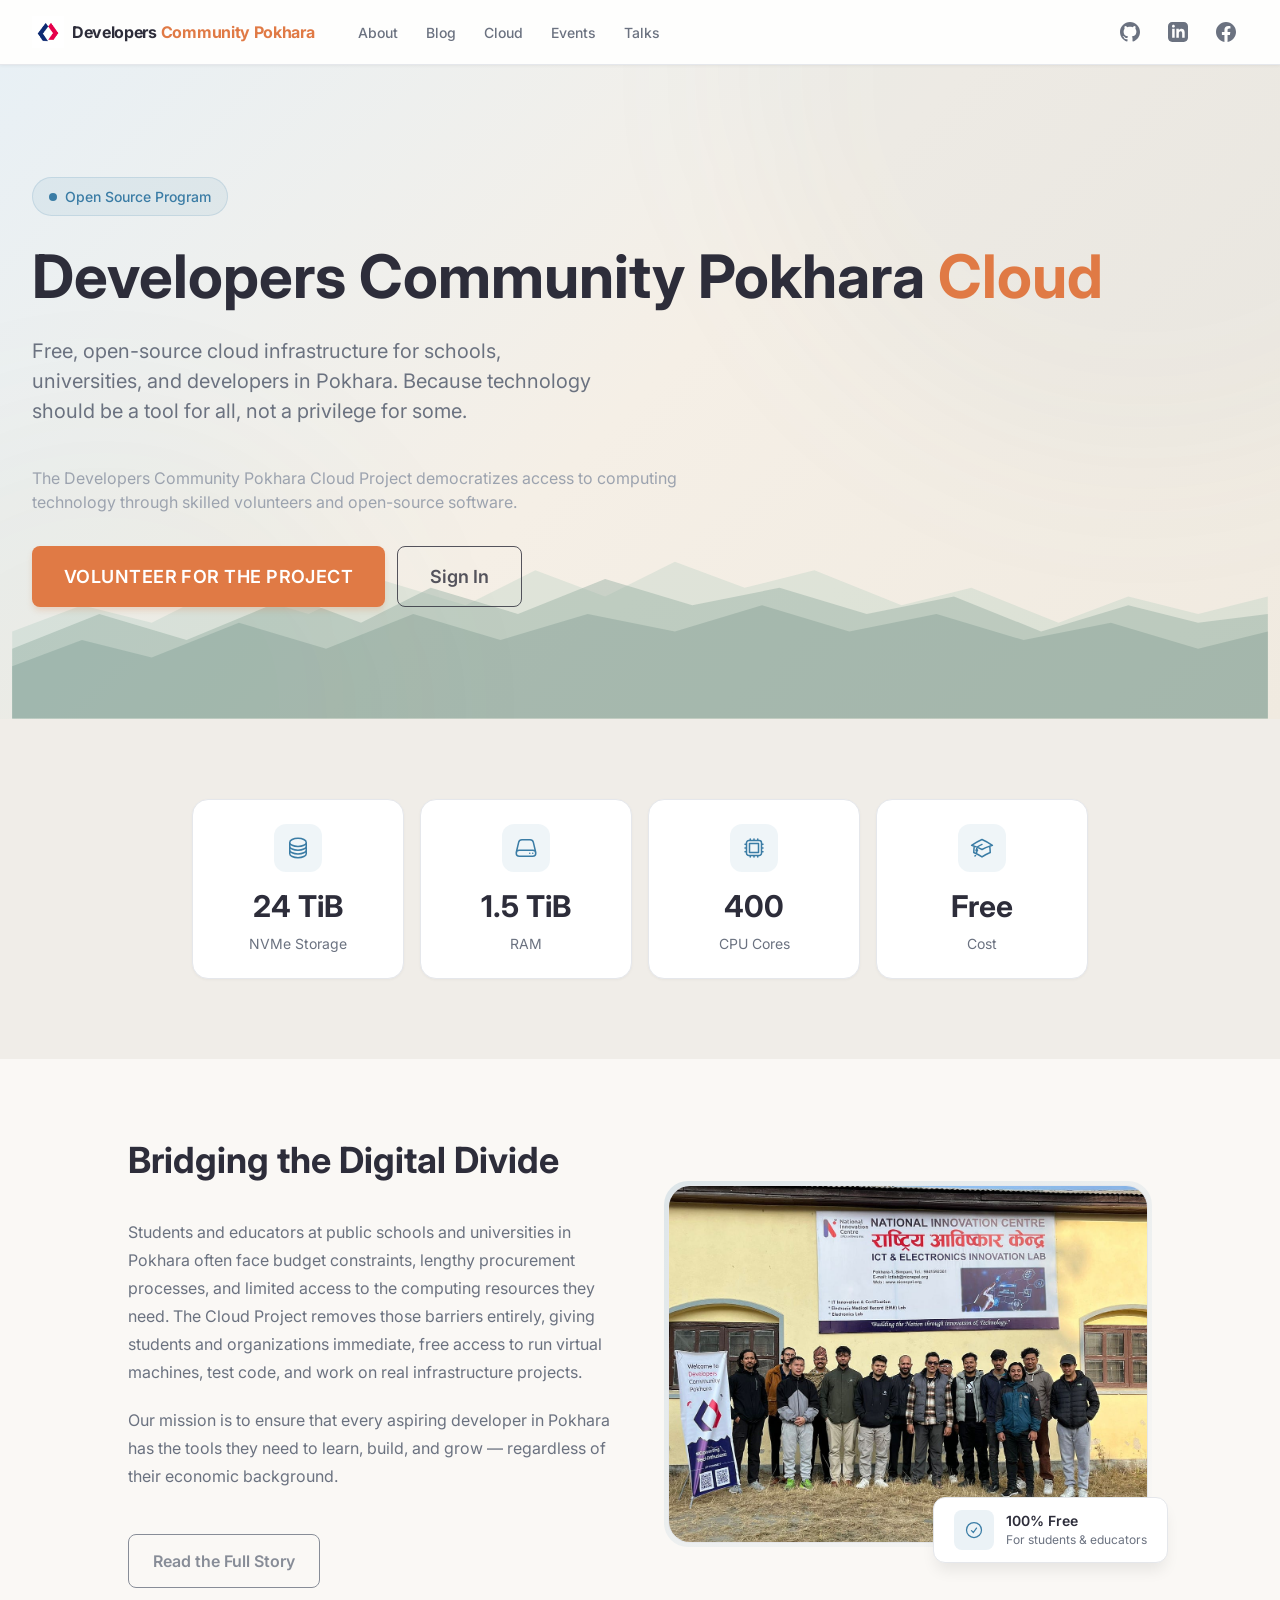
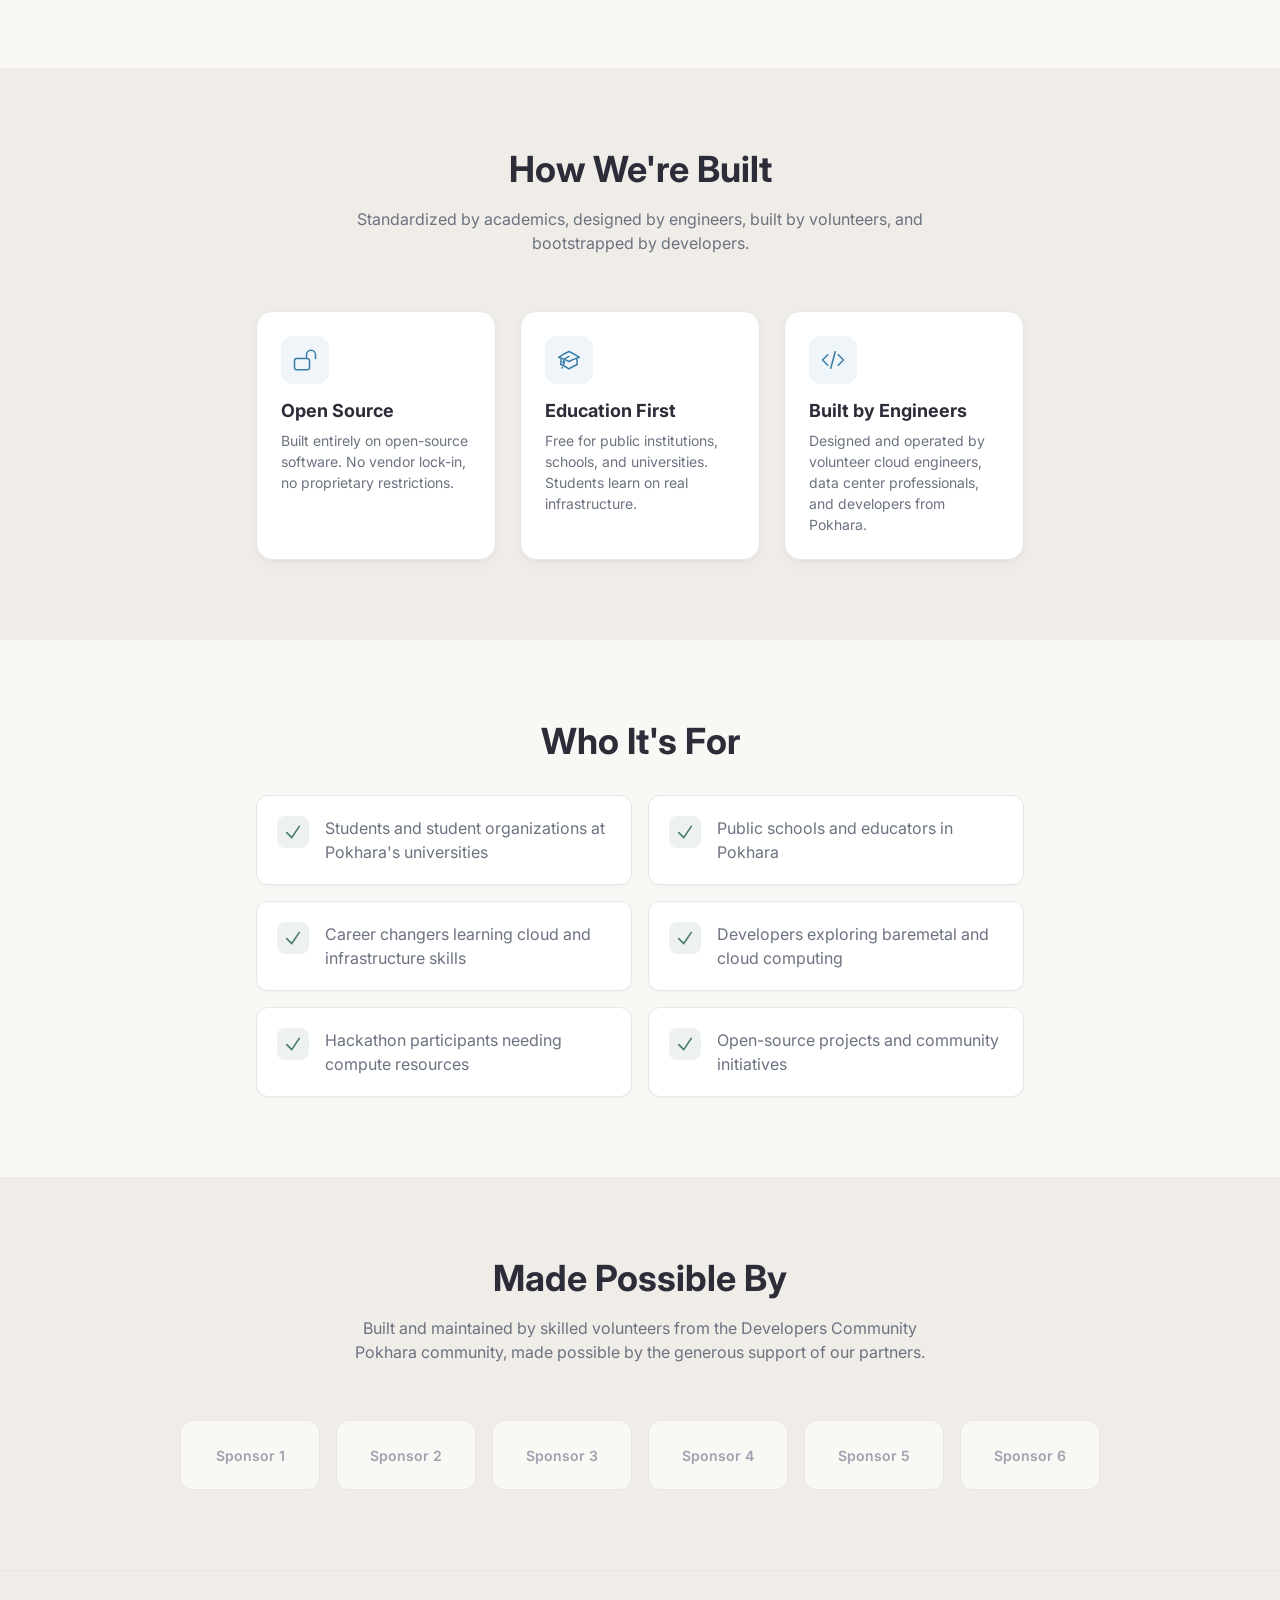
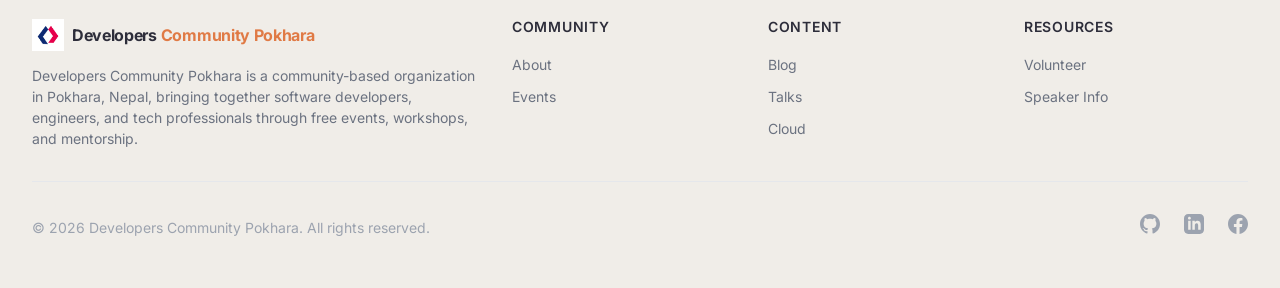
<file: Jyaba-tech-master/cloud-project.html>
<!DOCTYPE html>
<html lang="en">
<head>
<meta charset="utf-8">
<meta name="viewport" content="width=device-width, initial-scale=1, maximum-scale=1">
<title>Developers Community Pokhara Cloud - Free Open Source Cloud Infrastructure for Pokhara</title>
<meta name="description" content="The Developers Community Pokhara Cloud Project provides free, open-source cloud infrastructure to schools, universities, and developers in Pokhara, Nepal. 24 TiB NVMe storage, 1.5 TiB RAM, 400 CPU cores.">
<link rel="preconnect" href="https://fonts.googleapis.com">
  <link rel="preconnect" href="https://fonts.gstatic.com" crossorigin>
  <link rel="preconnect" href="https://images.unsplash.com">
  <link href="https://fonts.googleapis.com/css2?family=Inter:wght@400;500;600;700&display=swap" rel="stylesheet">
  <link rel="stylesheet" href="css/style.css">
</head>
<body>

<header class="td-header td-header--sticky">
  <nav class="td-header__nav">
    <div class="td-header__inner">
      <div class="td-header__left">
        <a class="td-header__brand" href=".">
          <span class="td-logo" style="font-size:1rem;gap:0.5em;--logo-text-color:#2D2D3A">
            <span class="td-logo__icon" style="width:32px;height:32px">
              <img src="images/developers community pokhara logo.png" alt="Developers Community Pokhara" style="width:100%;height:100%;object-fit:contain" />
            </span><span class="td-logo__wordmark">
<span class="td-logo__brand">Developers</span>
                <span class="td-logo__devs">Community Pokhara</span>
            </span>
          </span>
        </a>
        <div class="td-header__desktop-links">
          <a class="td-header__link" href="about.html">About</a>
          <a class="td-header__link" href="blog.html">Blog</a>
          <a class="td-header__link" href="cloud-project.html">Cloud</a>
          <a class="td-header__link" href="events.html">Events</a>
          <a class="td-header__link" href="talks.html">Talks</a>
        </div>
      </div>
      <div class="td-header__right">
        <div class="td-header__actions">
          <a class="td-header__link" href="https://github.com/dev-community-pokhara" target="_blank" rel="noopener noreferrer"><svg viewBox="0 0 24 24" fill="currentColor" class="w-5 h-5"><path d="M12 0c-6.626 0-12 5.373-12 12 0 5.302 3.438 9.8 8.207 11.387.599.111.793-.261.793-.577v-2.234c-3.338.726-4.033-1.416-4.033-1.416-.546-1.387-1.333-1.756-1.333-1.756-1.089-.745.083-.729.083-.729 1.205.084 1.839 1.237 1.839 1.237 1.07 1.834 2.807 1.304 3.492.997.107-.775.418-1.305.762-1.604-2.665-.305-5.467-1.334-5.467-5.931 0-1.311.469-2.381 1.236-3.221-.124-.303-.535-1.524.117-3.176 0 0 1.008-.322 3.301 1.23.957-.266 1.983-.399 3.003-.404 1.02.005 2.047.138 3.006.404 2.291-1.552 3.297-1.23 3.297-1.23.653 1.653.242 2.874.118 3.176.77.84 1.235 1.911 1.235 3.221 0 4.609-2.807 5.624-5.479 5.921.43.372.823 1.102.823 2.222v3.293c0 .319.192.694.801.576 4.765-1.589 8.199-6.086 8.199-11.386 0-6.627-5.373-12-12-12z"></path></svg>
          </a>
          <a class="td-header__link" href="https://www.linkedin.com/company/developers-community-pokhara" target="_blank" rel="noopener noreferrer"><svg viewBox="0 0 24 24" fill="currentColor" class="w-5 h-5"><path d="M19 0h-14c-2.761 0-5 2.239-5 5v14c0 2.761 2.239 5 5 5h14c2.762 0 5-2.239 5-5v-14c0-2.761-2.238-5-5-5zm-11 19h-3v-11h3v11zm-1.5-12.268c-.966 0-1.75-.79-1.75-1.764s.784-1.764 1.75-1.764 1.75.79 1.75 1.764-.783 1.764-1.75 1.764zm13.5 12.268h-3v-5.604c0-3.368-4-3.113-4 0v5.604h-3v-11h3v1.765c1.396-2.586 7-2.777 7 2.476v6.759z"></path></svg>
          </a>

          <a class="td-header__link" href="https://www.facebook.com/groups/developerscommunityinpokhara" target="_blank" rel="noopener noreferrer"><svg viewBox="0 0 24 24" fill="currentColor" class="w-5 h-5"><path d="M24 12.073c0-6.627-5.373-12-12-12s-12 5.373-12 12c0 5.99 4.388 10.954 10.125 11.854v-8.385H7.078v-3.47h3.047V9.43c0-3.007 1.792-4.669 4.533-4.669 1.312 0 2.686.235 2.686.235v2.953H15.83c-1.491 0-1.956.925-1.956 1.874v2.25h3.328l-.532 3.47h-2.796v8.385C19.612 23.027 24 18.062 24 12.073z"></path></svg>
          </a>
        </div>
        <button class="td-header__hamburger" aria-label="Toggle menu" aria-expanded="false">
          <svg fill="none" viewBox="0 0 24 24" stroke="currentColor"><path stroke-linecap="round" stroke-linejoin="round" stroke-width="2" d="M4 6h16M4 12h16M4 18h16"></path></svg>
        </button>
      </div>
    </div>
    <div class="td-header__mobile-menu">
      <div class="td-header__mobile-inner">
        <a class="td-header__link" href="about.html">About</a>
        <a class="td-header__link" href="blog.html">Blog</a>
        <a class="td-header__link" href="cloud-project.html">Cloud</a>
        <a class="td-header__link" href="events.html">Events</a>
        <a class="td-header__link" href="talks.html">Talks</a>
        <a class="td-header__link" href="https://github.com/dev-community-pokhara" target="_blank" rel="noopener noreferrer"><svg viewBox="0 0 24 24" fill="currentColor" class="w-5 h-5"><path d="M12 0c-6.626 0-12 5.373-12 12 0 5.302 3.438 9.8 8.207 11.387.599.111.793-.261.793-.577v-2.234c-3.338.726-4.033-1.416-4.033-1.416-.546-1.387-1.333-1.756-1.333-1.756-1.089-.745.083-.729.083-.729 1.205.084 1.839 1.237 1.839 1.237 1.07 1.834 2.807 1.304 3.492.997.107-.775.418-1.305.762-1.604-2.665-.305-5.467-1.334-5.467-5.931 0-1.311.469-2.381 1.236-3.221-.124-.303-.535-1.524.117-3.176 0 0 1.008-.322 3.301 1.23.957-.266 1.983-.399 3.003-.404 1.02.005 2.047.138 3.006.404 2.291-1.552 3.297-1.23 3.297-1.23.653 1.653.242 2.874.118 3.176.77.84 1.235 1.911 1.235 3.221 0 4.609-2.807 5.624-5.479 5.921.43.372.823 1.102.823 2.222v3.293c0 .319.192.694.801.576 4.765-1.589 8.199-6.086 8.199-11.386 0-6.627-5.373-12-12-12z"></path></svg> GitHub</a>
        <a class="td-header__link" href="https://www.linkedin.com/company/developers-community-pokhara" target="_blank" rel="noopener noreferrer"><svg viewBox="0 0 24 24" fill="currentColor" class="w-5 h-5"><path d="M19 0h-14c-2.761 0-5 2.239-5 5v14c0 2.761 2.239 5 5 5h14c2.762 0 5-2.239 5-5v-14c0-2.761-2.238-5-5-5zm-11 19h-3v-11h3v11zm-1.5-12.268c-.966 0-1.75-.79-1.75-1.764s.784-1.764 1.75-1.764 1.75.79 1.75 1.764-.783 1.764-1.75 1.764zm13.5 12.268h-3v-5.604c0-3.368-4-3.113-4 0v5.604h-3v-11h3v1.765c1.396-2.586 7-2.777 7 2.476v6.759z"></path></svg> LinkedIn</a>

        <a class="td-header__link" href="https://www.facebook.com/groups/developerscommunityinpokhara" target="_blank" rel="noopener noreferrer"><svg viewBox="0 0 24 24" fill="currentColor" class="w-5 h-5"><path d="M24 12.073c0-6.627-5.373-12-12-12s-12 5.373-12 12c0 5.99 4.388 10.954 10.125 11.854v-8.385H7.078v-3.47h3.047V9.43c0-3.007 1.792-4.669 4.533-4.669 1.312 0 2.686.235 2.686.235v2.953H15.83c-1.491 0-1.956.925-1.956 1.874v2.25h3.328l-.532 3.47h-2.796v8.385C19.612 23.027 24 18.062 24 12.073z"></path></svg> Facebook</a>
      </div>
    </div>
  </nav>
</header>

<main>

<section class="page-hero">
  <div class="page-hero__bg"></div>
  <div class="page-hero__mountain-art">
    <svg viewBox="0 0 1440 300" preserveAspectRatio="xMidYMax meet" xmlns="http://www.w3.org/2000/svg">
      <path d="M0,300 L0,200 L80,170 L160,190 L240,150 L340,180 L420,140 L520,170 L600,130 L680,160 L760,120 L840,150 L920,130 L1020,170 L1100,150 L1200,190 L1280,160 L1360,180 L1440,160 L1440,300 Z" fill="#8BB8A8" opacity="0.4"/>
      <path d="M0,300 L0,220 L100,180 L200,210 L320,160 L400,190 L480,150 L580,180 L680,140 L780,170 L880,150 L980,180 L1080,160 L1180,200 L1280,170 L1360,190 L1440,180 L1440,300 Z" fill="#4A7C6F" opacity="0.5"/>
      <path d="M0,300 L0,240 L80,210 L160,230 L260,190 L360,220 L460,180 L560,210 L660,180 L760,200 L860,170 L960,200 L1060,180 L1160,210 L1260,190 L1360,220 L1440,200 L1440,300 Z" fill="#3A6C5F" opacity="0.6"/>
    </svg>
  </div>
  <div class="page-hero__glow"></div>
  <div class="page-hero__glow-2"></div>
  <div class="container">
    <div class="page-hero__content">
      <div class="page-hero__pill">
        <span class="page-hero__pill-dot" style="animation: pulse 2s cubic-bezier(0.4, 0, 0.6, 1) infinite;"></span>
        <span class="page-hero__pill-text">Open Source Program</span>
      </div>
      <h1 class="page-hero__title">Developers Community Pokhara <span class="text-sunset">Cloud</span></h1>
      <p class="page-hero__desc">Free, open-source cloud infrastructure for schools, universities, and developers in Pokhara. Because technology should be a tool for all, not a privilege for some.</p>
      <p class="text-muted  mb-8 max-w-2xl">The Developers Community Pokhara Cloud Project democratizes access to computing technology through skilled volunteers and open-source software.</p>
      <div class="hero__actions">
        <a href="#" class="td-button td-button--primary td-button--lg">Volunteer for the project</a>
        <a href="#" class="td-button td-button--ghost td-button--lg">Sign In</a>
      </div>
    </div>
  </div>
</section>

<section class="section section--alt">
  <div class="container">
    <div class="cloud-stats-grid">
      <div class="cloud-stat-card">
        <div class="cloud-stat-card__icon">
          <svg class="w-6 h-6" fill="none" viewBox="0 0 24 24" stroke-width="1.5" stroke="currentColor"><path stroke-linecap="round" stroke-linejoin="round" d="M20.25 6.375c0 2.278-3.694 4.125-8.25 4.125S3.75 8.653 3.75 6.375m16.5 0c0-2.278-3.694-4.125-8.25-4.125S3.75 4.097 3.75 6.375m16.5 0v11.25c0 2.278-3.694 4.125-8.25 4.125s-8.25-1.847-8.25-4.125V6.375m16.5 0v3.75m-16.5-3.75v3.75m16.5 0v3.75C20.25 16.153 16.556 18 12 18s-8.25-1.847-8.25-4.125v-3.75m16.5 0c0 2.278-3.694 4.125-8.25 4.125s-8.25-1.847-8.25-4.125"/></svg>
        </div>
        <div class="cloud-stat-card__number">24 TiB</div>
        <div class="cloud-stat-card__label">NVMe Storage</div>
      </div>
      <div class="cloud-stat-card">
        <div class="cloud-stat-card__icon">
          <svg class="w-6 h-6" fill="none" viewBox="0 0 24 24" stroke-width="1.5" stroke="currentColor"><path stroke-linecap="round" stroke-linejoin="round" d="M21.75 17.25v-.228a4.5 4.5 0 0 0-.12-1.03l-2.268-9.64a3.375 3.375 0 0 0-3.285-2.602H7.923a3.375 3.375 0 0 0-3.285 2.602l-2.268 9.64a4.5 4.5 0 0 0-.12 1.03v.228m19.5 0a3 3 0 0 1-3 3H5.25a3 3 0 0 1-3-3m19.5 0a3 3 0 0 0-3-3H5.25a3 3 0 0 0-3 3m16.5 0h.008v.008h-.008v-.008Zm-3 0h.008v.008h-.008v-.008Z"/></svg>
        </div>
        <div class="cloud-stat-card__number">1.5 TiB</div>
        <div class="cloud-stat-card__label">RAM</div>
      </div>
      <div class="cloud-stat-card">
        <div class="cloud-stat-card__icon">
          <svg class="w-6 h-6" fill="none" viewBox="0 0 24 24" stroke-width="1.5" stroke="currentColor"><path stroke-linecap="round" stroke-linejoin="round" d="M8.25 3v1.5M4.5 8.25H3M21 8.25h-1.5M4.5 12H3m18 0h-1.5m-15 3.75H3M21 15.75h-1.5M8.25 19.5V21M12 3v1.5m0 15V21m3.75-18v1.5m0 15V21m-9-1.5h10.5a2.25 2.25 0 0 0 2.25-2.25V6.75a2.25 2.25 0 0 0-2.25-2.25H6.75A2.25 2.25 0 0 0 4.5 6.75v10.5a2.25 2.25 0 0 0 2.25 2.25Zm.75-12h9v9h-9v-9Z"/></svg>
        </div>
        <div class="cloud-stat-card__number">400</div>
        <div class="cloud-stat-card__label">CPU Cores</div>
      </div>
      <div class="cloud-stat-card">
        <div class="cloud-stat-card__icon">
          <svg class="w-6 h-6" fill="none" viewBox="0 0 24 24" stroke-width="1.5" stroke="currentColor"><path stroke-linecap="round" stroke-linejoin="round" d="M4.26 10.147a60.438 60.438 0 0 0-.491 6.347A48.62 48.62 0 0 1 12 20.904a48.62 48.62 0 0 1 8.232-4.41 60.46 60.46 0 0 0-.491-6.347m-15.482 0a50.636 50.636 0 0 0-2.658-.813A59.906 59.906 0 0 1 12 3.493a59.903 59.903 0 0 1 10.399 5.84c-.896.248-1.783.52-2.658.814m-15.482 0A50.717 50.717 0 0 1 12 13.489a50.702 50.702 0 0 1 7.74-3.342M6.75 15a.75.75 0 1 0 0-1.5.75.75 0 0 0 0 1.5Zm0 0v-3.675A55.378 55.378 0 0 1 12 8.443m-7.007 11.55A5.981 5.981 0 0 0 6.75 15.75v-1.5"/></svg>
        </div>
        <div class="cloud-stat-card__number">Free</div>
        <div class="cloud-stat-card__label">Cost</div>
      </div>
    </div>
  </div>
</section>

<section class="section">
  <div class="container">
    <div class="story-grid">
      <div class="story__text">
        <h2 class="section__title">Bridging the Digital Divide</h2>
        <p>Students and educators at public schools and universities in Pokhara often face budget constraints, lengthy procurement processes, and limited access to the computing resources they need. The Cloud Project removes those barriers entirely, giving students and organizations immediate, free access to run virtual machines, test code, and work on real infrastructure projects.</p>
        <p>Our mission is to ensure that every aspiring developer in Pokhara has the tools they need to learn, build, and grow — regardless of their economic background.</p>
        <div class="mt-6">
          <a href="#" class="td-button td-button--ghost td-button--md">Read the Full Story</a>
        </div>
      </div>
      <div class="story__image-wrapper">
        <div class="story__image-box">
          <div class="story__image-inner">
            <img src="images/events/meetup-21-group.jpg" alt="Cloud infrastructure for Pokhara" style="width:100%;height:100%;object-fit:cover" />
          </div>
        </div>
        <div class="story__badge">
          <div class="story__badge-icon">
            <svg fill="none" viewBox="0 0 24 24" stroke-width="1.5" stroke="currentColor"><path stroke-linecap="round" stroke-linejoin="round" d="M9 12.75L11.25 15 15 9.75M21 12a9 9 0 11-18 0 9 9 0 0118 0z"/></svg>
          </div>
          <div>
            <div class="story__badge-title">100% Free</div>
            <div class="story__badge-sub">For students & educators</div>
          </div>
        </div>
      </div>
    </div>
  </div>
</section>

<section class="section section--alt">
  <div class="container">
    <div class="section__header text-center">
      <h2 class="section__title">How We're Built</h2>
      <p class="section__subtitle">Standardized by academics, designed by engineers, built by volunteers, and bootstrapped by developers.</p>
    </div>
    <div class="cloud-features-grid">
      <div class="cloud-feature-card">
        <div class="cloud-feature-card__icon">
          <svg class="w-6 h-6" fill="none" viewBox="0 0 24 24" stroke-width="1.5" stroke="currentColor"><path stroke-linecap="round" stroke-linejoin="round" d="M13.5 10.5V6.75a4.5 4.5 0 1 1 9 0v3.75M3.75 21.75h10.5a2.25 2.25 0 0 0 2.25-2.25v-6.75a2.25 2.25 0 0 0-2.25-2.25H3.75a2.25 2.25 0 0 0-2.25 2.25v6.75a2.25 2.25 0 0 0 2.25 2.25Z"/></svg>
        </div>
        <h3 class="cloud-feature-card__title">Open Source</h3>
        <p class="cloud-feature-card__text">Built entirely on open-source software. No vendor lock-in, no proprietary restrictions.</p>
      </div>
      <div class="cloud-feature-card">
        <div class="cloud-feature-card__icon">
          <svg class="w-6 h-6" fill="none" viewBox="0 0 24 24" stroke-width="1.5" stroke="currentColor"><path stroke-linecap="round" stroke-linejoin="round" d="M4.26 10.147a60.438 60.438 0 0 0-.491 6.347A48.62 48.62 0 0 1 12 20.904a48.62 48.62 0 0 1 8.232-4.41 60.46 60.46 0 0 0-.491-6.347m-15.482 0a50.636 50.636 0 0 0-2.658-.813A59.906 59.906 0 0 1 12 3.493a59.903 59.903 0 0 1 10.399 5.84c-.896.248-1.783.52-2.658.814m-15.482 0A50.717 50.717 0 0 1 12 13.489a50.702 50.702 0 0 1 7.74-3.342M6.75 15a.75.75 0 1 0 0-1.5.75.75 0 0 0 0 1.5Zm0 0v-3.675A55.378 55.378 0 0 1 12 8.443m-7.007 11.55A5.981 5.981 0 0 0 6.75 15.75v-1.5"/></svg>
        </div>
        <h3 class="cloud-feature-card__title">Education First</h3>
        <p class="cloud-feature-card__text">Free for public institutions, schools, and universities. Students learn on real infrastructure.</p>
      </div>
      <div class="cloud-feature-card">
        <div class="cloud-feature-card__icon">
          <svg class="w-6 h-6" fill="none" viewBox="0 0 24 24" stroke-width="1.5" stroke="currentColor"><path stroke-linecap="round" stroke-linejoin="round" d="M17.25 6.75 22.5 12l-5.25 5.25m-10.5 0L1.5 12l5.25-5.25m7.5-3-4.5 16.5"/></svg>
        </div>
        <h3 class="cloud-feature-card__title">Built by Engineers</h3>
        <p class="cloud-feature-card__text">Designed and operated by volunteer cloud engineers, data center professionals, and developers from Pokhara.</p>
      </div>
    </div>
  </div>
</section>

<section class="section">
  <div class="container">
    <div class="max-w-4xl mx-auto">
      <h2 class="section__title text-center mb-8">Who It's For</h2>
      <div class="values-grid" style="grid-template-columns: repeat(2, 1fr);">
        <div class="value-card">
          <div class="value-card__check">
            <svg fill="none" viewBox="0 0 24 24" stroke-width="2" stroke="currentColor"><path stroke-linecap="round" stroke-linejoin="round" d="m4.5 12.75 6 6 9-13.5"/></svg>
          </div>
          <div class="value-card__text">Students and student organizations at Pokhara's universities</div>
        </div>
        <div class="value-card">
          <div class="value-card__check">
            <svg fill="none" viewBox="0 0 24 24" stroke-width="2" stroke="currentColor"><path stroke-linecap="round" stroke-linejoin="round" d="m4.5 12.75 6 6 9-13.5"/></svg>
          </div>
          <div class="value-card__text">Public schools and educators in Pokhara</div>
        </div>
        <div class="value-card">
          <div class="value-card__check">
            <svg fill="none" viewBox="0 0 24 24" stroke-width="2" stroke="currentColor"><path stroke-linecap="round" stroke-linejoin="round" d="m4.5 12.75 6 6 9-13.5"/></svg>
          </div>
          <div class="value-card__text">Career changers learning cloud and infrastructure skills</div>
        </div>
        <div class="value-card">
          <div class="value-card__check">
            <svg fill="none" viewBox="0 0 24 24" stroke-width="2" stroke="currentColor"><path stroke-linecap="round" stroke-linejoin="round" d="m4.5 12.75 6 6 9-13.5"/></svg>
          </div>
          <div class="value-card__text">Developers exploring baremetal and cloud computing</div>
        </div>
        <div class="value-card">
          <div class="value-card__check">
            <svg fill="none" viewBox="0 0 24 24" stroke-width="2" stroke="currentColor"><path stroke-linecap="round" stroke-linejoin="round" d="m4.5 12.75 6 6 9-13.5"/></svg>
          </div>
          <div class="value-card__text">Hackathon participants needing compute resources</div>
        </div>
        <div class="value-card">
          <div class="value-card__check">
            <svg fill="none" viewBox="0 0 24 24" stroke-width="2" stroke="currentColor"><path stroke-linecap="round" stroke-linejoin="round" d="m4.5 12.75 6 6 9-13.5"/></svg>
          </div>
          <div class="value-card__text">Open-source projects and community initiatives</div>
        </div>
      </div>
    </div>
  </div>
</section>

<section class="section section--alt">
  <div class="container">
    <div class="section__header text-center">
      <h2 class="section__title">Made Possible By</h2>
      <p class="section__subtitle">Built and maintained by skilled volunteers from the Developers Community Pokhara community, made possible by the generous support of our partners.</p>
    </div>
    <div class="flex flex-wrap gap-4 justify-center mt-8">
      <div style="width: 140px; height: 70px; background: var(--bg); border-radius: 0.75rem; border: 1px solid var(--border); display: flex; align-items: center; justify-content: center; color: var(--text-muted); font-weight: 600; font-size: 0.875rem;">Sponsor 1</div>
      <div style="width: 140px; height: 70px; background: var(--bg); border-radius: 0.75rem; border: 1px solid var(--border); display: flex; align-items: center; justify-content: center; color: var(--text-muted); font-weight: 600; font-size: 0.875rem;">Sponsor 2</div>
      <div style="width: 140px; height: 70px; background: var(--bg); border-radius: 0.75rem; border: 1px solid var(--border); display: flex; align-items: center; justify-content: center; color: var(--text-muted); font-weight: 600; font-size: 0.875rem;">Sponsor 3</div>
      <div style="width: 140px; height: 70px; background: var(--bg); border-radius: 0.75rem; border: 1px solid var(--border); display: flex; align-items: center; justify-content: center; color: var(--text-muted); font-weight: 600; font-size: 0.875rem;">Sponsor 4</div>
      <div style="width: 140px; height: 70px; background: var(--bg); border-radius: 0.75rem; border: 1px solid var(--border); display: flex; align-items: center; justify-content: center; color: var(--text-muted); font-weight: 600; font-size: 0.875rem;">Sponsor 5</div>
      <div style="width: 140px; height: 70px; background: var(--bg); border-radius: 0.75rem; border: 1px solid var(--border); display: flex; align-items: center; justify-content: center; color: var(--text-muted); font-weight: 600; font-size: 0.875rem;">Sponsor 6</div>
    </div>
  </div>
</section>

</main>

<!-- ===== FOOTER ===== -->
<footer class="td-footer">
  <div class="td-footer__container">
    <div class="td-footer__grid">
      <div>
        <span class="td-logo" style="font-size:1rem;gap:0.5em;--logo-text-color:#2D2D3A">
          <span class="td-logo__icon" style="width:32px;height:32px">
            <img src="images/developers community pokhara logo.png" alt="Developers Community Pokhara" style="width:100%;height:100%;object-fit:contain" />
          </span>
          <span class="td-logo__wordmark">
<span class="td-logo__brand">Developers</span>
              <span class="td-logo__devs">Community Pokhara</span>
          </span>
        </span>
        <p class="td-footer__description">
          Developers Community Pokhara is a community-based organization in Pokhara, Nepal, bringing together software developers, engineers, and tech professionals through free events, workshops, and mentorship.
        </p>
      </div>
      <div class="td-footer__link-group">
        <h3>Community</h3>
        <ul>
          <li><a href="about.html">About</a></li>
          <li><a href="events.html">Events</a></li>
</ul>
      </div>
      <div class="td-footer__link-group">
        <h3>Content</h3>
        <ul>
          <li><a href="blog.html">Blog</a></li>
          <li><a href="talks.html">Talks</a></li>
          <li><a href="cloud-project.html">Cloud</a></li>
        </ul>
      </div>
      <div class="td-footer__link-group">
        <h3>Resources</h3>
        <ul>
          <li><a href="about.html">Volunteer</a></li>
          <li><a href="talks.html">Speaker Info</a></li>
        </ul>
      </div>
    </div>
    <div class="td-footer__bottom">
      <p class="td-footer__copyright">&copy; 2026 Developers Community Pokhara. All rights reserved.</p>
      <div class="td-footer__socials">
        <a class="td-footer__social-link" href="https://github.com/dev-community-pokhara" target="_blank" rel="noopener noreferrer" aria-label="GitHub">
          <svg viewBox="0 0 24 24" fill="currentColor"><path d="M12 0c-6.626 0-12 5.373-12 12 0 5.302 3.438 9.8 8.207 11.387.599.111.793-.261.793-.577v-2.234c-3.338.726-4.033-1.416-4.033-1.416-.546-1.387-1.333-1.756-1.333-1.756-1.089-.745.083-.729.083-.729 1.205.084 1.839 1.237 1.839 1.237 1.07 1.834 2.807 1.304 3.492.997.107-.775.418-1.305.762-1.604-2.665-.305-5.467-1.334-5.467-5.931 0-1.311.469-2.381 1.236-3.221-.124-.303-.535-1.524.117-3.176 0 0 1.008-.322 3.301 1.23.957-.266 1.983-.399 3.003-.404 1.02.005 2.047.138 3.006.404 2.291-1.552 3.297-1.23 3.297-1.23.653 1.653.242 2.874.118 3.176.77.84 1.235 1.911 1.235 3.221 0 4.609-2.807 5.624-5.479 5.921.43.372.823 1.102.823 2.222v3.293c0 .319.192.694.801.576 4.765-1.589 8.199-6.086 8.199-11.386 0-6.627-5.373-12-12-12z"></path></svg>
        </a>
        <a class="td-footer__social-link" href="https://www.linkedin.com/company/developers-community-pokhara" target="_blank" rel="noopener noreferrer" aria-label="LinkedIn">
          <svg viewBox="0 0 24 24" fill="currentColor"><path d="M19 0h-14c-2.761 0-5 2.239-5 5v14c0 2.761 2.239 5 5 5h14c2.762 0 5-2.239 5-5v-14c0-2.761-2.238-5-5-5zm-11 19h-3v-11h3v11zm-1.5-12.268c-.966 0-1.75-.79-1.75-1.764s.784-1.764 1.75-1.764 1.75.79 1.75 1.764-.783 1.764-1.75 1.764zm13.5 12.268h-3v-5.604c0-3.368-4-3.113-4 0v5.604h-3v-11h3v1.765c1.396-2.586 7-2.777 7 2.476v6.759z"></path></svg>
        </a>

         <a class="td-footer__social-link" href="https://www.facebook.com/groups/developerscommunityinpokhara" target="_blank" rel="noopener noreferrer" aria-label="Facebook">
           <svg viewBox="0 0 24 24" fill="currentColor"><path d="M24 12.073c0-6.627-5.373-12-12-12s-12 5.373-12 12c0 5.99 4.388 10.954 10.125 11.854v-8.385H7.078v-3.47h3.047V9.43c0-3.007 1.792-4.669 4.533-4.669 1.312 0 2.686.235 2.686.235v2.953H15.83c-1.491 0-1.956.925-1.956 1.874v2.25h3.328l-.532 3.47h-2.796v8.385C19.612 23.027 24 18.062 24 12.073z"></path></svg>
         </a>
       </div>
    </div>
  </div>
</footer>

<script>
    document.querySelector('.td-header__hamburger')?.addEventListener('click', function() {
      const menu = document.querySelector('.td-header__mobile-menu');
      const expanded = this.getAttribute('aria-expanded') === 'true';
      this.setAttribute('aria-expanded', !expanded);
      menu.classList.toggle('td-header__mobile-menu--open');
    });
  </script>

</body>
</html>
</file>
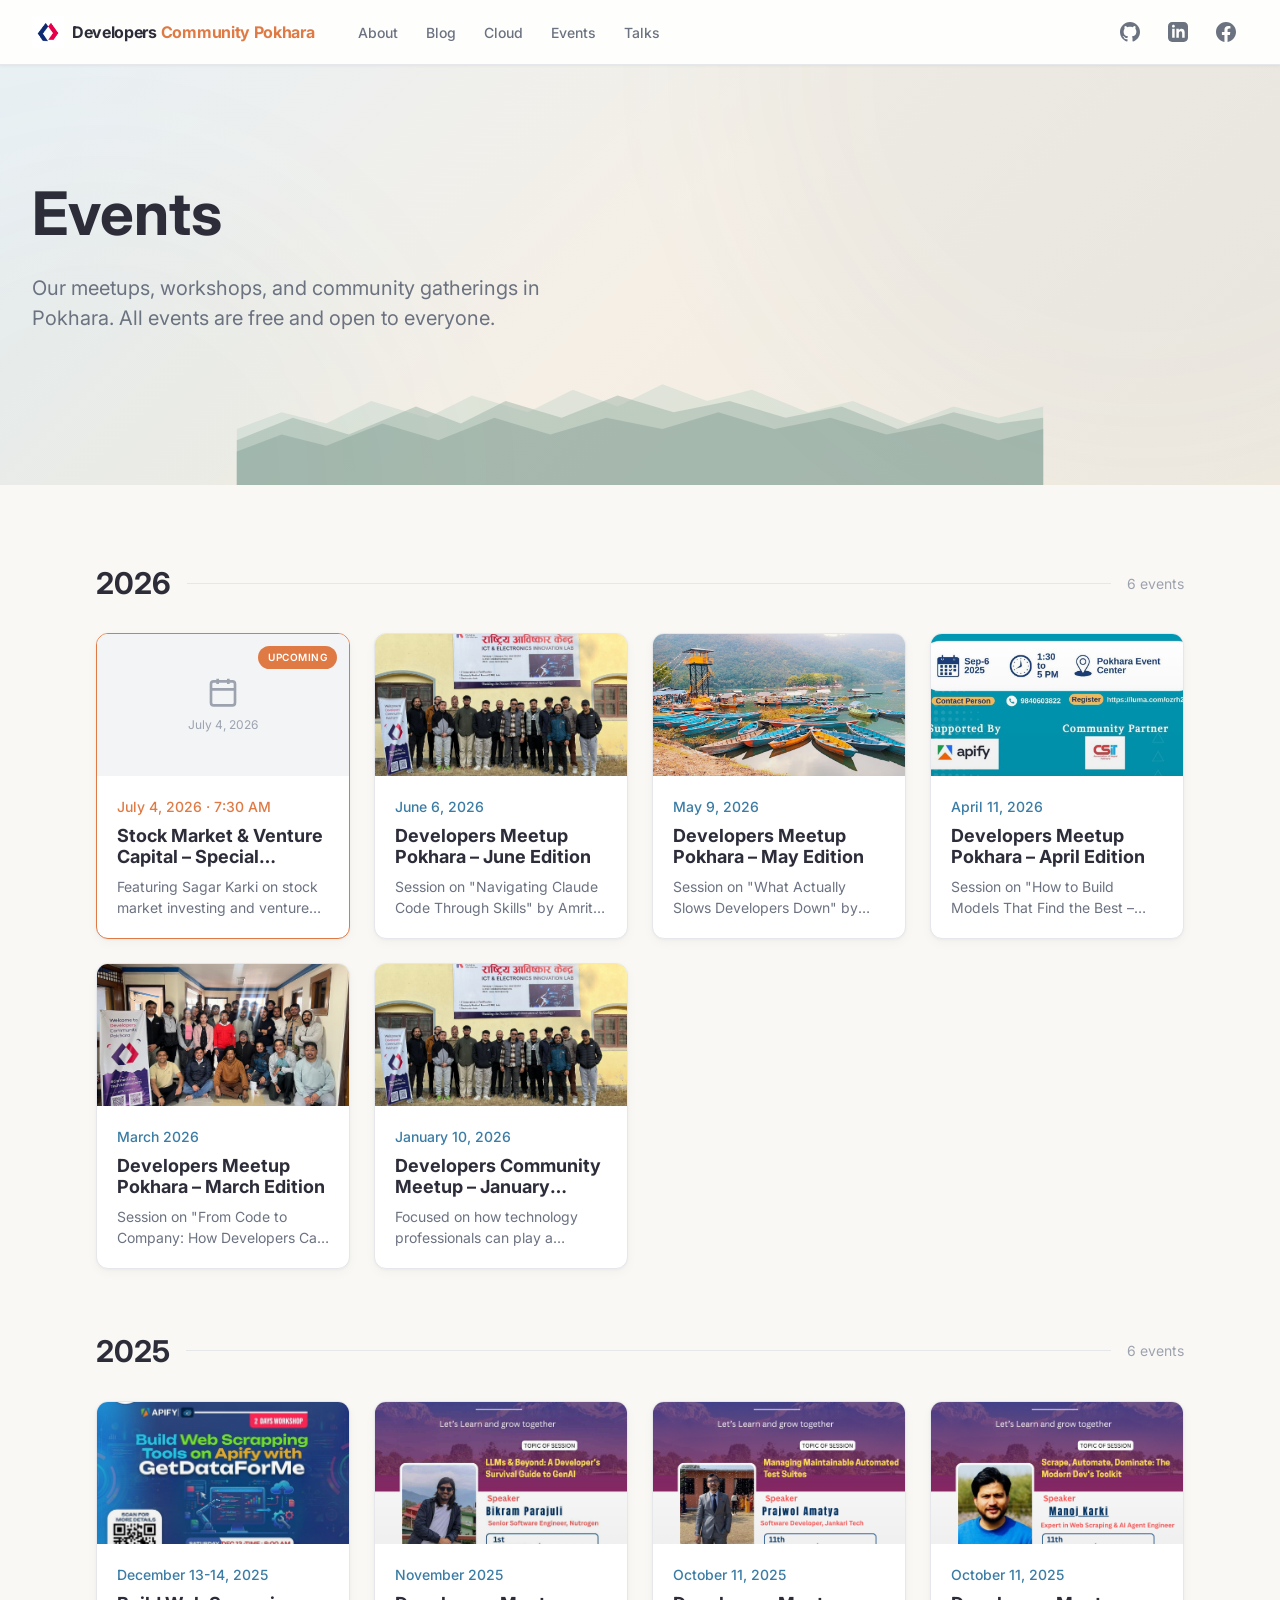
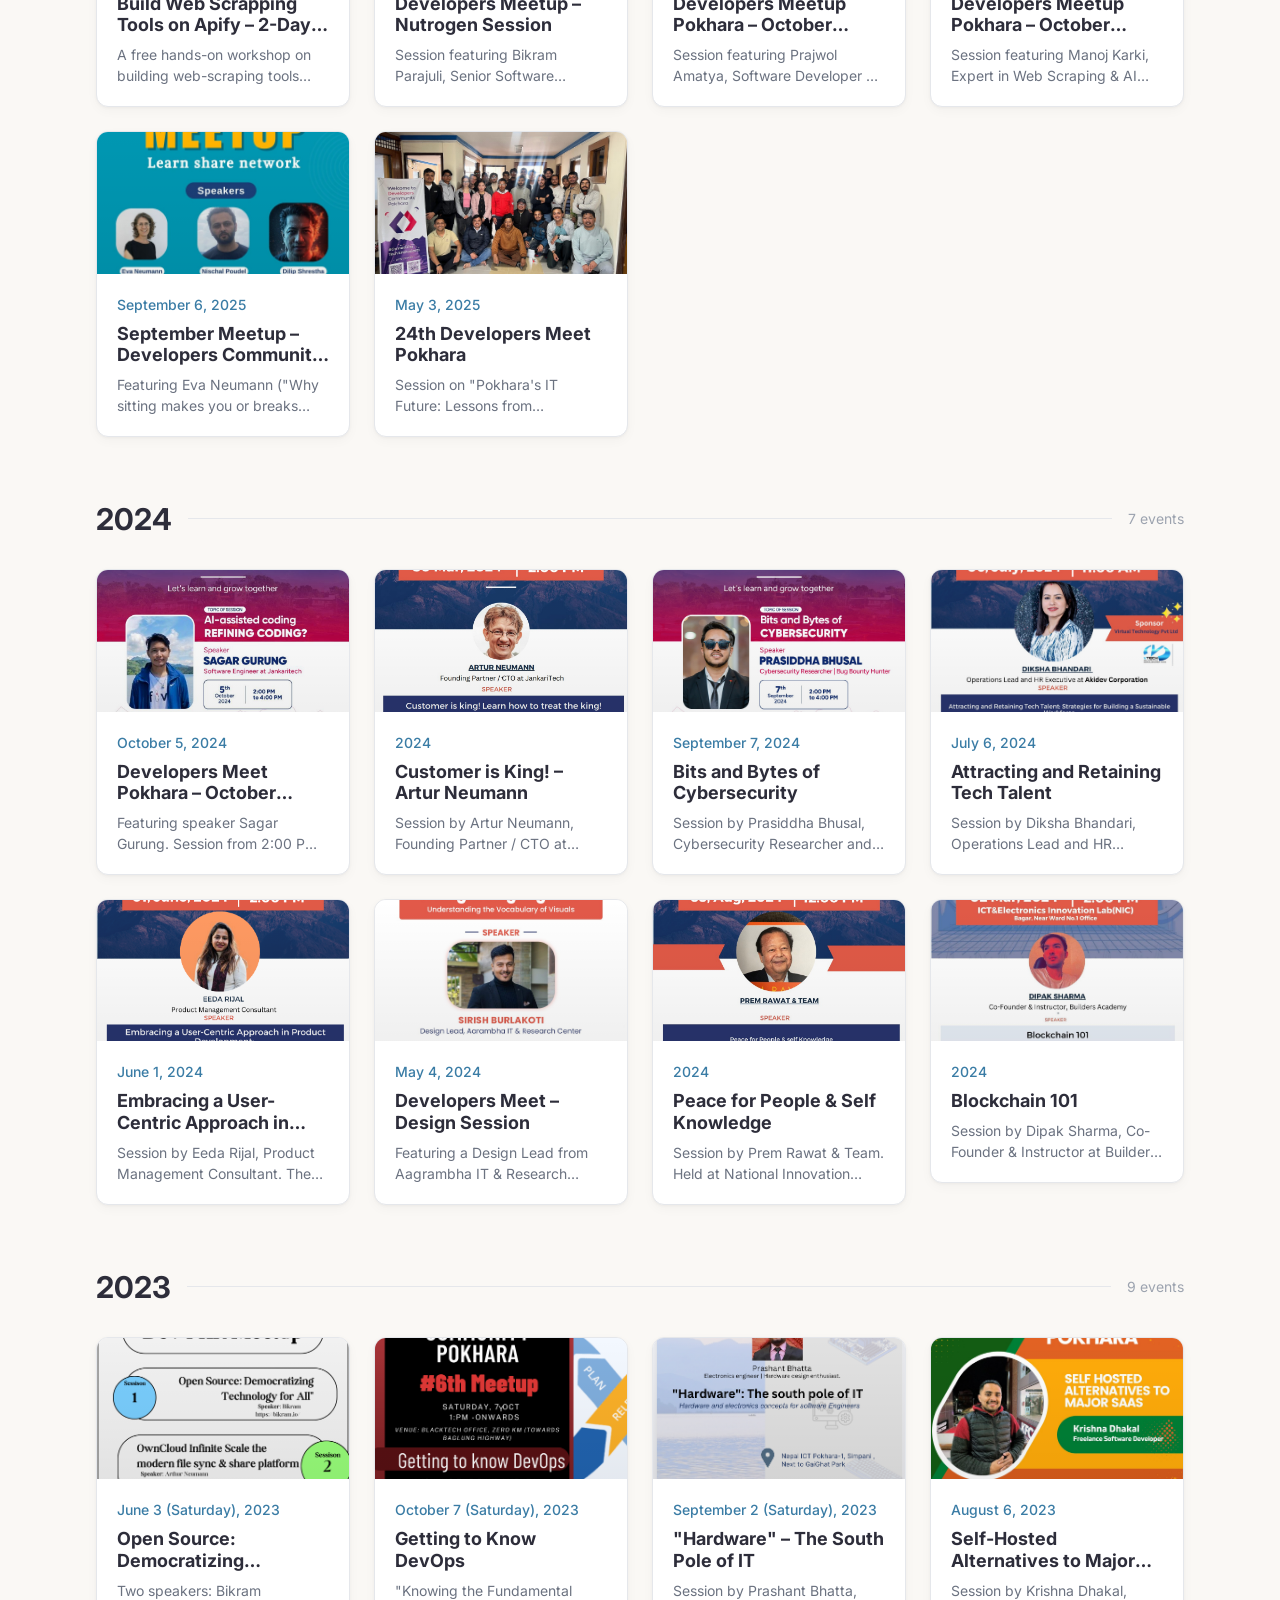
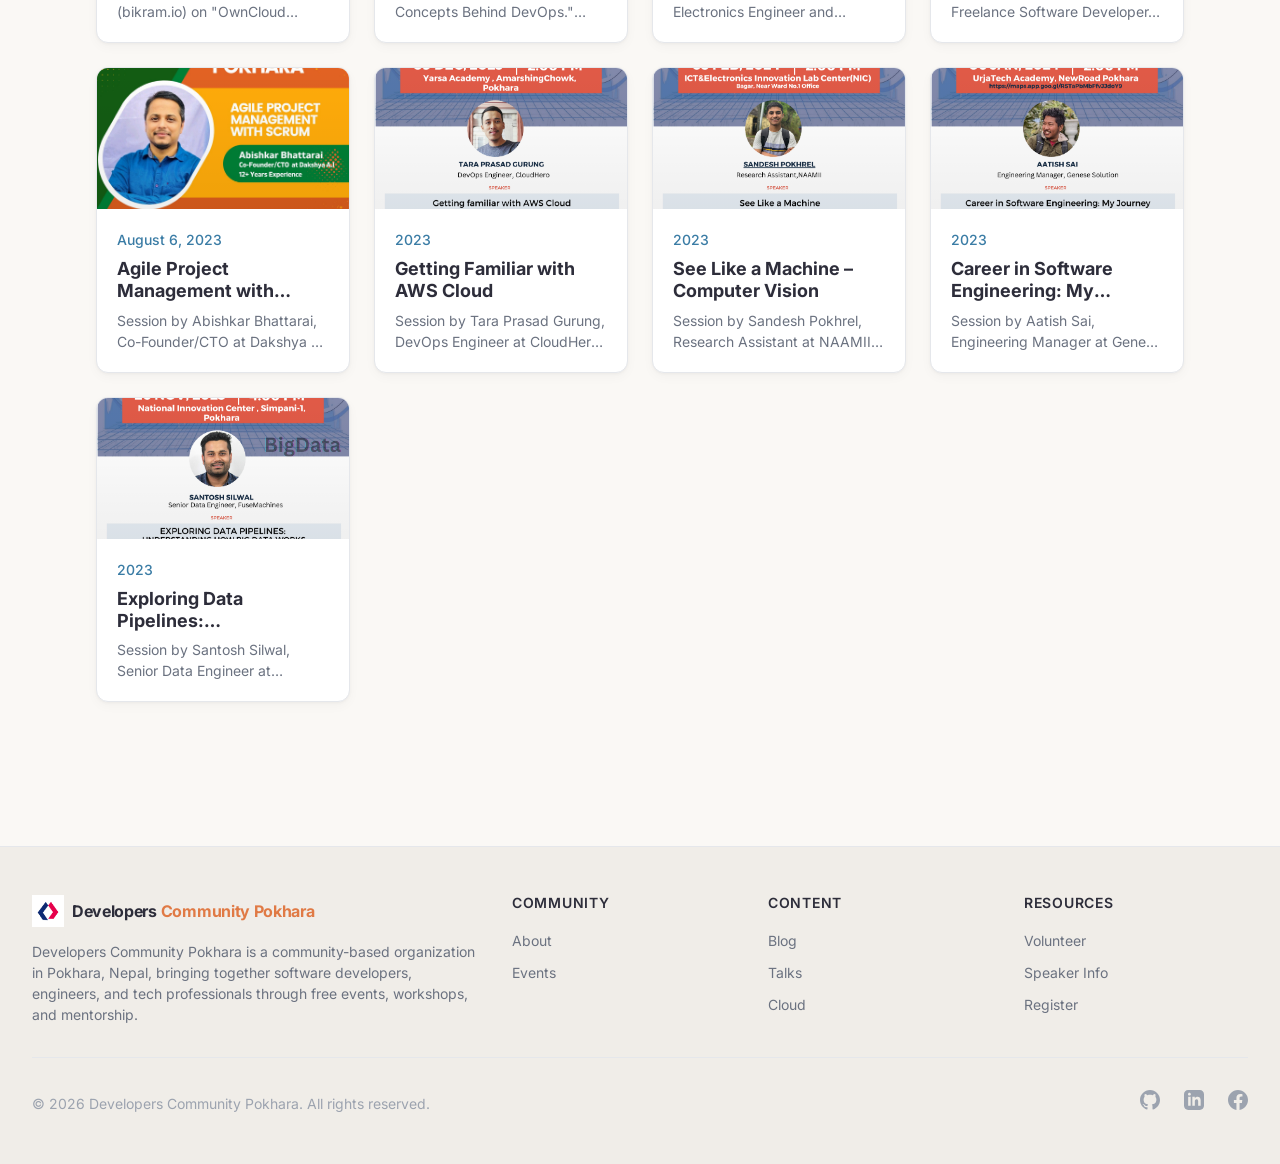
<file: Jyaba-tech-master/events.html>
<!DOCTYPE html>
<html lang="en">
<head>
  <meta charset="UTF-8">
  <meta name="viewport" content="width=device-width, initial-scale=1.0">
  <title>Events - Developers Community Pokhara</title>
  <meta name="description" content="Events from the Developers Community Pokhara. Join our upcoming meetups, workshops, and tech gatherings in Pokhara, Nepal.">
  <link rel="preconnect" href="https://fonts.googleapis.com">
  <link rel="preconnect" href="https://fonts.gstatic.com" crossorigin>
  <link rel="preconnect" href="https://images.unsplash.com">
  <link href="https://fonts.googleapis.com/css2?family=Inter:wght@400;500;600;700&display=swap" rel="stylesheet">
  <link rel="stylesheet" href="css/style.css">
</head>
<body>

  <!-- ===== HEADER ===== -->
  <header class="td-header td-header--sticky">
    <nav class="td-header__nav" aria-label="Main navigation">
      <div class="td-header__inner">
        <div class="td-header__left">
          <a class="td-header__brand" href=".">
            <span class="td-logo" style="font-size:1rem;gap:0.5em;--logo-text-color:#2D2D3A">
              <span class="td-logo__icon" style="width:32px;height:32px">
                <img src="images/developers community pokhara logo.png" alt="Developers Community Pokhara" style="width:100%;height:100%;object-fit:contain" />
              </span>
              <span class="td-logo__wordmark">
                <span class="td-logo__brand">Developers</span>
                <span class="td-logo__devs">Community Pokhara</span>
              </span>
            </span>
          </a>
          <div class="td-header__desktop-links">
            <a class="td-header__link" href="about.html">About</a>
            <a class="td-header__link" href="blog.html">Blog</a>
            <a class="td-header__link" href="cloud-project.html">Cloud</a>
            <a class="td-header__link" href="events.html">Events</a>
            <a class="td-header__link" href="talks.html">Talks</a>
          </div>
        </div>
        <div class="td-header__right">
          <div class="td-header__actions">
            <a class="td-header__link" href="https://github.com/dev-community-pokhara" target="_blank" rel="noopener noreferrer">
              <svg viewBox="0 0 24 24" fill="currentColor" class="w-5 h-5"><path d="M12 0c-6.626 0-12 5.373-12 12 0 5.302 3.438 9.8 8.207 11.387.599.111.793-.261.793-.577v-2.234c-3.338.726-4.033-1.416-4.033-1.416-.546-1.387-1.333-1.756-1.333-1.756-1.089-.745.083-.729.083-.729 1.205.084 1.839 1.237 1.839 1.237 1.07 1.834 2.807 1.304 3.492.997.107-.775.418-1.305.762-1.604-2.665-.305-5.467-1.334-5.467-5.931 0-1.311.469-2.381 1.236-3.221-.124-.303-.535-1.524.117-3.176 0 0 1.008-.322 3.301 1.23.957-.266 1.983-.399 3.003-.404 1.02.005 2.047.138 3.006.404 2.291-1.552 3.297-1.23 3.297-1.23.653 1.653.242 2.874.118 3.176.77.84 1.235 1.911 1.235 3.221 0 4.609-2.807 5.624-5.479 5.921.43.372.823 1.102.823 2.222v3.293c0 .319.192.694.801.576 4.765-1.589 8.199-6.086 8.199-11.386 0-6.627-5.373-12-12-12z"></path></svg>
            </a>
            <a class="td-header__link" href="https://www.linkedin.com/company/developers-community-pokhara" target="_blank" rel="noopener noreferrer">
              <svg viewBox="0 0 24 24" fill="currentColor" class="w-5 h-5"><path d="M19 0h-14c-2.761 0-5 2.239-5 5v14c0 2.761 2.239 5 5 5h14c2.762 0 5-2.239 5-5v-14c0-2.761-2.238-5-5-5zm-11 19h-3v-11h3v11zm-1.5-12.268c-.966 0-1.75-.79-1.75-1.764s.784-1.764 1.75-1.764 1.75.79 1.75 1.764-.783 1.764-1.75 1.764zm13.5 12.268h-3v-5.604c0-3.368-4-3.113-4 0v5.604h-3v-11h3v1.765c1.396-2.586 7-2.777 7 2.476v6.759z"></path></svg>
            </a>
            <a class="td-header__link" href="https://www.facebook.com/groups/developerscommunityinpokhara" target="_blank" rel="noopener noreferrer">
              <svg viewBox="0 0 24 24" fill="currentColor" class="w-5 h-5"><path d="M24 12.073c0-6.627-5.373-12-12-12s-12 5.373-12 12c0 5.99 4.388 10.954 10.125 11.854v-8.385H7.078v-3.47h3.047V9.43c0-3.007 1.792-4.669 4.533-4.669 1.312 0 2.686.235 2.686.235v2.953H15.83c-1.491 0-1.956.925-1.956 1.874v2.25h3.328l-.532 3.47h-2.796v8.385C19.612 23.027 24 18.062 24 12.073z"></path></svg>
            </a>
          </div>
          <button class="td-header__hamburger" aria-label="Toggle menu" aria-expanded="false">
            <svg fill="none" viewBox="0 0 24 24" stroke="currentColor"><path stroke-linecap="round" stroke-linejoin="round" stroke-width="2" d="M4 6h16M4 12h16M4 18h16"></path></svg>
          </button>
        </div>
      </div>
      <div class="td-header__mobile-menu">
        <div class="td-header__mobile-inner">
          <a class="td-header__link" href="about.html">About</a>
          <a class="td-header__link" href="blog.html">Blog</a>
          <a class="td-header__link" href="cloud-project.html">Cloud</a>
          <a class="td-header__link" href="events.html">Events</a>
          <a class="td-header__link" href="talks.html">Talks</a>
          <a class="td-header__link" href="https://github.com/dev-community-pokhara" target="_blank" rel="noopener noreferrer">
            <svg viewBox="0 0 24 24" fill="currentColor" class="w-5 h-5"><path d="M12 0c-6.626 0-12 5.373-12 12 0 5.302 3.438 9.8 8.207 11.387.599.111.793-.261.793-.577v-2.234c-3.338.726-4.033-1.416-4.033-1.416-.546-1.387-1.333-1.756-1.333-1.756-1.089-.745.083-.729.083-.729 1.205.084 1.839 1.237 1.839 1.237 1.07 1.834 2.807 1.304 3.492.997.107-.775.418-1.305.762-1.604-2.665-.305-5.467-1.334-5.467-5.931 0-1.311.469-2.381 1.236-3.221-.124-.303-.535-1.524.117-3.176 0 0 1.008-.322 3.301 1.23.957-.266 1.983-.399 3.003-.404 1.02.005 2.047.138 3.006.404 2.291-1.552 3.297-1.23 3.297-1.23.653 1.653.242 2.874.118 3.176.77.84 1.235 1.911 1.235 3.221 0 4.609-2.807 5.624-5.479 5.921.43.372.823 1.102.823 2.222v3.293c0 .319.192.694.801.576 4.765-1.589 8.199-6.086 8.199-11.386 0-6.627-5.373-12-12-12z"></path></svg>
          </a>
          <a class="td-header__link" href="https://www.linkedin.com/company/developers-community-pokhara" target="_blank" rel="noopener noreferrer">
            <svg viewBox="0 0 24 24" fill="currentColor" class="w-5 h-5"><path d="M19 0h-14c-2.761 0-5 2.239-5 5v14c0 2.761 2.239 5 5 5h14c2.762 0 5-2.239 5-5v-14c0-2.761-2.238-5-5-5zm-11 19h-3v-11h3v11zm-1.5-12.268c-.966 0-1.75-.79-1.75-1.764s.784-1.764 1.75-1.764 1.75.79 1.75 1.764-.783 1.764-1.75 1.764zm13.5 12.268h-3v-5.604c0-3.368-4-3.113-4 0v5.604h-3v-11h3v1.765c1.396-2.586 7-2.777 7 2.476v6.759z"></path></svg>
          </a>
          <a class="td-header__link" href="https://www.facebook.com/groups/developerscommunityinpokhara" target="_blank" rel="noopener noreferrer">
            <svg viewBox="0 0 24 24" fill="currentColor" class="w-5 h-5"><path d="M24 12.073c0-6.627-5.373-12-12-12s-12 5.373-12 12c0 5.99 4.388 10.954 10.125 11.854v-8.385H7.078v-3.47h3.047V9.43c0-3.007 1.792-4.669 4.533-4.669 1.312 0 2.686.235 2.686.235v2.953H15.83c-1.491 0-1.956.925-1.956 1.874v2.25h3.328l-.532 3.47h-2.796v8.385C19.612 23.027 24 18.062 24 12.073z"></path></svg>
          </a>
        </div>
      </div>
    </nav>
  </header>

  <!-- ===== PAGE HERO ===== -->
  <section class="page-hero">
    <div class="page-hero__bg"></div>
    <div class="page-hero__mountain-art">
      <svg viewBox="0 0 1440 300" preserveAspectRatio="xMidYMax meet" xmlns="http://www.w3.org/2000/svg">
        <path d="M0,300 L0,200 L80,170 L160,190 L240,150 L340,180 L420,140 L520,170 L600,130 L680,160 L760,120 L840,150 L920,130 L1020,170 L1100,150 L1200,190 L1280,160 L1360,180 L1440,160 L1440,300 Z" fill="#8BB8A8" opacity="0.4"/>
        <path d="M0,300 L0,220 L100,180 L200,210 L320,160 L400,190 L480,150 L580,180 L680,140 L780,170 L880,150 L980,180 L1080,160 L1180,200 L1280,170 L1360,190 L1440,180 L1440,300 Z" fill="#4A7C6F" opacity="0.5"/>
        <path d="M0,300 L0,240 L80,210 L160,230 L260,190 L360,220 L460,180 L560,210 L660,180 L760,200 L860,170 L960,200 L1060,180 L1160,210 L1260,190 L1360,220 L1440,200 L1440,300 Z" fill="#3A6C5F" opacity="0.6"/>
      </svg>
    </div>
    <div class="page-hero__glow"></div>
    <div class="page-hero__glow-2"></div>
    <div class="container">
      <div class="page-hero__content">
        <h1 class="page-hero__title">Events</h1>
        <p class="page-hero__desc">Our meetups, workshops, and community gatherings in Pokhara. All events are free and open to everyone.</p>
      </div>
    </div>
  </section>

  <!-- ===== EVENTS LISTING ===== -->
  <section class="section">
    <div class="container" style="max-width: 72rem; margin: 0 auto;">

      <!-- 2026 -->
      <div class="blog-year">
        <div class="blog-year__header">
          <h2 class="blog-year__title">2026</h2>
          <div class="blog-year__line"></div>
          <span class="blog-year__count">6 events</span>
        </div>
        <div class="blog-grid">
          <a href="events/event_details.html?slug=stock-market-vc-2026" style="text-decoration:none;color:inherit;display:block">
<div class="blog-card" style="border-color:var(--sunset);position:relative">
            <div style="position:absolute;top:0.75rem;right:0.75rem;background:var(--sunset);color:var(--white);font-size:0.625rem;font-weight:600;text-transform:uppercase;letter-spacing:0.05em;padding:0.25rem 0.625rem;border-radius:9999px;z-index:2">Upcoming</div>
            <div class="blog-card__image" style="background:var(--gray-100);display:flex;align-items:center;justify-content:center;color:var(--text-muted);font-size:0.75rem;padding:2rem;text-align:center">
              <div style="display:flex;flex-direction:column;align-items:center;gap:0.5rem">
                <svg viewBox="0 0 24 24" fill="none" stroke="currentColor" stroke-width="2" style="width:2rem;height:2rem"><rect x="3" y="4" width="18" height="18" rx="2"/><path d="M16 2v4"/><path d="M8 2v4"/><path d="M3 10h18"/></svg>
                <span>July 4, 2026</span>
              </div>
            </div>
            <div class="blog-card__body">
              <div class="blog-card__date" style="color:var(--sunset)">July 4, 2026 &middot; 7:30 AM</div>
              <h3 class="blog-card__title">Stock Market & Venture Capital – Special Session</h3>
              <p class="blog-card__excerpt">Featuring Sagar Karki on stock market investing and venture capital insights for developers. Held at La Grande International College, Pokhara. Limited seats available.</p>
            </div>
          </div>
          </a>
<a href="events/event_details.html?slug=meetup-june-2026" style="text-decoration:none;color:inherit;display:block">
<div class="blog-card">
            <div class="blog-card__image">
              <img src="images/events/meetup-21-group.jpg" alt="Developers Meetup Pokhara – June Edition" style="width:100%;height:100%;object-fit:cover" />
              <div class="blog-card__image-overlay"></div>
            </div>
            <div class="blog-card__body">
              <div class="blog-card__date">June 6, 2026</div>
              <h3 class="blog-card__title">Developers Meetup Pokhara – June Edition</h3>
              <p class="blog-card__excerpt">Session on "Navigating Claude Code Through Skills" by Amrit Ghimire, Software Engineer at Datachain.ai. A practical, hands-on look at making the most of modern AI coding tools. Held at Jyaba Tech Office, Pokhara.</p>
            </div>
          </div>
          </a>
<a href="events/event_details.html?slug=meetup-may-2026" style="text-decoration:none;color:inherit;display:block">
<div class="blog-card">
            <div class="blog-card__image">
              <img src="images/events/fewa-lake-pokhara.jpg" alt="Developers Meetup Pokhara – May Edition" style="width:100%;height:100%;object-fit:cover" />
              <div class="blog-card__image-overlay"></div>
            </div>
            <div class="blog-card__body">
              <div class="blog-card__date">May 9, 2026</div>
              <h3 class="blog-card__title">Developers Meetup Pokhara – May Edition</h3>
              <p class="blog-card__excerpt">Session on "What Actually Slows Developers Down" by Ravi Bastola, providing valuable insights into common developer challenges, productivity barriers, and practical industry experiences. Held at Jyaba Tech Office.</p>
            </div>
          </div>
          </a>
<a href="events/event_details.html?slug=meetup-april-2026" style="text-decoration:none;color:inherit;display:block">
<div class="blog-card">
            <div class="blog-card__image">
              <img src="images/events/event-sep-2025-2.jpg" alt="Developers Meetup Pokhara – April Edition" style="width:100%;height:100%;object-fit:cover" />
              <div class="blog-card__image-overlay"></div>
            </div>
            <div class="blog-card__body">
              <div class="blog-card__date">April 11, 2026</div>
              <h3 class="blog-card__title">Developers Meetup Pokhara – April Edition</h3>
              <p class="blog-card__excerpt">Session on "How to Build Models That Find the Best – Intro to LP/MLP Modeling" by Shankar Karki, Senior Research Engineer at Hitachi Energy. Held at Jyaba, Pokhara.</p>
            </div>
          </div>
          </a>
<a href="events/event_details.html?slug=meetup-march-2026" style="text-decoration:none;color:inherit;display:block">
<div class="blog-card">
            <div class="blog-card__image">
              <img src="images/events/meetup-22-group.jpg" alt="Developers Meetup Pokhara – March Edition" style="width:100%;height:100%;object-fit:cover" />
              <div class="blog-card__image-overlay"></div>
            </div>
            <div class="blog-card__body">
              <div class="blog-card__date">March 2026</div>
              <h3 class="blog-card__title">Developers Meetup Pokhara – March Edition</h3>
              <p class="blog-card__excerpt">Session on "From Code to Company: How Developers Can Build and Monetize Global Products" by Bibek Acharya, Founder/CEO of Nepa Tech Pal Pvt Ltd. Held at National Innovation Center Nepal.</p>
            </div>
          </div>
          </a>
<a href="events/event_details.html?slug=meetup-january-2026" style="text-decoration:none;color:inherit;display:block">
<div class="blog-card">
            <div class="blog-card__image">
              <img src="images/events/meetup-21-group.jpg" alt="Developers Community Meetup – January Edition" style="width:100%;height:100%;object-fit:cover" />
              <div class="blog-card__image-overlay"></div>
            </div>
            <div class="blog-card__body">
              <div class="blog-card__date">January 10, 2026</div>
              <h3 class="blog-card__title">Developers Community Meetup – January Edition</h3>
              <p class="blog-card__excerpt">Focused on how technology professionals can play a meaningful role in building a stable and resilient nation through their skills, mindset, and initiatives. Featuring Sangam Giri, Software Engineer.</p>
            </div>
          </div>
          </a>
        </div>
      </div>

      <!-- 2025 -->
      <div class="blog-year">
        <div class="blog-year__header">
          <h2 class="blog-year__title">2025</h2>
          <div class="blog-year__line"></div>
          <span class="blog-year__count">6 events</span>
        </div>
        <div class="blog-grid">
<a href="events/event_details.html?slug=web-scraping-apify-workshop-2025" style="text-decoration:none;color:inherit;display:block">
<div class="blog-card">
            <div class="blog-card__image">
              <img src="images/event-dec-2025.jpg" alt="Build Web Scrapping Tools on Apify - Workshop Poster" style="width:100%;height:100%;object-fit:cover" />
              <div class="blog-card__image-overlay"></div>
            </div>
            <div class="blog-card__body">
              <div class="blog-card__date">December 13-14, 2025</div>
              <h3 class="blog-card__title">Build Web Scrapping Tools on Apify – 2-Day Workshop</h3>
              <p class="blog-card__excerpt">A free hands-on workshop on building web-scraping tools using Apify and GetDataForMe automation. Held at Infomax College of IT & Management, Ranipauwa, Pokhara. Supported by APIFY.</p>
            </div>
          </div>
          </a>
<a href="events/event_details.html?slug=meetup-nutrogen-2025" style="text-decoration:none;color:inherit;display:block">
<div class="blog-card">
            <div class="blog-card__image">
              <img src="images/events/posters/2025-11-bikram-parajuli.jpg" alt="Bikram Parajuli - Nutrogen Session Poster" style="width:100%;height:100%;object-fit:cover" />
              <div class="blog-card__image-overlay"></div>
            </div>
            <div class="blog-card__body">
              <div class="blog-card__date">November 2025</div>
              <h3 class="blog-card__title">Developers Meetup – Nutrogen Session</h3>
              <p class="blog-card__excerpt">Session featuring Bikram Parajuli, Senior Software Engineer at Nutrogen. Topic of session to be announced. Powered by Apify. Held at BlackTech Office, Pokhara.</p>
            </div>
          </div>
          </a>
<a href="events/event_details.html?slug=meetup-october-2025-session1" style="text-decoration:none;color:inherit;display:block">
<div class="blog-card">
            <div class="blog-card__image">
              <img src="images/events/posters/2025-10-11-prajwol-amatya.png" alt="Prajwol Amatya - Developers Meetup Pokhara October 2025" style="width:100%;height:100%;object-fit:cover" />
              <div class="blog-card__image-overlay"></div>
            </div>
            <div class="blog-card__body">
              <div class="blog-card__date">October 11, 2025</div>
              <h3 class="blog-card__title">Developers Meetup Pokhara – October Edition (Session 1)</h3>
              <p class="blog-card__excerpt">Session featuring Prajwol Amatya, Software Developer at Jankari Tech. Held at Pokhara Nomad Coworking. Powered by Apify. Hosted by Developers Community in Pokhara.</p>
            </div>
          </div>
          </a>
<a href="events/event_details.html?slug=meetup-october-2025-session2" style="text-decoration:none;color:inherit;display:block">
<div class="blog-card">
            <div class="blog-card__image">
              <img src="images/events/posters/2025-10-11-manoj-karki.png" alt="Manoj Karki - Web Scraping & AI Agent Engineer" style="width:100%;height:100%;object-fit:cover" />
              <div class="blog-card__image-overlay"></div>
            </div>
            <div class="blog-card__body">
              <div class="blog-card__date">October 11, 2025</div>
              <h3 class="blog-card__title">Developers Meetup Pokhara – October Edition (Session 2)</h3>
              <p class="blog-card__excerpt">Session featuring Manoj Karki, Expert in Web Scraping & AI Agent Engineer. Held at Pokhara Nomad Coworking. Powered by Apify. Hosted by Developers Community in Pokhara.</p>
            </div>
          </div>
          </a>
<a href="events/event_details.html?slug=september-meetup-2025" style="text-decoration:none;color:inherit;display:block">
<div class="blog-card">
            <div class="blog-card__image">
              <img src="images/event-sep-2025.jpg" alt="September Meetup 2025 - Promotional Poster" style="width:100%;height:100%;object-fit:cover" />
              <div class="blog-card__image-overlay"></div>
            </div>
            <div class="blog-card__body">
              <div class="blog-card__date">September 6, 2025</div>
              <h3 class="blog-card__title">September Meetup – Developers Community Pokhara</h3>
              <p class="blog-card__excerpt">Featuring Eva Neumann ("Why sitting makes you or breaks you"), Nischal Poudel ("Data Extraction"), and Dilip Shrestha ("How Neurons Learn to See Patterns"). At Pokhara Event Center. Supported by Apify and CSIT Association of Nepal.</p>
            </div>
          </div>
          </a>
<a href="events/event_details.html?slug=meetup-24-2025" style="text-decoration:none;color:inherit;display:block">
<div class="blog-card">
            <div class="blog-card__image">
              <img src="images/events/meetup-22-group.jpg" alt="24th Developers Meet Pokhara" style="width:100%;height:100%;object-fit:cover" />
              <div class="blog-card__image-overlay"></div>
            </div>
            <div class="blog-card__body">
              <div class="blog-card__date">May 3, 2025</div>
              <h3 class="blog-card__title">24th Developers Meet Pokhara</h3>
              <p class="blog-card__excerpt">Session on "Pokhara's IT Future: Lessons from Shenzhen" led by speaker Hari Bahadur Pahari. Brought together tech enthusiasts for an eye-opening discussion on Pokhara's tech landscape.</p>
            </div>
          </div>
          </a>
        </div>
      </div>

      <!-- 2024 -->
      <div class="blog-year">
        <div class="blog-year__header">
          <h2 class="blog-year__title">2024</h2>
          <div class="blog-year__line"></div>
          <span class="blog-year__count">7 events</span>
        </div>
        <div class="blog-grid">
<a href="events/event_details.html?slug=meetup-october-2024" style="text-decoration:none;color:inherit;display:block">
<div class="blog-card">
            <div class="blog-card__image">
              <img src="images/events/posters/2024-10-05-meetup-sagar.jpg" alt="Developers Meet Pokhara - October 2024" style="width:100%;height:100%;object-fit:cover" />
              <div class="blog-card__image-overlay"></div>
            </div>
            <div class="blog-card__body">
              <div class="blog-card__date">October 5, 2024</div>
              <h3 class="blog-card__title">Developers Meet Pokhara – October Edition</h3>
              <p class="blog-card__excerpt">Featuring speaker Sagar Gurung. Session from 2:00 PM to 4:00 PM at Browndesk Co-working, Zero KM. Hosted by Developers Community Pokhara and National Innovation Centre.</p>
            </div>
          </div>
          </a>
<a href="events/event_details.html?slug=customer-is-king-2024" style="text-decoration:none;color:inherit;display:block">
<div class="blog-card">
            <div class="blog-card__image">
              <img src="images/events/posters/2024-artur-neumann-customer-king.jpg" alt="Artur Neumann - Customer is King" style="width:100%;height:100%;object-fit:cover" />
              <div class="blog-card__image-overlay"></div>
            </div>
            <div class="blog-card__body">
              <div class="blog-card__date">2024</div>
              <h3 class="blog-card__title">Customer is King! – Artur Neumann</h3>
              <p class="blog-card__excerpt">Session by Artur Neumann, Founding Partner / CTO at JankariTech. Topic: "Cultural difference between Nepali Freelancers/Workers and western customers." Held at National Innovation Centre, Simpani, Pokhara.</p>
            </div>
          </div>
          </a>
<a href="events/event_details.html?slug=cybersecurity-2024" style="text-decoration:none;color:inherit;display:block">
<div class="blog-card">
            <div class="blog-card__image">
              <img src="images/events/posters/2024-09-07-cybersecurity-prasiddha.jpg" alt="Cybersecurity Session - Prasiddha Bhusal" style="width:100%;height:100%;object-fit:cover" />
              <div class="blog-card__image-overlay"></div>
            </div>
            <div class="blog-card__body">
              <div class="blog-card__date">September 7, 2024</div>
              <h3 class="blog-card__title">Bits and Bytes of Cybersecurity</h3>
              <p class="blog-card__excerpt">Session by Prasiddha Bhusal, Cybersecurity Researcher and Bug Bounty Hunter. A deep dive into cybersecurity fundamentals. Session from 2:00 PM to 4:00 PM at National Innovation Centre, Simpani, Bagar, Pokhara.</p>
            </div>
          </div>
          </a>
<a href="events/event_details.html?slug=tech-talent-2024" style="text-decoration:none;color:inherit;display:block">
<div class="blog-card">
            <div class="blog-card__image">
              <img src="images/events/posters/2024-07-06-tech-talent-diksha.jpg" alt="Tech Talent Session - Diksha Bhandari" style="width:100%;height:100%;object-fit:cover" />
              <div class="blog-card__image-overlay"></div>
            </div>
            <div class="blog-card__body">
              <div class="blog-card__date">July 6, 2024</div>
              <h3 class="blog-card__title">Attracting and Retaining Tech Talent</h3>
              <p class="blog-card__excerpt">Session by Diksha Bhandari, Operations Lead and HR Executive at Akidev Corporation. Strategies for building a sustainable workforce. Session at 11:00 AM at National Innovation Centre, Simpani, Bagar, Pokhara.</p>
            </div>
          </div>
          </a>
<a href="events/event_details.html?slug=product-development-2024" style="text-decoration:none;color:inherit;display:block">
<div class="blog-card">
            <div class="blog-card__image">
              <img src="images/events/posters/2024-06-01-product-eeda-rijal.png" alt="Product Development - Eeda Rijal" style="width:100%;height:100%;object-fit:cover" />
              <div class="blog-card__image-overlay"></div>
            </div>
            <div class="blog-card__body">
              <div class="blog-card__date">June 1, 2024</div>
              <h3 class="blog-card__title">Embracing a User-Centric Approach in Product Development</h3>
              <p class="blog-card__excerpt">Session by Eeda Rijal, Product Management Consultant. The session emphasizes the vital role of focusing on users in product development. At 2:00 PM. Hosted by Developers Community Pokhara.</p>
            </div>
          </div>
          </a>
<a href="events/event_details.html?slug=design-session-2024" style="text-decoration:none;color:inherit;display:block">
<div class="blog-card">
            <div class="blog-card__image">
              <img src="images/events/posters/2024-05-04-design-aagrambha.jpg" alt="Design Session - Aagrambha IT" style="width:100%;height:100%;object-fit:cover" />
              <div class="blog-card__image-overlay"></div>
            </div>
            <div class="blog-card__body">
              <div class="blog-card__date">May 4, 2024</div>
              <h3 class="blog-card__title">Developers Meet – Design Session</h3>
              <p class="blog-card__excerpt">Featuring a Design Lead from Aagrambha IT & Research Center. Session at 2:00 PM at Simpani, Bagar, near Ward No. 1 Office, Pokhara. Hosted by Developers Community and National Innovation Centre.</p>
            </div>
          </div>
          </a>
<a href="events/event_details.html?slug=peace-for-people-2024" style="text-decoration:none;color:inherit;display:block">
<div class="blog-card">
            <div class="blog-card__image">
              <img src="images/events/posters/2024-prem-rawat-peace.jpg" alt="Prem Rawat - Peace for People" style="width:100%;height:100%;object-fit:cover" />
              <div class="blog-card__image-overlay"></div>
            </div>
            <div class="blog-card__body">
              <div class="blog-card__date">2024</div>
              <h3 class="blog-card__title">Peace for People & Self Knowledge</h3>
              <p class="blog-card__excerpt">Session by Prem Rawat & Team. Held at National Innovation Centre, Simpani, Bagar, Near Ward No. 1 Office, Pokhara. Hosted by Developers Community Pokhara.</p>
            </div>
          </div>
          </a>
<a href="events/event_details.html?slug=blockchain-2024" style="text-decoration:none;color:inherit;display:block">
<div class="blog-card">
            <div class="blog-card__image">
              <img src="images/events/posters/2024-blockchain-dipak-sharma.jpg" alt="Blockchain 101 - Dipak Sharma" style="width:100%;height:100%;object-fit:cover" />
              <div class="blog-card__image-overlay"></div>
            </div>
            <div class="blog-card__body">
              <div class="blog-card__date">2024</div>
              <h3 class="blog-card__title">Blockchain 101</h3>
              <p class="blog-card__excerpt">Session by Dipak Sharma, Co-Founder & Instructor at Builders Academy. A deep dive into the world of blockchain technology. Hosted by Developers Community Pokhara and National Innovation Centre.</p>
            </div>
          </div>
          </a>
        </div>
      </div>

      <!-- 2023 -->
      <div class="blog-year">
        <div class="blog-year__header">
          <h2 class="blog-year__title">2023</h2>
          <div class="blog-year__line"></div>
          <span class="blog-year__count">9 events</span>
        </div>
        <div class="blog-grid">
<a href="events/event_details.html?slug=open-source-2023" style="text-decoration:none;color:inherit;display:block">
<div class="blog-card">
            <div class="blog-card__image">
              <img src="images/events/posters/2023-open-source-bikram-arthur.png" alt="Open Source - Bikram and Arthur Neumann" style="width:100%;height:100%;object-fit:cover" />
              <div class="blog-card__image-overlay"></div>
            </div>
            <div class="blog-card__body">
              <div class="blog-card__date">June 3 (Saturday), 2023</div>
              <h3 class="blog-card__title">Open Source: Democratizing Technology for All</h3>
              <p class="blog-card__excerpt">Two speakers: Bikram (bikram.io) on "OwnCloud Infinite Scale – the modern file sync & share platform" and Arthur Neumann on open source. At 4:00 PM, Pokhara Coworking Space.</p>
            </div>
          </div>
          </a>
<a href="events/event_details.html?slug=devops-2023" style="text-decoration:none;color:inherit;display:block">
<div class="blog-card">
            <div class="blog-card__image">
              <img src="images/events/posters/2023-10-07-devops-blacktech.png" alt="Getting to Know DevOps" style="width:100%;height:100%;object-fit:cover" />
              <div class="blog-card__image-overlay"></div>
            </div>
            <div class="blog-card__body">
              <div class="blog-card__date">October 7 (Saturday), 2023</div>
              <h3 class="blog-card__title">Getting to Know DevOps</h3>
              <p class="blog-card__excerpt">"Knowing the Fundamental Concepts Behind DevOps." Session from 1:00 PM onwards at BlackTech Office, Zero KM (towards Baglung Highway), Pokhara.</p>
            </div>
          </div>
          </a>
<a href="events/event_details.html?slug=hardware-2023" style="text-decoration:none;color:inherit;display:block">
<div class="blog-card">
            <div class="blog-card__image">
              <img src="images/events/posters/2023-09-02-hardware-prashant-bhatta.png" alt="Hardware - The South Pole of IT" style="width:100%;height:100%;object-fit:cover" />
              <div class="blog-card__image-overlay"></div>
            </div>
            <div class="blog-card__body">
              <div class="blog-card__date">September 2 (Saturday), 2023</div>
              <h3 class="blog-card__title">"Hardware" – The South Pole of IT</h3>
              <p class="blog-card__excerpt">Session by Prashant Bhatta, Electronics Engineer and Hardware Design Enthusiast. Hardware and electronics concepts for software engineers. At Nepal ICT, Pokhara-1, Simpani, next to GaiGhat Park. From 2:00 PM onwards.</p>
            </div>
          </div>
          </a>
<a href="events/event_details.html?slug=self-hosted-saas-2023" style="text-decoration:none;color:inherit;display:block">
<div class="blog-card">
            <div class="blog-card__image">
              <img src="images/events/posters/2023-08-06-self-hosted-saas-krishna-dhakal.jpg" alt="Self-Hosted Alternatives to SaaS" style="width:100%;height:100%;object-fit:cover" />
              <div class="blog-card__image-overlay"></div>
            </div>
            <div class="blog-card__body">
              <div class="blog-card__date">August 6, 2023</div>
              <h3 class="blog-card__title">Self-Hosted Alternatives to Major SaaS</h3>
              <p class="blog-card__excerpt">Session by Krishna Dhakal, Freelance Software Developer. Explore self-hosted alternatives to popular SaaS products. At 5:00 PM, ICT Lab, Bagar, Pokhara.</p>
            </div>
          </div>
          </a>
<a href="events/event_details.html?slug=agile-scrum-2023" style="text-decoration:none;color:inherit;display:block">
<div class="blog-card">
            <div class="blog-card__image">
              <img src="images/events/posters/2023-08-06-agile-scrum-abishkar.jpg" alt="Agile Project Management with Scrum" style="width:100%;height:100%;object-fit:cover" />
              <div class="blog-card__image-overlay"></div>
            </div>
            <div class="blog-card__body">
              <div class="blog-card__date">August 6, 2023</div>
              <h3 class="blog-card__title">Agile Project Management with Scrum</h3>
              <p class="blog-card__excerpt">Session by Abishkar Bhattarai, Co-Founder/CTO at Dakshya AI, with 12+ years of experience. At 5:00 PM, ICT Lab, Bagar, Pokhara.</p>
            </div>
          </div>
          </a>
<a href="events/event_details.html?slug=aws-cloud-2023" style="text-decoration:none;color:inherit;display:block">
<div class="blog-card">
            <div class="blog-card__image">
              <img src="images/events/posters/2024-aws-tara-gurung.png" alt="AWS Cloud - Tara Prasad Gurung" style="width:100%;height:100%;object-fit:cover" />
              <div class="blog-card__image-overlay"></div>
            </div>
            <div class="blog-card__body">
              <div class="blog-card__date">2023</div>
              <h3 class="blog-card__title">Getting Familiar with AWS Cloud</h3>
              <p class="blog-card__excerpt">Session by Tara Prasad Gurung, DevOps Engineer at CloudHero. "Navigating the Cloud: A Beginner's Guide to Getting Familiar with AWS." Hosted by Developers Community in Pokhara.</p>
            </div>
          </div>
          </a>
<a href="events/event_details.html?slug=computer-vision-2023" style="text-decoration:none;color:inherit;display:block">
<div class="blog-card">
            <div class="blog-card__image">
              <img src="images/events/posters/2024-computer-vision-sandesh.png" alt="Computer Vision - Sandesh Pokhrel" style="width:100%;height:100%;object-fit:cover" />
              <div class="blog-card__image-overlay"></div>
            </div>
            <div class="blog-card__body">
              <div class="blog-card__date">2023</div>
              <h3 class="blog-card__title">See Like a Machine – Computer Vision</h3>
              <p class="blog-card__excerpt">Session by Sandesh Pokhrel, Research Assistant at NAAMII. Explores computer vision and how AI is taking over the field. Hosted by Developers Community in Pokhara.</p>
            </div>
          </div>
          </a>
<a href="events/event_details.html?slug=career-software-engineering-2023" style="text-decoration:none;color:inherit;display:block">
<div class="blog-card">
            <div class="blog-card__image">
              <img src="images/events/posters/2024-career-aatish-sai.png" alt="Career in Software Engineering - Aatish Sai" style="width:100%;height:100%;object-fit:cover" />
              <div class="blog-card__image-overlay"></div>
            </div>
            <div class="blog-card__body">
              <div class="blog-card__date">2023</div>
              <h3 class="blog-card__title">Career in Software Engineering: My Journey</h3>
              <p class="blog-card__excerpt">Session by Aatish Sai, Engineering Manager at Genese Solution. Aatish shares his journey and experience so far as a Software Engineer. Hosted by Developers Community in Pokhara.</p>
            </div>
          </div>
          </a>
<a href="events/event_details.html?slug=data-pipelines-2023" style="text-decoration:none;color:inherit;display:block">
<div class="blog-card">
            <div class="blog-card__image">
              <img src="images/events/posters/2024-data-pipelines-santosh.png" alt="Data Pipelines - Santosh Silwal" style="width:100%;height:100%;object-fit:cover" />
              <div class="blog-card__image-overlay"></div>
            </div>
            <div class="blog-card__body">
              <div class="blog-card__date">2023</div>
              <h3 class="blog-card__title">Exploring Data Pipelines: Understanding How Big Data Works</h3>
              <p class="blog-card__excerpt">Session by Santosh Silwal, Senior Data Engineer at FuseMachines. Learn how data moves from sources to insights. Hosted by Developers Community in Pokhara.</p>
            </div>
          </div>
</a>
        </div>
      </div>
    </div>
  </section>

  <!-- ===== FOOTER ===== -->
  <footer class="td-footer">
    <div class="td-footer__container">
      <div class="td-footer__grid">
        <div>
          <span class="td-logo" style="font-size:1rem;gap:0.5em;--logo-text-color:#2D2D3A">
            <span class="td-logo__icon" style="width:32px;height:32px">
              <img src="images/developers community pokhara logo.png" alt="Developers Community Pokhara" style="width:100%;height:100%;object-fit:contain" />
            </span>
            <span class="td-logo__wordmark">
              <span class="td-logo__brand">Developers</span>
              <span class="td-logo__devs">Community Pokhara</span>
            </span>
          </span>
          <p class="td-footer__description">
            Developers Community Pokhara is a community-based organization in Pokhara, Nepal, bringing together software developers, engineers, and tech professionals through free events, workshops, and mentorship.
          </p>
        </div>
        <div class="td-footer__link-group">
          <h3>Community</h3>
          <ul>
            <li><a href="about.html">About</a></li>
            <li><a href="events.html">Events</a></li>
          </ul>
        </div>
        <div class="td-footer__link-group">
          <h3>Content</h3>
          <ul>
            <li><a href="blog.html">Blog</a></li>
            <li><a href="talks.html">Talks</a></li>
            <li><a href="cloud-project.html">Cloud</a></li>
          </ul>
        </div>
        <div class="td-footer__link-group">
          <h3>Resources</h3>
          <ul>
            <li><a href="about.html">Volunteer</a></li>
            <li><a href="talks.html">Speaker Info</a></li>
            <li><a href="https://luma.com/5nzn4na1" target="_blank" rel="noopener noreferrer">Register</a></li>
          </ul>
        </div>
      </div>
      <div class="td-footer__bottom">
        <p class="td-footer__copyright">&copy; 2026 Developers Community Pokhara. All rights reserved.</p>
        <div class="td-footer__socials">
          <a class="td-footer__social-link" href="https://github.com/dev-community-pokhara" target="_blank" rel="noopener noreferrer" aria-label="GitHub">
            <svg viewBox="0 0 24 24" fill="currentColor"><path d="M12 0c-6.626 0-12 5.373-12 12 0 5.302 3.438 9.8 8.207 11.387.599.111.793-.261.793-.577v-2.234c-3.338.726-4.033-1.416-4.033-1.416-.546-1.387-1.333-1.756-1.333-1.756-1.089-.745.083-.729.083-.729 1.205.084 1.839 1.237 1.839 1.237 1.07 1.834 2.807 1.304 3.492.997.107-.775.418-1.305.762-1.604-2.665-.305-5.467-1.334-5.467-5.931 0-1.311.469-2.381 1.236-3.221-.124-.303-.535-1.524.117-3.176 0 0 1.008-.322 3.301 1.23.957-.266 1.983-.399 3.003-.404 1.02.005 2.047.138 3.006.404 2.291-1.552 3.297-1.23 3.297-1.23.653 1.653.242 2.874.118 3.176.77.84 1.235 1.911 1.235 3.221 0 4.609-2.807 5.624-5.479 5.921.43.372.823 1.102.823 2.222v3.293c0 .319.192.694.801.576 4.765-1.589 8.199-6.086 8.199-11.386 0-6.627-5.373-12-12-12z"></path></svg>
          </a>
          <a class="td-footer__social-link" href="https://www.linkedin.com/company/developers-community-pokhara" target="_blank" rel="noopener noreferrer" aria-label="LinkedIn">
            <svg viewBox="0 0 24 24" fill="currentColor"><path d="M19 0h-14c-2.761 0-5 2.239-5 5v14c0 2.761 2.239 5 5 5h14c2.762 0 5-2.239 5-5v-14c0-2.761-2.238-5-5-5zm-11 19h-3v-11h3v11zm-1.5-12.268c-.966 0-1.75-.79-1.75-1.764s.784-1.764 1.75-1.764 1.75.79 1.75 1.764-.783 1.764-1.75 1.764zm13.5 12.268h-3v-5.604c0-3.368-4-3.113-4 0v5.604h-3v-11h3v1.765c1.396-2.586 7-2.777 7 2.476v6.759z"></path></svg>
          </a>
          <a class="td-footer__social-link" href="https://www.facebook.com/groups/developerscommunityinpokhara" target="_blank" rel="noopener noreferrer" aria-label="Facebook">
            <svg viewBox="0 0 24 24" fill="currentColor"><path d="M24 12.073c0-6.627-5.373-12-12-12s-12 5.373-12 12c0 5.99 4.388 10.954 10.125 11.854v-8.385H7.078v-3.47h3.047V9.43c0-3.007 1.792-4.669 4.533-4.669 1.312 0 2.686.235 2.686.235v2.953H15.83c-1.491 0-1.956.925-1.956 1.874v2.25h3.328l-.532 3.47h-2.796v8.385C19.612 23.027 24 18.062 24 12.073z"></path></svg>
          </a>
        </div>
      </div>
    </div>
  </footer>

  <script>
    document.querySelector('.td-header__hamburger')?.addEventListener('click', function() {
      const menu = document.querySelector('.td-header__mobile-menu');
      const expanded = this.getAttribute('aria-expanded') === 'true';
      this.setAttribute('aria-expanded', !expanded);
      menu.classList.toggle('td-header__mobile-menu--open');
    });
  </script>

</body>
</html>
</file>
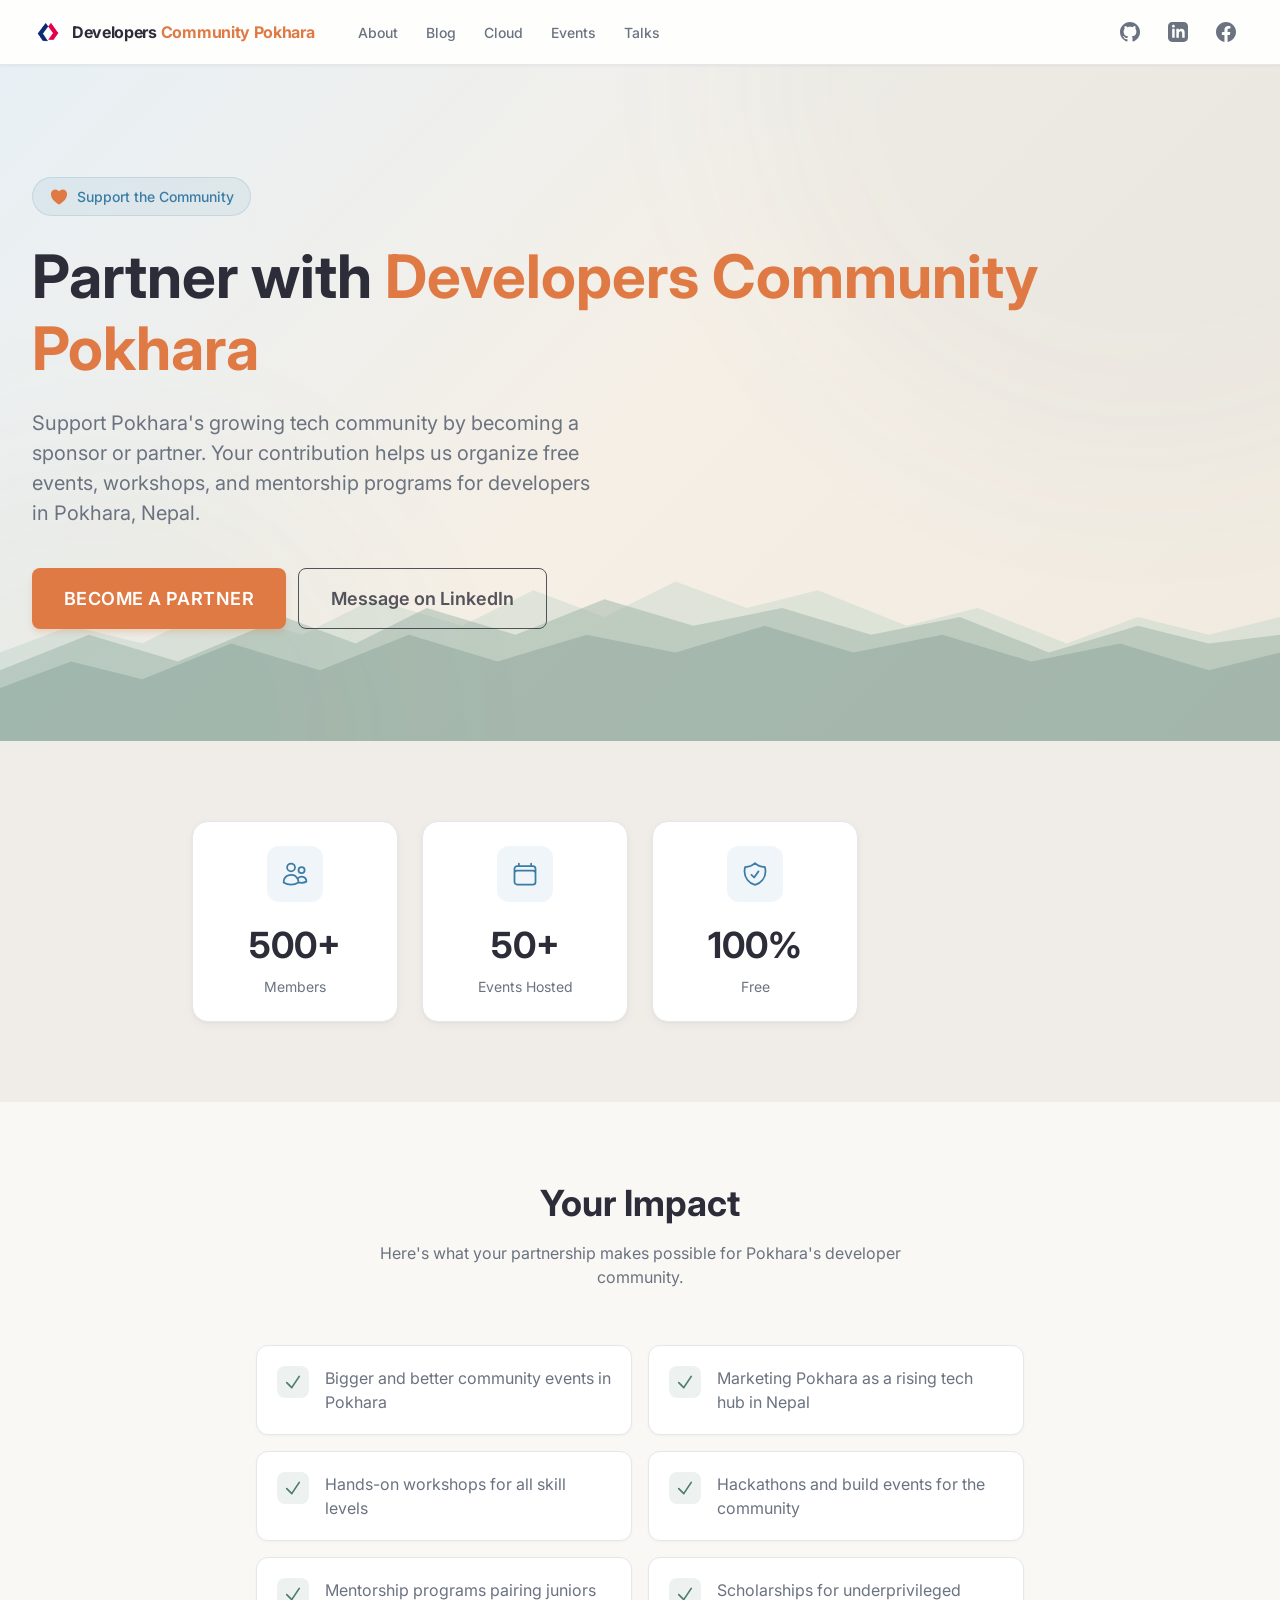
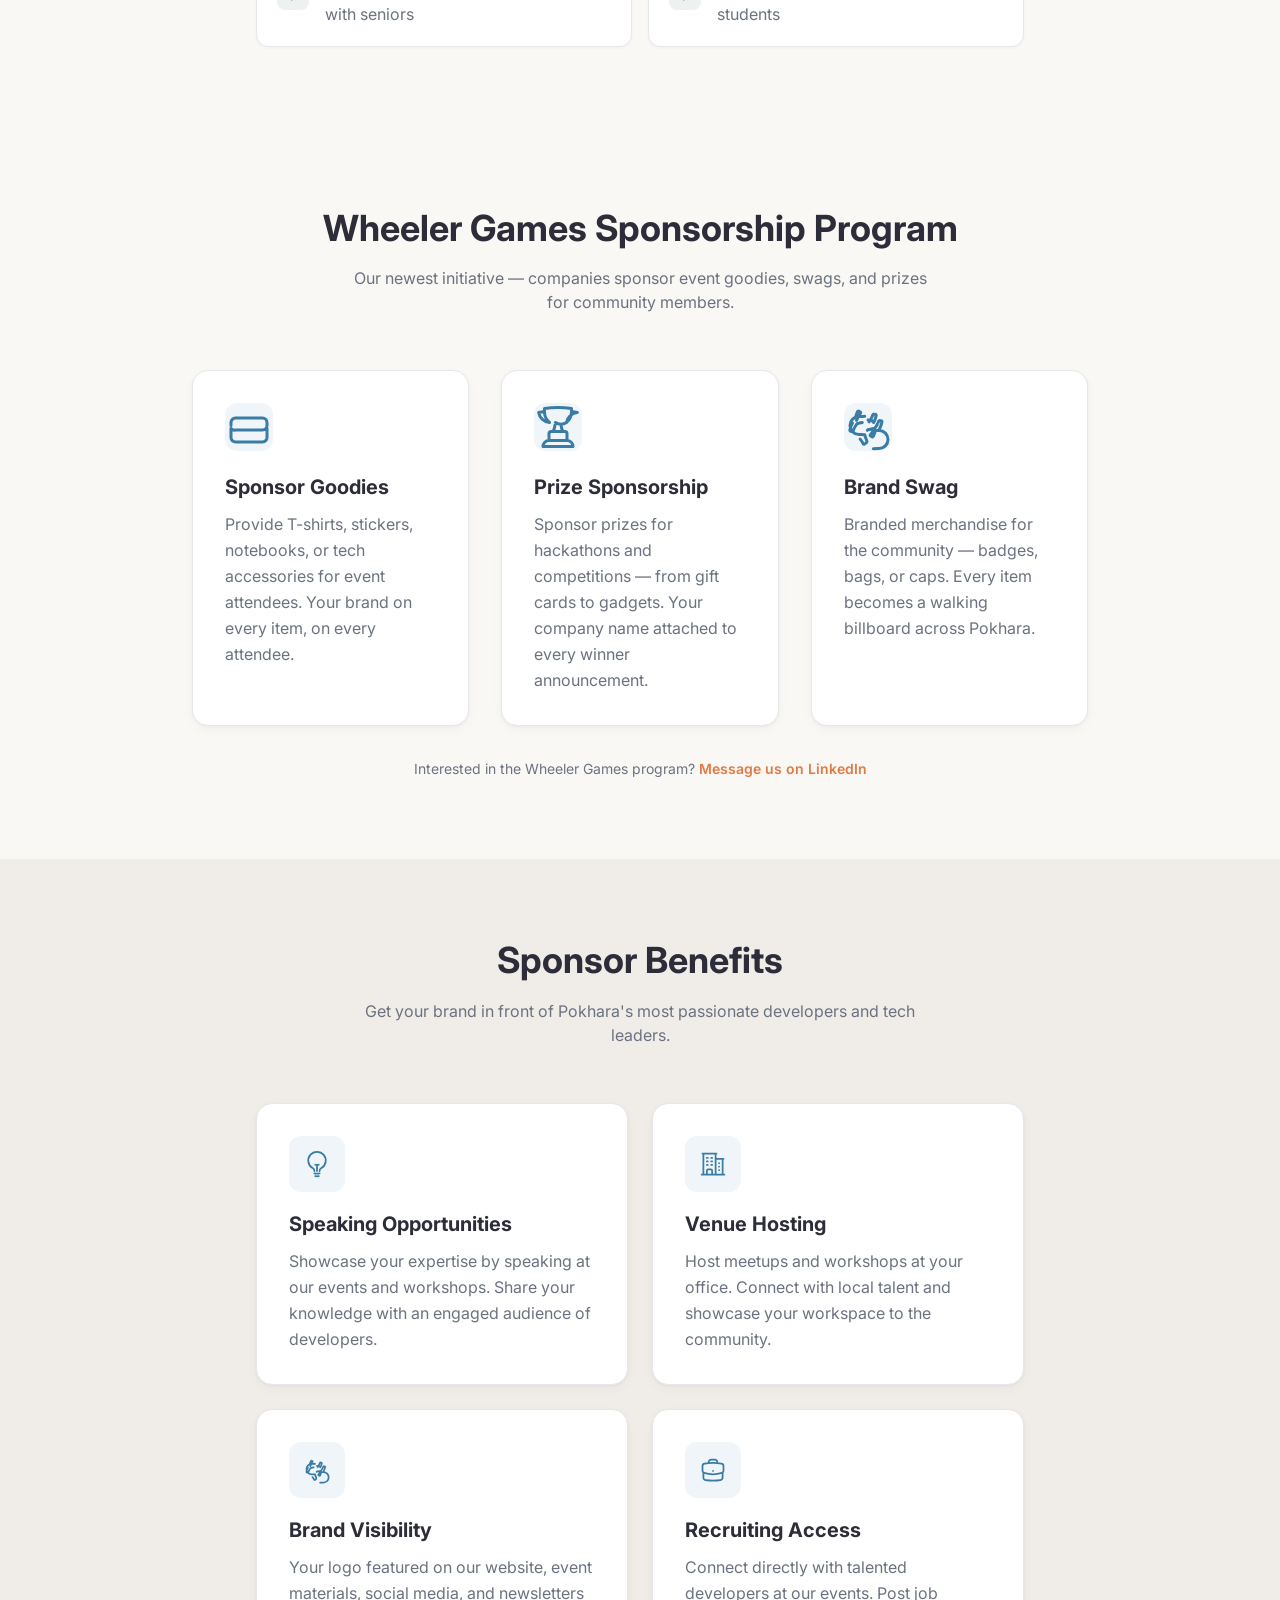
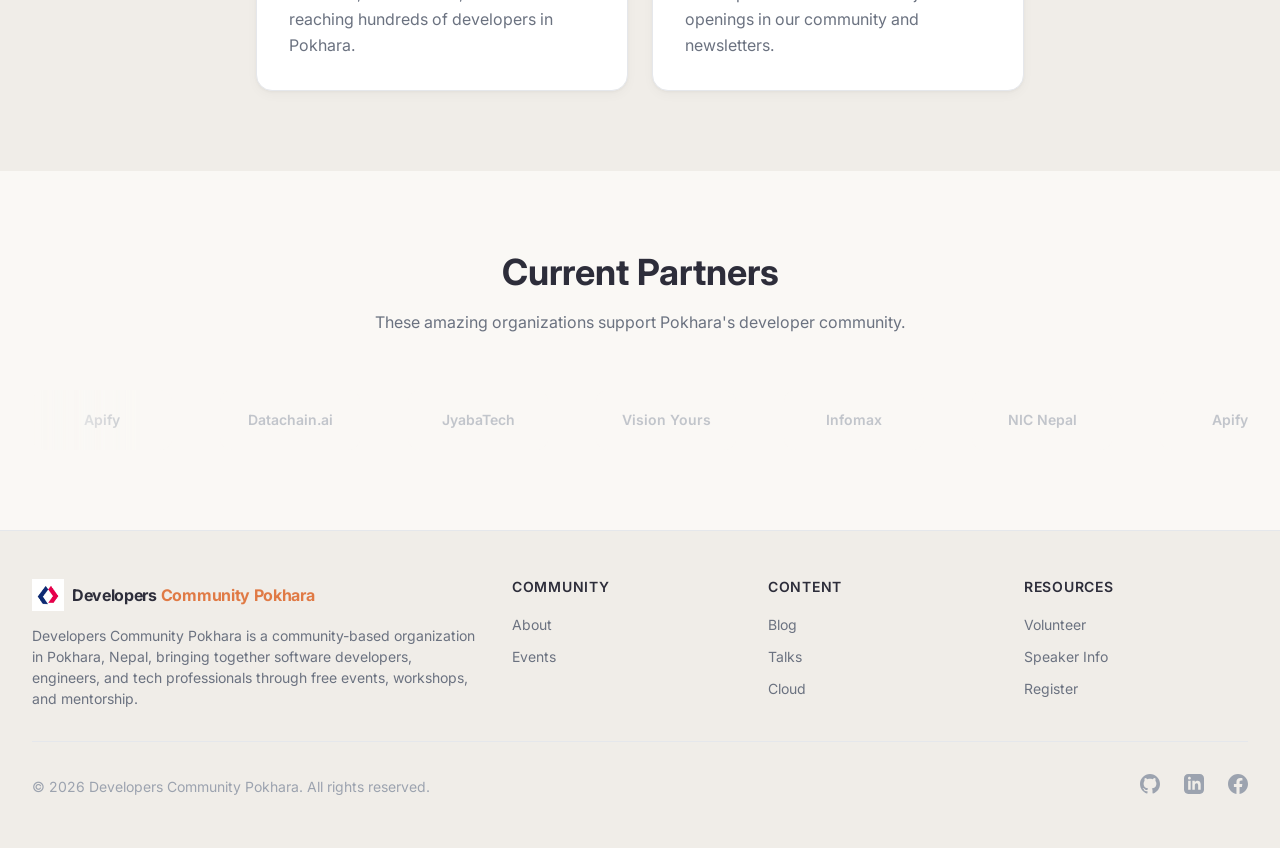
<file: Jyaba-tech-master/partnership.html>
<!DOCTYPE html>
<html lang="en">
<head>
<meta charset="utf-8">
<meta name="viewport" content="width=device-width, initial-scale=1, maximum-scale=1">
<title>Partner | Developers Community Pokhara</title>
<meta name="description" content="Support Pokhara's growing tech community. Become a sponsor or partner of Developers Community Pokhara and help us build Nepal's next generation of developers.">
<link rel="preconnect" href="https://fonts.googleapis.com">
  <link rel="preconnect" href="https://fonts.gstatic.com" crossorigin>
  <link rel="preconnect" href="https://images.unsplash.com">
  <link href="https://fonts.googleapis.com/css2?family=Inter:wght@400;500;600;700&display=swap" rel="stylesheet">
  <link rel="stylesheet" href="css/style.css">
</head>
<body>

<header class="td-header td-header--sticky">
  <nav class="td-header__nav">
    <div class="td-header__inner">
      <div class="td-header__left">
        <a class="td-header__brand" href=".">
          <span class="td-logo" style="font-size:1rem;gap:0.5em;--logo-text-color:#2D2D3A">
            <span class="td-logo__icon" style="width:32px;height:32px">
              <img src="images/developers community pokhara logo.png" alt="Developers Community Pokhara" style="width:100%;height:100%;object-fit:contain" />
            </span><span class="td-logo__wordmark">
<span class="td-logo__brand">Developers</span>
                <span class="td-logo__devs">Community Pokhara</span>
            </span>
          </span>
        </a>
        <div class="td-header__desktop-links">
          <a class="td-header__link" href="about.html">About</a>
          <a class="td-header__link" href="blog.html">Blog</a>
          <a class="td-header__link" href="cloud-project.html">Cloud</a>
          <a class="td-header__link" href="events.html">Events</a>
          <a class="td-header__link" href="talks.html">Talks</a>

        </div>
      </div>
      <div class="td-header__right">
        <div class="td-header__actions">
          <a class="td-header__link" href="https://github.com/dev-community-pokhara" target="_blank" rel="noopener noreferrer"><svg viewBox="0 0 24 24" fill="currentColor" class="w-5 h-5"><path d="M12 0c-6.626 0-12 5.373-12 12 0 5.302 3.438 9.8 8.207 11.387.599.111.793-.261.793-.577v-2.234c-3.338.726-4.033-1.416-4.033-1.416-.546-1.387-1.333-1.756-1.333-1.756-1.089-.745.083-.729.083-.729 1.205.084 1.839 1.237 1.839 1.237 1.07 1.834 2.807 1.304 3.492.997.107-.775.418-1.305.762-1.604-2.665-.305-5.467-1.334-5.467-5.931 0-1.311.469-2.381 1.236-3.221-.124-.303-.535-1.524.117-3.176 0 0 1.008-.322 3.301 1.23.957-.266 1.983-.399 3.003-.404 1.02.005 2.047.138 3.006.404 2.291-1.552 3.297-1.23 3.297-1.23.653 1.653.242 2.874.118 3.176.77.84 1.235 1.911 1.235 3.221 0 4.609-2.807 5.624-5.479 5.921.43.372.823 1.102.823 2.222v3.293c0 .319.192.694.801.576 4.765-1.589 8.199-6.086 8.199-11.386 0-6.627-5.373-12-12-12z"></path></svg>
          </a>
          <a class="td-header__link" href="https://www.linkedin.com/company/developers-community-pokhara" target="_blank" rel="noopener noreferrer"><svg viewBox="0 0 24 24" fill="currentColor" class="w-5 h-5"><path d="M19 0h-14c-2.761 0-5 2.239-5 5v14c0 2.761 2.239 5 5 5h14c2.762 0 5-2.239 5-5v-14c0-2.761-2.238-5-5-5zm-11 19h-3v-11h3v11zm-1.5-12.268c-.966 0-1.75-.79-1.75-1.764s.784-1.764 1.75-1.764 1.75.79 1.75 1.764-.783 1.764-1.75 1.764zm13.5 12.268h-3v-5.604c0-3.368-4-3.113-4 0v5.604h-3v-11h3v1.765c1.396-2.586 7-2.777 7 2.476v6.759z"></path></svg>
          </a>

          <a class="td-header__link" href="https://www.facebook.com/groups/developerscommunityinpokhara" target="_blank" rel="noopener noreferrer"><svg viewBox="0 0 24 24" fill="currentColor" class="w-5 h-5"><path d="M24 12.073c0-6.627-5.373-12-12-12s-12 5.373-12 12c0 5.99 4.388 10.954 10.125 11.854v-8.385H7.078v-3.47h3.047V9.43c0-3.007 1.792-4.669 4.533-4.669 1.312 0 2.686.235 2.686.235v2.953H15.83c-1.491 0-1.956.925-1.956 1.874v2.25h3.328l-.532 3.47h-2.796v8.385C19.612 23.027 24 18.062 24 12.073z"></path></svg>
          </a>
        </div>
        <button class="td-header__hamburger" aria-label="Toggle menu" aria-expanded="false">
          <svg fill="none" viewBox="0 0 24 24" stroke="currentColor"><path stroke-linecap="round" stroke-linejoin="round" stroke-width="2" d="M4 6h16M4 12h16M4 18h16"></path></svg>
        </button>
      </div>
    </div>
    <div class="td-header__mobile-menu">
      <div class="td-header__mobile-inner">
        <a class="td-header__link" href="about.html">About</a>
        <a class="td-header__link" href="blog.html">Blog</a>
        <a class="td-header__link" href="cloud-project.html">Cloud</a>
        <a class="td-header__link" href="events.html">Events</a>
        <a class="td-header__link" href="talks.html">Talks</a>

        <a class="td-header__link" href="https://github.com/dev-community-pokhara" target="_blank" rel="noopener noreferrer"><svg viewBox="0 0 24 24" fill="currentColor" class="w-5 h-5"><path d="M12 0c-6.626 0-12 5.373-12 12 0 5.302 3.438 9.8 8.207 11.387.599.111.793-.261.793-.577v-2.234c-3.338.726-4.033-1.416-4.033-1.416-.546-1.387-1.333-1.756-1.333-1.756-1.089-.745.083-.729.083-.729 1.205.084 1.839 1.237 1.839 1.237 1.07 1.834 2.807 1.304 3.492.997.107-.775.418-1.305.762-1.604-2.665-.305-5.467-1.334-5.467-5.931 0-1.311.469-2.381 1.236-3.221-.124-.303-.535-1.524.117-3.176 0 0 1.008-.322 3.301 1.23.957-.266 1.983-.399 3.003-.404 1.02.005 2.047.138 3.006.404 2.291-1.552 3.297-1.23 3.297-1.23.653 1.653.242 2.874.118 3.176.77.84 1.235 1.911 1.235 3.221 0 4.609-2.807 5.624-5.479 5.921.43.372.823 1.102.823 2.222v3.293c0 .319.192.694.801.576 4.765-1.589 8.199-6.086 8.199-11.386 0-6.627-5.373-12-12-12z"></path></svg> GitHub</a>
        <a class="td-header__link" href="https://www.linkedin.com/company/developers-community-pokhara" target="_blank" rel="noopener noreferrer"><svg viewBox="0 0 24 24" fill="currentColor" class="w-5 h-5"><path d="M19 0h-14c-2.761 0-5 2.239-5 5v14c0 2.761 2.239 5 5 5h14c2.762 0 5-2.239 5-5v-14c0-2.761-2.238-5-5-5zm-11 19h-3v-11h3v11zm-1.5-12.268c-.966 0-1.75-.79-1.75-1.764s.784-1.764 1.75-1.764 1.75.79 1.75 1.764-.783 1.764-1.75 1.764zm13.5 12.268h-3v-5.604c0-3.368-4-3.113-4 0v5.604h-3v-11h3v1.765c1.396-2.586 7-2.777 7 2.476v6.759z"></path></svg> LinkedIn</a>

        <a class="td-header__link" href="https://www.facebook.com/groups/developerscommunityinpokhara" target="_blank" rel="noopener noreferrer"><svg viewBox="0 0 24 24" fill="currentColor" class="w-5 h-5"><path d="M24 12.073c0-6.627-5.373-12-12-12s-12 5.373-12 12c0 5.99 4.388 10.954 10.125 11.854v-8.385H7.078v-3.47h3.047V9.43c0-3.007 1.792-4.669 4.533-4.669 1.312 0 2.686.235 2.686.235v2.953H15.83c-1.491 0-1.956.925-1.956 1.874v2.25h3.328l-.532 3.47h-2.796v8.385C19.612 23.027 24 18.062 24 12.073z"></path></svg> Facebook</a>
      </div>
    </div>
  </nav>
</header>

<main>

<section class="page-hero">
  <div class="page-hero__bg"></div>
  <div class="page-hero__mountain-art">
    <svg viewBox="0 0 1440 300" preserveAspectRatio="xMidYMax meet" xmlns="http://www.w3.org/2000/svg">
      <path d="M0,300 L0,200 L80,170 L160,190 L240,150 L340,180 L420,140 L520,170 L600,130 L680,160 L760,120 L840,150 L920,130 L1020,170 L1100,150 L1200,190 L1280,160 L1360,180 L1440,160 L1440,300 Z" fill="#8BB8A8" opacity="0.4"/>
      <path d="M0,300 L0,220 L100,180 L200,210 L320,160 L400,190 L480,150 L580,180 L680,140 L780,170 L880,150 L980,180 L1080,160 L1180,200 L1280,170 L1360,190 L1440,180 L1440,300 Z" fill="#4A7C6F" opacity="0.5"/>
      <path d="M0,300 L0,240 L80,210 L160,230 L260,190 L360,220 L460,180 L560,210 L660,180 L760,200 L860,170 L960,200 L1060,180 L1160,210 L1260,190 L1360,220 L1440,200 L1440,300 Z" fill="#3A6C5F" opacity="0.6"/>
    </svg>
  </div>
  <div class="page-hero__glow"></div>
  <div class="page-hero__glow-2"></div>
  <div class="container">
    <div class="page-hero__content">
      <div class="page-hero__pill">
        <svg class="w-5 h-5 text-sunset" fill="currentColor" viewBox="0 0 24 24"><path d="M11.645 20.91l-.007-.003-.022-.012a15.247 15.247 0 01-.383-.218 25.18 25.18 0 01-4.244-3.17C4.688 15.36 2.25 12.174 2.25 8.25 2.25 5.322 4.714 3 7.688 3A5.5 5.5 0 0112 5.052 5.5 5.5 0 0116.313 3c2.973 0 5.437 2.322 5.437 5.25 0 3.925-2.438 7.111-4.739 9.256a25.175 25.175 0 01-4.244 3.17 15.247 15.247 0 01-.383.219l-.022.012-.007.004-.003.001a.752.752 0 01-.704 0l-.003-.001z"/></svg>
        <span class="page-hero__pill-text">Support the Community</span>
      </div>
      <h1 class="page-hero__title">Partner with <span class="text-sunset">Developers Community Pokhara</span></h1>
      <p class="page-hero__desc">Support Pokhara's growing tech community by becoming a sponsor or partner. Your contribution helps us organize free events, workshops, and mentorship programs for developers in Pokhara, Nepal.</p>
      <div class="hero__actions">
        <a href="https://luma.com/5nzn4na1" target="_blank" rel="noopener noreferrer" class="td-button td-button--primary td-button--lg">Become a Partner</a>
        <a href="https://www.linkedin.com/company/developers-community-pokhara" target="_blank" rel="noopener noreferrer" class="td-button td-button--ghost td-button--lg">Message on LinkedIn</a>
      </div>
    </div>
  </div>
</section>

<section class="section section--alt">
  <div class="container">
    <div class="stats-grid">
      <div class="stat-card">
        <div class="stat-card__icon">
          <svg fill="none" viewBox="0 0 24 24" stroke-width="1.5" stroke="currentColor"><path stroke-linecap="round" stroke-linejoin="round" d="M15 19.128a9.38 9.38 0 002.625.372 9.337 9.337 0 004.121-.952 4.125 4.125 0 00-7.533-2.493M15 19.128v-.003c0-1.113-.285-2.16-.786-3.07M15 19.128v.106A12.318 12.318 0 018.624 21c-2.331 0-4.512-.645-6.374-1.766l-.001-.109a6.375 6.375 0 0111.964-3.07M12 6.375a3.375 3.375 0 11-6.75 0 3.375 3.375 0 016.75 0zm8.25 2.25a2.625 2.625 0 11-5.25 0 2.625 2.625 0 015.25 0z"/></svg>
        </div>
        <div class="stat-card__number">500+</div>
        <div class="stat-card__label">Members</div>
      </div>
      <div class="stat-card">
        <div class="stat-card__icon">
          <svg fill="none" viewBox="0 0 24 24" stroke-width="1.5" stroke="currentColor"><path stroke-linecap="round" stroke-linejoin="round" d="M6.75 3v2.25M17.25 3v2.25M3 18.75V7.5a2.25 2.25 0 012.25-2.25h13.5A2.25 2.25 0 0121 7.5v11.25m-18 0A2.25 2.25 0 005.25 21h13.5A2.25 2.25 0 0021 18.75m-18 0v-7.5A2.25 2.25 0 015.25 9h13.5A2.25 2.25 0 0121 11.25v7.5"/></svg>
        </div>
        <div class="stat-card__number">50+</div>
        <div class="stat-card__label">Events Hosted</div>
      </div>

      <div class="stat-card">
        <div class="stat-card__icon">
          <svg fill="none" viewBox="0 0 24 24" stroke-width="1.5" stroke="currentColor"><path stroke-linecap="round" stroke-linejoin="round" d="M9 12.75L11.25 15 15 9.75m-3-7.036A11.959 11.959 0 013.598 6 11.99 11.99 0 003 9.749c0 5.592 3.824 10.29 9 11.623 5.176-1.332 9-6.03 9-11.622 0-1.31-.21-2.571-.598-3.751h-.152c-3.196 0-6.1-1.248-8.25-3.285z"/></svg>
        </div>
        <div class="stat-card__number">100%</div>
        <div class="stat-card__label">Free</div>
      </div>
    </div>
  </div>
</section>

<section class="section">
  <div class="container">
    <div class="section__header text-center">
      <h2 class="section__title">Your Impact</h2>
      <p class="section__subtitle">Here's what your partnership makes possible for Pokhara's developer community.</p>
    </div>
    <div class="values-grid" style="grid-template-columns: repeat(2, 1fr);">
      <div class="value-card">
        <div class="value-card__check">
          <svg fill="none" viewBox="0 0 24 24" stroke-width="2" stroke="currentColor"><path stroke-linecap="round" stroke-linejoin="round" d="m4.5 12.75 6 6 9-13.5"/></svg>
        </div>
        <div class="value-card__text">Bigger and better community events in Pokhara</div>
      </div>
      <div class="value-card">
        <div class="value-card__check">
          <svg fill="none" viewBox="0 0 24 24" stroke-width="2" stroke="currentColor"><path stroke-linecap="round" stroke-linejoin="round" d="m4.5 12.75 6 6 9-13.5"/></svg>
        </div>
        <div class="value-card__text">Marketing Pokhara as a rising tech hub in Nepal</div>
      </div>
      <div class="value-card">
        <div class="value-card__check">
          <svg fill="none" viewBox="0 0 24 24" stroke-width="2" stroke="currentColor"><path stroke-linecap="round" stroke-linejoin="round" d="m4.5 12.75 6 6 9-13.5"/></svg>
        </div>
        <div class="value-card__text">Hands-on workshops for all skill levels</div>
      </div>
      <div class="value-card">
        <div class="value-card__check">
          <svg fill="none" viewBox="0 0 24 24" stroke-width="2" stroke="currentColor"><path stroke-linecap="round" stroke-linejoin="round" d="m4.5 12.75 6 6 9-13.5"/></svg>
        </div>
        <div class="value-card__text">Hackathons and build events for the community</div>
      </div>
      <div class="value-card">
        <div class="value-card__check">
          <svg fill="none" viewBox="0 0 24 24" stroke-width="2" stroke="currentColor"><path stroke-linecap="round" stroke-linejoin="round" d="m4.5 12.75 6 6 9-13.5"/></svg>
        </div>
        <div class="value-card__text">Mentorship programs pairing juniors with seniors</div>
      </div>
      <div class="value-card">
        <div class="value-card__check">
          <svg fill="none" viewBox="0 0 24 24" stroke-width="2" stroke="currentColor"><path stroke-linecap="round" stroke-linejoin="round" d="m4.5 12.75 6 6 9-13.5"/></svg>
        </div>
        <div class="value-card__text">Scholarships for underprivileged students</div>
      </div>
    </div>
  </div>
</section>

<section class="section">
  <div class="container">
    <div class="section__header text-center">
      <h2 class="section__title">Wheeler Games Sponsorship Program</h2>
      <p class="section__subtitle">Our newest initiative — companies sponsor event goodies, swags, and prizes for community members.</p>
    </div>
    <div class="features-grid" style="max-width:56rem">
      <div class="feature-card">
        <div class="feature-card__icon">
          <svg fill="none" viewBox="0 0 24 24" stroke-width="1.5" stroke="currentColor"><path stroke-linecap="round" stroke-linejoin="round" d="M21 11.25v-1.5a2.25 2.25 0 00-2.25-2.25H5.25A2.25 2.25 0 003 9.75v1.5m18 0a2.25 2.25 0 01-2.25 2.25H5.25A2.25 2.25 0 013 12.75m18 0v4.5a2.25 2.25 0 01-2.25 2.25H5.25A2.25 2.25 0 013 17.25v-4.5"/></svg>
        </div>
        <h3 class="feature-card__title">Sponsor Goodies</h3>
        <p class="feature-card__text">Provide T-shirts, stickers, notebooks, or tech accessories for event attendees. Your brand on every item, on every attendee.</p>
      </div>
      <div class="feature-card">
        <div class="feature-card__icon">
          <svg fill="none" viewBox="0 0 24 24" stroke-width="1.5" stroke="currentColor"><path stroke-linecap="round" stroke-linejoin="round" d="M16.5 18.75h-9m9 0a3 3 0 013 3h-15a3 3 0 013-3m9 0v-3.375c0-.621-.503-1.125-1.125-1.125h-.871M7.5 18.75v-3.375c0-.621.504-1.125 1.125-1.125h.872m5.007 0H9.497m5.007 0a7.454 7.454 0 01-.982-3.172M9.497 14.25a7.454 7.454 0 00.981-3.172M5.25 4.236c-.982.143-1.954.317-2.916.52A6.003 6.003 0 007.73 9.728M5.25 4.236V4.5c0 2.108.966 3.99 2.48 5.228M5.25 4.236V2.721C7.456 2.41 9.71 2.25 12 2.25c2.291 0 4.545.16 6.75.47v1.516M18.75 4.236c.982.143 1.954.317 2.916.52A6.003 6.003 0 0016.27 9.728M18.75 4.236V4.5c0 2.108-.966 3.99-2.48 5.228m0 0a6.023 6.023 0 01-2.77.896m0 0a6.023 6.023 0 01-2.77-.896"/></svg>
        </div>
        <h3 class="feature-card__title">Prize Sponsorship</h3>
        <p class="feature-card__text">Sponsor prizes for hackathons and competitions — from gift cards to gadgets. Your company name attached to every winner announcement.</p>
      </div>
      <div class="feature-card">
        <div class="feature-card__icon">
          <svg fill="none" viewBox="0 0 24 24" stroke-width="1.5" stroke="currentColor"><path stroke-linecap="round" stroke-linejoin="round" d="M10.34 15.84c-.688-.06-1.386-.09-2.09-.09H7.5a4.5 4.5 0 110-9h.75c.704 0 1.402-.03 2.09-.09m0 9.18c.253.962.584 1.892.985 2.783.247.55.06 1.21-.463 1.511l-.657.38a.496.496 0 01-.672-.282 12.104 12.104 0 00-1.441-2.18m6.576-4.392c.688.06 1.386.09 2.09.09h.75a4.5 4.5 0 110 9h-.75c-.704 0-1.402.03-2.09.09m0-9.18a12.109 12.109 0 01-1.44 2.18.496.496 0 00.116.682l.657.38a.497.497 0 00.672-.283 12.06 12.06 0 00.985-2.783m-3.144-4.39a11.956 11.956 0 001.934-3.517.496.496 0 01.596-.38l.647.128a.493.493 0 01.406.572 12.11 12.11 0 01-1.262 3.517m-3.144 3.89A11.957 11.957 0 0012 13.28c.285 0 .569-.01.852-.025m0 0a11.945 11.945 0 012.55-.597m0 0a12.09 12.09 0 001.934-3.517.495.495 0 01.596-.38l.647.128a.493.493 0 01.406.572 12.112 12.112 0 01-1.262 3.517m-3.144-3.89a12.112 12.112 0 00-2.55-.597M9.09 9.75a11.957 11.957 0 00-2.55.597m0 0A12.09 12.09 0 004.606 13.87a.497.497 0 01-.597.38l-.647-.128a.493.493 0 01-.406-.572 12.11 12.11 0 011.262-3.517m2.067-1.356a12.109 12.109 0 011.934-3.517.497.497 0 00-.117-.682l-.657-.38a.497.497 0 00-.672.283 12.063 12.063 0 00-.985 2.783"/></svg>
        </div>
        <h3 class="feature-card__title">Brand Swag</h3>
        <p class="feature-card__text">Branded merchandise for the community — badges, bags, or caps. Every item becomes a walking billboard across Pokhara.</p>
      </div>
    </div>
    <div style="text-align:center;margin-top:2rem">
      <p style="color:var(--text-secondary);font-size:0.875rem">Interested in the Wheeler Games program? <a href="https://www.linkedin.com/company/developers-community-pokhara" target="_blank" rel="noopener noreferrer" style="color:var(--sunset);font-weight:600">Message us on LinkedIn</a></p>
    </div>
  </div>
</section>

<section class="section section--alt">
  <div class="container">
    <div class="section__header text-center">
      <h2 class="section__title">Sponsor Benefits</h2>
      <p class="section__subtitle">Get your brand in front of Pokhara's most passionate developers and tech leaders.</p>
    </div>
    <div class="benefits-grid">
      <div class="benefit-card">
        <div class="benefit-card__icon">
          <svg fill="none" viewBox="0 0 24 24" stroke-width="1.5" stroke="currentColor"><path stroke-linecap="round" stroke-linejoin="round" d="M12 18v-5.25m0 0a6.01 6.01 0 001.5-.189m-1.5.189a6.01 6.01 0 01-1.5-.189m3.75 7.478a12.06 12.06 0 01-4.5 0m3.75 2.383a14.406 14.406 0 01-3 0M14.25 18v-.192c0-.983.658-1.823 1.508-2.316a7.5 7.5 0 10-7.517 0c.85.493 1.509 1.333 1.509 2.316V18"/></svg>
        </div>
        <h3 class="benefit-card__title">Speaking Opportunities</h3>
        <p class="benefit-card__text">Showcase your expertise by speaking at our events and workshops. Share your knowledge with an engaged audience of developers.</p>
      </div>
      <div class="benefit-card">
        <div class="benefit-card__icon">
          <svg fill="none" viewBox="0 0 24 24" stroke-width="1.5" stroke="currentColor"><path stroke-linecap="round" stroke-linejoin="round" d="M2.25 21h19.5m-18-18v18m10.5-18v18m6-13.5V21M6.75 6.75h.75m-.75 3h.75m-.75 3h.75m3-6h.75m-.75 3h.75m-.75 3h.75M6.75 21v-3.375c0-.621.504-1.125 1.125-1.125h2.25c.621 0 1.125.504 1.125 1.125V21M3 3h12m-.75 4.5H21m-3.75 3.75h.008v.008h-.008v-.008zm0 3h.008v.008h-.008v-.008zm0 3h.008v.008h-.008v-.008z"/></svg>
        </div>
        <h3 class="benefit-card__title">Venue Hosting</h3>
        <p class="benefit-card__text">Host meetups and workshops at your office. Connect with local talent and showcase your workspace to the community.</p>
      </div>
      <div class="benefit-card">
        <div class="benefit-card__icon">
          <svg fill="none" viewBox="0 0 24 24" stroke-width="1.5" stroke="currentColor"><path stroke-linecap="round" stroke-linejoin="round" d="M10.34 15.84c-.688-.06-1.386-.09-2.09-.09H7.5a4.5 4.5 0 110-9h.75c.704 0 1.402-.03 2.09-.09m0 9.18c.253.962.584 1.892.985 2.783.247.55.06 1.21-.463 1.511l-.657.38a.496.496 0 01-.672-.282 12.104 12.104 0 00-1.441-2.18m6.576-4.392c.688.06 1.386.09 2.09.09h.75a4.5 4.5 0 110 9h-.75c-.704 0-1.402.03-2.09.09m0-9.18a12.109 12.109 0 01-1.44 2.18.496.496 0 00.116.682l.657.38a.497.497 0 00.672-.283 12.06 12.06 0 00.985-2.783m-3.144-4.39a11.956 11.956 0 001.934-3.517.496.496 0 01.596-.38l.647.128a.493.493 0 01.406.572 12.11 12.11 0 01-1.262 3.517m-3.144 3.89A11.957 11.957 0 0012 13.28c.285 0 .569-.01.852-.025m0 0a11.945 11.945 0 012.55-.597m0 0a12.09 12.09 0 001.934-3.517.495.495 0 01.596-.38l.647.128a.493.493 0 01.406.572 12.112 12.112 0 01-1.262 3.517m-3.144-3.89a12.112 12.112 0 00-2.55-.597M9.09 9.75a11.957 11.957 0 00-2.55.597m0 0A12.09 12.09 0 004.606 13.87a.497.497 0 01-.597.38l-.647-.128a.493.493 0 01-.406-.572 12.11 12.11 0 011.262-3.517m2.067-1.356a12.109 12.109 0 011.934-3.517.497.497 0 00-.117-.682l-.657-.38a.497.497 0 00-.672.283 12.063 12.063 0 00-.985 2.783"/></svg>
        </div>
        <h3 class="benefit-card__title">Brand Visibility</h3>
        <p class="benefit-card__text">Your logo featured on our website, event materials, social media, and newsletters reaching hundreds of developers in Pokhara.</p>
      </div>
      <div class="benefit-card">
        <div class="benefit-card__icon">
          <svg fill="none" viewBox="0 0 24 24" stroke-width="1.5" stroke="currentColor"><path stroke-linecap="round" stroke-linejoin="round" d="M20.25 14.15v4.25c0 1.094-.787 2.036-1.872 2.18-2.087.277-4.216.42-6.378.42s-4.291-.143-6.378-.42c-1.085-.144-1.872-1.086-1.872-2.18v-4.25m16.5 0a2.18 2.18 0 00.75-1.661V8.706c0-1.081-.768-2.015-1.837-2.175a48.114 48.114 0 00-3.413-.387m4.5 8.006c-.194.165-.42.295-.673.38A23.978 23.978 0 0112 15.75c-2.648 0-5.195-.429-7.577-1.22a2.016 2.016 0 01-.673-.38m0 0A2.18 2.18 0 013 12.489V8.706c0-1.081.768-2.015 1.837-2.175a48.111 48.111 0 013.413-.387m7.5 0V5.25A2.25 2.25 0 0013.5 3h-3a2.25 2.25 0 00-2.25 2.25v.894m7.5 0a48.667 48.667 0 00-7.5 0M12 12.75h.008v.008H12v-.008z"/></svg>
        </div>
        <h3 class="benefit-card__title">Recruiting Access</h3>
        <p class="benefit-card__text">Connect directly with talented developers at our events. Post job openings in our community and newsletters.</p>
      </div>
    </div>
  </div>
</section>

<section class="section">
  <div class="container">
    <div class="section__header text-center">
      <h2 class="section__title">Current Partners</h2>
      <p class="section__subtitle">These amazing organizations support Pokhara's developer community.</p>
    </div>
    <div class="td-logo-marquee td-logo-marquee--pause-on-hover" style="--marquee-speed: 40s; --marquee-gap: 3rem;">
      <div class="td-logo-marquee__wrapper">
        <div class="td-logo-marquee__track">
            <div class="td-logo-marquee__item">
              <div class="td-logo-marquee__logo" style="width: 140px; height: 60px; background: var(--bg); border-radius: 0.75rem; display: flex; align-items: center; justify-content: center; color: var(--text-muted); font-weight: 600; font-size: 0.875rem;">Apify</div>
            </div>
            <div class="td-logo-marquee__item">
              <div class="td-logo-marquee__logo" style="width: 140px; height: 60px; background: var(--bg); border-radius: 0.75rem; display: flex; align-items: center; justify-content: center; color: var(--text-muted); font-weight: 600; font-size: 0.875rem;">Datachain.ai</div>
            </div>
            <div class="td-logo-marquee__item">
              <div class="td-logo-marquee__logo" style="width: 140px; height: 60px; background: var(--bg); border-radius: 0.75rem; display: flex; align-items: center; justify-content: center; color: var(--text-muted); font-weight: 600; font-size: 0.875rem;">JyabaTech</div>
            </div>
            <div class="td-logo-marquee__item">
              <div class="td-logo-marquee__logo" style="width: 140px; height: 60px; background: var(--bg); border-radius: 0.75rem; display: flex; align-items: center; justify-content: center; color: var(--text-muted); font-weight: 600; font-size: 0.875rem;">Vision Yours</div>
            </div>
            <div class="td-logo-marquee__item">
              <div class="td-logo-marquee__logo" style="width: 140px; height: 60px; background: var(--bg); border-radius: 0.75rem; display: flex; align-items: center; justify-content: center; color: var(--text-muted); font-weight: 600; font-size: 0.875rem;">Infomax</div>
            </div>
            <div class="td-logo-marquee__item">
              <div class="td-logo-marquee__logo" style="width: 140px; height: 60px; background: var(--bg); border-radius: 0.75rem; display: flex; align-items: center; justify-content: center; color: var(--text-muted); font-weight: 600; font-size: 0.875rem;">NIC Nepal</div>
            </div>
          </div>
          <div class="td-logo-marquee__track">
            <div class="td-logo-marquee__item">
              <div class="td-logo-marquee__logo" style="width: 140px; height: 60px; background: var(--bg); border-radius: 0.75rem; display: flex; align-items: center; justify-content: center; color: var(--text-muted); font-weight: 600; font-size: 0.875rem;">Apify</div>
            </div>
            <div class="td-logo-marquee__item">
              <div class="td-logo-marquee__logo" style="width: 140px; height: 60px; background: var(--bg); border-radius: 0.75rem; display: flex; align-items: center; justify-content: center; color: var(--text-muted); font-weight: 600; font-size: 0.875rem;">Datachain.ai</div>
            </div>
            <div class="td-logo-marquee__item">
              <div class="td-logo-marquee__logo" style="width: 140px; height: 60px; background: var(--bg); border-radius: 0.75rem; display: flex; align-items: center; justify-content: center; color: var(--text-muted); font-weight: 600; font-size: 0.875rem;">JyabaTech</div>
            </div>
            <div class="td-logo-marquee__item">
              <div class="td-logo-marquee__logo" style="width: 140px; height: 60px; background: var(--bg); border-radius: 0.75rem; display: flex; align-items: center; justify-content: center; color: var(--text-muted); font-weight: 600; font-size: 0.875rem;">Vision Yours</div>
            </div>
            <div class="td-logo-marquee__item">
              <div class="td-logo-marquee__logo" style="width: 140px; height: 60px; background: var(--bg); border-radius: 0.75rem; display: flex; align-items: center; justify-content: center; color: var(--text-muted); font-weight: 600; font-size: 0.875rem;">Infomax</div>
            </div>
            <div class="td-logo-marquee__item">
              <div class="td-logo-marquee__logo" style="width: 140px; height: 60px; background: var(--bg); border-radius: 0.75rem; display: flex; align-items: center; justify-content: center; color: var(--text-muted); font-weight: 600; font-size: 0.875rem;">NIC Nepal</div>
          </div>
        </div>
      </div>
    </div>
  </div>
</section>

</main>

<!-- ===== FOOTER ===== -->
<footer class="td-footer">
  <div class="td-footer__container">
    <div class="td-footer__grid">
      <div>
        <span class="td-logo" style="font-size:1rem;gap:0.5em;--logo-text-color:#2D2D3A">
          <span class="td-logo__icon" style="width:32px;height:32px">
            <img src="images/developers community pokhara logo.png" alt="Developers Community Pokhara" style="width:100%;height:100%;object-fit:contain" />
          </span>
          <span class="td-logo__wordmark">
<span class="td-logo__brand">Developers</span>
              <span class="td-logo__devs">Community Pokhara</span>
          </span>
        </span>
        <p class="td-footer__description">
          Developers Community Pokhara is a community-based organization in Pokhara, Nepal, bringing together software developers, engineers, and tech professionals through free events, workshops, and mentorship.
        </p>
      </div>
      <div class="td-footer__link-group">
        <h3>Community</h3>
        <ul>
          <li><a href="about.html">About</a></li>
          <li><a href="events.html">Events</a></li>

        </ul>
      </div>
      <div class="td-footer__link-group">
        <h3>Content</h3>
        <ul>
          <li><a href="blog.html">Blog</a></li>
          <li><a href="talks.html">Talks</a></li>
          <li><a href="cloud-project.html">Cloud</a></li>
        </ul>
      </div>
      <div class="td-footer__link-group">
        <h3>Resources</h3>
        <ul>

            <li><a href="about.html">Volunteer</a></li>
            <li><a href="talks.html">Speaker Info</a></li>
            <li><a href="https://luma.com/5nzn4na1" target="_blank" rel="noopener noreferrer">Register</a></li>
          </ul>
      </div>
    </div>
    <div class="td-footer__bottom">
      <p class="td-footer__copyright">&copy; 2026 Developers Community Pokhara. All rights reserved.</p>
      <div class="td-footer__socials">
        <a class="td-footer__social-link" href="https://github.com/dev-community-pokhara" target="_blank" rel="noopener noreferrer" aria-label="GitHub">
          <svg viewBox="0 0 24 24" fill="currentColor"><path d="M12 0c-6.626 0-12 5.373-12 12 0 5.302 3.438 9.8 8.207 11.387.599.111.793-.261.793-.577v-2.234c-3.338.726-4.033-1.416-4.033-1.416-.546-1.387-1.333-1.756-1.333-1.756-1.089-.745.083-.729.083-.729 1.205.084 1.839 1.237 1.839 1.237 1.07 1.834 2.807 1.304 3.492.997.107-.775.418-1.305.762-1.604-2.665-.305-5.467-1.334-5.467-5.931 0-1.311.469-2.381 1.236-3.221-.124-.303-.535-1.524.117-3.176 0 0 1.008-.322 3.301 1.23.957-.266 1.983-.399 3.003-.404 1.02.005 2.047.138 3.006.404 2.291-1.552 3.297-1.23 3.297-1.23.653 1.653.242 2.874.118 3.176.77.84 1.235 1.911 1.235 3.221 0 4.609-2.807 5.624-5.479 5.921.43.372.823 1.102.823 2.222v3.293c0 .319.192.694.801.576 4.765-1.589 8.199-6.086 8.199-11.386 0-6.627-5.373-12-12-12z"></path></svg>
        </a>
        <a class="td-footer__social-link" href="https://www.linkedin.com/company/developers-community-pokhara" target="_blank" rel="noopener noreferrer" aria-label="LinkedIn">
          <svg viewBox="0 0 24 24" fill="currentColor"><path d="M19 0h-14c-2.761 0-5 2.239-5 5v14c0 2.761 2.239 5 5 5h14c2.762 0 5-2.239 5-5v-14c0-2.761-2.238-5-5-5zm-11 19h-3v-11h3v11zm-1.5-12.268c-.966 0-1.75-.79-1.75-1.764s.784-1.764 1.75-1.764 1.75.79 1.75 1.764-.783 1.764-1.75 1.764zm13.5 12.268h-3v-5.604c0-3.368-4-3.113-4 0v5.604h-3v-11h3v1.765c1.396-2.586 7-2.777 7 2.476v6.759z"></path></svg>
        </a>

         <a class="td-footer__social-link" href="https://www.facebook.com/groups/developerscommunityinpokhara" target="_blank" rel="noopener noreferrer" aria-label="Facebook">
           <svg viewBox="0 0 24 24" fill="currentColor"><path d="M24 12.073c0-6.627-5.373-12-12-12s-12 5.373-12 12c0 5.99 4.388 10.954 10.125 11.854v-8.385H7.078v-3.47h3.047V9.43c0-3.007 1.792-4.669 4.533-4.669 1.312 0 2.686.235 2.686.235v2.953H15.83c-1.491 0-1.956.925-1.956 1.874v2.25h3.328l-.532 3.47h-2.796v8.385C19.612 23.027 24 18.062 24 12.073z"></path></svg>
         </a>
       </div>
    </div>
  </div>
</footer>

<script>
    document.querySelector('.td-header__hamburger')?.addEventListener('click', function() {
      const menu = document.querySelector('.td-header__mobile-menu');
      const expanded = this.getAttribute('aria-expanded') === 'true';
      this.setAttribute('aria-expanded', !expanded);
      menu.classList.toggle('td-header__mobile-menu--open');
    });
  </script>

</body>
</html>
</file>
<file: css/style.css>
﻿/* ============================================   Developers Community Pokhara â€” Light Design System   Theme: Pokhara â€” Lake City / Himalayan Gateway   ============================================ */
/* --- CSS Variables (Light Theme) --- */
:root {
  --bg: #FAF8F5;
  --bg-alt: #F0EDE8;
  --text-primary: #2D2D3A;
  --text-secondary: #6B7280;
  --text-muted: #9CA3AF;
  --lake: #0E2A73;
  --lake-light: #2545A8;
  --lake-dark: #081A4D;
  --crimson: #E6004B;
  --crimson-light: #FF5C8A;
  --sunset: #E6004B;
  --sunset-light: #FF5C8A;
  --sunset-dark: #B8003C;
  --mountain: #4A7C6F;
  --mountain-light: #6BA08A;
  --mountain-dark: #3A6C5F;
  --white: #FFFFFF;
  --card-bg: #FFFFFF;
  --border: #E5E7EB;
  --gray-100: #F3F4F6;
  --gray-200: #E5E7EB;
  --gray-300: #D1D5DB;
  --gray-400: #9CA3AF;
  --gray-500: #6B7280;
  --gray-600: #4B5563;
  --gray-700: #374151;
  --gray-800: #1F2937;
  --gray-900: #111827;
  --font-family: 'Inter', -apple-system, BlinkMacSystemFont, 'Segoe UI', Roboto, sans-serif;
  --max-width: 80rem;
  --header-height: 4rem;
}

/* --- Reset & Base --- */
*,
*::before,
*::after {
  margin: 0;
  padding: 0;
  box-sizing: border-box;
}

html {
  scroll-behavior: smooth;
}

body {
  font-family: var(--font-family);
  -webkit-font-smoothing: antialiased;
  -moz-osx-font-smoothing: grayscale;
  background: var(--bg);
  color: var(--text-primary);
  min-height: 100vh;
  line-height: 1.5;
}

img {
  max-width: 100%;
  height: auto;
  display: block;
}

a {
  color: inherit;
  text-decoration: none;
}

ul {
  list-style: none;
}

.container {
  max-width: var(--max-width);
  margin: 0 auto;
  padding: 0 1rem;
}

@media (min-width: 640px) {
  .container {
    padding: 0 1.5rem;
  }
}

@media (min-width: 1024px) {
  .container {
    padding: 0 2rem;
  }
}

/* --- Typography --- */
h1,
h2,
h3,
h4,
h5,
h6 {
  font-weight: 700;
  line-height: 1.2;
}

.text-lake {
  color: var(--lake);
}

.text-sunset {
  color: var(--sunset);
}

.text-mountain {
  color: var(--mountain);
}

.text-primary {
  color: var(--text-primary);
}

.text-secondary {
  color: var(--text-secondary);
}

.text-muted {
  color: var(--text-muted);
}

.text-center {
  text-align: center;
}

.font-bold {
  font-weight: 700;
}

.font-semibold {
  font-weight: 600;
}

.font-medium {
  font-weight: 500;
}

/* ============================================   TD Logo   ============================================ */
.td-logo {
  display: inline-flex;
  align-items: center;
  text-decoration: none;
  color: inherit;
  transition: opacity 0.15s ease;
  gap: 0.5em;
}

a.td-logo:hover {
  opacity: 0.9;
}

.td-logo__icon {
  display: flex;
  align-items: center;
  justify-content: center;
  flex-shrink: 0;
}

.td-logo__icon svg {
  width: 100%;
  height: 100%;
}

.td-logo__wordmark {
  display: inline-flex;
  gap: 0.25em;
  font-weight: 700;
  letter-spacing: -0.02em;
  white-space: nowrap;
}

.td-logo__brand {
  color: var(--text-primary);
}

.td-logo__devs {
  color: var(--sunset);
}

.td-logo--dark .td-logo__brand {
  color: var(--white);
}

/* ============================================   Header   ============================================ */
.td-header {
  background: rgba(255, 255, 255, 0.8);
  backdrop-filter: blur(24px);
  -webkit-backdrop-filter: blur(24px);
  border-bottom: 1px solid var(--border);
  box-shadow: 0 1px 3px 0 rgba(0, 0, 0, 0.05);
}

.td-header--sticky {
  position: sticky;
  top: 0;
  z-index: 50;
}

.td-header__nav {
  max-width: var(--max-width);
  margin: 0 auto;
  padding: 0 1rem;
}

@media (min-width: 640px) {
  .td-header__nav {
    padding: 0 1.5rem;
  }
}

@media (min-width: 1024px) {
  .td-header__nav {
    padding: 0 2rem;
  }
}

.td-header__inner {
  display: flex;
  justify-content: space-between;
  height: var(--header-height);
}

.td-header__left {
  display: flex;
  align-items: center;
  gap: 2rem;
}

.td-header__brand {
  display: flex;
  align-items: center;
  text-decoration: none;
}

.td-header__desktop-links {
  display: none;
  align-items: center;
  gap: 0.25rem;
}

@media (min-width: 768px) {
  .td-header__desktop-links {
    display: flex;
  }
}

.td-header__link {
  display: flex;
  align-items: center;
  gap: 0.5rem;
  padding: 0.5rem 0.75rem;
  border-radius: 0.5rem;
  font-size: 0.875rem;
  font-weight: 500;
  color: var(--text-secondary);
  text-decoration: none;
  transition: background-color 0.15s ease, color 0.15s ease;
}

.td-header__link:hover {
  background-color: var(--gray-100);
  color: var(--lake);
}

.td-header__link svg {
  width: 1.25rem;
  height: 1.25rem;
}

.td-header__right {
  display: flex;
  align-items: center;
  gap: 1rem;
}

.td-header__actions {
  display: none;
  align-items: center;
  gap: 0.25rem;
}

@media (min-width: 768px) {
  .td-header__actions {
    display: flex;
  }
}

.td-header__hamburger {
  display: flex;
  padding: 0.5rem;
  border-radius: 0.5rem;
  color: var(--text-secondary);
  background: none;
  border: none;
  cursor: pointer;
}

.td-header__hamburger:hover {
  background-color: var(--gray-100);
}

@media (min-width: 768px) {
  .td-header__hamburger {
    display: none;
  }
}

.td-header__hamburger svg {
  width: 1.5rem;
  height: 1.5rem;
}

.td-header__mobile-menu {
  display: none;
  padding: 1rem 0;
  border-top: 1px solid var(--border);
}

.td-header__mobile-menu--open {
  display: block;
}

@media (min-width: 768px) {
  .td-header__mobile-menu {
    display: none !important;
  }
}

.td-header__mobile-inner {
  display: flex;
  flex-direction: column;
  gap: 0.25rem;
}

/* ============================================   Buttons   ============================================ */
.td-button {
  display: inline-flex;
  align-items: center;
  justify-content: center;
  gap: 0.5rem;
  font-weight: 600;
  border-radius: 0.5rem;
  transition: all 0.15s ease;
  white-space: nowrap;
  text-decoration: none;
  cursor: pointer;
  border: none;
  font-family: inherit;
}

.td-button:focus {
  outline: none;
  box-shadow: 0 0 0 2px var(--white), 0 0 0 4px var(--sunset);
}

.td-button:disabled,
.td-button--loading {
  opacity: 0.6;
  cursor: not-allowed;
}

.td-button--sm {
  padding: 0.5rem 1rem;
  font-size: 0.875rem;
}

.td-button--md {
  padding: 0.75rem 1.5rem;
  font-size: 1rem;
}

.td-button--lg {
  padding: 1rem 2rem;
  font-size: 1.125rem;
}

.td-button--primary {
  background: var(--sunset);
  color: var(--white);
  text-transform: uppercase;
  letter-spacing: 0.025em;
  box-shadow: 0 4px 6px -1px rgba(230, 0, 75, 0.25);
}

.td-button--primary:hover:not(:disabled):not(.td-button--loading) {
  background: var(--sunset-light);
  transform: translateY(-1px);
  box-shadow: 0 6px 10px -2px rgba(230, 0, 75, 0.3);
}

.td-button--primary:active:not(:disabled):not(.td-button--loading) {
  background: var(--sunset-dark);
  transform: translateY(0);
}

.td-button--secondary {
  background: var(--lake);
  color: var(--white);
  box-shadow: 0 4px 6px -1px rgba(0, 0, 0, 0.1);
}

.td-button--secondary:hover:not(:disabled):not(.td-button--loading) {
  background: var(--lake-light);
  transform: translateY(-1px);
  box-shadow: 0 10px 15px -3px rgba(0, 0, 0, 0.1);
}

.td-button--ghost {
  background: transparent;
  color: currentColor;
  box-shadow: none;
  border: 1px solid currentColor;
  opacity: 0.8;
}

.td-button--ghost:hover:not(:disabled):not(.td-button--loading) {
  background: rgba(0, 0, 0, 0.05);
  opacity: 1;
}

/* ============================================   Hero Section â€” Pokhara Edition   ============================================ */
.hero {
  position: relative;
  overflow: hidden;
  min-height: 85vh;
  display: flex;
  align-items: center;
}

.hero__bg {
  position: absolute;
  inset: 0;
  background: linear-gradient(135deg, #E8F0F5 0%, #F5EFE6 40%, #FAF6F0 70%, #F0EAE0 100%);
}

.hero__glow {
  position: absolute;
  top: 0;
  right: 0;
  width: 40rem;
  height: 40rem;
  background: rgba(58, 124, 165, 0.04);
  border-radius: 50%;
  filter: blur(80px);
  transform: translateY(-20%) translateX(20%);
  pointer-events: none;
}

.hero__content {
  position: relative;
  width: 90%;
  padding: 5rem 0 5rem;
}

@media (min-width: 768px) {
  .hero__content {
    padding: 6rem 0 6rem;
  }
}

.hero__inner {
  display: flex;
  flex-direction: column;
  gap: 3rem;
}

@media (min-width: 768px) {
  .hero__inner {
    flex-direction: row;
    align-items: center;
    gap: 4rem;
  }
}

.hero__text-col {
  flex: 1;
}

.hero__text-inner {
  max-width: 36rem;
  margin: 0 auto;
}

@media (min-width: 768px) {
  .hero__text-inner {
    margin: 0;
  }
}

.hero__image-col {
  flex: 1;
  display: flex;
  justify-content: center;
  align-items: center;
}

.hero__image-col img {
  width: 100%;
  max-width: 28rem;
  height: auto;
  border-radius: 1.25rem;
  box-shadow: 0 20px 48px rgba(0, 0, 0, 0.07), 0 8px 24px rgba(0, 0, 0, 0.04);
}

@media (min-width: 768px) {
  .hero__image-col img {
    max-width: 100%;
  }
}

.hero__title {
  font-size: 2.25rem;
  font-weight: 700;
  color: var(--text-primary);
  margin-top: 1.5rem;
  line-height: 1.15;
}

@media (min-width: 768px) {
  .hero__title {
    font-size: 3rem;
  }
}

@media (min-width: 1024px) {
  .hero__title {
    font-size: 3.75rem;
  }
}

.hero__subtitle {
  font-size: 1.125rem;
  color: var(--text-secondary);
  margin-top: 0.75rem;
  line-height: 1.6;
}

@media (min-width: 768px) {
  .hero__subtitle {
    font-size: 1.25rem;
  }
}

.hero__actions {
  margin-top: 2rem;
  display: flex;
  flex-direction: column;
  gap: 0.75rem;
}

@media (min-width: 640px) {
  .hero__actions {
    flex-direction: row;
  }
}

/* --- Section Styles --- */
.section {
  padding: 4rem 0;
}

@media (min-width: 768px) {
  .section {
    padding: 5rem 0;
  }
}

.section--alt {
  background: var(--bg-alt);
}

.section__title {
  font-size: 1.875rem;
  font-weight: 700;
  color: var(--text-primary);
  margin-bottom: 1rem;
}

@media (min-width: 768px) {
  .section__title {
    font-size: 2.25rem;
  }
}

.section__subtitle {
  color: var(--text-secondary);
  max-width: 36rem;
  margin: 0 auto;
}

.section__header {
  margin-bottom: 3.5rem;
}

/* --- Stats Grid --- */
.stats-grid {
  display: grid;
  grid-template-columns: repeat(2, 1fr);
  gap: 1.5rem;
  max-width: 56rem;
  margin: 0 auto;
}

@media (min-width: 768px) {
  .stats-grid {
    grid-template-columns: repeat(4, 1fr);
  }
}

.stat-card {
  text-align: center;
  padding: 1.5rem;
  background: var(--card-bg);
  border-radius: 1rem;
  border: 1px solid var(--border);
  box-shadow: 0 1px 3px rgba(0, 0, 0, 0.04), 0 4px 12px rgba(0, 0, 0, 0.03);
  transition: all 0.2s ease;
}

.stat-card:hover {
  border-color: var(--lake-light);
  transform: translateY(-2px);
  box-shadow: 0 8px 24px rgba(58, 124, 165, 0.08);
}

.stat-card__icon {
  width: 3.5rem;
  height: 3.5rem;
  background: rgba(58, 124, 165, 0.08);
  border-radius: 0.75rem;
  display: flex;
  align-items: center;
  justify-content: center;
  color: var(--lake);
  margin: 0 auto 1rem;
}

.stat-card__icon svg {
  width: 1.75rem;
  height: 1.75rem;
}

.stat-card__number {
  font-size: 1.875rem;
  font-weight: 700;
  color: var(--text-primary);
  margin-bottom: 0.25rem;
}

@media (min-width: 768px) {
  .stat-card__number {
    font-size: 2.25rem;
  }
}

.stat-card__label {
  color: var(--text-secondary);
  font-size: 0.875rem;
}

/* --- Features Grid --- */
.features-grid {
  display: grid;
  gap: 2rem;
  max-width: 48rem;
  margin: 0 auto;
}

@media (min-width: 768px) {
  .features-grid {
    grid-template-columns: repeat(3, 1fr);
  }
}

.feature-card {
  background: var(--card-bg);
  padding: 2rem;
  border-radius: 1rem;
  border: 1px solid var(--border);
  box-shadow: 0 1px 3px rgba(0, 0, 0, 0.04), 0 4px 12px rgba(0, 0, 0, 0.03);
  transition: all 0.2s ease;
}

.feature-card:hover {
  border-color: var(--lake-light);
  box-shadow: 0 8px 24px rgba(58, 124, 165, 0.08);
  transform: translateY(-2px);
}

.feature-card__icon {
  width: 3rem;
  height: 3rem;
  background: rgba(58, 124, 165, 0.08);
  border-radius: 0.75rem;
  display: flex;
  align-items: center;
  justify-content: center;
  color: var(--lake);
  margin-bottom: 1.5rem;
  transition: background 0.2s;
}

.feature-card:hover .feature-card__icon {
  background: rgba(58, 124, 165, 0.15);
}

.feature-card__icon span {
  font-size: 1.25rem;
  font-weight: 700;
}

.feature-card__title {
  font-size: 1.25rem;
  font-weight: 700;
  color: var(--text-primary);
  margin-bottom: 0.75rem;
}

.feature-card__text {
  color: var(--text-secondary);
  line-height: 1.625;
}

/* --- Page Hero (inner pages) --- */
.page-hero {
  position: relative;
  overflow: hidden;
}

.page-hero__bg {
  position: absolute;
  inset: 0;
  background: linear-gradient(135deg, #E8F0F5 0%, #F5EFE6 50%, #F0EAE0 100%);
}

.page-hero__mountain-art {
  position: absolute;
  bottom: 0;
  left: 0;
  right: 0;
  height: 40%;
  pointer-events: none;
  opacity: 0.5;
}

.page-hero__mountain-art svg {
  width: 100%;
  height: 100%;
  display: block;
}

.page-hero__glow {
  position: absolute;
  top: 0;
  right: 0;
  width: 50rem;
  height: 50rem;
  background: rgba(58, 124, 165, 0.04);
  border-radius: 50%;
  filter: blur(80px);
  transform: translateY(-50%) translateX(33%);
}

.page-hero__glow-2 {
  position: absolute;
  bottom: 0;
  left: 0;
  width: 37.5rem;
  height: 37.5rem;
  background: rgba(74, 124, 111, 0.03);
  border-radius: 50%;
  filter: blur(80px);
  transform: translateY(50%) translateX(-33%);
}

.page-hero__content {
  position: relative;
  padding: 5rem 0 7rem;
}

@media (min-width: 768px) {
  .page-hero__content {
    padding: 7rem 0;
  }
}

.page-hero__pill {
  display: inline-flex;
  align-items: center;
  gap: 0.5rem;
  padding: 0.5rem 1rem;
  background: rgba(58, 124, 165, 0.08);
  border: 1px solid rgba(58, 124, 165, 0.15);
  border-radius: 9999px;
  margin-bottom: 1.5rem;
}

.page-hero__pill-dot {
  width: 0.5rem;
  height: 0.5rem;
  background: var(--lake);
  border-radius: 50%;
}

.page-hero__pill-text {
  color: var(--lake);
  font-size: 0.875rem;
  font-weight: 500;
}

.page-hero__title {
  font-size: 2.25rem;
  font-weight: 700;
  color: var(--text-primary);
  margin-bottom: 1.5rem;
  line-height: 1.2;
}

@media (min-width: 768px) {
  .page-hero__title {
    font-size: 3.75rem;
  }
}

.page-hero__desc {
  font-size: 1.125rem;
  color: var(--text-secondary);
  margin-bottom: 2.5rem;
  max-width: 36rem;
}

@media (min-width: 768px) {
  .page-hero__desc {
    font-size: 1.25rem;
  }
}

/* --- Values / Impact Grid --- */
.values-grid {
  display: grid;
  gap: 1.25rem;
  max-width: 64rem;
  margin: 0 auto;
}

@media (min-width: 768px) {
  .values-grid {
    grid-template-columns: repeat(2, 1fr);
  }
}

@media (min-width: 1024px) {
  .values-grid {
    grid-template-columns: repeat(3, 1fr);
  }

  .values-grid--2x2 {
    grid-template-columns: repeat(2, 1fr);
    max-width: 56rem;
  }
}

.value-card {
  padding: 1.25rem;
  background: var(--card-bg);
  border-radius: 0.75rem;
  border: 1px solid var(--border);
  box-shadow: 0 1px 3px rgba(0, 0, 0, 0.04);
  display: flex;
  align-items: flex-start;
  gap: 1rem;
}

.value-card__check {
  flex-shrink: 0;
  width: 2rem;
  height: 2rem;
  background: rgba(74, 124, 111, 0.1);
  border-radius: 0.5rem;
  display: flex;
  align-items: center;
  justify-content: center;
  color: var(--mountain);
}

.value-card__check svg {
  width: 1.25rem;
  height: 1.25rem;
}

.value-card__text {
  color: var(--text-secondary);
  line-height: 1.5;
}

/* --- Sponsor Benefits --- */
.benefits-grid {
  display: grid;
  gap: 1.5rem;
  max-width: 48rem;
  margin: 0 auto;
}

@media (min-width: 768px) {
  .benefits-grid {
    grid-template-columns: repeat(2, 1fr);
  }
}

.benefit-card {
  padding: 2rem;
  background: var(--card-bg);
  border-radius: 1rem;
  border: 1px solid var(--border);
  box-shadow: 0 1px 3px rgba(0, 0, 0, 0.04), 0 4px 12px rgba(0, 0, 0, 0.03);
  transition: all 0.2s;
}

.benefit-card:hover {
  border-color: var(--lake-light);
  transform: translateY(-2px);
  box-shadow: 0 8px 24px rgba(58, 124, 165, 0.08);
}

.benefit-card__icon {
  width: 3.5rem;
  height: 3.5rem;
  background: rgba(58, 124, 165, 0.08);
  border-radius: 0.75rem;
  display: flex;
  align-items: center;
  justify-content: center;
  color: var(--lake);
  margin-bottom: 1.25rem;
}

.benefit-card__icon svg {
  width: 1.75rem;
  height: 1.75rem;
}

.benefit-card__title {
  font-size: 1.25rem;
  font-weight: 700;
  color: var(--text-primary);
  margin-bottom: 0.75rem;
}

.benefit-card__text {
  color: var(--text-secondary);
  line-height: 1.625;
}

/* --- Story Section --- */
.story-grid {
  display: grid;
  gap: 3rem;
  align-items: center;
  max-width: 48rem;
  margin: 0 auto;
}

@media (min-width: 1024px) {
  .story-grid {
    grid-template-columns: repeat(2, 1fr);
    max-width: 64rem;
  }
}

.story__text {
  color: var(--text-secondary);
  line-height: 1.75;
  display: flex;
  flex-direction: column;
  gap: 1.25rem;
}

.story__image-wrapper {
  position: relative;
}

.story__image-box {
  aspect-ratio: 4/3;
  background: linear-gradient(to bottom right, rgba(58, 124, 165, 0.15), transparent);
  border-radius: 1.5rem;
  padding: 0.25rem;
}

.story__image-inner {
  width: 100%;
  height: 100%;
  background: var(--card-bg);
  border-radius: 1.375rem;
  overflow: hidden;
  display: flex;
  align-items: center;
  justify-content: center;
  color: var(--text-muted);
  font-size: 0.875rem;
  border: 1px solid var(--border);
}

.story__badge {
  position: absolute;
  bottom: -1rem;
  right: -1rem;
  background: var(--card-bg);
  border: 1px solid var(--border);
  border-radius: 0.75rem;
  padding: 0.75rem 1.25rem;
  box-shadow: 0 10px 15px -3px rgba(0, 0, 0, 0.08);
  display: flex;
  align-items: center;
  gap: 0.75rem;
}

.story__badge-icon {
  width: 2.5rem;
  height: 2.5rem;
  background: rgba(58, 124, 165, 0.1);
  border-radius: 0.5rem;
  display: flex;
  align-items: center;
  justify-content: center;
  color: var(--lake);
}

.story__badge-icon svg {
  width: 1.25rem;
  height: 1.25rem;
}

.story__badge-title {
  font-weight: 600;
  color: var(--text-primary);
  font-size: 0.875rem;
}

.story__badge-sub {
  color: var(--text-secondary);
  font-size: 0.75rem;
}

/* --- Team Grid --- */
.team-grid {
  display: grid;
  gap: 1.5rem;
  max-width: 48rem;
  margin: 0 auto;
}

@media (min-width: 768px) {
  .team-grid {
    grid-template-columns: repeat(2, 1fr);
  }
}

@media (min-width: 1024px) {
  .team-grid {
    grid-template-columns: repeat(3, 1fr);
  }
}

.team-card {
  display: flex;
  flex-direction: column;
  align-items: center;
  text-align: center;
  padding: 2rem;
  gap: 1rem;
  background: var(--card-bg);
  border: 1px solid var(--border);
  border-radius: 0.75rem;
  transition: all 0.2s ease;
  box-shadow: 0 1px 3px rgba(0, 0, 0, 0.04), 0 4px 12px rgba(0, 0, 0, 0.03);
}

.team-card:hover {
  transform: translateY(-4px);
  box-shadow: 0 8px 24px rgba(0, 0, 0, 0.06), 0 4px 12px rgba(0, 0, 0, 0.03);
  border-color: var(--lake-light);
}

.team-card__avatar {
  width: 6rem;
  height: 6rem;
  border-radius: 50%;
  background: linear-gradient(135deg, var(--lake-light), var(--lake));
  border: 2px solid rgba(58, 124, 165, 0.15);
  display: flex;
  align-items: center;
  justify-content: center;
  overflow: hidden;
}

.team-card__avatar-placeholder {
  font-size: 1.5rem;
  font-weight: 600;
  color: var(--white);
  text-transform: uppercase;
}

.team-card__name {
  font-size: 1.25rem;
  font-weight: 700;
  color: var(--text-primary);
}

.team-card__role {
  color: var(--sunset);
  font-weight: 500;
  font-size: 0.875rem;
}

.team-card__bio {
  color: var(--text-secondary);
  font-size: 0.875rem;
  line-height: 1.6;
}

/* --- Blog Grid --- */
.blog-year {
  margin-bottom: 4rem;
}

.blog-year__header {
  display: flex;
  align-items: center;
  gap: 1rem;
  margin-bottom: 2rem;
}

.blog-year__title {
  font-size: 1.875rem;
  font-weight: 700;
  color: var(--text-primary);
}

.blog-year__line {
  flex: 1;
  height: 1px;
  background: var(--border);
}

.blog-year__count {
  color: var(--text-muted);
  font-size: 0.875rem;
}

.blog-grid {
  display: grid;
  gap: 1.5rem;
}

@media (min-width: 640px) {
  .blog-grid {
    grid-template-columns: repeat(2, 1fr);
  }
}

@media (min-width: 1024px) {
  .blog-grid {
    grid-template-columns: repeat(3, 1fr);
  }
}

@media (min-width: 1280px) {
  .blog-grid {
    grid-template-columns: repeat(4, 1fr);
  }
}

.blog-card {
  display: block;
  background: var(--card-bg);
  border-radius: 0.75rem;
  overflow: hidden;
  transition: all 0.2s;
  border: 1px solid var(--border);
  box-shadow: 0 1px 3px rgba(0, 0, 0, 0.04), 0 4px 12px rgba(0, 0, 0, 0.03);
}

.blog-card:hover {
  box-shadow: 0 0 0 2px rgba(58, 124, 165, 0.3), 0 8px 24px rgba(58, 124, 165, 0.08);
  transform: translateY(-2px);
}

.blog-card__image {
  aspect-ratio: 16 / 9;
  position: relative;
  overflow: hidden;
  background: var(--gray-100);
  display: flex;
  align-items: center;
  justify-content: center;
  color: var(--text-muted);
  font-size: 0.75rem;
}

.blog-card__image-overlay {
  position: absolute;
  inset: 0;
  background: linear-gradient(to top, rgba(0, 0, 0, 0.1), transparent);
  opacity: 0.6;
}

.blog-card__body {
  padding: 1.25rem;
}

.blog-card__date {
  color: var(--lake);
  font-size: 0.875rem;
  font-weight: 500;
}

.blog-card__title {
  font-size: 1.125rem;
  font-weight: 700;
  color: var(--text-primary);
  margin-top: 0.5rem;
  transition: color 0.2s;
  display: -webkit-box;
  -webkit-line-clamp: 2;
  -webkit-box-orient: vertical;
  overflow: hidden;
}

.blog-card:hover .blog-card__title {
  color: var(--lake);
}

.blog-card__excerpt {
  color: var(--text-secondary);
  font-size: 0.875rem;
  margin-top: 0.5rem;
  display: -webkit-box;
  -webkit-line-clamp: 2;
  -webkit-box-orient: vertical;
  overflow: hidden;
}

.blog-card__author {
  display: flex;
  align-items: center;
  gap: 0.75rem;
  margin-top: 1rem;
  padding-top: 1rem;
  border-top: 1px solid var(--border);
}

.blog-card__author-avatar {
  width: 2rem;
  height: 2rem;
  border-radius: 50%;
  object-fit: cover;
  background: var(--gray-200);
}

.blog-card__author-name {
  color: var(--text-secondary);
  font-size: 0.875rem;
}

/* --- Talks Grid --- */
.talks-grid {
  display: grid;
  gap: 1rem;
}

@media (min-width: 768px) {
  .talks-grid {
    grid-template-columns: repeat(2, 1fr);
  }
}

.talk-card {
  display: block;
  background: var(--card-bg);
  border-radius: 0.75rem;
  overflow: hidden;
  transition: all 0.2s;
  border: 1px solid var(--border);
  box-shadow: 0 1px 3px rgba(0, 0, 0, 0.04), 0 4px 12px rgba(0, 0, 0, 0.03);
}

.talk-card:hover {
  box-shadow: 0 0 0 2px rgba(58, 124, 165, 0.3), 0 8px 24px rgba(58, 124, 165, 0.08);
  transform: translateY(-2px);
}

.talk-card__image {
  aspect-ratio: 16/9;
  background: var(--gray-100);
  display: flex;
  align-items: center;
  justify-content: center;
  color: var(--text-muted);
  font-size: 0.75rem;
  position: relative;
}

.talk-card__play {
  position: absolute;
  width: 3rem;
  height: 3rem;
  background: rgba(230, 0, 75, 0.9);
  border-radius: 50%;
  display: flex;
  align-items: center;
  justify-content: center;
}

.talk-card__play svg {
  width: 1.5rem;
  height: 1.5rem;
  color: white;
  margin-left: 0.125rem;
}

.talk-card__body {
  padding: 1rem;
}

.talk-card__date {
  color: var(--sunset);
  font-size: 0.75rem;
  font-weight: 500;
}

.talk-card__title {
  font-size: 1rem;
  font-weight: 700;
  color: var(--text-primary);
  margin-top: 0.25rem;
  transition: color 0.2s;
}

.talk-card:hover .talk-card__title {
  color: var(--sunset);
}

.talk-card__speaker {
  color: var(--text-secondary);
  font-size: 0.875rem;
  margin-top: 0.25rem;
}

/* --- Sponsor Marquee --- */
.td-logo-marquee {
  overflow: hidden;
}

.td-logo-marquee__wrapper {
  display: flex;
  width: max-content;
  animation: td-marquee var(--marquee-speed, 40s) linear infinite;
  mask-image: linear-gradient(to right, transparent, black 5%, black 95%, transparent);
  -webkit-mask-image: linear-gradient(to right, transparent, black 5%, black 95%, transparent);
}

.td-logo-marquee--pause-on-hover:hover .td-logo-marquee__wrapper {
  animation-play-state: paused;
}

.td-logo-marquee--reverse .td-logo-marquee__wrapper {
  animation-direction: reverse;
}

@keyframes td-marquee {
  from {
    transform: translateX(0);
  }

  to {
    transform: translateX(-50%);
  }
}

.td-logo-marquee__track {
  display: flex;
  gap: var(--marquee-gap, 3rem);
  padding-right: var(--marquee-gap, 3rem);
  flex-shrink: 0;
}

.td-logo-marquee__item {
  flex-shrink: 0;
  display: flex;
  align-items: center;
  justify-content: center;
}

.td-logo-marquee__logo {
  width: auto;
  height: 60px;
  object-fit: contain;
  opacity: 0.6;
  transition: opacity 0.2s;
}

.td-logo-marquee__item:hover .td-logo-marquee__logo {
  opacity: 1;
}

/* ============================================   Cloud Section   ============================================ */
.cloud-stats-grid {
  display: grid;
  grid-template-columns: repeat(2, 1fr);
  gap: 1rem;
  max-width: 56rem;
  margin: 0 auto;
}

@media (min-width: 768px) {
  .cloud-stats-grid {
    grid-template-columns: repeat(4, 1fr);
  }
}

.cloud-stat-card {
  text-align: center;
  padding: 1.5rem;
  background: var(--card-bg);
  border-radius: 1rem;
  border: 1px solid var(--border);
  box-shadow: 0 1px 3px rgba(0, 0, 0, 0.04);
}

.cloud-stat-card__icon {
  width: 3rem;
  height: 3rem;
  background: rgba(58, 124, 165, 0.08);
  border-radius: 0.75rem;
  display: flex;
  align-items: center;
  justify-content: center;
  color: var(--lake);
  margin: 0 auto 0.75rem;
}

.cloud-stat-card__icon svg {
  width: 1.5rem;
  height: 1.5rem;
}

.cloud-stat-card__number {
  font-size: 1.5rem;
  font-weight: 700;
  color: var(--text-primary);
}

@media (min-width: 768px) {
  .cloud-stat-card__number {
    font-size: 1.875rem;
  }
}

.cloud-stat-card__label {
  color: var(--text-secondary);
  font-size: 0.875rem;
  margin-top: 0.25rem;
}

.cloud-features-grid {
  display: grid;
  gap: 1.5rem;
  max-width: 48rem;
  margin: 0 auto;
}

@media (min-width: 768px) {
  .cloud-features-grid {
    grid-template-columns: repeat(3, 1fr);
  }
}

.cloud-feature-card {
  padding: 1.5rem;
  background: var(--card-bg);
  border-radius: 1rem;
  border: 1px solid var(--border);
  box-shadow: 0 1px 3px rgba(0, 0, 0, 0.04), 0 4px 12px rgba(0, 0, 0, 0.03);
  transition: all 0.2s;
}

.cloud-feature-card:hover {
  border-color: var(--lake-light);
  transform: translateY(-2px);
  box-shadow: 0 8px 24px rgba(58, 124, 165, 0.08);
}

.cloud-feature-card__icon {
  width: 3rem;
  height: 3rem;
  background: rgba(58, 124, 165, 0.08);
  border-radius: 0.75rem;
  display: flex;
  align-items: center;
  justify-content: center;
  color: var(--lake);
  margin-bottom: 1rem;
}

.cloud-feature-card__icon svg {
  width: 1.5rem;
  height: 1.5rem;
}

.cloud-feature-card__title {
  font-size: 1.125rem;
  font-weight: 700;
  color: var(--text-primary);
  margin-bottom: 0.5rem;
}

.cloud-feature-card__text {
  color: var(--text-secondary);
  font-size: 0.875rem;
  line-height: 1.5;
}

/* ============================================   Footer   ============================================ */
.td-footer {
  background-color: var(--bg-alt);
  border-top: 1px solid var(--border);
}

.td-footer__container {
  max-width: var(--max-width);
  margin: 0 auto;
  padding: 3rem 1rem;
}

@media (min-width: 640px) {
  .td-footer__container {
    padding: 3rem 1.5rem;
  }
}

@media (min-width: 1024px) {
  .td-footer__container {
    padding: 3rem 2rem;
  }
}

.td-footer__grid {
  display: grid;
  gap: 2rem;
}

@media (min-width: 768px) {
  .td-footer__grid {
    grid-template-columns: 2fr 1fr 1fr 1fr;
  }
}

.td-footer__description {
  margin-top: 0.5rem;
  font-size: 0.875rem;
  color: var(--text-secondary);
  max-width: 28rem;
  line-height: 1.5;
}

.td-footer__link-group h3 {
  font-size: 0.875rem;
  font-weight: 600;
  color: var(--text-primary);
  text-transform: uppercase;
  letter-spacing: 0.05em;
  margin-bottom: 1rem;
}

.td-footer__link-group ul {
  display: flex;
  flex-direction: column;
  gap: 0.5rem;
}

.td-footer__link-group a {
  font-size: 0.875rem;
  color: var(--text-secondary);
  text-decoration: none;
  transition: color 0.15s;
}

.td-footer__link-group a:hover {
  color: var(--lake);
}

.td-footer__bottom {
  margin-top: 2rem;
  padding-top: 2rem;
  border-top: 1px solid var(--border);
  display: flex;
  flex-direction: column;
  gap: 1rem;
  align-items: center;
}

@media (min-width: 640px) {
  .td-footer__bottom {
    flex-direction: row;
    justify-content: space-between;
  }
}

.td-footer__copyright {
  font-size: 0.875rem;
  color: var(--text-muted);
}

.td-footer__socials {
  display: flex;
  gap: 1.5rem;
}

.td-footer__social-link {
  color: var(--text-muted);
  transition: color 0.15s;
}

.td-footer__social-link:hover {
  color: var(--lake);
}

.td-footer__social-link svg {
  width: 1.25rem;
  height: 1.25rem;
}

/* --- Flex/Spacing Utilities --- */
.flex {
  display: flex;
}

.flex-col {
  flex-direction: column;
}

.items-center {
  align-items: center;
}

.justify-center {
  justify-content: center;
}

.gap-2 {
  gap: 0.5rem;
}

.gap-3 {
  gap: 0.75rem;
}

.gap-4 {
  gap: 1rem;
}

.gap-6 {
  gap: 1.5rem;
}

.mt-2 {
  margin-top: 0.5rem;
}

.mt-4 {
  margin-top: 1rem;
}

.mt-6 {
  margin-top: 1.5rem;
}

.mt-8 {
  margin-top: 2rem;
}

.mb-2 {
  margin-bottom: 0.5rem;
}

.mb-4 {
  margin-bottom: 1rem;
}

.mb-6 {
  margin-bottom: 1.5rem;
}

.mb-8 {
  margin-bottom: 2rem;
}

.mb-10 {
  margin-bottom: 2.5rem;
}

.mb-12 {
  margin-bottom: 3rem;
}

.mb-14 {
  margin-bottom: 3.5rem;
}

.mx-auto {
  margin-left: auto;
  margin-right: auto;
}

.max-w-2xl {
  max-width: 42rem;
}

.max-w-3xl {
  max-width: 48rem;
}

.max-w-4xl {
  max-width: 56rem;
}

.max-w-5xl {
  max-width: 64rem;
}

.px-6 {
  padding-left: 1.5rem;
  padding-right: 1.5rem;
}

.py-16 {
  padding-top: 4rem;
  padding-bottom: 4rem;
}

.py-20 {
  padding-top: 5rem;
  padding-bottom: 5rem;
}

.w-full {
  width: 100%;
}

.w-5 {
  width: 1.25rem;
}

.h-5 {
  height: 1.25rem;
}

.w-6 {
  width: 1.5rem;
}

.h-6 {
  height: 1.5rem;
}

.inline-flex {
  display: inline-flex;
}

.sr-only {
  position: absolute;
  width: 1px;
  height: 1px;
  padding: 0;
  margin: -1px;
  overflow: hidden;
  clip: rect(0, 0, 0, 0);
  white-space: nowrap;
  border-width: 0;
}

/* --- Upcoming Event Banner --- */
.upcoming-banner {
  display: flex;
  flex-direction: column;
  align-items: center;
  text-align: center;
  gap: 1rem;
}

@media (min-width: 640px) {
  .upcoming-banner {
    flex-direction: row;
    text-align: left;
    justify-content: space-between;
  }
}

.upcoming-banner__label {
  font-size: 0.75rem;
  font-weight: 600;
  text-transform: uppercase;
  letter-spacing: 0.1em;
  opacity: 0.85;
  display: block;
  margin-bottom: 0.25rem;
}

.upcoming-banner__title {
  font-size: 1.25rem;
  font-weight: 700;
}

.upcoming-banner__desc {
  font-size: 0.875rem;
  opacity: 0.85;
  max-width: 32rem;
}

/* --- Blog Card Upcoming Badge --- */
.blog-card--upcoming {
  border-color: var(--sunset);
  position: relative;
}

.blog-card__upcoming-badge {
  position: absolute;
  top: 0.75rem;
  right: 0.75rem;
  background: var(--sunset);
  color: var(--white);
  font-size: 0.625rem;
  font-weight: 600;
  text-transform: uppercase;
  letter-spacing: 0.05em;
  padding: 0.25rem 0.625rem;
  border-radius: 9999px;
  z-index: 2;
}

/* ===== BLOG DETAIL ===== */
.blog-detail__back {
  display: inline-flex;
  align-items: center;
  gap: 0.5rem;
  color: var(--lake-blue);
  font-weight: 500;
  font-size: 0.9375rem;
  text-decoration: none;
  margin-bottom: 2rem;
  transition: opacity 0.2s;
}

.blog-detail__back:hover {
  opacity: 0.75;
}

.blog-detail__cover {
  width: 100%;
  aspect-ratio: 16 / 9;
  object-fit: cover;
  border-radius: 0.75rem;
  margin-bottom: 2.5rem;
  background: var(--gray-100);
}

.blog-detail__title {
  font-size: 2rem;
  font-weight: 700;
  line-height: 1.3;
  margin-bottom: 1rem;
  color: var(--heading-color);
}

.blog-detail__meta {
  display: flex;
  flex-wrap: wrap;
  align-items: center;
  gap: 1rem;
  margin-bottom: 1.5rem;
  padding-bottom: 1.5rem;
  border-bottom: 1px solid var(--gray-200);
}

.blog-detail__author {
  display: flex;
  align-items: center;
  gap: 0.625rem;
}

.blog-detail__author-avatar {
  width: 2rem;
  height: 2rem;
  border-radius: 50%;
  background: var(--gray-200);
  display: flex;
  align-items: center;
  justify-content: center;
  color: var(--gray-500);
  font-size: 0.75rem;
  font-weight: 600;
  flex-shrink: 0;
}

.blog-detail__author-name {
  font-size: 0.9375rem;
  font-weight: 500;
  color: var(--text-color);
}

.blog-detail__date {
  font-size: 0.875rem;
  color: var(--gray-500);
}

.blog-detail__category {
  font-size: 0.75rem;
  font-weight: 600;
  text-transform: uppercase;
  letter-spacing: 0.05em;
  color: var(--lake-blue);
  background: color-mix(in srgb, var(--lake-blue) 10%, transparent);
  padding: 0.25rem 0.75rem;
  border-radius: 999px;
}

.blog-detail__tags {
  display: flex;
  flex-wrap: wrap;
  gap: 0.5rem;
  margin-bottom: 2rem;
}

.blog-detail__tag {
  font-size: 0.8125rem;
  color: var(--gray-600);
  background: var(--gray-100);
  padding: 0.25rem 0.75rem;
  border-radius: 999px;
}

.blog-detail__body {
  font-size: 1.0625rem;
  line-height: 1.8;
  color: var(--text-color);
}

.blog-detail__body h2 {
  font-size: 1.5rem;
  font-weight: 700;
  margin: 2.5rem 0 1rem;
  color: var(--heading-color);
}

.blog-detail__body p {
  margin-bottom: 1.25rem;
}

.blog-detail__body p:last-child {
  margin-bottom: 0;
}

/* ===== BLOG LISTING ERROR & LOADING ===== */
@keyframes blog-spin {
  to {
    transform: rotate(360deg);
  }
}

.blog-error {
  text-align: center;
  padding: 4rem 0;
}

.blog-error__title {
  font-size: 1.25rem;
  font-weight: 600;
  color: var(--text-color);
  margin-bottom: 0.5rem;
}

.blog-error__desc {
  color: var(--gray-500);
  margin-bottom: 1.5rem;
}

/* ============================================
   RESPONSIVE ADDITIONS — Mobile-First Overrides
   ============================================ */

/* --- Hero stacking: image on top below 1000px --- */
@media (max-width: 1000px) {
  .hero {
    min-height: auto;
  }

  .hero__content {
    padding: 2.5rem 0 3rem;
  }

  .hero__inner {
    flex-direction: column;
    gap: 2rem;
  }

  .hero__image-col {
    order: -1;
  }

  .hero__image-col img {
    max-width: 28rem;
    margin: 0 auto;
  }

  .hero__text-inner {
    text-align: center;
    max-width: 100%;
  }

  .hero__actions {
    justify-content: center;
  }

  .logo-text {
    justify-content: center;
  }
}

/* --- Small screens (max 600px) --- */
@media (max-width: 600px) {
  .hero__content {
    padding: 2rem 0 2.5rem;
  }

  .hero__title {
    font-size: 1.75rem;
  }

  .hero__subtitle {
    font-size: 1rem;
  }

  .hero__image-col img {
    max-width: 100%;
    border-radius: 1rem;
  }

  .hero__actions {
    flex-direction: column;
  }

  .hero__actions .td-button {
    width: 100%;
  }

  .section {
    padding: 3rem 0;
  }

  .section__title {
    font-size: 1.5rem;
  }

  .page-hero__content {
    padding: 3rem 0 4rem;
  }

  .page-hero__title {
    font-size: 1.75rem;
  }

  .page-hero__desc {
    font-size: 1rem;
  }

  .page-hero__pill {
    font-size: 0.75rem;
    padding: 0.375rem 0.75rem;
  }

  .td-button--lg {
    padding: 0.875rem 1.5rem;
    font-size: 1rem;
  }

  .td-button--md {
    padding: 0.625rem 1.25rem;
    font-size: 0.9375rem;
  }

  .blog-detail__title {
    font-size: 1.5rem;
  }

  .blog-detail__body {
    font-size: 1rem;
  }

  .blog-detail__meta {
    gap: 0.75rem;
  }

  .story__badge {
    bottom: -0.5rem;
    right: -0.5rem;
    padding: 0.5rem 1rem;
  }

  .upcoming-banner {
    padding: 1rem;
  }

  .upcoming-banner__title {
    font-size: 1.125rem;
  }

  .values-grid {
    grid-template-columns: 1fr;
  }

  .benefits-grid {
    grid-template-columns: 1fr;
  }

  .team-grid {
    grid-template-columns: 1fr;
  }

  .talks-grid {
    grid-template-columns: 1fr;
  }

  .features-grid {
    grid-template-columns: 1fr;
  }

  .cloud-features-grid {
    grid-template-columns: 1fr;
  }

  .td-footer__grid {
    grid-template-columns: 1fr;
  }

  .td-footer__bottom {
    flex-direction: column;
    text-align: center;
  }

  .td-footer__socials {
    justify-content: center;
  }
}

/* --- Ensure touch-friendly tap targets on mobile --- */
@media (max-width: 768px) {
  .td-header__link {
    padding: 0.625rem 0.75rem;
    min-height: 44px;
  }

  .td-header__hamburger {
    min-height: 44px;
    min-width: 44px;
  }

  .td-button {
    min-height: 44px;
  }

  .td-footer__social-link {
    min-height: 44px;
    min-width: 44px;
    display: inline-flex;
    align-items: center;
    justify-content: center;
  }
}

/* --- Prevent horizontal overflow on mobile --- */
@media (max-width: 768px) {
  body {
    overflow-x: hidden;
  }

  .hero__glow,
  .page-hero__glow,
  .page-hero__glow-2 {
    display: none;
  }

  .td-logo-marquee__wrapper {
    animation-duration: 25s;
  }
}

/* --- Missing utility classes --- */
.flex-wrap {
  flex-wrap: wrap;
}


/*Event section CSS*/

.events-section {
  min-height: calc(100vh - 72px);
  padding: 90px 0 110px;
  position: relative;
  overflow: hidden;
  background:
    radial-gradient(circle at 10% 15%, rgba(30, 58, 138, 0.25), transparent 30%),
    radial-gradient(circle at 90% 80%, rgba(233, 30, 138, 0.2), transparent 28%),
    var(--bg);
}

.events-section::before {
  content: "";
  position: absolute;
  inset: 0;
  pointer-events: none;
  opacity: 0.22;
  background-image:
    linear-gradient(rgba(255, 255, 255, 0.025) 1px, transparent 1px),
    linear-gradient(90deg, rgba(255, 255, 255, 0.025) 1px, transparent 1px);
  background-size: 48px 48px;
}

.section-heading {
  position: relative;
  z-index: 1;
  text-align: center;
  max-width: 760px;
  margin: 0 auto 42px;
}

.eyebrow {
  display: inline-block;
  color: var(--pink);
  font-size: 12px;
  font-weight: 800;
  letter-spacing: 2px;
  margin-bottom: 13px;
}

.section-heading h1 {
  font-size: clamp(34px, 5vw, 58px);
  line-height: 1.05;
  margin-bottom: 14px;
}

.section-heading p {
  color: var(--muted);
  font-size: 17px;
}

/* Dynamic card */
.event-card {
  position: relative;
  z-index: 1;
  display: grid;
  grid-template-columns: 1.05fr 0.95fr;
  gap: 34px;
  padding: 34px;
  border: 1px solid var(--border);
  border-radius: 28px;
  background:
    linear-gradient(135deg, rgba(18, 40, 70, 0.96), rgba(7, 21, 42, 0.92));
  box-shadow: 0 30px 90px rgba(0, 0, 0, 0.35);
  overflow: hidden;
  transition: border-color 0.3s ease, box-shadow 0.3s ease;
}

.event-card.ongoing {
  border-color: rgba(251, 191, 36, 0.4);
  box-shadow: 0 30px 90px rgba(251, 191, 36, 0.15);
}

.event-card::after {
  content: "";
  position: absolute;
  width: 320px;
  height: 320px;
  right: -130px;
  top: -140px;
  border-radius: 50%;
  background: rgba(233, 30, 138, 0.13);
  filter: blur(4px);
  pointer-events: none;
  transition: background 0.3s ease;
}

.event-card.ongoing::after {
  background: rgba(251, 191, 36, 0.13);
}

.event-info {
  padding: 8px 0;
  position: relative;
  z-index: 2;
}

.status-row {
  display: flex;
  align-items: center;
  gap: 10px;
  margin-bottom: 18px;
}

.event-status {
  display: inline-flex;
  padding: 7px 12px;
  border-radius: 999px;
  background: rgba(233, 30, 138, 0.15);
  border: 1px solid rgba(233, 30, 138, 0.3);
  color: #F472B6;
  font-size: 11px;
  font-weight: 900;
  letter-spacing: 1px;
}

.event-status.past {
  background: rgba(54, 211, 153, 0.12);
  border-color: rgba(54, 211, 153, 0.28);
  color: #6ee7b7;
}

.event-status.ongoing {
  background: rgba(251, 191, 36, 0.15);
  border-color: rgba(251, 191, 36, 0.3);
  color: #fbbf24;
  animation: pulse-ongoing 2s ease-in-out infinite;
}

@keyframes pulse-ongoing {

  0%,
  100% {
    opacity: 1;
  }

  50% {
    opacity: 0.7;
  }
}

.event-number {
  color: #71839d;
  font-size: 12px;
}

.event-info h2 {
  color: #ffffff;
  max-width: 700px;
  font-size: clamp(28px, 4vw, 48px);
  line-height: 1.08;
  margin-bottom: 15px;
}

.event-subtitle {
  color: #d4deeb;
  font-size: 17px;
  max-width: 650px;
  margin-bottom: 30px;
}

.event-details {
  display: grid;
  grid-template-columns: repeat(2, minmax(0, 1fr));
  gap: 14px;
  margin-bottom: 26px;
}

.detail {
  display: flex;
  gap: 12px;
  align-items: flex-start;
  padding: 14px;
  border-radius: 14px;
  background: rgba(255, 255, 255, 0.035);
  border: 1px solid rgba(255, 255, 255, 0.06);
}

.icon {
  font-size: 18px;
  line-height: 1;
}

.detail small {
  display: block;
  color: #8090a8;
  font-size: 11px;
  margin-bottom: 3px;
}

.detail strong {
  display: block;
  color: #eaf1fa;
  font-size: 13px;
  font-weight: 650;
}

.event-description {
  color: var(--muted);
  max-width: 650px;
  margin-bottom: 28px;
}

.event-actions {
  display: flex;
  flex-wrap: wrap;
  gap: 12px;
}

.primary-btn,
.secondary-btn {
  min-height: 48px;
  padding: 0 20px;
  border-radius: 12px;
  display: inline-flex;
  align-items: center;
  justify-content: center;
  font-weight: 800;
  font-size: 14px;
  cursor: pointer;
  transition: transform 0.2s ease, background 0.2s ease;
}

.primary-btn {
  color: white;
  background: linear-gradient(135deg, #E91E8A, #F472B6);
  box-shadow: 0 12px 30px rgba(233, 30, 138, 0.22);
}

.event-card.ongoing .primary-btn {
  background: linear-gradient(135deg, #f59e0b, #fbbf24);
  box-shadow: 0 12px 30px rgba(251, 191, 36, 0.22);
}

.secondary-btn {
  color: #dbe8f8;
  background: transparent;
  border: 1px solid rgba(255, 255, 255, 0.16);
}

.primary-btn:hover,
.secondary-btn:hover {
  transform: translateY(-2px);
}

.secondary-btn[disabled] {
  display: none;
}

.primary-btn.disabled,
.primary-btn[disabled] {
  background: rgba(100, 116, 139, 0.6);
  box-shadow: none;
  cursor: not-allowed;
  opacity: 0.7;
  pointer-events: none;
}

/* Poster */
.poster-wrapper {
  position: relative;
  z-index: 2;
  align-self: stretch;
  min-height: 520px;
  padding: 12px;
  border-radius: 22px;
  background: rgba(255, 255, 255, 0.055);
  border: 1px solid rgba(255, 255, 255, 0.1);
}

.poster-wrapper img {
  width: 100%;
  height: 100%;
  min-height: 495px;
  display: block;
  object-fit: contain;
  border-radius: 15px;
  background: #111827;
}

.poster-label {
  position: absolute;
  top: 24px;
  left: 24px;
  z-index: 3;
  padding: 6px 10px;
  border-radius: 7px;
  color: white;
  background: rgba(0, 0, 0, 0.55);
  backdrop-filter: blur(8px);
  font-size: 10px;
  font-weight: 900;
  letter-spacing: 1px;
}

/* Event selector */
.event-navigation {
  position: relative;
  z-index: 2;
  display: flex;
  justify-content: center;
  flex-wrap: wrap;
  gap: 8px;
  margin-top: 20px;
}

.event-nav-btn {
  border: 1px solid rgba(255, 255, 255, 0.1);
  background: rgba(255, 255, 255, 0.04);
  color: #91a1b7;
  padding: 8px 13px;
  border-radius: 999px;
  cursor: pointer;
  font-size: 12px;
  font-weight: 700;
}

.event-nav-btn.active {
  color: white;
  border-color: rgba(233, 30, 138, 0.45);
  background: rgba(233, 30, 138, 0.15);
}

/* Footer */
footer {
  background: #0a1628;
  border-top: 1px solid rgba(255, 255, 255, 0.06);
}

.footer-inner {
  padding: 25px 0;
  text-align: center;
  color: #72829a;
  font-size: 13px;
}

/* Responsive */
@media (max-width: 900px) {
  .event-card {
    grid-template-columns: 1fr;
  }

  .poster-wrapper {
    min-height: auto;
  }

  .poster-wrapper img {
    min-height: 0;
    max-height: 650px;
  }
}

@media (max-width: 600px) {
  .container {
    width: min(100% - 24px, 1180px);
  }

  .events-section {
    padding: 60px 0 80px;
  }

  .event-card {
    padding: 18px;
    border-radius: 20px;
  }

  .event-details {
    grid-template-columns: 1fr;
  }

  .event-info h2 {
    font-size: 31px;
  }

  .event-subtitle {
    font-size: 15px;
  }

  .poster-wrapper {
    padding: 7px;
  }

  .poster-wrapper img {
    border-radius: 10px;
  }

  .event-actions {
    flex-direction: column;
  }

  .primary-btn,
  .secondary-btn {
    width: 100%;
  }
}
/* ============================================
   V2 REDESIGN — Home + About (tampa.dev-style)
   ============================================ */

/* --- Hero --- */
.hero-v2 {
  background: radial-gradient(ellipse at 80% -30%, #1d3d9e 0%, var(--lake) 45%, var(--lake-dark) 100%);
  padding: clamp(3rem, 8vw, 6rem) 0 clamp(4.5rem, 10vw, 7rem);
  color: var(--white);
}

.hero-v2__badge {
  display: inline-block;
  border: 1px solid rgba(255, 255, 255, 0.25);
  color: #c7d2fe;
  font-size: 0.75rem;
  font-weight: 600;
  padding: 0.25rem 0.75rem;
  border-radius: 999px;
  margin-bottom: 1.25rem;
}

.hero-v2__title {
  font-size: clamp(2rem, 6vw, 3.5rem);
  font-weight: 800;
  line-height: 1.1;
  letter-spacing: -0.02em;
  margin-bottom: 1rem;
}

.hero-v2__subtitle {
  font-size: clamp(1rem, 2.5vw, 1.25rem);
  color: #c7d2fe;
  max-width: 38rem;
  margin-bottom: 2rem;
}

.hero-v2__actions {
  display: flex;
  gap: 0.75rem;
  flex-wrap: wrap;
}

.btn-v2 {
  display: inline-flex;
  align-items: center;
  justify-content: center;
  gap: 0.5rem;
  font-weight: 600;
  font-size: 1rem;
  padding: 0.75rem 1.5rem;
  border-radius: 0.625rem;
  text-decoration: none;
  transition: transform 0.15s ease, box-shadow 0.15s ease, background 0.15s ease;
}

.btn-v2--crimson {
  background: var(--crimson);
  color: var(--white);
  box-shadow: 0 4px 14px rgba(230, 0, 75, 0.35);
}

.btn-v2--crimson:hover {
  background: var(--crimson-light);
  transform: translateY(-1px);
}

.btn-v2--outline {
  border: 1px solid rgba(255, 255, 255, 0.35);
  color: var(--white);
}

.btn-v2--outline:hover {
  background: rgba(255, 255, 255, 0.1);
}

/* --- Featured event card overlaps hero --- */
.events-section--overlap {
  margin-top: clamp(-5rem, -8vw, -3rem);
  position: relative;
  z-index: 2;
  min-height: auto;
  padding: 0 0 60px;
  background: transparent;
}

.events-section--overlap::before {
  display: none;
}

.events-section--overlap .event-card {
  display: block;
  padding: 1.25rem 1.5rem;
  border-radius: 1rem;
  background: var(--card-bg);
  border: 1px solid var(--border);
  box-shadow: 0 12px 40px rgba(14, 42, 115, 0.14);
}

.events-section--overlap .event-card::after {
  display: none;
}

.events-section--overlap .poster-wrapper,
.events-section--overlap .event-subtitle,
.events-section--overlap .event-description,
.events-section--overlap .detail small {
  display: none;
}

.events-section--overlap .event-info {
  padding: 0;
}

.events-section--overlap .event-info h2 {
  color: var(--gray-900);
  font-size: 1.35rem;
  margin-bottom: 0.75rem;
  max-width: none;
}

.events-section--overlap .status-row {
  margin-bottom: 0.625rem;
}

.events-section--overlap .event-details {
  display: flex;
  flex-wrap: wrap;
  gap: 0.5rem 1.25rem;
  margin-bottom: 1rem;
}

.events-section--overlap .detail {
  background: none;
  border: none;
  padding: 0;
  align-items: center;
  gap: 0.375rem;
}

.events-section--overlap .detail strong {
  color: var(--gray-700);
  font-weight: 600;
  font-size: 0.85rem;
}

.events-section--overlap .detail + .detail::before {
  content: "·";
  color: var(--gray-400);
  margin-right: 1.25rem;
}

@media (max-width: 640px) {
  .events-section--overlap .detail + .detail::before {
    content: none;
  }
}

.events-section--overlap .primary-btn,
.events-section--overlap .secondary-btn {
  min-height: 40px;
  padding: 0 1rem;
  font-size: 0.8rem;
}

.events-section--overlap .primary-btn {
  background: var(--crimson);
  box-shadow: 0 6px 16px rgba(230, 0, 75, 0.25);
}

.events-section--overlap .primary-btn.disabled,
.events-section--overlap .primary-btn[disabled] {
  background: var(--gray-300);
  color: var(--gray-600);
  box-shadow: none;
}

.events-section--overlap .secondary-btn {
  color: var(--gray-700);
  border-color: var(--border);
}

.events-section--overlap .event-nav-btn {
  border: 1px solid var(--border);
  background: var(--card-bg);
  color: var(--gray-600);
}

.events-section--overlap .event-nav-btn.active {
  color: var(--crimson);
  border-color: var(--crimson);
  background: rgba(230, 0, 75, 0.08);
}

.events-section--overlap .event-status {
  background: var(--crimson);
  color: var(--white);
}

.events-section--overlap .event-status.past {
  background: var(--gray-200);
  color: var(--gray-600);
}

/* --- Recent events grid --- */
.event-grid-v2 {
  display: grid;
  grid-template-columns: repeat(auto-fit, minmax(260px, 1fr));
  gap: 1.25rem;
}

.event-card-v2 {
  display: block;
  border: 1px solid var(--border);
  border-radius: 0.875rem;
  overflow: hidden;
  background: var(--card-bg);
  text-decoration: none;
  color: inherit;
  transition: transform 0.15s ease, box-shadow 0.15s ease;
}

.event-card-v2:hover {
  transform: translateY(-3px);
  box-shadow: 0 10px 28px rgba(14, 42, 115, 0.12);
}

.event-card-v2__media {
  position: relative;
  aspect-ratio: 16 / 9;
  background: linear-gradient(120deg, var(--lake), var(--lake-light));
}

.event-card-v2__media img {
  width: 100%;
  height: 100%;
  object-fit: cover;
}

.event-card-v2__date {
  position: absolute;
  top: 0.625rem;
  left: 0.625rem;
  background: var(--white);
  color: var(--lake);
  font-size: 0.75rem;
  font-weight: 700;
  padding: 0.25rem 0.625rem;
  border-radius: 0.5rem;
}

.event-card-v2__body {
  padding: 1rem 1.125rem 1.25rem;
}

.event-card-v2__title {
  font-size: 1.05rem;
  font-weight: 700;
  color: var(--gray-900);
  margin-bottom: 0.375rem;
}

.event-card-v2__meta {
  font-size: 0.85rem;
  color: var(--text-secondary);
}

/* --- CTA panel --- */
.cta-panel-v2 {
  background: var(--lake);
  border-radius: 1.25rem;
  padding: clamp(2rem, 6vw, 3.5rem);
  text-align: center;
  color: var(--white);
}

.cta-panel-v2 h2 {
  font-size: clamp(1.5rem, 4vw, 2.25rem);
  font-weight: 800;
  margin-bottom: 0.75rem;
}

.cta-panel-v2 p {
  color: #c7d2fe;
  max-width: 34rem;
  margin: 0 auto 1.5rem;
}

.cta-panel-v2__actions {
  display: flex;
  gap: 0.75rem;
  justify-content: center;
  flex-wrap: wrap;
}

/* --- About page hero strip --- */
.page-hero-v2 {
  background: radial-gradient(ellipse at 80% -30%, #1d3d9e 0%, var(--lake) 45%, var(--lake-dark) 100%);
  padding: clamp(2.5rem, 6vw, 4rem) 0;
  color: var(--white);
  text-align: center;
}

.page-hero-v2 h1 {
  font-size: clamp(1.75rem, 5vw, 2.75rem);
  font-weight: 800;
  margin-bottom: 0.5rem;
}

.page-hero-v2 p {
  color: #c7d2fe;
  max-width: 36rem;
  margin: 0 auto;
}

.page-hero-v2 .text-sunset {
  color: var(--crimson-light);
}

/* --- Stats with photo (about) --- */
.stats-photo-v2 {
  display: grid;
  grid-template-columns: 1fr 1fr;
  gap: 2rem;
  align-items: center;
}

.stats-photo-v2__img {
  width: 100%;
  height: 100%;
  max-height: 420px;
  object-fit: cover;
  border-radius: 1.25rem;
  box-shadow: 0 12px 40px rgba(14, 42, 115, 0.15);
}

.stats-inline-v2 {
  display: flex;
  flex-direction: column;
  justify-content: center;
}

.stats-inline-v2__lead {
  font-size: 0.8rem;
  font-weight: 700;
  text-transform: uppercase;
  letter-spacing: 0.1em;
  color: var(--crimson);
  margin-bottom: 1rem;
}

.stats-inline-v2__item {
  display: flex;
  align-items: baseline;
  gap: 1.25rem;
  padding: 1.25rem 0;
  border-top: 1px solid var(--border);
}

.stats-inline-v2__number {
  font-size: clamp(2.25rem, 4vw, 3rem);
  font-weight: 800;
  line-height: 1;
  color: var(--lake);
  min-width: 7rem;
}

.stats-inline-v2__label {
  color: var(--text-secondary);
  font-size: 0.95rem;
}

@media (max-width: 768px) {
  .stats-photo-v2 {
    grid-template-columns: 1fr;
  }
}

/* --- Stats band --- */
.stats-v2 {
  background: radial-gradient(ellipse at 80% -30%, #1d3d9e 0%, var(--lake) 45%, var(--lake-dark) 100%);
  border-radius: 1.25rem;
  padding: clamp(2rem, 5vw, 3rem);
  display: grid;
  grid-template-columns: repeat(auto-fit, minmax(140px, 1fr));
  gap: 1.5rem;
  text-align: center;
}

.stats-v2__number {
  font-size: clamp(2rem, 5vw, 3rem);
  font-weight: 800;
  color: var(--white);
  line-height: 1;
  margin-bottom: 0.375rem;
}

.stats-v2__label {
  color: #c7d2fe;
  font-size: 0.8rem;
  font-weight: 600;
  text-transform: uppercase;
  letter-spacing: 0.08em;
}

/* --- Speaker dialog --- */
.speaker-dialog {
  margin: auto;
  border: none;
  border-radius: 1rem;
  padding: 0;
  max-width: 26rem;
  width: calc(100% - 2rem);
  box-shadow: 0 24px 60px rgba(14, 42, 115, 0.3);
}

.speaker-dialog__inner {
  padding: 2rem;
}

.speaker-dialog::backdrop {
  background: rgba(8, 26, 77, 0.6);
}

.speaker-dialog h3 {
  font-size: 1.35rem;
  font-weight: 800;
  color: var(--gray-900);
  margin-bottom: 0.5rem;
}

.speaker-dialog p {
  color: var(--text-secondary);
  margin-bottom: 1.25rem;
}

.speaker-dialog__actions {
  display: flex;
  gap: 0.625rem;
  flex-wrap: wrap;
}

.btn-v2--ghost {
  border: 1px solid var(--border);
  color: var(--gray-700);
  background: none;
  cursor: pointer;
}

.btn-v2--ghost:hover {
  background: var(--gray-100);
}

.hero-v2__actions button.btn-v2 {
  background: transparent;
  cursor: pointer;
  font-family: inherit;
}

.hero-v2__badge--link {
  text-decoration: none;
  transition: background 0.15s ease;
}

.hero-v2__badge--link:hover {
  background: rgba(255, 255, 255, 0.1);
}

/* --- Mobile --- */
@media (max-width: 480px) {
  .hero-v2__actions .btn-v2 {
    width: 100%;
  }
}
</file>
<file: Jyaba-tech-master/css/style.css>
/* ============================================   Developers Community Pokhara — Light Design System   Theme: Pokhara — Lake City / Himalayan Gateway   ============================================ *//* --- CSS Variables (Light Theme) --- */:root {  --bg: #FAF8F5;  --bg-alt: #F0EDE8;  --text-primary: #2D2D3A;  --text-secondary: #6B7280;  --text-muted: #9CA3AF;  --lake: #3A7CA5;  --lake-light: #5A9CC5;  --lake-dark: #2A5C85;  --sunset: #E07A45;  --sunset-light: #F09A65;  --sunset-dark: #C06030;  --mountain: #4A7C6F;  --mountain-light: #6BA08A;  --mountain-dark: #3A6C5F;  --white: #FFFFFF;  --card-bg: #FFFFFF;  --border: #E5E7EB;  --gray-100: #F3F4F6;  --gray-200: #E5E7EB;  --gray-300: #D1D5DB;  --gray-400: #9CA3AF;  --gray-500: #6B7280;  --gray-600: #4B5563;  --gray-700: #374151;  --gray-800: #1F2937;  --gray-900: #111827;  --font-family: 'Inter', -apple-system, BlinkMacSystemFont, 'Segoe UI', Roboto, sans-serif;  --max-width: 80rem;  --header-height: 4rem;}/* --- Reset & Base --- */*, *::before, *::after {  margin: 0;  padding: 0;  box-sizing: border-box;}html {  scroll-behavior: smooth;}body {  font-family: var(--font-family);  -webkit-font-smoothing: antialiased;  -moz-osx-font-smoothing: grayscale;  background: var(--bg);  color: var(--text-primary);  min-height: 100vh;  line-height: 1.5;}img {  max-width: 100%;  height: auto;  display: block;}a {  color: inherit;  text-decoration: none;}ul {  list-style: none;}.container {  max-width: var(--max-width);  margin: 0 auto;  padding: 0 1rem;}@media (min-width: 640px) {  .container { padding: 0 1.5rem; }}@media (min-width: 1024px) {  .container { padding: 0 2rem; }}/* --- Typography --- */h1, h2, h3, h4, h5, h6 {  font-weight: 700;  line-height: 1.2;}.text-lake { color: var(--lake); }.text-sunset { color: var(--sunset); }.text-mountain { color: var(--mountain); }.text-primary { color: var(--text-primary); }.text-secondary { color: var(--text-secondary); }.text-muted { color: var(--text-muted); }.text-center { text-align: center; }.font-bold { font-weight: 700; }.font-semibold { font-weight: 600; }.font-medium { font-weight: 500; }/* ============================================   TD Logo   ============================================ */.td-logo {  display: inline-flex;  align-items: center;  text-decoration: none;  color: inherit;  transition: opacity 0.15s ease;  gap: 0.5em;}a.td-logo:hover { opacity: 0.9; }.td-logo__icon {  display: flex;  align-items: center;  justify-content: center;  flex-shrink: 0;}.td-logo__icon svg {  width: 100%;  height: 100%;}.td-logo__wordmark {  display: inline-flex;  gap: 0.25em;  font-weight: 700;  letter-spacing: -0.02em;  white-space: nowrap;}.td-logo__brand {  color: var(--text-primary);}.td-logo__devs {  color: var(--sunset);}.td-logo--dark .td-logo__brand {  color: var(--white);}/* ============================================   Header   ============================================ */.td-header {  background: rgba(255, 255, 255, 0.8);  backdrop-filter: blur(24px);  -webkit-backdrop-filter: blur(24px);  border-bottom: 1px solid var(--border);  box-shadow: 0 1px 3px 0 rgba(0, 0, 0, 0.05);}.td-header--sticky {  position: sticky;  top: 0;  z-index: 50;}.td-header__nav {  max-width: var(--max-width);  margin: 0 auto;  padding: 0 1rem;}@media (min-width: 640px) { .td-header__nav { padding: 0 1.5rem; } }@media (min-width: 1024px) { .td-header__nav { padding: 0 2rem; } }.td-header__inner {  display: flex;  justify-content: space-between;  height: var(--header-height);}.td-header__left {  display: flex;  align-items: center;  gap: 2rem;}.td-header__brand {  display: flex;  align-items: center;  text-decoration: none;}.td-header__desktop-links {  display: none;  align-items: center;  gap: 0.25rem;}@media (min-width: 768px) {  .td-header__desktop-links { display: flex; }}.td-header__link {  display: flex;  align-items: center;  gap: 0.5rem;  padding: 0.5rem 0.75rem;  border-radius: 0.5rem;  font-size: 0.875rem;  font-weight: 500;  color: var(--text-secondary);  text-decoration: none;  transition: background-color 0.15s ease, color 0.15s ease;}.td-header__link:hover {  background-color: var(--gray-100);  color: var(--lake);}.td-header__link svg {  width: 1.25rem;  height: 1.25rem;}.td-header__right {  display: flex;  align-items: center;  gap: 1rem;}.td-header__actions {  display: none;  align-items: center;  gap: 0.25rem;}@media (min-width: 768px) {  .td-header__actions { display: flex; }}.td-header__hamburger {  display: flex;  padding: 0.5rem;  border-radius: 0.5rem;  color: var(--text-secondary);  background: none;  border: none;  cursor: pointer;}.td-header__hamburger:hover { background-color: var(--gray-100); }@media (min-width: 768px) {  .td-header__hamburger { display: none; }}.td-header__hamburger svg {  width: 1.5rem;  height: 1.5rem;}.td-header__mobile-menu {  display: none;  padding: 1rem 0;  border-top: 1px solid var(--border);}.td-header__mobile-menu--open { display: block; }@media (min-width: 768px) {  .td-header__mobile-menu { display: none !important; }}.td-header__mobile-inner {  display: flex;  flex-direction: column;  gap: 0.25rem;}/* ============================================   Buttons   ============================================ */.td-button {  display: inline-flex;  align-items: center;  justify-content: center;  gap: 0.5rem;  font-weight: 600;  border-radius: 0.5rem;  transition: all 0.15s ease;  white-space: nowrap;  text-decoration: none;  cursor: pointer;  border: none;  font-family: inherit;}.td-button:focus {  outline: none;  box-shadow: 0 0 0 2px var(--white), 0 0 0 4px var(--sunset);}.td-button:disabled,.td-button--loading {  opacity: 0.6;  cursor: not-allowed;}.td-button--sm { padding: 0.5rem 1rem; font-size: 0.875rem; }.td-button--md { padding: 0.75rem 1.5rem; font-size: 1rem; }.td-button--lg { padding: 1rem 2rem; font-size: 1.125rem; }.td-button--primary {  background: var(--sunset);  color: var(--white);  text-transform: uppercase;  letter-spacing: 0.025em;  box-shadow: 0 4px 6px -1px rgba(224, 122, 69, 0.25);}.td-button--primary:hover:not(:disabled):not(.td-button--loading) {  background: var(--sunset-light);  transform: translateY(-1px);  box-shadow: 0 6px 10px -2px rgba(224, 122, 69, 0.3);}.td-button--primary:active:not(:disabled):not(.td-button--loading) {  background: var(--sunset-dark);  transform: translateY(0);}.td-button--secondary {  background: var(--lake);  color: var(--white);  box-shadow: 0 4px 6px -1px rgba(0, 0, 0, 0.1);}.td-button--secondary:hover:not(:disabled):not(.td-button--loading) {  background: var(--lake-light);  transform: translateY(-1px);  box-shadow: 0 10px 15px -3px rgba(0, 0, 0, 0.1);}.td-button--ghost {  background: transparent;  color: currentColor;  box-shadow: none;  border: 1px solid currentColor;  opacity: 0.8;}.td-button--ghost:hover:not(:disabled):not(.td-button--loading) {  background: rgba(0, 0, 0, 0.05);  opacity: 1;}/* ============================================   Hero Section — Pokhara Edition   ============================================ */.hero {  position: relative;  overflow: hidden;  min-height: 85vh;  display: flex;  align-items: center;}.hero__bg {  position: absolute;  inset: 0;  background: linear-gradient(135deg, #E8F0F5 0%, #F5EFE6 40%, #FAF6F0 70%, #F0EAE0 100%);}.hero__glow {  position: absolute;  top: 0;  right: 0;  width: 40rem;  height: 40rem;  background: rgba(58, 124, 165, 0.04);  border-radius: 50%;  filter: blur(80px);  transform: translateY(-20%) translateX(20%);  pointer-events: none;}.hero__content {  position: relative;  width: 100%;  padding: 5rem 0 5rem;}@media (min-width: 768px) {  .hero__content { padding: 6rem 0 6rem; }}.hero__inner {  display: flex;  flex-direction: column;  gap: 3rem;}@media (min-width: 768px) {  .hero__inner {    flex-direction: row;    align-items: center;    gap: 4rem;  }}.hero__text-col {  flex: 1;}.hero__text-inner {  max-width: 36rem;  margin: 0 auto;}@media (min-width: 768px) {  .hero__text-inner { margin: 0; }}.hero__image-col {  flex: 1;  display: flex;  justify-content: center;  align-items: center;}.hero__image-col img {  width: 100%;  max-width: 28rem;  height: auto;  border-radius: 1.25rem;  box-shadow: 0 20px 48px rgba(0, 0, 0, 0.07), 0 8px 24px rgba(0, 0, 0, 0.04);}@media (min-width: 768px) {  .hero__image-col img { max-width: 100%; }}.hero__title {  font-size: 2.25rem;  font-weight: 700;  color: var(--text-primary);  margin-top: 1.5rem;  line-height: 1.15;}@media (min-width: 768px) {  .hero__title { font-size: 3rem; }}@media (min-width: 1024px) {  .hero__title { font-size: 3.75rem; }}.hero__subtitle {  font-size: 1.125rem;  color: var(--text-secondary);  margin-top: 0.75rem;  line-height: 1.6;}@media (min-width: 768px) {  .hero__subtitle { font-size: 1.25rem; }}.hero__actions {  margin-top: 2rem;  display: flex;  flex-direction: column;  gap: 0.75rem;}@media (min-width: 640px) {  .hero__actions { flex-direction: row; }}/* --- Section Styles --- */.section {  padding: 4rem 0;}@media (min-width: 768px) {  .section { padding: 5rem 0; }}.section--alt {  background: var(--bg-alt);}.section__title {  font-size: 1.875rem;  font-weight: 700;  color: var(--text-primary);  margin-bottom: 1rem;}@media (min-width: 768px) {  .section__title { font-size: 2.25rem; }}.section__subtitle {  color: var(--text-secondary);  max-width: 36rem;  margin: 0 auto;}.section__header {  margin-bottom: 3.5rem;}/* --- Stats Grid --- */.stats-grid {  display: grid;  grid-template-columns: repeat(2, 1fr);  gap: 1.5rem;  max-width: 56rem;  margin: 0 auto;}@media (min-width: 768px) {  .stats-grid { grid-template-columns: repeat(4, 1fr); }}.stat-card {  text-align: center;  padding: 1.5rem;  background: var(--card-bg);  border-radius: 1rem;  border: 1px solid var(--border);  box-shadow: 0 1px 3px rgba(0, 0, 0, 0.04), 0 4px 12px rgba(0, 0, 0, 0.03);  transition: all 0.2s ease;}.stat-card:hover {  border-color: var(--lake-light);  transform: translateY(-2px);  box-shadow: 0 8px 24px rgba(58, 124, 165, 0.08);}.stat-card__icon {  width: 3.5rem;  height: 3.5rem;  background: rgba(58, 124, 165, 0.08);  border-radius: 0.75rem;  display: flex;  align-items: center;  justify-content: center;  color: var(--lake);  margin: 0 auto 1rem;}.stat-card__icon svg {  width: 1.75rem;  height: 1.75rem;}.stat-card__number {  font-size: 1.875rem;  font-weight: 700;  color: var(--text-primary);  margin-bottom: 0.25rem;}@media (min-width: 768px) {  .stat-card__number { font-size: 2.25rem; }}.stat-card__label {  color: var(--text-secondary);  font-size: 0.875rem;}/* --- Features Grid --- */.features-grid {  display: grid;  gap: 2rem;  max-width: 48rem;  margin: 0 auto;}@media (min-width: 768px) {  .features-grid { grid-template-columns: repeat(3, 1fr); }}.feature-card {  background: var(--card-bg);  padding: 2rem;  border-radius: 1rem;  border: 1px solid var(--border);  box-shadow: 0 1px 3px rgba(0, 0, 0, 0.04), 0 4px 12px rgba(0, 0, 0, 0.03);  transition: all 0.2s ease;}.feature-card:hover {  border-color: var(--lake-light);  box-shadow: 0 8px 24px rgba(58, 124, 165, 0.08);  transform: translateY(-2px);}.feature-card__icon {  width: 3rem;  height: 3rem;  background: rgba(58, 124, 165, 0.08);  border-radius: 0.75rem;  display: flex;  align-items: center;  justify-content: center;  color: var(--lake);  margin-bottom: 1.5rem;  transition: background 0.2s;}.feature-card:hover .feature-card__icon {  background: rgba(58, 124, 165, 0.15);}.feature-card__icon span {  font-size: 1.25rem;  font-weight: 700;}.feature-card__title {  font-size: 1.25rem;  font-weight: 700;  color: var(--text-primary);  margin-bottom: 0.75rem;}.feature-card__text {  color: var(--text-secondary);  line-height: 1.625;}/* --- Page Hero (inner pages) --- */.page-hero {  position: relative;  overflow: hidden;}.page-hero__bg {  position: absolute;  inset: 0;  background: linear-gradient(135deg, #E8F0F5 0%, #F5EFE6 50%, #F0EAE0 100%);}.page-hero__mountain-art {  position: absolute;  bottom: 0;  left: 0;  right: 0;  height: 40%;  pointer-events: none;  opacity: 0.5;}.page-hero__mountain-art svg {  width: 100%;  height: 100%;  display: block;}.page-hero__glow {  position: absolute;  top: 0;  right: 0;  width: 50rem;  height: 50rem;  background: rgba(58, 124, 165, 0.04);  border-radius: 50%;  filter: blur(80px);  transform: translateY(-50%) translateX(33%);}.page-hero__glow-2 {  position: absolute;  bottom: 0;  left: 0;  width: 37.5rem;  height: 37.5rem;  background: rgba(74, 124, 111, 0.03);  border-radius: 50%;  filter: blur(80px);  transform: translateY(50%) translateX(-33%);}.page-hero__content {  position: relative;  padding: 5rem 0 7rem;}@media (min-width: 768px) {  .page-hero__content { padding: 7rem 0; }}.page-hero__pill {  display: inline-flex;  align-items: center;  gap: 0.5rem;  padding: 0.5rem 1rem;  background: rgba(58, 124, 165, 0.08);  border: 1px solid rgba(58, 124, 165, 0.15);  border-radius: 9999px;  margin-bottom: 1.5rem;}.page-hero__pill-dot {  width: 0.5rem;  height: 0.5rem;  background: var(--lake);  border-radius: 50%;}.page-hero__pill-text {  color: var(--lake);  font-size: 0.875rem;  font-weight: 500;}.page-hero__title {  font-size: 2.25rem;  font-weight: 700;  color: var(--text-primary);  margin-bottom: 1.5rem;  line-height: 1.2;}@media (min-width: 768px) {  .page-hero__title { font-size: 3.75rem; }}.page-hero__desc {  font-size: 1.125rem;  color: var(--text-secondary);  margin-bottom: 2.5rem;  max-width: 36rem;}@media (min-width: 768px) {  .page-hero__desc { font-size: 1.25rem; }}/* --- Values / Impact Grid --- */.values-grid {  display: grid;  gap: 1rem;  max-width: 48rem;  margin: 0 auto;}@media (min-width: 768px) {  .values-grid { grid-template-columns: repeat(2, 1fr); }}@media (min-width: 1024px) {  .values-grid { grid-template-columns: repeat(3, 1fr); }}.value-card {  padding: 1.25rem;  background: var(--card-bg);  border-radius: 0.75rem;  border: 1px solid var(--border);  box-shadow: 0 1px 3px rgba(0, 0, 0, 0.04);  display: flex;  align-items: flex-start;  gap: 1rem;}.value-card__check {  flex-shrink: 0;  width: 2rem;  height: 2rem;  background: rgba(74, 124, 111, 0.1);  border-radius: 0.5rem;  display: flex;  align-items: center;  justify-content: center;  color: var(--mountain);}.value-card__check svg {  width: 1.25rem;  height: 1.25rem;}.value-card__text {  color: var(--text-secondary);  line-height: 1.5;}/* --- Sponsor Benefits --- */.benefits-grid {  display: grid;  gap: 1.5rem;  max-width: 48rem;  margin: 0 auto;}@media (min-width: 768px) {  .benefits-grid { grid-template-columns: repeat(2, 1fr); }}.benefit-card {  padding: 2rem;  background: var(--card-bg);  border-radius: 1rem;  border: 1px solid var(--border);  box-shadow: 0 1px 3px rgba(0, 0, 0, 0.04), 0 4px 12px rgba(0, 0, 0, 0.03);  transition: all 0.2s;}.benefit-card:hover {  border-color: var(--lake-light);  transform: translateY(-2px);  box-shadow: 0 8px 24px rgba(58, 124, 165, 0.08);}.benefit-card__icon {  width: 3.5rem;  height: 3.5rem;  background: rgba(58, 124, 165, 0.08);  border-radius: 0.75rem;  display: flex;  align-items: center;  justify-content: center;  color: var(--lake);  margin-bottom: 1.25rem;}.benefit-card__icon svg {  width: 1.75rem;  height: 1.75rem;}.benefit-card__title {  font-size: 1.25rem;  font-weight: 700;  color: var(--text-primary);  margin-bottom: 0.75rem;}.benefit-card__text {  color: var(--text-secondary);  line-height: 1.625;}/* --- Story Section --- */.story-grid {  display: grid;  gap: 3rem;  align-items: center;  max-width: 48rem;  margin: 0 auto;}@media (min-width: 1024px) {  .story-grid { grid-template-columns: repeat(2, 1fr); max-width: 64rem; }}.story__text {  color: var(--text-secondary);  line-height: 1.75;  display: flex;  flex-direction: column;  gap: 1.25rem;}.story__image-wrapper {  position: relative;}.story__image-box {  aspect-ratio: 4/3;  background: linear-gradient(to bottom right, rgba(58, 124, 165, 0.15), transparent);  border-radius: 1.5rem;  padding: 0.25rem;}.story__image-inner {  width: 100%;  height: 100%;  background: var(--card-bg);  border-radius: 1.375rem;  overflow: hidden;  display: flex;  align-items: center;  justify-content: center;  color: var(--text-muted);  font-size: 0.875rem;  border: 1px solid var(--border);}.story__badge {  position: absolute;  bottom: -1rem;  right: -1rem;  background: var(--card-bg);  border: 1px solid var(--border);  border-radius: 0.75rem;  padding: 0.75rem 1.25rem;  box-shadow: 0 10px 15px -3px rgba(0, 0, 0, 0.08);  display: flex;  align-items: center;  gap: 0.75rem;}.story__badge-icon {  width: 2.5rem;  height: 2.5rem;  background: rgba(58, 124, 165, 0.1);  border-radius: 0.5rem;  display: flex;  align-items: center;  justify-content: center;  color: var(--lake);}.story__badge-icon svg { width: 1.25rem; height: 1.25rem; }.story__badge-title {  font-weight: 600;  color: var(--text-primary);  font-size: 0.875rem;}.story__badge-sub {  color: var(--text-secondary);  font-size: 0.75rem;}/* --- Team Grid --- */.team-grid {  display: grid;  gap: 1.5rem;  max-width: 48rem;  margin: 0 auto;}@media (min-width: 768px) {  .team-grid { grid-template-columns: repeat(2, 1fr); }}@media (min-width: 1024px) {  .team-grid { grid-template-columns: repeat(3, 1fr); }}.team-card {  display: flex;  flex-direction: column;  align-items: center;  text-align: center;  padding: 2rem;  gap: 1rem;  background: var(--card-bg);  border: 1px solid var(--border);  border-radius: 0.75rem;  transition: all 0.2s ease;  box-shadow: 0 1px 3px rgba(0, 0, 0, 0.04), 0 4px 12px rgba(0, 0, 0, 0.03);}.team-card:hover {  transform: translateY(-4px);  box-shadow: 0 8px 24px rgba(0, 0, 0, 0.06), 0 4px 12px rgba(0, 0, 0, 0.03);  border-color: var(--lake-light);}.team-card__avatar {  width: 6rem;  height: 6rem;  border-radius: 50%;  background: linear-gradient(135deg, var(--lake-light), var(--lake));  border: 2px solid rgba(58, 124, 165, 0.15);  display: flex;  align-items: center;  justify-content: center;  overflow: hidden;}.team-card__avatar-placeholder {  font-size: 1.5rem;  font-weight: 600;  color: var(--white);  text-transform: uppercase;}.team-card__name {  font-size: 1.25rem;  font-weight: 700;  color: var(--text-primary);}.team-card__role {  color: var(--sunset);  font-weight: 500;  font-size: 0.875rem;}.team-card__bio {  color: var(--text-secondary);  font-size: 0.875rem;  line-height: 1.6;}/* --- Blog Grid --- */.blog-year {  margin-bottom: 4rem;}.blog-year__header {  display: flex;  align-items: center;  gap: 1rem;  margin-bottom: 2rem;}.blog-year__title {  font-size: 1.875rem;  font-weight: 700;  color: var(--text-primary);}.blog-year__line {  flex: 1;  height: 1px;  background: var(--border);}.blog-year__count {  color: var(--text-muted);  font-size: 0.875rem;}.blog-grid {  display: grid;  gap: 1.5rem;}@media (min-width: 640px) {  .blog-grid { grid-template-columns: repeat(2, 1fr); }}@media (min-width: 1024px) {  .blog-grid { grid-template-columns: repeat(3, 1fr); }}@media (min-width: 1280px) {  .blog-grid { grid-template-columns: repeat(4, 1fr); }}.blog-card {  display: block;  background: var(--card-bg);  border-radius: 0.75rem;  overflow: hidden;  transition: all 0.2s;  border: 1px solid var(--border);  box-shadow: 0 1px 3px rgba(0, 0, 0, 0.04), 0 4px 12px rgba(0, 0, 0, 0.03);}.blog-card:hover {  box-shadow: 0 0 0 2px rgba(58, 124, 165, 0.3), 0 8px 24px rgba(58, 124, 165, 0.08);  transform: translateY(-2px);}.blog-card__image {  aspect-ratio: 16 / 9;  position: relative;  overflow: hidden;  background: var(--gray-100);  display: flex;  align-items: center;  justify-content: center;  color: var(--text-muted);  font-size: 0.75rem;}.blog-card__image-overlay {  position: absolute;  inset: 0;  background: linear-gradient(to top, rgba(0, 0, 0, 0.1), transparent);  opacity: 0.6;}.blog-card__body {  padding: 1.25rem;}.blog-card__date {  color: var(--lake);  font-size: 0.875rem;  font-weight: 500;}.blog-card__title {  font-size: 1.125rem;  font-weight: 700;  color: var(--text-primary);  margin-top: 0.5rem;  transition: color 0.2s;  display: -webkit-box;  -webkit-line-clamp: 2;  -webkit-box-orient: vertical;  overflow: hidden;}.blog-card:hover .blog-card__title {  color: var(--lake);}.blog-card__excerpt {  color: var(--text-secondary);  font-size: 0.875rem;  margin-top: 0.5rem;  display: -webkit-box;  -webkit-line-clamp: 2;  -webkit-box-orient: vertical;  overflow: hidden;}.blog-card__author {  display: flex;  align-items: center;  gap: 0.75rem;  margin-top: 1rem;  padding-top: 1rem;  border-top: 1px solid var(--border);}.blog-card__author-avatar {  width: 2rem;  height: 2rem;  border-radius: 50%;  object-fit: cover;  background: var(--gray-200);}.blog-card__author-name {  color: var(--text-secondary);  font-size: 0.875rem;}/* --- Talks Grid --- */.talks-grid {  display: grid;  gap: 1rem;}@media (min-width: 768px) {  .talks-grid { grid-template-columns: repeat(2, 1fr); }}.talk-card {  display: block;  background: var(--card-bg);  border-radius: 0.75rem;  overflow: hidden;  transition: all 0.2s;  border: 1px solid var(--border);  box-shadow: 0 1px 3px rgba(0, 0, 0, 0.04), 0 4px 12px rgba(0, 0, 0, 0.03);}.talk-card:hover {  box-shadow: 0 0 0 2px rgba(58, 124, 165, 0.3), 0 8px 24px rgba(58, 124, 165, 0.08);  transform: translateY(-2px);}.talk-card__image {  aspect-ratio: 16/9;  background: var(--gray-100);  display: flex;  align-items: center;  justify-content: center;  color: var(--text-muted);  font-size: 0.75rem;  position: relative;}.talk-card__play {  position: absolute;  width: 3rem;  height: 3rem;  background: rgba(224, 122, 69, 0.9);  border-radius: 50%;  display: flex;  align-items: center;  justify-content: center;}.talk-card__play svg {  width: 1.5rem;  height: 1.5rem;  color: white;  margin-left: 0.125rem;}.talk-card__body {  padding: 1rem;}.talk-card__date {  color: var(--sunset);  font-size: 0.75rem;  font-weight: 500;}.talk-card__title {  font-size: 1rem;  font-weight: 700;  color: var(--text-primary);  margin-top: 0.25rem;  transition: color 0.2s;}.talk-card:hover .talk-card__title {  color: var(--sunset);}.talk-card__speaker {  color: var(--text-secondary);  font-size: 0.875rem;  margin-top: 0.25rem;}/* --- Sponsor Marquee --- */.td-logo-marquee {  overflow: hidden;}.td-logo-marquee__wrapper {  display: flex;  width: max-content;  animation: td-marquee var(--marquee-speed, 40s) linear infinite;  mask-image: linear-gradient(to right, transparent, black 5%, black 95%, transparent);  -webkit-mask-image: linear-gradient(to right, transparent, black 5%, black 95%, transparent);}.td-logo-marquee--pause-on-hover:hover .td-logo-marquee__wrapper {  animation-play-state: paused;}.td-logo-marquee--reverse .td-logo-marquee__wrapper {  animation-direction: reverse;}@keyframes td-marquee {  from { transform: translateX(0); }  to { transform: translateX(-50%); }}.td-logo-marquee__track {  display: flex;  gap: var(--marquee-gap, 3rem);  padding-right: var(--marquee-gap, 3rem);  flex-shrink: 0;}.td-logo-marquee__item {  flex-shrink: 0;  display: flex;  align-items: center;  justify-content: center;}.td-logo-marquee__logo {  width: auto;  height: 60px;  object-fit: contain;  opacity: 0.6;  transition: opacity 0.2s;}.td-logo-marquee__item:hover .td-logo-marquee__logo {  opacity: 1;}/* ============================================   Cloud Section   ============================================ */.cloud-stats-grid {  display: grid;  grid-template-columns: repeat(2, 1fr);  gap: 1rem;  max-width: 56rem;  margin: 0 auto;}@media (min-width: 768px) {  .cloud-stats-grid { grid-template-columns: repeat(4, 1fr); }}.cloud-stat-card {  text-align: center;  padding: 1.5rem;  background: var(--card-bg);  border-radius: 1rem;  border: 1px solid var(--border);  box-shadow: 0 1px 3px rgba(0, 0, 0, 0.04);}.cloud-stat-card__icon {  width: 3rem;  height: 3rem;  background: rgba(58, 124, 165, 0.08);  border-radius: 0.75rem;  display: flex;  align-items: center;  justify-content: center;  color: var(--lake);  margin: 0 auto 0.75rem;}.cloud-stat-card__icon svg { width: 1.5rem; height: 1.5rem; }.cloud-stat-card__number {  font-size: 1.5rem;  font-weight: 700;  color: var(--text-primary);}@media (min-width: 768px) {  .cloud-stat-card__number { font-size: 1.875rem; }}.cloud-stat-card__label {  color: var(--text-secondary);  font-size: 0.875rem;  margin-top: 0.25rem;}.cloud-features-grid {  display: grid;  gap: 1.5rem;  max-width: 48rem;  margin: 0 auto;}@media (min-width: 768px) {  .cloud-features-grid { grid-template-columns: repeat(3, 1fr); }}.cloud-feature-card {  padding: 1.5rem;  background: var(--card-bg);  border-radius: 1rem;  border: 1px solid var(--border);  box-shadow: 0 1px 3px rgba(0, 0, 0, 0.04), 0 4px 12px rgba(0, 0, 0, 0.03);  transition: all 0.2s;}.cloud-feature-card:hover {  border-color: var(--lake-light);  transform: translateY(-2px);  box-shadow: 0 8px 24px rgba(58, 124, 165, 0.08);}.cloud-feature-card__icon {  width: 3rem;  height: 3rem;  background: rgba(58, 124, 165, 0.08);  border-radius: 0.75rem;  display: flex;  align-items: center;  justify-content: center;  color: var(--lake);  margin-bottom: 1rem;}.cloud-feature-card__icon svg { width: 1.5rem; height: 1.5rem; }.cloud-feature-card__title {  font-size: 1.125rem;  font-weight: 700;  color: var(--text-primary);  margin-bottom: 0.5rem;}.cloud-feature-card__text {  color: var(--text-secondary);  font-size: 0.875rem;  line-height: 1.5;}/* ============================================   Footer   ============================================ */.td-footer {  background-color: var(--bg-alt);  border-top: 1px solid var(--border);}.td-footer__container {  max-width: var(--max-width);  margin: 0 auto;  padding: 3rem 1rem;}@media (min-width: 640px) { .td-footer__container { padding: 3rem 1.5rem; } }@media (min-width: 1024px) { .td-footer__container { padding: 3rem 2rem; } }.td-footer__grid {  display: grid;  gap: 2rem;}@media (min-width: 768px) {  .td-footer__grid { grid-template-columns: 2fr 1fr 1fr 1fr; }}.td-footer__description {  margin-top: 0.5rem;  font-size: 0.875rem;  color: var(--text-secondary);  max-width: 28rem;  line-height: 1.5;}.td-footer__link-group h3 {  font-size: 0.875rem;  font-weight: 600;  color: var(--text-primary);  text-transform: uppercase;  letter-spacing: 0.05em;  margin-bottom: 1rem;}.td-footer__link-group ul {  display: flex;  flex-direction: column;  gap: 0.5rem;}.td-footer__link-group a {  font-size: 0.875rem;  color: var(--text-secondary);  text-decoration: none;  transition: color 0.15s;}.td-footer__link-group a:hover { color: var(--lake); }.td-footer__bottom {  margin-top: 2rem;  padding-top: 2rem;  border-top: 1px solid var(--border);  display: flex;  flex-direction: column;  gap: 1rem;  align-items: center;}@media (min-width: 640px) {  .td-footer__bottom { flex-direction: row; justify-content: space-between; }}.td-footer__copyright {  font-size: 0.875rem;  color: var(--text-muted);}.td-footer__socials {  display: flex;  gap: 1.5rem;}.td-footer__social-link {  color: var(--text-muted);  transition: color 0.15s;}.td-footer__social-link:hover { color: var(--lake); }.td-footer__social-link svg {  width: 1.25rem;  height: 1.25rem;}/* --- Flex/Spacing Utilities --- */.flex { display: flex; }.flex-col { flex-direction: column; }.items-center { align-items: center; }.justify-center { justify-content: center; }.gap-2 { gap: 0.5rem; }.gap-3 { gap: 0.75rem; }.gap-4 { gap: 1rem; }.gap-6 { gap: 1.5rem; }.mt-2 { margin-top: 0.5rem; }.mt-4 { margin-top: 1rem; }.mt-6 { margin-top: 1.5rem; }.mt-8 { margin-top: 2rem; }.mb-2 { margin-bottom: 0.5rem; }.mb-4 { margin-bottom: 1rem; }.mb-6 { margin-bottom: 1.5rem; }.mb-8 { margin-bottom: 2rem; }.mb-10 { margin-bottom: 2.5rem; }.mb-12 { margin-bottom: 3rem; }.mb-14 { margin-bottom: 3.5rem; }.mx-auto { margin-left: auto; margin-right: auto; }.max-w-2xl { max-width: 42rem; }.max-w-3xl { max-width: 48rem; }.max-w-4xl { max-width: 56rem; }.max-w-5xl { max-width: 64rem; }.px-6 { padding-left: 1.5rem; padding-right: 1.5rem; }.py-16 { padding-top: 4rem; padding-bottom: 4rem; }.py-20 { padding-top: 5rem; padding-bottom: 5rem; }.w-full { width: 100%; }.w-5 { width: 1.25rem; }.h-5 { height: 1.25rem; }.w-6 { width: 1.5rem; }.h-6 { height: 1.5rem; }.inline-flex { display: inline-flex; }.sr-only { position: absolute; width: 1px; height: 1px; padding: 0; margin: -1px; overflow: hidden; clip: rect(0,0,0,0); white-space: nowrap; border-width: 0; }/* --- Upcoming Event Banner --- */.upcoming-banner {  display: flex;  flex-direction: column;  align-items: center;  text-align: center;  gap: 1rem;}@media (min-width: 640px) {  .upcoming-banner {    flex-direction: row;    text-align: left;    justify-content: space-between;  }}.upcoming-banner__label {  font-size: 0.75rem;  font-weight: 600;  text-transform: uppercase;  letter-spacing: 0.1em;  opacity: 0.85;  display: block;  margin-bottom: 0.25rem;}.upcoming-banner__title {  font-size: 1.25rem;  font-weight: 700;}.upcoming-banner__desc {  font-size: 0.875rem;  opacity: 0.85;  max-width: 32rem;}/* --- Blog Card Upcoming Badge --- */.blog-card--upcoming {  border-color: var(--sunset);  position: relative;}.blog-card__upcoming-badge {  position: absolute;  top: 0.75rem;  right: 0.75rem;  background: var(--sunset);  color: var(--white);  font-size: 0.625rem;  font-weight: 600;  text-transform: uppercase;  letter-spacing: 0.05em;  padding: 0.25rem 0.625rem;  border-radius: 9999px;  z-index: 2;}/* ===== BLOG DETAIL ===== */.blog-detail__back {  display: inline-flex;  align-items: center;  gap: 0.5rem;  color: var(--lake-blue);  font-weight: 500;  font-size: 0.9375rem;  text-decoration: none;  margin-bottom: 2rem;  transition: opacity 0.2s;}.blog-detail__back:hover { opacity: 0.75; }.blog-detail__cover {  width: 100%;  aspect-ratio: 16 / 9;  object-fit: cover;  border-radius: 0.75rem;  margin-bottom: 2.5rem;  background: var(--gray-100);}.blog-detail__title {  font-size: 2rem;  font-weight: 700;  line-height: 1.3;  margin-bottom: 1rem;  color: var(--heading-color);}.blog-detail__meta {  display: flex;  flex-wrap: wrap;  align-items: center;  gap: 1rem;  margin-bottom: 1.5rem;  padding-bottom: 1.5rem;  border-bottom: 1px solid var(--gray-200);}.blog-detail__author {  display: flex;  align-items: center;  gap: 0.625rem;}.blog-detail__author-avatar {  width: 2rem;  height: 2rem;  border-radius: 50%;  background: var(--gray-200);  display: flex;  align-items: center;  justify-content: center;  color: var(--gray-500);  font-size: 0.75rem;  font-weight: 600;  flex-shrink: 0;}.blog-detail__author-name {  font-size: 0.9375rem;  font-weight: 500;  color: var(--text-color);}.blog-detail__date {  font-size: 0.875rem;  color: var(--gray-500);}.blog-detail__category {  font-size: 0.75rem;  font-weight: 600;  text-transform: uppercase;  letter-spacing: 0.05em;  color: var(--lake-blue);  background: color-mix(in srgb, var(--lake-blue) 10%, transparent);  padding: 0.25rem 0.75rem;  border-radius: 999px;}.blog-detail__tags {  display: flex;  flex-wrap: wrap;  gap: 0.5rem;  margin-bottom: 2rem;}.blog-detail__tag {  font-size: 0.8125rem;  color: var(--gray-600);  background: var(--gray-100);  padding: 0.25rem 0.75rem;  border-radius: 999px;}.blog-detail__body {  font-size: 1.0625rem;  line-height: 1.8;  color: var(--text-color);}.blog-detail__body h2 {  font-size: 1.5rem;  font-weight: 700;  margin: 2.5rem 0 1rem;  color: var(--heading-color);}.blog-detail__body p {  margin-bottom: 1.25rem;}.blog-detail__body p:last-child {  margin-bottom: 0;}/* ===== BLOG LISTING ERROR & LOADING ===== */@keyframes blog-spin { to { transform: rotate(360deg); } }.blog-error {  text-align: center;  padding: 4rem 0;}.blog-error__title {  font-size: 1.25rem;  font-weight: 600;  color: var(--text-color);  margin-bottom: 0.5rem;}.blog-error__desc {  color: var(--gray-500);  margin-bottom: 1.5rem;}
</file>
